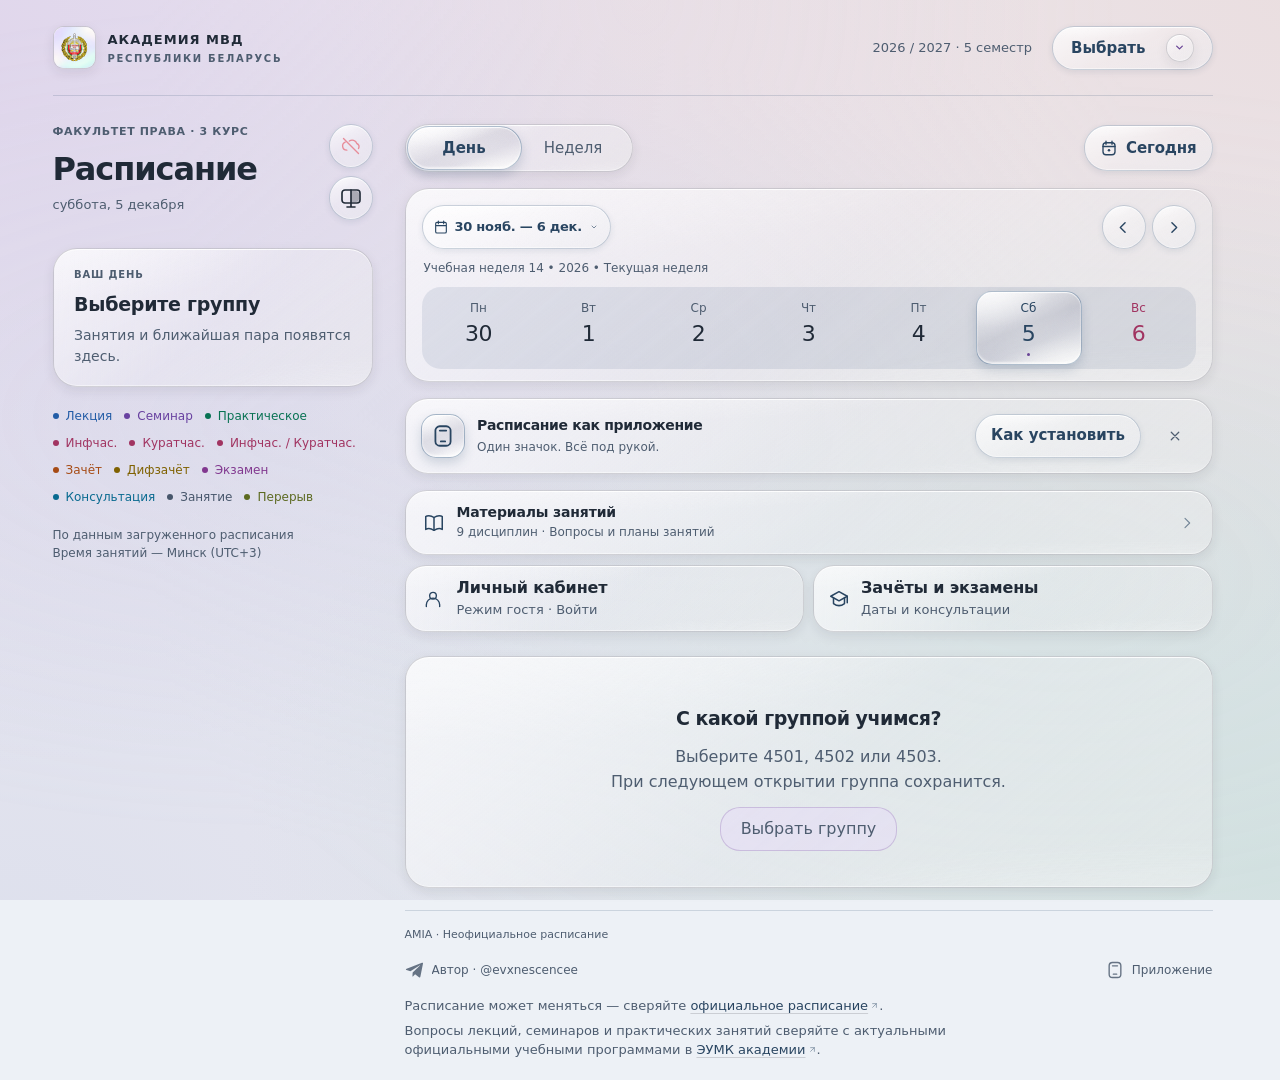
<file: index.html>
<!doctype html>
<html lang="ru"><head><meta charset="UTF-8"><meta name="viewport" content="width=device-width,initial-scale=1,viewport-fit=cover"><meta name="theme-color" content="#15151b"><meta name="apple-mobile-web-app-capable" content="yes"><meta name="apple-mobile-web-app-status-bar-style" content="black-translucent"><title>Расписание</title><script>
// Present the completed first layout, including the deferred install invitation.
// If initialization fails, leave the page usable rather than hidden indefinitely.
(function () {
  const root = document.documentElement;
  root.setAttribute('data-ui-booting', '');
  let timer;
  const finish = () => { clearTimeout(timer); root.removeAttribute('data-ui-booting'); };
  window.scheduleBoot = { finish };
  timer = setTimeout(finish, 2500);
})();
// Apply the saved theme before first paint. Storage may be unavailable in a WebView.
(function () {
  var preference = 'system';
  try { var saved = localStorage.getItem('sched_theme'); if (['dark','light','system'].indexOf(saved) !== -1) preference = saved; } catch (_) {}
  var media = window.matchMedia ? window.matchMedia('(prefers-color-scheme: dark)') : null;
  function apply() {
    var theme = preference === 'system' ? (media && media.matches ? 'dark' : 'light') : preference;
    document.documentElement.dataset.theme = theme;
    document.documentElement.dataset.appearance = preference;
    document.documentElement.style.colorScheme = theme;
    const icon=document.querySelector('link[rel="apple-touch-icon"]'),manifest=document.querySelector('link[rel="manifest"]');
    if(icon){icon.href=theme==='light'?'./icon-light.png?v=23':'./apple-touch-icon.png?v=7';icon.removeAttribute('sizes');}
    if(manifest)manifest.href=theme==='light'?'./manifest-light.webmanifest?v=30':'./manifest.webmanifest?v=30';
    document.querySelector('meta[name="theme-color"]').content = theme === 'dark' ? '#15151b' : '#f5f3f8';
    document.querySelector('meta[name="apple-mobile-web-app-status-bar-style"]').content = theme === 'dark' ? 'black-translucent' : 'default';
    document.dispatchEvent(new Event('schedule-theme-change'));
  }
  window.scheduleTheme = { apply: apply, get: function () { return preference; }, set: function (value) {
    if (['dark','light','system'].indexOf(value) === -1) return;
    preference = value;
    try { localStorage.setItem('sched_theme', value); } catch (_) {}
    apply();
  }};
  if (media) { if (media.addEventListener) media.addEventListener('change', apply); else if (media.addListener) media.addListener(apply); }
  window.addEventListener('storage', function (event) {
    if (event.key === 'sched_theme' || event.key === null) {
      preference = ['dark','light','system'].indexOf(event.newValue) !== -1 ? event.newValue : 'system';
      apply();
    }
  });
  apply();
})();
</script><style>:root{color-scheme:dark;--bg:#15151b;--text:#f6f4f8;--muted:#b7b3c2;--blue:#d1c3f2;--border:rgba(196,218,255,.15);font-family:-apple-system,BlinkMacSystemFont,"Segoe UI",sans-serif;font-size:16px}*{box-sizing:border-box}body{margin:0;background:var(--bg);color:var(--text);min-height:100vh}button,a{-webkit-tap-highlight-color:transparent}button{font:inherit;color:inherit;cursor:pointer;min-height:44px;border:0}button:focus-visible,a:focus-visible{outline:2px solid #94c4ff;outline-offset:4px}button:active{transform:scale(.95)}button{transition:background .2s,transform .25s,box-shadow .25s}button:disabled{opacity:.28;cursor:default}.ambient{position:fixed;inset:0;z-index:-1;background:radial-gradient(ellipse at 2% 38%,#76638635,transparent 48%),radial-gradient(ellipse at 90% 10%,#9f7b7040,transparent 43%),radial-gradient(ellipse at 65% 100%,#53796c30,transparent 40%),#15151b}.shell{max-width:1216px;margin:auto;padding:0 48px}header{height:116px;display:flex;align-items:center;gap:24px;border-bottom:1px solid #ffffff0e}.brand{display:flex;align-items:center;gap:12px;text-decoration:none;color:inherit;font-size:13px;font-weight:700;letter-spacing:1.6px}.brand-sub{display:block;font-size:9px;color:var(--muted);margin-top:6px;letter-spacing:1.7px}.brand-icon{display:grid;place-items:center;font-family:Georgia,serif;font-size:29px;width:43px;height:48px;border:1px solid #91b0d05c;border-radius:14px 14px 20px 20px;color:#cfdef7;background:linear-gradient(140deg,#cce2ff21,#7da6df04)}.header-note{margin-left:auto;color:var(--muted);font-size:13px}.glass{background:linear-gradient(130deg,#dae9ff16,#abcaff07 50%,#9ebfe912);border:1px solid var(--border);box-shadow:inset 0 1px 0 #ffffff0c,0 16px 50px #00000013;backdrop-filter:blur(28px) saturate(145%);-webkit-backdrop-filter:blur(28px) saturate(145%)}.group{padding:0 18px;border-radius:26px;font-size:14px;font-weight:600;display:flex;align-items:center;gap:20px}.group span{color:#bbd4f7}.workspace{display:grid;grid-template-columns:270px minmax(0,1fr);gap:70px;padding-top:46px}aside{position:sticky;top:40px;align-self:start}.eyebrow{font-size:11px;font-weight:600;letter-spacing:1.7px;color:var(--muted)}h1{font-size:49px;line-height:1.07;letter-spacing:-2px;font-weight:650;margin:22px 0}h1>span{color:#78adff}.intro p{font-size:14px;color:var(--muted);line-height:1.5}.summary{border-radius:24px;padding:23px;margin-top:42px}.summary h3{font-size:23px;font-weight:550;letter-spacing:-.6px;margin:16px 0 8px}.summary p{font-size:14px;color:var(--muted);line-height:1.6;margin:0}.summary .sum-time{color:#8cbaff;font-size:14px;margin-top:14px}.legend{display:flex;flex-wrap:wrap;gap:14px;margin-top:30px;font-size:12px;color:var(--muted)}.legend span{display:flex;align-items:center;gap:7px}.legend i{width:6px;height:6px;border-radius:50%;background:var(--color)}.lecture{--color:#85adff}.seminar{--color:#c2a0ff}.practice{--color:#6cdbc2}.source-note{font-size:12px;line-height:1.8;color:#b5adbf;margin-top:34px}.source-note span{color:#a09aa9}.toolbar{display:flex;align-items:center;justify-content:space-between;margin-bottom:22px}.segmented{position:relative;display:flex;border:1px solid var(--border);border-radius:28px;padding:4px;background:#00000025;width:228px}.segmented>span{position:absolute;inset:4px auto 4px 4px;width:calc(50% - 4px);background:linear-gradient(150deg,#cfddff2b,#9ab8ef17);box-shadow:inset 0 1px 0 #fff3,0 3px 12px #0002;border-radius:24px;transition:transform .4s cubic-bezier(.2,.8,.2,1)}.segmented button{width:50%;background:transparent;z-index:1;font-size:14px;color:var(--muted);min-height:38px}.segmented button[aria-pressed=true]{color:white;font-weight:600}.today-btn{background:transparent;color:#e0d4f5;padding:0 8px;font-size:17px;display:flex;gap:8px;align-items:center}.today-btn span{font-size:14px}.calendar{border-radius:28px;padding:25px 24px 19px}.week-nav{display:flex;align-items:center;justify-content:space-between;margin-bottom:23px}h2{font-size:21px;letter-spacing:-.5px;margin:0;font-weight:600}.week-nav p{font-size:12px;color:var(--muted);margin:7px 0 0}.arrows{display:flex;gap:8px}.arrows button{width:42px;border-radius:50%;font-size:27px;background:#ffffff09;border:1px solid #ffffff0a}.days{display:grid;grid-template-columns:repeat(7,minmax(0,1fr));gap:6px}.day{border-radius:18px;background:transparent;min-width:0;padding:10px 0 9px;display:flex;flex-direction:column;align-items:center;gap:9px}.day .dow{font-size:12px;color:var(--muted)}.day .date{font-size:22px;font-weight:500;letter-spacing:-.6px}.day .dot{height:3px;width:3px;background:#89a8d480;border-radius:50%}.day.today .dow{color:#d6c6f7}.day.today .dot{background:#d6c6f7}.day.selected{background:linear-gradient(155deg,#aacdff35,#79a8fb18);box-shadow:inset 0 1px 0 #fff4,0 4px 18px #030d2566;border:1px solid #b5d7ff44;padding:9px 0 8px}.day.selected .dow{color:#d3e5ff}.day.selected .dot{background:#b6d6ff}.section-head{display:flex;align-items:baseline;gap:12px;margin:30px 2px 17px}.section-head h2{font-size:19px}.section-head>span{font-size:12px;color:var(--muted)}.section-head .count{margin-left:auto}.lesson-list{display:flex;flex-direction:column;gap:12px}.lesson{position:relative;display:grid;grid-template-columns:65px 1fr;gap:18px;padding:23px 23px 20px;border-radius:23px;background:linear-gradient(120deg,#aecfff0e,#aecfff06);border:1px solid #ece5f51f;box-shadow:inset 0 1px 0 #ffffff05;animation:arrive .45s both;animation-delay:calc(var(--i)*40ms)}.lesson:after{content:'';position:absolute;left:0;top:24px;height:28px;width:2px;border-radius:3px;background:var(--color,#bdb4c9)}.time{font-variant-numeric:tabular-nums}.time strong{font-size:20px;letter-spacing:-.5px;display:block;font-weight:550}.time .end{font-size:14px;display:block;color:var(--muted);margin-top:5px}.time small{display:block;font-size:11px;color:#b2adbb;margin-top:17px}.lesson-top{display:flex;gap:8px;align-items:center;margin-bottom:10px;flex-wrap:wrap}.type{font-size:11px;color:var(--color);background:color-mix(in srgb,var(--color) 11%,transparent);padding:4px 9px;border-radius:7px;font-weight:600}.status{margin-left:auto;font-size:11px;color:#b9b4c0}.lesson h3{font-size:18px;line-height:1.35;font-weight:550;letter-spacing:-.3px;margin:0 0 11px}.teacher{font-size:14px;color:#d8d3de;line-height:1.5}.meta{display:flex;gap:10px 18px;flex-wrap:wrap;font-size:13px;color:var(--muted);margin-top:9px;line-height:1.5}.meta span{display:flex;gap:6px;align-items:center}.lesson.past{background:#d6d0dc04}.past h3{color:#b9b5c1}.past .time strong{color:#b9b5c1}.current{border-color:#7aabff77;background:linear-gradient(120deg,#46699e38,#57729e15);box-shadow:inset 0 1px 0 #c3dcff29,0 0 34px #518efa0b}.current .status{color:#99c3ff}.live{margin-top:14px;font-size:12px;color:#9fc8ff}.track{height:3px;background:#b9d7ff16;border-radius:3px;margin-top:9px;overflow:hidden}.track span{display:block;height:100%;background:#8ebaff}.empty{padding:36px 24px;border:1px dashed #99b7de27;border-radius:24px;text-align:center;color:var(--muted);line-height:1.6}.empty h3{color:#dbe8ff;font-size:19px;margin:10px 0}.empty button{background:#94bbff1c;border:1px solid #b7d4ff30;border-radius:20px;padding:0 20px;margin-top:12px}.original{margin-top:12px;font-size:12px;color:var(--muted)}.original summary{cursor:pointer;padding:6px 0}.original p{line-height:1.6}footer{display:flex;justify-content:space-between;color:#a9a3b2;font-size:11px;letter-spacing:1px;padding:32px 3px 40px}footer span{letter-spacing:0}.group-dialog{color:var(--text);border:1px solid #b6d4ff30;border-radius:30px;background:#26242ef5;box-shadow:inset 0 1px 0 #ffffff25,0 30px 100px #0008;backdrop-filter:blur(40px);padding:16px 26px 28px;width:min(420px,calc(100% - 24px))}.group-dialog.is-open{animation:arrive .35s both}.handle{width:35px;height:4px;background:#b5cae74d;border-radius:10px;margin:0 auto 20px}.dialog-head{display:flex;justify-content:space-between;align-items:center}.dialog-head button{width:44px;border-radius:50%;background:#ffffff0a;font-size:24px}.group-dialog p{font-size:14px;color:var(--muted);line-height:1.7}#groups{display:grid;gap:10px;margin-top:22px}#groups button{border-radius:16px;background:#ffffff09;border:1px solid #ffffff12;padding:16px;text-align:left}#groups button[aria-pressed=true]{border-color:#7daaff;background:#7daaff1c}#groups span{float:right;color:#9ec0ff}@keyframes arrive{from{opacity:0;transform:translateY(9px)}to{opacity:1;transform:translateY(0)}}@media(hover:hover){button:hover{background-color:#afcfff17}.lesson:hover{border-color:#a5c5f538}}@media(max-width:950px){.shell{padding:0 28px}.workspace{gap:32px;grid-template-columns:230px minmax(0,1fr)}h1{font-size:42px}.header-note{display:none}.group{margin-left:auto}.calendar{padding:20px 16px}.lesson{padding:20px 16px;gap:12px}}
@media(max-width:700px){.shell{padding:0 18px}header{height:88px;gap:10px;padding-top:env(safe-area-inset-top)}.brand{font-size:10px;letter-spacing:1px;gap:9px}.brand-sub{font-size:7px;letter-spacing:1px}.brand-icon{height:36px;width:32px;font-size:24px;border-radius:10px 10px 15px 15px}.group{font-size:13px;padding:0 13px;gap:8px}.workspace{display:block;padding-top:25px}aside{position:static}.eyebrow{font-size:10px;letter-spacing:1.2px}h1{font-size:34px;letter-spacing:-1.2px;margin:10px 0 7px}h1 br{display:none}.intro p{margin:0;font-size:13px}.summary{margin:21px 0;padding:16px 18px;border-radius:21px;position:relative}.summary>.eyebrow{font-size:9px}.summary h3{font-size:18px;margin:7px 0 4px}.summary p{font-size:13px}.summary .sum-time{margin-top:7px;font-size:12px}.legend,.source-note{display:none}.toolbar{margin:22px 0 16px}.segmented{width:205px}.calendar{border-radius:25px;padding:20px 14px 13px}.week-nav{margin-bottom:17px;padding:0 4px}.week-nav h2{font-size:19px}.days{gap:3px}.day{border-radius:16px;gap:8px}.day .date{font-size:20px}.lesson{grid-template-columns:56px 1fr;gap:12px;padding:18px 16px;border-radius:22px}.lesson h3{font-size:17px}.time strong{font-size:18px}.teacher{font-size:14px}.meta{font-size:13px;gap:6px 12px}.section-head{margin-top:25px}.section-head h2{font-size:18px}.section-head{gap:8px}.section-head>span{font-size:11px}.type,.status{font-size:10px}.empty{padding:27px 18px}.group-dialog{margin:auto auto 0;width:100%;max-width:520px;border-radius:28px 28px 0 0;padding-bottom:calc(26px + env(safe-area-inset-bottom))}footer{padding-bottom:calc(25px + env(safe-area-inset-bottom))}}
@media(prefers-reduced-motion:reduce){*,*:before,*:after{animation:none!important;transition:none!important;scroll-behavior:auto!important}}@supports not (backdrop-filter:blur(1px)){.glass{background:#27252e}.group-dialog{background:#26242e}}
/* Pearl glass: neutral surfaces with restrained coloured refraction. */
:root{--border:rgba(245,235,255,.16);--live:#a6efd0}
.ambient{background:radial-gradient(ellipse at 0% 25%,#75628438,transparent 50%),radial-gradient(ellipse at 95% 4%,#a8857240,transparent 45%),radial-gradient(ellipse at 74% 92%,#537c6e33,transparent 48%),#15151b}
.glass{background:linear-gradient(135deg,#fff6ed18,#e9daff09 48%,#d6fff00e);border-color:#fff1ff25;box-shadow:inset 0 1px 0 #fff9f329,inset 0 -1px 0 #d2c3ed0b,0 14px 40px #0002;backdrop-filter:blur(32px) saturate(125%);-webkit-backdrop-filter:blur(32px) saturate(125%)}
.brand-icon{color:#ebe4ed;border-color:#e4d7e54d;background:linear-gradient(145deg,#fff4e523,#e4d4ff08)}.brand-sub{font-size:10px}.brand{letter-spacing:1px}.header-note{font-size:13px}.group span{color:#e1d6ef}h1{font-size:45px;line-height:1.1;letter-spacing:-1.8px;overflow-wrap:normal}.workspace{grid-template-columns:260px minmax(0,1fr);gap:52px}.eyebrow{font-size:12px;letter-spacing:1px}.intro p{font-size:15px}.summary{padding:20px;margin-top:30px}.summary p{font-size:16px}.summary .sum-time{color:#dfcfef;font-size:14px}.source-note{font-size:13px}.legend{font-size:13px}
.segmented>span{background:linear-gradient(135deg,#fff8ef33,#e1d0fa1a);box-shadow:inset 0 1px 0 #fff7,0 3px 12px #0003}.segmented button{font-size:15px}.today-btn{color:#e0d4f5}.calendar{padding:20px 22px 14px}.week-nav{margin-bottom:15px}.week-nav p{font-size:13px}.day.selected{background:linear-gradient(140deg,#fff3e83d,#dbbeff22 60%,#c7f7e51a);border-color:#eee0ff5c;box-shadow:inset 0 1px 0 #fff7,0 5px 16px #0003}.day.selected .dow{color:#f4eefa}.day .dot{background:#c0b7cb80}.day.selected .dot{background:#ebdcff}.day.today .dot{background:#d8c6fa}.section-head>span{font-size:13px}
.lesson{display:block;padding:18px 20px 12px;border-radius:22px;background:linear-gradient(120deg,#fffaef0e,#e4d4ff08 65%,#defaea08);border:1px solid #e8deef24;box-shadow:inset 0 1px 0 #fff5f00c;backdrop-filter:blur(20px);-webkit-backdrop-filter:blur(20px)}.lesson:after{top:20px;height:23px;width:3px}.lesson-heading{display:flex;align-items:center;justify-content:space-between;gap:8px 16px;margin-bottom:10px;flex-wrap:wrap}.time{display:flex;align-items:baseline;gap:12px;flex-wrap:wrap}.time strong{font-size:18px;letter-spacing:-.35px;white-space:nowrap}.time-dash{color:var(--muted);padding:0 5px}.time small{margin:0;font-size:13px;color:var(--muted)}.type{font-size:13px;padding:4px 9px;line-height:1.4}.lesson h3{font-size:21px;font-weight:600;line-height:1.3;margin:0 0 7px;letter-spacing:-.35px;overflow-wrap:anywhere}.teacher{font-size:16px;line-height:1.45;color:#ded9e4}.meta{margin-top:7px;gap:5px 17px;font-size:15px;line-height:1.4}.meta:empty{display:none}.lesson-list{gap:10px}.card-bottom{display:flex;align-items:baseline;gap:6px 12px;flex-wrap:wrap;margin-top:6px}.status{font-size:14px;margin:0;white-space:nowrap}.original{margin:0 0 0 auto;font-size:13px;max-width:100%}.original summary{min-height:32px;padding:7px 0}.original[open]{flex-basis:100%;margin-left:0}.original p{margin:4px 0 8px;font-size:14px;overflow-wrap:anywhere}.original[open] summary{text-align:left}.past{border-color:#ddd4e413;background:#ffffff03;box-shadow:none;backdrop-filter:none;-webkit-backdrop-filter:none}.past:after{background:#ada7b740}.past h3,.past .time strong{color:#ada8b6}.past .teacher,.past .meta,.past .time small{color:#a9a4b0}.past .type{color:#b2acbd;background:#ddd3ee08}.past .status{color:#b9b4c0}.past .original{color:#aaa4b2}.current{border-color:#c2ffe58c;background:linear-gradient(125deg,#acf5d91b,#ecddff10 58%,#b2ffd60b);box-shadow:inset 0 1px 0 #e8fff85c,0 0 0 1px #a5efca12,0 9px 30px #81dcb50c}.current:after{background:var(--live);top:18px;bottom:18px;height:auto}.current h3{color:#f9fffc}.live{display:flex;flex-wrap:wrap;align-items:center;justify-content:space-between;gap:8px;margin-top:12px;font-size:14px;color:var(--live)}.current .status{display:flex;gap:7px;align-items:center;color:var(--live);font-weight:600}.current .status i{width:7px;height:7px;border-radius:50%;background:var(--live);box-shadow:0 0 0 4px #a6efd013;animation:live-breathe 2.5s ease-in-out infinite}.track{flex-basis:100%;margin:0;height:4px;background:#b5ead91c}.track span{background:linear-gradient(90deg,#b3d8cd,#acf4ce);border-radius:8px;transition:width .6s ease}.started{border-color:#f0cc9255}.started .status{white-space:normal;color:#e6c795}@keyframes live-breathe{50%{box-shadow:0 0 0 6px #a6efd008;opacity:.65}}
footer{display:block;letter-spacing:0;border-top:1px solid #e4d5ee15;margin-top:28px;padding:21px 2px 35px;font-size:13px;color:#b7afc2}.footer-top{display:flex;justify-content:space-between;align-items:center;flex-wrap:wrap;gap:8px 18px}.footer-top a{color:#e3d5f3;text-decoration:none;min-height:44px;display:inline-flex;align-items:center}.footer-top a:hover{text-decoration:underline}footer p{line-height:1.65;font-size:13px;max-width:620px;margin:8px 0 0;color:#a9a2b5}.empty button{background:#ead6ff16;border-color:#ead6ff30}.empty{border-color:#ebddfa25}.empty h3{color:#e8e0ef}#groups button[aria-pressed=true]{border-color:#d4bcea;background:#d4bcea1a}#groups span{color:#e2cbf8}button:focus-visible,a:focus-visible{outline-color:#dfc7fb}
@media(max-width:950px){.workspace{grid-template-columns:220px minmax(0,1fr);gap:28px}h1{font-size:39px}}
@media(max-width:700px){.workspace{display:block;padding-top:20px}.shell{padding:0 15px}h1{font-size:35px;letter-spacing:-1.2px;margin:9px 0 7px}.eyebrow{font-size:12px}.intro p{font-size:14px}.brand-sub{font-size:8px}.summary{margin:18px 0;padding:14px 16px}.summary>.eyebrow{font-size:12px}.summary h3{font-size:19px}.summary p{font-size:15px}.summary .sum-time{font-size:14px}.toolbar{margin:18px 0 14px}.calendar{padding:17px 12px 12px}.day .dow{font-size:13px}.day .date{font-size:22px}.day{gap:7px;padding-top:8px;padding-bottom:7px}.day.selected{padding-top:7px;padding-bottom:6px}.lesson{padding:15px 16px 10px}.lesson-heading{gap:7px 10px;margin-bottom:8px}.time{gap:8px}.time strong{font-size:17px}.time small{font-size:12px}.lesson h3{font-size:20px}.teacher{font-size:16px}.meta{font-size:15px;gap:5px 13px}.type{font-size:12px;padding:3px 8px}.status,.live{font-size:14px}.section-head>span{font-size:12px}.original{font-size:13px}.section-head{margin:23px 2px 13px}.card-bottom{margin-top:5px}.footer-top{display:block}.footer-top a{margin-top:3px}footer{margin-top:24px;padding-bottom:calc(24px + env(safe-area-inset-bottom))}}
@media(prefers-reduced-motion:reduce){.current .status i{animation:none}.track span{transition:none}}
@supports not (backdrop-filter:blur(1px)){.glass,.lesson{background:#28252e}.current{background:#24352f}.past{background:#1e1d24}}

/* A visible, softly refracted spectrum behind the glass. */
body{isolation:isolate}.ambient{z-index:0;pointer-events:none;background:radial-gradient(ellipse at 6% 16%,#71509b88,transparent 51%),radial-gradient(ellipse at 94% 2%,#c47d626e,transparent 49%),radial-gradient(ellipse at 87% 83%,#387e7566,transparent 50%),radial-gradient(ellipse at 15% 95%,#455c984a,transparent 48%),#15151b}.shell{position:relative;z-index:1}.glass{background:linear-gradient(130deg,#fff5ed20,#efdfff0c 55%,#dcfff311);box-shadow:inset 0 1px 0 #fffcf54a,inset 0 -1px 0 #eddaff12,0 12px 36px #0002}.lesson{background:linear-gradient(125deg,#fff6ee12,#ede0ff0b 65%,#defff10a)}.past{background:#211e281f}.current{background:linear-gradient(125deg,#b7f6d924,#e5d5ff15 60%,#bdffe510)}.card-bottom:empty{display:none}.card-bottom{margin-top:10px}.lesson{padding-bottom:17px}footer p{color:#c2b9cb;font-size:14px}.footer-top{font-size:14px}footer{border-top-color:#f1e4ff26}h1{color:#fbf5ff}
@media(max-width:700px){.lesson{padding-bottom:15px}.ambient{background:radial-gradient(ellipse at -15% 10%,#76549b99,transparent 52%),radial-gradient(ellipse at 110% 27%,#b3786766,transparent 48%),radial-gradient(ellipse at 55% 95%,#3e857266,transparent 53%),#15151b}}
@supports not (backdrop-filter:blur(1px)){.glass,.lesson{background:#2c2633}.current{background:#2b3d36}.past{background:#242129}}

/* Explicit visibility and a regular overlay avoid native-dialog dependencies. */
.group-overlay[hidden]{display:none!important;pointer-events:none!important}
.group-overlay{position:fixed;inset:0;z-index:100;display:flex;align-items:center;justify-content:center;background:#0008;padding:12px;overflow:auto;-webkit-overflow-scrolling:touch}
.group-dialog{position:relative;margin:auto;max-height:calc(100vh - 24px);overflow:auto;border:1px solid #b6d4ff30}
body.group-open{overflow:hidden}
button,a{touch-action:manipulation}
#segThumb,.handle{pointer-events:none}
@media(max-width:700px){.group-overlay{padding:0;align-items:flex-end}.group-dialog{margin:auto auto 0;max-height:calc(100vh - env(safe-area-inset-top) - 12px)}}

/* Three explicit appearance preferences; the system setting follows live changes. */
.theme-settings{display:flex;align-items:center;justify-content:flex-end;gap:12px;padding:16px 0 0}
.theme-label{font-size:13px;color:var(--muted)}
.theme-switch{display:flex;gap:3px;padding:4px;border:1px solid var(--border);border-radius:24px;background:#ffffff08}
.theme-switch button{min-height:44px;padding:0 14px;border-radius:20px;background:transparent;color:var(--muted);font-size:13px;white-space:nowrap}
.theme-switch button[aria-pressed=true]{background:#e1cafa26;color:var(--text);box-shadow:inset 0 1px 0 #ffffff30}
:root[data-theme=light]{color-scheme:light;--bg:#f5f3f8;--text:#282333;--muted:#62596f;--blue:#694496;--border:#70608030;--live:#176348}
[data-theme=light] .ambient{background:radial-gradient(ellipse at 6% 16%,#dac9ed88,transparent 51%),radial-gradient(ellipse at 94% 2%,#f0d7c96e,transparent 49%),radial-gradient(ellipse at 87% 83%,#c3e4da80,transparent 50%),radial-gradient(ellipse at 15% 95%,#d2dcf04a,transparent 48%),var(--bg)}
[data-theme=light] header,[data-theme=light] footer{border-color:var(--border)}
[data-theme=light] h1,[data-theme=light] .empty h3,[data-theme=light] .current h3{color:var(--text)}
[data-theme=light] .glass{background:linear-gradient(130deg,#ffffffc9,#ffffff70 55%,#f5fff9a6);border-color:var(--border);box-shadow:inset 0 1px 0 #fff,0 12px 36px #4934580c}
[data-theme=light] .brand-icon{color:#624474;border-color:#947ba650;background:linear-gradient(145deg,#fff9ef,#e8dff4)}
[data-theme=light] .group span,[data-theme=light] .summary .sum-time,[data-theme=light] .today-btn,[data-theme=light] .footer-top a,[data-theme=light] #groups span{color:#694496}
[data-theme=light] .source-note,[data-theme=light] .source-note span,[data-theme=light] footer,[data-theme=light] footer p{color:var(--muted)}
[data-theme=light] .segmented,[data-theme=light] .theme-switch{background:#76618a0b}
[data-theme=light] .segmented>span,[data-theme=light] .theme-switch button[aria-pressed=true]{background:#fff;box-shadow:0 2px 8px #49345814}
[data-theme=light] .segmented button[aria-pressed=true]{color:var(--text)}
[data-theme=light] .arrows button,[data-theme=light] .dialog-head button{background:#7461870c;border-color:var(--border)}
[data-theme=light] .day.selected{background:linear-gradient(140deg,#fff8ef,#e6d8f7 60%,#e3f4eb);border-color:#9473b366;box-shadow:inset 0 1px 0 #fff,0 4px 14px #49345812}
[data-theme=light] .day.selected .dow,[data-theme=light] .day.today .dow{color:#67458c}
[data-theme=light] .day .dot{background:#7d718e}
[data-theme=light] .day.selected .dot,[data-theme=light] .day.today .dot{background:#694496}
[data-theme=light] .lesson{background:linear-gradient(125deg,#ffffffba,#faf6ff99 65%,#f6fffaaa);border-color:var(--border);box-shadow:inset 0 1px 0 #fff}
[data-theme=light] .teacher{color:#4f475d}
[data-theme=light] .type{color:color-mix(in srgb,var(--color) 48%,#171020);background:color-mix(in srgb,var(--color) 20%,#fff)}
[data-theme=light] .lesson.past{background:#ffffff50;box-shadow:none}
[data-theme=light] .past h3,[data-theme=light] .past .time strong{color:#645b70}
[data-theme=light] .past .teacher,[data-theme=light] .past .meta,[data-theme=light] .past .time small,[data-theme=light] .status,[data-theme=light] .past .original{color:#71677c}
[data-theme=light] .past .type{color:#71677c;background:#7461870c}
[data-theme=light] .past:after{background:#97899f}
[data-theme=light] .lesson.current{border-color:#408b6c88;background:linear-gradient(125deg,#e1f3e9,#f3edf9 60%,#e9f6ee);box-shadow:inset 0 1px 0 #fff,0 9px 30px #236b490b}
[data-theme=light] .current .status{color:var(--live)}
[data-theme=light] .track{background:#17634820}
[data-theme=light] .track span{background:linear-gradient(90deg,#4c9076,#176348)}
[data-theme=light] .started{border-color:#98702566}
[data-theme=light] .started .status{color:#805b19}
[data-theme=light] .empty{border-color:#80679355}
[data-theme=light] .empty button{background:#e6d8f770;border-color:#9473b355}
[data-theme=light] .group-overlay{background:#28233355}
[data-theme=light] .group-dialog{background:#f7f4fcf7;border-color:var(--border);box-shadow:0 30px 100px #35254333}
[data-theme=light] .handle{background:#8d7e9b66}
[data-theme=light] #groups button{background:#ffffff80;border-color:var(--border)}
[data-theme=light] #groups button[aria-pressed=true]{border-color:#9473b3;background:#e8daf5}
[data-theme=light] button:focus-visible,[data-theme=light] a:focus-visible{outline-color:#694496}
@media(max-width:700px){.theme-settings{justify-content:space-between;padding-top:12px;gap:6px}.theme-switch button{padding:0 11px;font-size:12px}}
@supports not (backdrop-filter:blur(1px)){[data-theme=light] .glass,[data-theme=light] .lesson{background:#faf8fc}[data-theme=light] .lesson.current{background:#e5f2eb}[data-theme=light] .lesson.past{background:#f0edf4}}

.date-tools{display:flex;align-items:center;justify-content:space-between;flex-wrap:wrap;gap:10px 16px;margin:0 0 16px}
.date-picker{display:flex;align-items:center;gap:10px;font-size:13px;color:var(--muted)}
.date-picker input{font:inherit;color:var(--text);background:#ffffff0c;border:1px solid var(--border);border-radius:14px;min-height:44px;padding:8px 12px;max-width:100%;min-width:0}
.date-picker input:focus-visible{outline:2px solid var(--control-focus);outline-offset:3px}
.offline-status{font-size:12px;color:var(--muted);line-height:1.5;max-width:290px}
[data-theme=light] .date-picker input{background:#ffffff90}

/* Compact glass appearance controls. */
.theme-settings{justify-content:flex-end;gap:9px;padding-top:12px}
.theme-switch,.offline-status{background:linear-gradient(145deg,#ffffff21,#ffffff08 55%,#d6baff16);border:1px solid #ffffff26;box-shadow:inset 0 1px 0 #ffffff42,inset 0 -1px 0 #ffffff0a,0 5px 18px #00000014;backdrop-filter:blur(24px) saturate(160%);-webkit-backdrop-filter:blur(24px) saturate(160%)}
.theme-switch{gap:0;padding:3px;border-radius:28px}
.theme-switch button{display:grid;place-items:center;width:44px;height:44px;min-height:44px;padding:0;border-radius:50%;color:var(--muted);position:relative}
.theme-switch svg,.offline-status svg{width:20px;height:20px;display:block}
.theme-switch button[aria-pressed=true]{background:linear-gradient(145deg,#eee3ff40,#cfb9ec16);color:#f1e9ff;box-shadow:inset 0 1px 1px #ffffff6b,inset 0 -1px 1px #ffffff18,0 2px 7px #0002}
.offline-status{position:relative;display:grid;place-items:center;flex:none;width:44px;height:44px;min-height:44px;padding:0;border-radius:50%;color:var(--muted);cursor:pointer}
.offline-status[data-state=ready],.offline-status[data-state=offline]{color:#9bddc2}
.offline-status[data-state=error]{color:#ebbd92}
.offline-hint{position:absolute;top:calc(100% + 12px);right:0;z-index:20;width:max-content;max-width:min(260px,calc(100vw - 30px));padding:11px 14px;border-radius:14px;border:1px solid var(--border);background:#282330;color:var(--text);box-shadow:0 8px 28px #0003;font-size:12px;line-height:1.5;text-align:left;opacity:0;clip-path:inset(50%);pointer-events:none}
.offline-status:focus .offline-hint,.offline-status:hover .offline-hint{opacity:1;clip-path:none}
[data-theme=light] .theme-switch,[data-theme=light] .offline-status{background:linear-gradient(145deg,#ffffffe6,#ffffff65 55%,#ede0ff60);border-color:#ffffffcc;box-shadow:inset 0 1px 1px #fff,0 4px 18px #503d6712}
[data-theme=light] .theme-switch button[aria-pressed=true]{background:linear-gradient(145deg,#ffffffec,#d9c5f278);color:#654486;box-shadow:inset 0 1px 0 #fff,0 2px 8px #57377420}
[data-theme=light] .offline-status[data-state=ready],[data-theme=light] .offline-status[data-state=offline]{color:#276b53}
[data-theme=light] .offline-status[data-state=error]{color:#965324}
[data-theme=light] .offline-hint{background:#faf7ff}
@supports not (backdrop-filter:blur(1px)){.theme-switch,.offline-status{background:#302a3b}[data-theme=light] .theme-switch,[data-theme=light] .offline-status{background:#eee7f5}}

/* Vertical appearance controls beneath the offline indicator. */
.theme-settings{flex-direction:column;align-items:flex-end;gap:8px}
.theme-settings .offline-status{order:-1;margin-right:4px}
.theme-switch{flex-direction:column;border-radius:28px}
.offline-hint{top:0;right:calc(100% + 12px);max-width:min(260px,calc(100vw - 86px))}

/* Controls share the title area, without a separate row. */
.intro{position:relative;padding-right:62px;min-height:100px}
.intro h1{font-size:35px;letter-spacing:-1.2px}
.intro .eyebrow{line-height:1.5;display:block}
.theme-settings{position:absolute;right:0;top:0;width:44px;padding:0;gap:8px;z-index:5}
.theme-settings .offline-status{margin:0;order:-1}
.theme-toggle{display:grid;place-items:center;width:44px;height:44px;min-height:44px;padding:0;border-radius:50%;color:var(--text);background:linear-gradient(145deg,#ffffff21,#ffffff08 55%,#d6baff16);border:1px solid #ffffff26;box-shadow:inset 0 1px 0 #ffffff42,0 5px 18px #00000014;backdrop-filter:blur(24px) saturate(160%);-webkit-backdrop-filter:blur(24px) saturate(160%)}
.theme-toggle svg{width:20px;height:20px}
.theme-switch[hidden]{display:none!important}
.theme-switch{position:absolute;right:-4px;top:104px;z-index:10;background:linear-gradient(145deg,#453950f5,#282332f5);box-shadow:inset 0 1px 0 #ffffff42,0 12px 32px #0004}
[data-theme=light] .theme-toggle{background:linear-gradient(145deg,#ffffffe6,#ffffff65 55%,#ede0ff60);border-color:#ffffffcc;box-shadow:inset 0 1px 1px #fff,0 4px 18px #503d6712}
[data-theme=light] .theme-switch{background:linear-gradient(145deg,#fffefa,#eee5f9f5)}
@media(min-width:701px) and (max-width:950px){.intro h1{font-size:28px}}
@media(max-width:360px){.intro h1{font-size:30px}}

/* Shared liquid-glass navigation, warm lavender and pearl highlights. */
:root{--control-ink:#eee5ef;--control-edge:#eddfed36;--control-glass:linear-gradient(145deg,#fff3e72e,#e5cfdf10 52%,#e3d4e51b);--control-shadow:inset 0 1px 1px #fff8ee6b,inset 0 -1px 1px #ead7ed14,0 5px 14px #100e1726;--control-focus:#d9bedc}
:root[data-theme=light]{--control-ink:#65536c;--control-edge:#ffffffc9;--control-glass:linear-gradient(145deg,#ffffffeb,#f4e9f091 55%,#e8dceca3);--control-shadow:inset 0 1px 1px #fff,inset 0 -1px 1px #c9b5cf38,0 4px 12px #58405d14;--control-focus:#86608e}
.arrows button,.today-btn,.group.glass,.dialog-head button,[data-theme=light] .arrows button,[data-theme=light] .today-btn,[data-theme=light] .group.glass,[data-theme=light] .dialog-head button{background:var(--control-glass);color:var(--control-ink);border:1px solid var(--control-edge);box-shadow:var(--control-shadow);backdrop-filter:blur(22px) saturate(135%);-webkit-backdrop-filter:blur(22px) saturate(135%);transition:transform .18s ease,box-shadow .18s ease,background-color .18s ease}
.ui-chevron,.ui-refresh,.ui-external{display:block;width:20px;height:20px;flex:none}
.arrows{gap:7px;flex:none}
.arrows button{display:grid;place-items:center;width:44px;height:44px;min-height:44px;padding:0;border-radius:50%}
.arrows button .ui-chevron{width:19px;height:19px}
.group .ui-chevron{width:16px;height:16px;opacity:.8}
.toolbar{gap:10px}
.toolbar .segmented{flex:1;min-width:0;width:auto;max-width:228px}
.today-btn{display:inline-flex;align-items:center;justify-content:center;gap:7px;min-height:44px;padding:0 14px;border-radius:24px;flex:none;white-space:nowrap}
.today-btn span{font-size:13px;font-weight:550;letter-spacing:-.15px}
.today-btn .ui-refresh{width:18px;height:18px}
.today-btn:active .ui-refresh{transform:rotate(-35deg)}
.today-btn .ui-refresh{transition:transform .22s ease}
.week-nav{gap:12px}.week-nav>div:first-child{min-width:0}.week-nav h2{line-height:1.3}
#groups .group-action{display:grid;place-items:center;width:28px;height:28px;border-radius:50%;margin-top:-3px;color:var(--control-ink);background:var(--control-glass);border:1px solid var(--control-edge);box-shadow:inset 0 1px 0 #ffffff30}
#groups .group-action svg{width:15px;height:15px}
#groups button[aria-pressed=true]{border-color:#c9a7ce90;background:#d5b6d91c}
.footer-top a{gap:5px}.ui-external{width:15px;height:15px;opacity:.7}
/* The popover and active item deliberately use the page's warm palette. */
.theme-settings .theme-switch{background:linear-gradient(145deg,#4a4048ed,#302930f0 60%,#40343fee);border:1px solid #eeddec45;box-shadow:inset 0 1px 1px #fff3e752,inset 0 -1px 0 #e4cce51c,0 10px 28px #100b1640;backdrop-filter:blur(28px) saturate(115%);-webkit-backdrop-filter:blur(28px) saturate(115%)}
.theme-settings .theme-switch button{color:#cbbfce}
.theme-settings .theme-switch button[aria-pressed=true]{background:linear-gradient(145deg,#f4e7ee4d,#c9aace29);color:#fff3f9;box-shadow:inset 0 1px 1px #fff4ee80,inset 0 -1px 1px #e1cce72a,0 3px 9px #100c1b26}
[data-theme=light] .theme-settings .theme-switch{background:linear-gradient(145deg,#fffaf5f5,#f0e6eef5 65%,#eaddedea);border-color:#ffffffdb;box-shadow:inset 0 1px 1px #fff,0 8px 24px #55365e20}
[data-theme=light] .theme-settings .theme-switch button{color:#7b6a80}
[data-theme=light] .theme-settings .theme-switch button[aria-pressed=true]{background:linear-gradient(145deg,#fffaf9,#dfcbe397);color:#66486d;box-shadow:inset 0 1px 1px #fff,0 2px 7px #6b497321}
button:focus-visible,a:focus-visible,[data-theme=light] button:focus-visible,[data-theme=light] a:focus-visible{outline:2px solid var(--control-focus);outline-offset:3px}
@media(max-width:360px){.today-btn{padding:0 10px;gap:5px}.week-nav{gap:7px}.week-nav h2{font-size:17px}.arrows{gap:5px}}
@supports not (backdrop-filter:blur(1px)){.arrows button,.today-btn,.group.glass{background:#3b323e}[data-theme=light] .arrows button,[data-theme=light] .today-btn,[data-theme=light] .group.glass{background:#f1e8f2}}

/* In-page calendar keeps the date chooser in the same glass palette. */
.date-picker{position:relative;display:block}
.date-picker input[hidden],.date-popover[hidden]{display:none!important}
.date-open{display:flex;align-items:center;gap:10px;min-height:44px;padding:0 13px;border-radius:22px;background:var(--control-glass);color:var(--control-ink);border:1px solid var(--control-edge);box-shadow:var(--control-shadow);backdrop-filter:blur(22px);-webkit-backdrop-filter:blur(22px);font-size:13px;font-weight:500}
.date-open svg{width:18px;height:18px;flex:none}.date-open svg:last-of-type{width:14px;height:14px;opacity:.7;transition:transform .2s}.date-open[aria-expanded=true] svg:last-child{transform:rotate(180deg)}
.date-tools{position:relative;z-index:6}
.date-popover{position:absolute;top:calc(100% + 10px);left:0;width:316px;max-width:calc(100vw - 30px);padding:12px;border-radius:25px;z-index:20;background:linear-gradient(145deg,#453b45f5,#28222df7 65%,#39313cf2);border:1px solid #ecd8ec3d;box-shadow:inset 0 1px 1px #fff2e845,0 16px 40px #100b174d;backdrop-filter:blur(30px) saturate(115%);-webkit-backdrop-filter:blur(30px) saturate(115%);color:var(--text)}
.date-month-nav{display:flex;align-items:center;justify-content:space-between;gap:8px;margin-bottom:12px}.date-month-nav h3{font-size:15px;font-weight:550;text-align:center;margin:0;line-height:1.4;text-transform:capitalize}
.date-month-nav button{display:grid;place-items:center;flex:none;width:44px;height:44px;padding:0;border-radius:50%;background:var(--control-glass);color:var(--control-ink);border:1px solid var(--control-edge);box-shadow:var(--control-shadow)}
.date-month-nav svg{width:17px;height:17px}
.date-weekdays,.date-grid{display:grid;grid-template-columns:repeat(7,minmax(0,1fr));gap:3px}
.date-weekdays{margin-bottom:7px;text-align:center;font-size:11px;color:var(--muted)}
.date-grid button{height:39px;min-height:39px;min-width:0;padding:0;border-radius:13px;background:transparent;color:var(--text);font-size:13px;font-variant-numeric:tabular-nums;border:1px solid transparent;position:relative}
.date-grid button[data-today=true]:after{content:'';position:absolute;bottom:3px;left:calc(50% - 2px);width:4px;height:4px;border-radius:50%;background:#d5b7d9}
.date-grid button[aria-pressed=true]{background:linear-gradient(145deg,#f4e7ee45,#c9aace2b);border-color:#ead6ed57;box-shadow:inset 0 1px 1px #fff4ee70,0 2px 6px #100b1825;color:#fff3f9;font-weight:650}
.date-popover-footer{display:flex;justify-content:space-between;gap:10px;border-top:1px solid var(--border);margin-top:10px;padding-top:8px}
.date-popover-footer button{font-size:12px;padding:0 12px;border-radius:18px;background:transparent;color:var(--control-ink)}
[data-theme=light] .date-popover{background:linear-gradient(145deg,#fffaf7fa,#f1e7f1f7);border-color:#ffffffdb;box-shadow:inset 0 1px 1px #fff,0 12px 32px #55365e24}
[data-theme=light] .date-grid button[aria-pressed=true]{background:linear-gradient(145deg,#fffaf9,#dfcbe397);border-color:#b99fc24d;color:#66486d;box-shadow:inset 0 1px 1px #fff,0 2px 6px #6b497318}
[data-theme=light] .date-grid button[data-today=true]:after{background:#86608e}

/* Compact hierarchy: identity, daily overview, then one navigation row. */
header{height:94px;gap:18px}
.workspace{padding-top:28px;gap:36px}
.intro h1{margin:12px 0 8px}
.summary{margin-top:22px}
.toolbar{margin:0 0 12px}
.calendar{position:relative;z-index:2;padding:16px 18px 12px}
.week-nav{position:relative;z-index:3;gap:10px;align-items:flex-start;margin-bottom:14px}
.week-nav>div:first-child{flex:1;min-width:0}
.week-nav .arrows{padding-top:0}
.week-nav .date-picker{max-width:100%}
.week-nav .date-open{width:fit-content;max-width:100%;min-height:44px;padding:0 10px;gap:6px;border-radius:18px}
.week-nav .date-open svg{width:16px;height:16px}
.week-nav .date-open svg:last-of-type{width:12px;height:12px}
.week-nav #weekLabel{font-size:14px;font-weight:600;line-height:1.35;letter-spacing:-.25px;text-align:left}
.week-nav p{font-size:11px;margin:8px 2px 0;line-height:1.4}
.date-open #dateDisplay[hidden]{display:none}
.section-head{margin:22px 2px 12px}
.lesson-list{gap:10px}
@media(max-width:950px) and (min-width:701px){.workspace{grid-template-columns:220px minmax(0,1fr);gap:24px}.calendar{padding:14px 12px 12px}.week-nav{gap:7px}.arrows{gap:5px}.week-nav .date-open{padding:0 8px}.week-nav #weekLabel{font-size:13px}}
@media(max-width:700px){
 .shell{padding:0 15px}header{height:calc(74px + env(safe-area-inset-top));gap:10px}.brand{gap:8px}.group{min-height:44px;padding:0 12px;gap:8px}
 .workspace{padding-top:16px}.intro{min-height:96px;padding-right:60px}.intro h1{font-size:33px;margin:8px 0 7px}.intro .eyebrow{font-size:11px;letter-spacing:.8px}.intro p{font-size:13px;line-height:1.5}
 .summary{margin:14px 0 18px;padding:13px 16px;border-radius:21px}.summary h3{font-size:18px;margin:6px 0 4px}.summary p{font-size:14px}.summary .sum-time{font-size:13px;margin-top:6px}
 .toolbar{margin:0 0 12px;gap:10px}.toolbar .segmented{max-width:220px}.segmented button{font-size:13px}
 .calendar{padding:14px 12px 11px}.week-nav{gap:8px;margin-bottom:12px}.week-nav .date-open{padding:0 8px}.week-nav #weekLabel{font-size:13px}.week-nav .arrows{gap:5px}
 .date-popover{max-width:calc(100vw - 54px);width:316px}
 .section-head{margin:21px 2px 12px}.lesson{padding:16px 15px 12px}.lesson h3{font-size:16px}.lesson-list{gap:10px}footer{margin-top:22px;padding-top:17px}
}
@media(max-width:360px){header{gap:6px}.brand{font-size:9px}.brand-sub{font-size:7px}.group{font-size:12px;padding:0 10px}.intro h1{font-size:29px}.week-nav .date-open>svg:first-child{display:none}.week-nav #weekLabel{font-size:12px}.week-nav .date-open{gap:4px}.date-popover{padding:10px}.date-grid{gap:2px}.date-grid button{height:37px;min-height:37px}}

/* Final typography, translucent sheet and restrained movement. */
:root{font-family:-apple-system,BlinkMacSystemFont,"SF Pro Text","Segoe UI",sans-serif;font-optical-sizing:auto}
body{-webkit-font-smoothing:antialiased}
.date-month-nav h3{text-transform:none;letter-spacing:-.2px}
.group-overlay{background:#120e1b45;backdrop-filter:blur(4px);-webkit-backdrop-filter:blur(4px)}
.group-overlay .group-dialog{background:linear-gradient(135deg,#75607155,#3e33416b 58%,#53605942);border:1px solid #f3e7f045;box-shadow:inset 0 1px 1px #fff2ea65,inset 0 -1px 1px #ead9ec16,0 24px 80px #0d081b50;backdrop-filter:blur(36px) saturate(145%);-webkit-backdrop-filter:blur(36px) saturate(145%);padding:16px 24px 24px;border-radius:30px;color:var(--text)}
.group-dialog .handle{background:#e6d7e766;width:34px;height:4px;margin-bottom:16px}
.group-dialog .dialog-head h2{font-size:23px;font-weight:600;letter-spacing:-.65px}
.dialog-head button{display:grid;place-items:center;padding:0;height:44px}
.dialog-head button svg{width:20px;height:20px}
.group-dialog p{font-size:14px;line-height:1.55;margin:14px 0 0;color:#e3d9e6}
.group-dialog #groups{gap:9px;margin-top:20px}
.group-dialog #groups button{display:flex;align-items:center;justify-content:space-between;gap:12px;min-height:56px;padding:12px 15px;border-radius:19px;font-size:16px;font-weight:500;letter-spacing:-.25px;background:linear-gradient(135deg,#ffffff14,#ead9e909);border:1px solid #f1dff022;box-shadow:inset 0 1px 0 #fff1e71a}
.group-dialog #groups button[aria-pressed=true]{background:linear-gradient(135deg,#efdaed30,#dab9df1c);border-color:#e5cbe969;box-shadow:inset 0 1px 1px #fff3ee4a,0 3px 10px #130d2112}
.group-dialog #groups .group-action{float:none;margin:0;flex:none}
[data-theme=light] .group-overlay{background:#4d354328}
[data-theme=light] .group-overlay .group-dialog{background:linear-gradient(135deg,#fffaf3b8,#f0e4f0ad 58%,#e5f0e9a3);border-color:#ffffffcc;box-shadow:inset 0 1px 1px #fff,0 22px 70px #56395930}
[data-theme=light] .group-dialog p{color:#706276}
[data-theme=light] .group-dialog .handle{background:#8b728e55}
[data-theme=light] .group-dialog #groups button{background:linear-gradient(135deg,#ffffff70,#fff6fd28);border-color:#bfa8c330;color:var(--text)}
[data-theme=light] .group-dialog #groups button[aria-pressed=true]{background:linear-gradient(135deg,#fff9f7c9,#d9c2e05e);border-color:#ad8ab76b;box-shadow:inset 0 1px 1px #fff,0 3px 10px #71507712}
.group-dialog.is-open{animation:glass-sheet-in .3s cubic-bezier(.2,.8,.2,1) both}
.date-popover:not([hidden]),.theme-switch:not([hidden]){animation:glass-menu-in .2s cubic-bezier(.2,.8,.2,1) both;transform-origin:top right}
.date-popover:not([hidden]){transform-origin:top left}
@keyframes glass-sheet-in{from{opacity:0;transform:translateY(18px) scale(.985)}to{opacity:1;transform:translateY(0) scale(1)}}
@keyframes glass-menu-in{from{opacity:0;transform:translateY(-5px) scale(.97)}to{opacity:1;transform:translateY(0) scale(1)}}
@media(max-width:700px){.group-overlay .group-dialog{width:100%;max-width:520px;border-radius:30px 30px 0 0;padding:15px 22px calc(22px + env(safe-area-inset-bottom))}.group-dialog .dialog-head h2{font-size:22px}}
@supports not (backdrop-filter:blur(1px)){.group-overlay .group-dialog{background:#39303ef5}[data-theme=light] .group-overlay .group-dialog{background:#f3ecf5f5}}

.group .group-chevron{display:grid;place-items:center;flex:none;width:28px;height:28px;border-radius:50%;background:var(--control-glass);border:1px solid var(--control-edge);box-shadow:inset 0 1px 1px #fff4ec45,0 2px 5px #100b1710;color:var(--control-ink)}
.group .group-chevron svg{width:17px;height:17px;opacity:1}
@media(max-width:360px){.group{gap:6px}.group .group-chevron{width:25px;height:25px}}

.lesson h3{font-size:19px;line-height:1.4;letter-spacing:-.2px}
@media(max-width:700px){.lesson h3{font-size:17px;line-height:1.42}}

/* Match the timetable glass exactly; no independent popover hue. */
.theme-settings .theme-switch{background:linear-gradient(130deg,#fff5ed20,#efdfff0c 55%,#dcfff311);border-color:#fff1ff25;box-shadow:inset 0 1px 0 #fffcf54a,inset 0 -1px 0 #eddaff12,0 12px 36px #0002;backdrop-filter:blur(32px) saturate(125%);-webkit-backdrop-filter:blur(32px) saturate(125%)}
.theme-settings .theme-switch button{color:var(--muted)}
.theme-settings .theme-switch button[aria-pressed=true]{color:var(--text);background:linear-gradient(140deg,#fff3e83d,#dbbeff22 60%,#c7f7e51a);box-shadow:inset 0 1px 0 #fff7,0 3px 10px #0002}
[data-theme=light] .theme-settings .theme-switch{background:linear-gradient(130deg,#ffffffc9,#ffffff70 55%,#f5fff9a6);border-color:var(--border);box-shadow:inset 0 1px 0 #fff,0 12px 36px #4934580c}
[data-theme=light] .theme-settings .theme-switch button{color:var(--muted)}
[data-theme=light] .theme-settings .theme-switch button[aria-pressed=true]{color:var(--text);background:linear-gradient(140deg,#ffffffc9,#e4d8ef80 60%,#e5f2eb70);box-shadow:inset 0 1px 0 #fff,0 3px 10px #49345814}
@supports not (backdrop-filter:blur(1px)){.theme-settings .theme-switch{background:#302b34}[data-theme=light] .theme-settings .theme-switch{background:#f5f1f7}}

/* Open theme choices leftwards along the title, not over the summary. */
.theme-settings .theme-switch{flex-direction:row;top:52px;right:calc(100% + 9px);width:max-content;padding:3px;gap:0;border-radius:27px;transform-origin:right center}
.theme-settings .theme-switch:not([hidden]){animation:theme-slide-left .2s cubic-bezier(.2,.8,.2,1) both}
@keyframes theme-slide-left{from{opacity:0;transform:translateX(7px) scale(.97)}to{opacity:1;transform:translateX(0) scale(1)}}

/* The trigger already displays the chosen theme; show only alternatives. */
.theme-settings .theme-switch button[hidden]{display:none!important}
/* One material system shared by surfaces, controls and popovers. */
:root{
 --liquid-fill:linear-gradient(135deg,rgba(255,246,238,.105),rgba(235,221,242,.045) 54%,rgba(220,248,236,.065));
 --liquid-edge:rgba(243,230,246,.19);
 --liquid-shadow:inset 0 1px 1px rgba(255,250,243,.30),inset 0 -1px 1px rgba(235,216,243,.065),0 7px 22px rgba(12,9,20,.12);
 --liquid-filter:blur(30px) saturate(125%);
 --liquid-selected:linear-gradient(135deg,rgba(255,246,239,.23),rgba(222,196,235,.14) 60%,rgba(213,243,229,.10));
 --liquid-selected-edge:rgba(242,223,248,.34);
 --liquid-selected-shadow:inset 0 1px 1px rgba(255,250,244,.48),inset 0 -1px 1px rgba(232,212,242,.10),0 4px 14px rgba(12,9,20,.10);
 --liquid-solid:#343039;
 --control-glass:var(--liquid-fill);--control-edge:var(--liquid-edge);--control-shadow:var(--liquid-shadow);
}
:root[data-theme=light]{
 --liquid-fill:linear-gradient(135deg,rgba(255,255,255,.61),rgba(255,252,255,.36) 54%,rgba(245,255,248,.44));
 --liquid-edge:rgba(255,255,255,.74);
 --liquid-shadow:inset 0 1px 1px rgba(255,255,255,.92),inset 0 -1px 1px rgba(133,108,151,.055),0 7px 22px rgba(71,48,86,.06);
 --liquid-selected:linear-gradient(135deg,rgba(255,255,255,.84),rgba(231,217,240,.48) 60%,rgba(226,244,233,.43));
 --liquid-selected-edge:rgba(170,143,184,.24);
 --liquid-selected-shadow:inset 0 1px 1px #fff,inset 0 -1px 1px rgba(147,112,163,.07),0 4px 14px rgba(71,48,86,.07);
 --liquid-solid:#f4eff6;
}
:root :is(.glass,.lesson,.empty,.brand-icon,.segmented,.arrows button,.today-btn,.date-open,.date-month-nav button,.date-popover,.theme-toggle,.offline-status,.offline-hint,.theme-settings .theme-switch,.group-overlay .group-dialog,.dialog-head button,#groups button,.group-chevron,.group-action){
 background:var(--liquid-fill);border:1px solid var(--liquid-edge);box-shadow:var(--liquid-shadow);backdrop-filter:var(--liquid-filter);-webkit-backdrop-filter:var(--liquid-filter);
}
:root :is(.day.selected,.segmented>span,.theme-settings .theme-switch button[aria-pressed=true],.date-grid button[aria-pressed=true],#groups button[aria-pressed=true]){
 background:var(--liquid-selected);border:1px solid var(--liquid-selected-edge);box-shadow:var(--liquid-selected-shadow);color:var(--text);
}
:root .theme-settings .theme-switch button:not([aria-pressed=true]){background:transparent;border:1px solid transparent;box-shadow:none;color:var(--muted)}
:root .theme-settings .theme-switch button[hidden]{display:none!important}
:root .offline-hint{color:var(--text);border-radius:16px;font-weight:450;line-height:1.55}
:root .group-dialog p{color:var(--muted)}
:root .lesson.current{border-color:var(--liquid-selected-edge);box-shadow:var(--liquid-selected-shadow)}
:root .lesson.past{background:var(--liquid-fill)}
:root .group-overlay{background:rgba(17,12,24,.23);backdrop-filter:blur(4px);-webkit-backdrop-filter:blur(4px)}
:root[data-theme=light] .group-overlay{background:rgba(67,45,75,.12)}
@supports not (backdrop-filter:blur(1px)){
 :root :is(.glass,.lesson,.empty,.brand-icon,.segmented,.arrows button,.today-btn,.date-open,.date-month-nav button,.date-popover,.theme-toggle,.offline-status,.offline-hint,.theme-settings .theme-switch,.group-overlay .group-dialog,.dialog-head button,#groups button,.group-chevron,.group-action){background:var(--liquid-solid)}
}

/* Clear text metadata instead of the old location glyph. */
.lesson .meta{gap:8px 0;margin-top:12px;padding-top:10px;border-top:1px solid var(--liquid-edge);font-size:13px;line-height:1.5}
.lesson .meta:empty{display:none}
.lesson .meta>span{display:block;padding-right:14px}
.lesson .meta>span+span{padding-left:14px;border-left:1px solid var(--liquid-edge)}
@media(max-width:360px){.lesson .meta{flex-direction:column;gap:4px}.lesson .meta>span+span{padding-left:0;border-left:0}}

/* Elevated surfaces share a legible frosted material, distinct from base cards. */
:root{--overlay-fill:linear-gradient(140deg,rgba(61,54,65,.96),rgba(37,34,43,.94));--overlay-solid:#302b35;--overlay-edge:rgba(246,233,255,.25);--offday:#f0a5af}
:root[data-theme=light]{--overlay-fill:linear-gradient(140deg,rgba(255,253,255,.97),rgba(239,233,243,.94));--overlay-solid:#f4eff6;--overlay-edge:rgba(129,104,145,.22);--offday:#ae3652}
:root :is(#datePopover,#themeOptions,#groupDialog,#offlineHint)[id]{background:var(--overlay-fill);border:1px solid var(--overlay-edge);box-shadow:inset 0 1px 1px #ffffff38,0 16px 44px #100c202b;backdrop-filter:blur(32px) saturate(125%);-webkit-backdrop-filter:blur(32px) saturate(125%);color:var(--text)}
:root #themeOptions button{touch-action:manipulation;color:var(--text)}
:root .theme-settings{isolation:isolate}
:root .date-grid button[data-offday=true],:root .day[data-offday=true] :is(.dow,.date),:root .date-weekdays span:last-child{color:var(--offday)}
:root .date-grid button[data-offday=true][aria-pressed=true]{color:var(--offday);background:color-mix(in srgb,var(--offday) 14%,transparent)}
.week-context{display:flex;align-items:center;flex-wrap:wrap;gap:5px 8px;margin-top:8px}
.week-context #weekSub{margin:0}
.current-week-badge{display:inline-flex;align-items:center;min-height:22px;padding:3px 8px;border:1px solid var(--liquid-edge);border-radius:20px;background:var(--liquid-selected);box-shadow:inset 0 1px 0 #ffffff24;font-size:10px;font-weight:600;line-height:1.4;white-space:nowrap;color:var(--text)}
.current-week-badge[hidden]{display:none}
.date-calendar-note{margin:8px 0 0;font-size:11px;line-height:1.45;color:var(--muted);text-align:center}
.date-calendar-note span{color:var(--offday)}
@supports not (backdrop-filter:blur(1px)){:root :is(#datePopover,#themeOptions,#groupDialog,#offlineHint)[id]{background:var(--overlay-solid)}}
@media(prefers-reduced-transparency:reduce){:root :is(#datePopover,#themeOptions,#groupDialog,#offlineHint)[id]{background:var(--overlay-solid);backdrop-filter:none;-webkit-backdrop-filter:none}}

/* Portal avoids nested backdrop-filter roots and clips on small screens. */
:root #datePopover.date-popover{position:fixed;inset:auto;z-index:50;width:min(340px,calc(100vw - 24px));max-height:calc(100dvh - 24px);overflow:auto;overscroll-behavior:contain}

.summary-layout{display:grid;grid-template-columns:minmax(0,1fr) 88px;align-items:center;gap:12px}
.summary-copy{min-width:0}.summary-copy h3{line-height:1.22}.summary-copy p{overflow-wrap:anywhere;margin-bottom:7px}
.summary-kind{--color:var(--summary-accent);display:inline-flex}
.summary-clock{width:88px;text-align:center;color:var(--text);align-self:center}
.summary-clock svg{display:block;width:88px;height:88px;overflow:visible;filter:drop-shadow(0 2px 3px #0002)}
.clock-ticks{stroke:var(--muted);stroke-width:1.6;stroke-linecap:round;opacity:.7}
.clock-hands{stroke:var(--summary-accent);stroke-width:2.8;stroke-linecap:round}
.summary-clock>span{display:block;font-size:11px;font-weight:550;color:var(--summary-accent);margin-top:1px;font-variant-numeric:tabular-nums}
.summary .sum-time{margin-top:11px;font-variant-numeric:tabular-nums}
.summary .summary-track{display:block;height:4px;margin-top:12px;border-radius:10px;background:var(--liquid-edge);overflow:hidden}
.summary .summary-track span{display:block;height:100%;border-radius:inherit;background:var(--summary-accent);transition:width .4s ease}
@media(min-width:701px) and (max-width:1100px){.summary-layout{grid-template-columns:minmax(0,1fr) 68px;gap:6px}.summary-clock,.summary-clock svg{width:68px}.summary-clock svg{height:68px}}
@media(prefers-reduced-motion:reduce){.summary .summary-track span{transition:none}}

/* Shared typography for captions, badges and supporting text. */
:root{--font-caption:12px;--font-detail:13px}
:root :is(.current-week-badge,.summary-kind,.type){font-size:var(--font-caption);font-weight:500;line-height:1.4;letter-spacing:0;padding:3px 8px;min-height:24px;align-items:center}
:root :is(#weekSub,.summary-clock>span,.date-calendar-note,.date-weekdays,.legend,.source-note,.time small,.section-head>span){font-size:var(--font-caption);line-height:1.5;font-weight:400}
:root :is(.lesson .meta,.status,.live,.original,footer,footer p,.refresh-status){font-size:var(--font-detail);line-height:1.5}
:root .offline-status{cursor:pointer;touch-action:manipulation;user-select:none}
:root .offline-status[data-state=refreshing]{color:var(--control-ink);cursor:progress}
.offline-refresh-arrows{transform-box:fill-box;transform-origin:center}
@media(prefers-reduced-motion:no-preference){
 .offline-status[data-state=refreshing] .offline-icon{animation:offline-refresh-reveal .36s cubic-bezier(.22,.8,.25,1) both}
 .offline-status[data-state=refreshing] .offline-refresh-arrows{animation:offline-refresh-spin .9s linear infinite}
}
@keyframes offline-refresh-reveal{from{opacity:.55;transform:translateY(3px) scale(.78)}to{opacity:1;transform:none}}
@keyframes offline-refresh-spin{to{transform:rotate(1turn)}}

:root .brand-icon{padding:0;overflow:hidden;flex-shrink:0;aspect-ratio:1;height:auto;border-radius:25%}
.brand-icon img{display:block;width:100%;height:100%;object-fit:contain}

/* A stable painted surface avoids mobile backdrop rasterization seams. */
:root #themeToggle.theme-toggle{backdrop-filter:none;-webkit-backdrop-filter:none;background:linear-gradient(145deg,rgba(104,89,104,.64),rgba(60,45,56,.8));overflow:hidden;isolation:isolate;transition:box-shadow .18s ease}
:root[data-theme=light] #themeToggle.theme-toggle{background:linear-gradient(145deg,#fffafdf2,#e9e0eceb)}
:root #themeToggle.theme-toggle:active{transform:none}
:root #themeToggle svg{display:block;flex:none;pointer-events:none}
:root #weekSub.week-caption{margin:9px 2px 10px;padding:0;border:0;background:none;box-shadow:none;color:var(--muted);font-size:var(--font-caption);font-weight:400;line-height:1.5}

:root{--break-color:#d2d984}
:root[data-theme=light]{--break-color:#747b29}
:root .clock-hands{stroke:var(--text)}
.clock-second{stroke:var(--muted);stroke-width:1;stroke-linecap:round;opacity:.65}
.clock-target{stroke:var(--clock-target);stroke-width:3;stroke-linecap:round;fill:none}
:root .summary-clock>span{color:var(--clock-target)}
.summary-clock>small{display:block;margin-top:2px;color:var(--muted);font-size:11px;line-height:1.3}
.summary .summary-active{color:var(--summary-accent)}
.summary-next-label{display:block;font-size:12px;color:var(--muted);margin-bottom:3px}
.summary-break-preview{color:var(--break-color);font-size:12px;line-height:1.5;margin-top:10px}
:root .lesson.current{--live:var(--color)}
:root .lesson.current .track span{background:var(--color)}
:root .lesson.current .status i{background:var(--color);box-shadow:none;animation:none}
:root[data-theme=light] .lesson.current .live,:root[data-theme=light] .lesson.current .status{color:color-mix(in srgb,var(--color) 48%,#171020)}
:root[data-theme=light] .summary .summary-active{color:color-mix(in srgb,var(--summary-accent) 48%,#171020)}

:root .summary-layout{grid-template-columns:minmax(0,1fr) 104px;gap:10px}
:root .summary-clock,:root .summary-clock svg{width:104px}
:root .summary-clock svg{height:104px}
:root .summary-clock>span{font-size:11px;white-space:nowrap}
.clock-sector{stroke:var(--clock-target);stroke-width:6;fill:none;opacity:.18}
.clock-ticks .sector-tick{stroke:var(--clock-target);opacity:1}
.clock-target{stroke-width:2.5}.clock-second{stroke:var(--text);stroke-width:1;opacity:.65}
.summary .sum-time{line-height:1.55}.upcoming-countdown{font-size:13px;margin-top:12px;line-height:1.5;font-variant-numeric:tabular-nums}
:root #offlineStatus[data-state=error],:root #offlineStatus[data-state=unavailable]{color:#e78c99}
:root .brand-icon .logo-light{display:none}
:root[data-theme=light] .brand-icon .logo-dark{display:none}
:root[data-theme=light] .brand-icon .logo-light{display:block}
:root :is(#dateNow,#dateClose){background:var(--liquid-selected);border:1px solid var(--liquid-selected-edge);box-shadow:var(--liquid-selected-shadow);border-radius:22px;padding:0 16px;min-height:44px;color:var(--text);font-size:13px}
:root .days{position:relative;isolation:isolate}
:root .days .day.selected{background:transparent;border-color:transparent;box-shadow:none}
.day-thumb{position:absolute;left:0;top:0;z-index:-1;pointer-events:none;border-radius:16px;background:var(--liquid-selected);border:1px solid var(--liquid-selected-edge);box-shadow:var(--liquid-selected-shadow);transition:transform .32s cubic-bezier(.22,.8,.25,1),width .2s,opacity .2s}
.legend{flex-wrap:wrap;row-gap:10px}
@media(min-width:701px) and (max-width:1100px){:root .summary-layout{grid-template-columns:minmax(0,1fr) 84px}:root .summary-clock,:root .summary-clock svg{width:84px}:root .summary-clock svg{height:84px}:root .summary-clock>span{font-size:10px}}
@media(max-width:350px){:root .summary-layout{grid-template-columns:minmax(0,1fr) 90px}:root .summary-clock,:root .summary-clock svg{width:90px}:root .summary-clock svg{height:90px}.summary h3{font-size:18px}}
@media(prefers-reduced-motion:reduce){.day-thumb{transition:none}}
[data-countdown-end]{white-space:nowrap}
@media(min-width:701px){.intro h1{font-size:28px;padding-right:48px;letter-spacing:-.8px}}

/* One stable material for both header status controls. */
:root[data-theme] :is(#themeToggle.theme-toggle,#offlineStatus.offline-status){background:var(--liquid-fill);border:1px solid var(--liquid-edge);box-shadow:var(--liquid-shadow);backdrop-filter:none;-webkit-backdrop-filter:none}
:root[data-theme] .summary .summary-active{color:var(--text)}
:root :is(.days,.segmented){touch-action:pan-y;user-select:none;-webkit-user-select:none;cursor:grab}
:root :is(.days,.segmented).is-dragging{cursor:grabbing}
:root .is-dragging :is(.day-thumb,#segThumb){transition:none}
:root :is(.days,.segmented) button:active{transform:none}
:root .summary{margin-top:16px;margin-bottom:16px}
:root .summary-copy h3{margin-top:5px;margin-bottom:6px}
:root .summary-clock>span{margin-top:0}
:root .summary .sum-time{margin-top:9px}
:root .summary .summary-track{margin-top:9px}
:root .summary-break-preview{margin-top:7px}
:root .toolbar{margin-top:14px;margin-bottom:12px}
:root .week-nav{margin-bottom:0}
:root #weekSub.week-caption{margin:8px 2px}
:root .section-head{margin-top:18px;margin-bottom:10px}
:root .legend{margin-top:20px;gap:8px 12px}
@media(max-width:700px){.workspace{padding-top:16px}:root .summary{padding:13px 15px;margin-top:14px;margin-bottom:14px}:root .calendar{padding:13px 12px 10px}:root .toolbar{margin-top:12px;margin-bottom:11px}:root .lesson-list{gap:9px}}
:root #days .day.selected{background:transparent;border-color:transparent;box-shadow:none}

:root #dateGrid{touch-action:none;user-select:none;-webkit-user-select:none}
:root #dateGrid button{cursor:grab}
:root #dateGrid.date-dragging,:root #dateGrid.date-dragging button{cursor:grabbing}
:root #dateGrid button:active{transform:none}
.date-month-nav{touch-action:pan-y}

:root .date-popover-footer{gap:8px;margin-top:10px;padding-top:10px}
:root .date-calendar-note{margin-top:7px}
@media(max-width:700px){header{height:80px}.workspace{padding-top:14px}:root .summary{margin-top:12px;margin-bottom:12px;padding:12px 14px}:root .toolbar{margin-top:10px;margin-bottom:10px}:root .calendar{padding:12px 11px 9px}:root .section-head{margin-top:16px;margin-bottom:9px}:root .summary-layout{gap:8px}:root #weekSub.week-caption{margin:7px 2px}}

:root :is(#themeToggle,#themeOptions){touch-action:pan-y;user-select:none;-webkit-user-select:none}

/* Final layout: shared spacing, readable rhythm and a compact live overview. */
:root{--space-1:4px;--space-2:8px;--space-3:12px;--space-4:16px;--space-5:20px;--space-6:24px}
:root .shell{max-width:1240px;padding:0 40px}
:root header{height:96px;gap:20px}
:root .workspace{grid-template-columns:320px minmax(0,1fr);gap:32px;padding-top:28px}
:root aside{top:24px}
:root .intro{padding-right:60px;min-height:104px}
:root .intro h1{padding:0;font-size:32px;line-height:1.15;letter-spacing:-1.1px;margin:10px 0 8px}
:root .intro .eyebrow{font-size:11px;line-height:1.5;letter-spacing:.65px}
:root .intro p{font-size:13px;line-height:1.5;margin:0}
:root .summary{padding:18px;border-radius:24px;margin:20px 0}
:root .summary-layout{display:grid;grid-template-columns:minmax(0,1fr) 106px;gap:14px;align-items:center}
:root #summaryLabel{display:block;font-size:11px;font-weight:600;line-height:1.4;letter-spacing:.9px;color:var(--muted)}
:root .summary-copy h3{font-size:19px;line-height:1.25;font-weight:600;letter-spacing:-.35px;color:var(--text);margin:7px 0 12px;text-wrap:pretty}
:root .summary-copy p{font-size:14px;line-height:1.45;margin:0;overflow-wrap:break-word}
:root .summary-lesson{display:flex;align-items:flex-start;flex-direction:column;gap:6px}
:root .summary-lesson-compact{flex-direction:row;align-items:center;flex-wrap:wrap;gap:6px 8px}
:root .summary-next-label{font-size:12px;line-height:1.4;margin:0;color:var(--muted)}
:root .summary .sum-time{margin:12px 0 0;color:var(--text);font-size:13px;line-height:1.5}
:root .countdown-label{display:block;font-size:12px;color:var(--muted);line-height:1.5}
:root .countdown-value{display:block;font-size:15px;line-height:1.5;font-weight:500;white-space:nowrap;font-variant-numeric:tabular-nums}
:root .summary-clock{width:106px;align-self:center;justify-self:end}
:root .summary-clock svg{width:106px;height:106px}
:root .summary-clock>span{font-size:12px;line-height:1.5;margin-top:4px;letter-spacing:-.2px}
:root .summary-clock>small{font-size:11px;line-height:1.4;margin-top:2px}
:root .summary .summary-track{height:4px;margin-top:14px;background:var(--liquid-edge)}
:root .summary-break-preview{font-size:12px;line-height:1.5;color:var(--muted);margin-top:10px}
:root .legend{margin-top:20px;gap:9px 12px;line-height:1.5}
:root .source-note{margin:20px 0 0;line-height:1.6}
:root .toolbar{gap:12px;margin:0 0 16px}
:root .segmented{flex:0 1 228px;width:228px;min-width:0}
:root .segmented button{min-height:38px;font-size:14px}
:root .today-btn{flex-shrink:0;min-height:46px;padding:0 15px;gap:8px;font-size:14px}
:root .calendar{padding:16px 16px 12px;border-radius:24px}
:root .week-nav{display:grid;grid-template-columns:minmax(0,1fr) auto;align-items:center;gap:10px;margin:0;padding:0}
:root .week-nav>div:first-child{min-width:0}
:root .week-nav .date-open{min-height:44px;border-radius:22px;padding:0 10px;font-size:13px;gap:6px}
:root #weekLabel{min-width:0;overflow:hidden;text-overflow:ellipsis;white-space:nowrap;font-size:inherit}
:root .arrows{gap:6px}
:root .arrows button{width:44px;height:44px;min-height:44px}
:root #weekSub.week-caption{margin:10px 2px;font-size:12px;line-height:1.5;text-wrap:pretty}
:root .days{gap:4px}
:root .day{gap:7px;padding:9px 0 8px;min-height:70px;border:1px solid transparent}
:root .day.selected{padding:9px 0 8px}
:root .day .date{font-size:22px;line-height:1.1}
:root .section-head{margin:22px 2px 12px;gap:6px 10px;flex-wrap:wrap}
:root .section-head h2{font-size:19px;line-height:1.3}
:root .section-head .count{margin-left:auto}
:root .lesson-list{gap:12px}
:root .lesson{padding:18px;border-radius:22px}
:root .lesson-heading{gap:8px 12px;margin-bottom:10px}
:root .lesson h3{font-size:19px;line-height:1.35;margin-bottom:7px}
:root .teacher{font-size:15px;line-height:1.5}
:root .meta{margin-top:12px;padding-top:10px;line-height:1.5}
:root .meta:empty,:root .card-bottom:empty{display:none}
:root .card-bottom{margin-top:10px}
:root .upcoming-countdown{margin-top:12px;font-size:13px;line-height:1.5}
:root .refresh-status{margin:0 2px 12px}
:root footer{margin-top:24px;padding:20px 2px calc(24px + env(safe-area-inset-bottom))}
:root .footer-top{gap:4px 16px}
:root footer p{margin-top:8px;line-height:1.6}
:root .group-dialog{padding:18px 24px 24px}
:root .group-dialog .handle{margin-bottom:16px}
:root .group-dialog p{margin:12px 0 0;line-height:1.6}
:root #groups{margin-top:20px;gap:10px}
:root #groups button{min-height:58px;padding:12px 14px}
:root #datePopover.date-popover{max-width:calc(100vw - 24px)}
:root .date-grid{gap:4px}
:root .date-grid button{min-height:40px;height:40px}
:root .date-popover-footer{margin-top:12px;padding-top:12px;gap:10px}
:root .date-calendar-note{font-size:11px;margin-top:10px;line-height:1.5}
:root .theme-switch button:focus-visible{outline-offset:-3px}
@media (min-width:701px) and (max-width:1099px){
 :root .shell{padding:0 28px}
 :root .workspace{display:block;padding-top:24px}
 :root aside{position:static;display:grid;grid-template-columns:minmax(0,1fr) minmax(0,1fr);gap:24px;align-items:start;margin-bottom:24px}
 :root .summary{margin:0;grid-column:2;grid-row:1 / span 2}
 :root aside{row-gap:16px}
 :root .legend{display:flex;margin:0;grid-column:1;grid-row:2}
 :root .source-note{display:none}
 :root .intro{margin:0}
}
@media (max-width:700px){
 :root .shell{padding:0 16px}
 :root header{height:84px;gap:12px}
 :root .brand{gap:8px;font-size:10px;letter-spacing:.9px}
 :root .brand-sub{font-size:8px;letter-spacing:.75px;margin-top:5px}
 :root .brand-icon{width:34px}
 :root .group{padding:0 12px;gap:8px;font-size:13px;white-space:nowrap}
 :root .workspace{display:block;padding-top:20px}
 :root aside{position:static}
 :root .intro{min-height:96px}
 :root .intro h1{font-size:33px;margin:9px 0 7px}
 :root .summary{margin:16px 0 20px;padding:16px}
 :root .summary-layout{grid-template-columns:minmax(0,1fr) 106px;gap:12px}
 :root .summary-copy h3{font-size:18px;margin-bottom:10px}
 :root .toolbar{margin:0 0 14px}
 :root .calendar{padding:14px 12px 12px}
 :root .section-head{margin-top:20px;margin-bottom:11px;gap:6px 8px}
 :root .section-head h2{font-size:18px}
 :root .lesson{padding:16px}
 :root .lesson h3{font-size:18px}
 :root .time{gap:7px}
 :root .time strong{font-size:17px}
 :root .time-dash{padding:0 3px}
 :root .group-dialog{padding:16px 22px calc(24px + env(safe-area-inset-bottom))}
}
@media (max-width:360px){
 :root .shell{padding:0 12px}
 :root header{gap:8px}
 :root .brand{font-size:9px;letter-spacing:.6px;gap:7px}
 :root .brand-sub{font-size:7px;letter-spacing:.55px}
 :root .brand-icon{width:30px}
 :root .group{padding:0 10px;font-size:12px;gap:6px}
 :root .group-chevron{width:22px;height:22px}
 :root .intro h1{font-size:30px}
 :root .summary{padding:14px}
 :root .summary-layout{grid-template-columns:minmax(0,1fr) 100px;gap:10px}
 :root .summary-clock,:root .summary-clock svg{width:100px}
 :root .summary-clock svg{height:100px}
 :root .summary-clock>span{font-size:11px}
 :root .summary-copy h3{font-size:17px}
 :root .summary-copy p{font-size:13px}
 :root .countdown-value{font-size:14px}
 :root .today-btn{padding:0 12px}
 :root .calendar{padding:12px 10px 10px}
 :root .week-nav{gap:6px}
 :root .arrows{gap:4px}
 :root .week-nav .date-open{font-size:12px;padding:0 8px;gap:4px}
 :root .day{min-height:66px;gap:6px}
 :root .day .date{font-size:20px}
 :root .section-head{gap:5px 8px}
 :root .section-head .count{flex-basis:100%;margin:0}
 :root .lesson{padding:14px}
 :root .lesson h3{font-size:17px}
}



/* Scroll stability v29: the shared material selector contains #groups,
   so :is() gives every matched surface ID-level specificity. Explicitly
   override its backdrop declarations; retain translucent fills and shadows.
   Popovers/dialogs keep their background blur. */
:root :is(.lesson,.summary,.calendar,.empty,.segmented,.arrows button,.date-open,.today-btn,.brand-icon,.group.glass,.group-chevron,.group-action){backdrop-filter:none!important;-webkit-backdrop-filter:none!important}
:root .lesson{animation:none}

/* v31: three complete icons, animated without masking away the moon contour. */
.sr-only{position:absolute;width:1px;height:1px;padding:0;margin:-1px;overflow:hidden;clip:rect(0,0,0,0);white-space:nowrap;border:0}
:root #themeToggle{touch-action:manipulation}
:root #themeToggle.theme-toggle{transition:box-shadow .25s ease,border-color .25s ease}
:root #themeToggle .appearance-icon{width:24px;height:24px;overflow:visible}
.appearance-sun,.appearance-moon,.appearance-system{transform-origin:12px 12px;transition:opacity .28s ease,transform .48s cubic-bezier(.22,.8,.25,1)}
.appearance-sun{opacity:1;transform:rotate(0) scale(1)}
.appearance-moon{opacity:0;transform:rotate(-55deg) scale(.4)}
.appearance-system{opacity:0;transform:translateY(5px) scale(.6)}
[data-mode=dark] .appearance-sun{opacity:0;transform:rotate(70deg) scale(.4)}
[data-mode=dark] .appearance-moon{opacity:1;transform:rotate(0) scale(1)}
[data-mode=system] .appearance-sun{opacity:0;transform:rotate(100deg) scale(.4)}
[data-mode=system] .appearance-moon{opacity:0;transform:rotate(55deg) scale(.4)}
[data-mode=system] .appearance-system{opacity:1;transform:translateY(0) scale(1)}
@media(prefers-reduced-motion:reduce){.appearance-sun,.appearance-moon,.appearance-system{transition:none}}
:root .today-btn .ui-today{display:block;width:18px;height:18px;flex:none}
/* Two ambient layers blend the colour schemes without freezing the interface. */
:root[data-theme] .ambient{background:radial-gradient(ellipse at 6% 16%,#71509b88,transparent 51%),radial-gradient(ellipse at 94% 2%,#c47d626e,transparent 49%),radial-gradient(ellipse at 87% 83%,#387e7566,transparent 50%),radial-gradient(ellipse at 15% 95%,#455c984a,transparent 48%),#15151b}
.ambient:after{content:'';position:absolute;inset:0;opacity:0;background:radial-gradient(ellipse at 6% 16%,#dac9ed88,transparent 51%),radial-gradient(ellipse at 94% 2%,#f0d7c96e,transparent 49%),radial-gradient(ellipse at 87% 83%,#c3e4da80,transparent 50%),radial-gradient(ellipse at 15% 95%,#d2dcf04a,transparent 48%),#f5f3f8;transition:opacity .45s ease}
[data-theme=light] .ambient:after{opacity:1}
@media(max-width:700px){:root[data-theme=dark] .ambient{background:radial-gradient(ellipse at -15% 10%,#76549b99,transparent 52%),radial-gradient(ellipse at 110% 27%,#b3786766,transparent 48%),radial-gradient(ellipse at 55% 95%,#3e857266,transparent 53%),#15151b}}
@media(prefers-reduced-motion:reduce){.ambient:after{transition:none}}

/* v49: one painted, viewport-shaped wash. Only its position animates.
   The approved palette is restored without continuously repainting its colours. */
:root[data-theme] .ambient{overflow:hidden;isolation:isolate;contain:strict;background:var(--bg);animation:none!important}
:root[data-theme] .ambient:after{content:none;animation:none!important}
:root[data-theme] .ambient-wash{position:absolute;inset:-10%;pointer-events:none;background:radial-gradient(ellipse at 6% 16%,#35415370,transparent 58%),radial-gradient(ellipse at 90% 72%,#2a303c68,transparent 56%),#141519;will-change:transform;animation:ambient-drift 36s ease-in-out -11s infinite!important}
.ambient-wash:after{content:'';position:absolute;inset:0;opacity:0;background:radial-gradient(ellipse at 3% 13%,#cab4e25e,transparent 54%),radial-gradient(ellipse at 96% 6%,#e6c8bd58,transparent 49%),radial-gradient(ellipse at 91% 89%,#abd5c75b,transparent 52%),radial-gradient(ellipse at 9% 96%,#bccce34d,transparent 45%),#ece9f1;transition:opacity .45s ease}
[data-theme=light] .ambient-wash:after{opacity:1}
@keyframes ambient-drift{0%,100%{transform:translate3d(-8%,-5%,0)}25%{transform:translate3d(3%,-8%,0)}50%{transform:translate3d(8%,2%,0)}75%{transform:translate3d(-3%,8%,0)}}
:root[data-theme] .ambient[data-paused] .ambient-wash{animation-play-state:paused!important}

/* v33: balanced overview and a visible, freely movable glass selection. */
:root .summary{--summary-clock-size:92px;padding:18px 20px}
:root #summary .summary-head{display:flex;align-items:center;min-height:16px;margin-bottom:14px}
:root #summary #summaryLabel{font-size:10px;line-height:1.5;letter-spacing:.9px;margin:0}
:root #summary .summary-layout{grid-template-columns:minmax(0,1fr) var(--summary-clock-size);align-items:center;gap:18px}
:root #summary .summary-copy{min-width:0}
:root #summary .summary-copy h3{margin:0 0 10px;font-size:19px;line-height:1.3;letter-spacing:-.35px;text-wrap:balance}
:root #summary .summary-copy p{font-size:14px;line-height:1.5;margin:0;overflow-wrap:anywhere}
:root #summary .summary-lesson{gap:8px}
:root #summary .summary-kind{align-self:flex-start;font-size:12px;line-height:1.4;min-height:24px}
:root #summary .summary-clock{width:var(--summary-clock-size);justify-self:end;align-self:center;margin:0}
:root #summary .summary-clock svg{width:var(--summary-clock-size);height:var(--summary-clock-size)}
:root #summary .summary-clock>span{font-size:12px;line-height:1.5;letter-spacing:-.2px;margin:6px 0 0;white-space:nowrap}
:root #summary .summary-timing{display:flex;justify-content:space-between;align-items:baseline;gap:5px 12px;flex-wrap:wrap;margin:16px 0 0;padding-top:12px;border-top:1px solid var(--liquid-edge)}
:root #summary .countdown-label{font-size:12px;line-height:1.5;color:var(--muted)}
:root #summary .countdown-value{font-size:14px;line-height:1.5;font-weight:550}
:root #summary .summary-track{margin-top:12px}
:root #summary .summary-break-preview{margin-top:10px;font-size:12px;line-height:1.5}
:root .days>.day{position:relative;z-index:1;touch-action:pan-y}
:root .day-thumb{z-index:0;transition:transform .32s cubic-bezier(.22,.8,.25,1),width .2s,height .2s,opacity .2s;will-change:transform}
:root #segThumb{left:0;top:0;right:auto;bottom:auto;pointer-events:none;z-index:0;transition:transform .32s cubic-bezier(.22,.8,.25,1),width .2s,height .2s,opacity .2s;will-change:transform}
:root .segmented>button{position:relative;z-index:1;touch-action:pan-y}
:root :is(#dateGrid,.cab-date-grid).date-grid{position:relative;isolation:isolate;touch-action:none;cursor:grab}
:root :is(#dateGrid,.cab-date-grid).date-grid>button{position:relative;z-index:1;touch-action:none;cursor:inherit}
:root :is(#dateGrid,.cab-date-grid.has-date-rail).date-grid>button[aria-pressed=true]{background:transparent;border-color:transparent;box-shadow:none}
:root :is(#dateGrid,.cab-date-grid).date-grid>button.is-preview{color:var(--text);font-weight:650}
:root :is(#dateGrid,.cab-date-grid).date-grid>button[data-offday=true]{color:var(--offday)}
:root :is(#dateGrid,.cab-date-grid).date-grid>button:active{transform:none}
.date-thumb{position:absolute;left:0;top:0;z-index:0;pointer-events:none;border-radius:13px;background:var(--liquid-selected);border:1px solid var(--liquid-selected-edge);box-shadow:var(--liquid-selected-shadow);transition:transform .28s cubic-bezier(.22,.8,.25,1),width .2s,height .2s,opacity .2s;will-change:transform}
:root :is(.days,.segmented,#dateGrid).is-dragging{cursor:grabbing}
:root :is(.days,.segmented,#dateGrid).is-dragging :is(.day-thumb,#segThumb,.date-thumb){transition:none}
@media(max-width:700px){:root .summary{--summary-clock-size:96px;padding:17px 18px}:root #summary .summary-layout{gap:18px}:root #summary .summary-copy h3{font-size:20px}:root #summary .summary-head{margin-bottom:13px}}
@media(max-width:360px){:root .summary{--summary-clock-size:84px;padding:16px}:root #summary .summary-layout{gap:12px}:root #summary .summary-copy h3{font-size:18px}:root #summary .summary-copy p{font-size:13px}:root #summary .summary-clock>span{font-size:11px}}
@media(prefers-reduced-motion:reduce){:root :is(.day-thumb,#segThumb,.date-thumb){transition:none}}

/* v34: one compact hierarchy, without a decorative clock column. */
:root .summary{container-type:inline-size;padding:18px 20px}
:root #summary .summary-head{display:flex;align-items:center;justify-content:space-between;gap:8px;min-height:15px;margin:0 0 10px}
:root #summary #summaryLabel{font-size:10px;line-height:1.5;font-weight:600;letter-spacing:.85px;color:var(--muted);margin:0}
:root #summary .summary-live-dot{width:6px;height:6px;flex:none;border-radius:50%;background:var(--summary-accent)}
:root #summary .summary-mainline{display:flex;align-items:center;flex-wrap:wrap;gap:8px 12px;min-width:0}
:root #summary .summary-start{font-size:40px;line-height:1.05;font-weight:650;letter-spacing:-1.6px;font-variant-numeric:tabular-nums;white-space:nowrap;color:var(--text)}
:root #summary .summary-date{display:inline-flex;align-items:center;justify-content:center;max-width:100%;min-height:28px;padding:4px 9px;border-radius:15px;background:var(--liquid-fill);border:1px solid var(--liquid-edge);box-shadow:inset 0 1px 0 #ffffff20;color:var(--muted);font-size:12px;line-height:1.4;font-weight:500;white-space:nowrap}
:root #summary .summary-subject{margin:14px 0 10px;font-size:18px;line-height:1.4;font-weight:550;letter-spacing:-.2px;color:var(--text);text-wrap:pretty;overflow-wrap:anywhere}
:root #summary .summary-meta{display:flex;align-items:center;flex-wrap:wrap;gap:6px 10px;min-width:0}
:root #summary .summary-meta .summary-kind{display:inline-flex;align-items:center;align-self:auto;min-height:24px;padding:3px 8px;font-size:11px;line-height:1.4;white-space:nowrap}
:root #summary .summary-end{font-size:12px;line-height:1.5;color:var(--muted)}
:root #summary .summary-timing{display:flex;justify-content:space-between;align-items:baseline;flex-wrap:wrap;gap:4px 10px;margin:14px 0 0;padding-top:12px;border-top:1px solid var(--liquid-edge)}
:root #summary .countdown-label{font-size:12px;line-height:1.5;color:var(--muted)}
:root #summary .countdown-value{font-size:14px;line-height:1.5;font-weight:550;letter-spacing:-.1px;color:var(--text)}
:root #summary .summary-track{height:3px;margin-top:10px}
:root #summary .summary-empty h3{font-size:19px;line-height:1.35;margin:0 0 7px;font-weight:550;letter-spacing:-.25px}
:root #summary .summary-empty p{font-size:14px;line-height:1.55;color:var(--muted);margin:0}
@media(max-width:700px){:root .summary{padding:17px 18px}}
@container(max-width:240px){:root #summary .summary-start{font-size:36px}:root #summary .summary-subject{font-size:16px}:root #summary .summary-mainline{gap:8px 10px}:root #summary .summary-date{font-size:11px;padding:4px 8px}}

/* v35: the classic clock remains the focal detail on the right. */
:root .summary{--summary-clock-size:96px}
:root #summary .summary-with-clock{display:grid;grid-template-columns:minmax(0,1fr) var(--summary-clock-size);align-items:center;gap:16px}
:root #summary .summary-with-clock .summary-copy{min-width:0}
:root #summary .summary-with-clock .summary-mainline{gap:6px 8px}
:root #summary .summary-with-clock .summary-start{font-size:30px;line-height:1.1;letter-spacing:-1px}
:root #summary .summary-with-clock .summary-date{font-size:11px;min-height:25px;padding:3px 8px}
:root #summary .summary-with-clock .summary-subject{margin:12px 0 9px;font-size:16px;line-height:1.45}
:root #summary .summary-with-clock .summary-meta{gap:5px 8px}
:root #summary .summary-with-clock .summary-clock{width:var(--summary-clock-size);align-self:center;justify-self:end;text-align:center;margin:0}
:root #summary .summary-with-clock .summary-clock svg{display:block;width:var(--summary-clock-size);height:var(--summary-clock-size)}
:root #summary .summary-with-clock .summary-clock>span{display:block;font-size:11px;line-height:1.5;margin-top:6px;letter-spacing:-.2px;white-space:nowrap;font-variant-numeric:tabular-nums}
:root #summary .summary-timing{margin-top:14px}
:root :is(.day-thumb,#segThumb,.date-thumb,.glass-choice-thumb):not([data-rail-ready="true"]){opacity:0;transition:none!important}
@media(max-width:700px){:root .summary{--summary-clock-size:92px}:root #summary .summary-with-clock{gap:16px}:root #summary .summary-with-clock .summary-subject{font-size:17px}}
@media(max-width:360px){:root .summary{--summary-clock-size:84px}:root #summary .summary-with-clock{gap:12px}:root #summary .summary-with-clock .summary-start{font-size:28px}:root #summary .summary-with-clock .summary-subject{font-size:15px}}
@container(max-width:240px){:root #summary .summary-with-clock{--summary-clock-size:84px;grid-template-columns:minmax(0,1fr) 84px;gap:12px}:root #summary .summary-with-clock .summary-start{font-size:26px}:root #summary .summary-with-clock .summary-subject{font-size:14px}:root #summary .summary-with-clock .summary-end{font-size:11px}}
/* A roomier calendar keeps one stable grid while its portal is centred on phones. */
:root #datePopover.date-popover{width:min(384px,calc(100vw - 24px));max-width:none;padding:16px;border-radius:28px;overflow-x:hidden;scrollbar-width:thin;transform-origin:center;animation:date-calendar-reveal .16s ease-out both}
:root :is(#datePopover,.cab-calendar-picker) .date-month-nav{gap:10px;margin:0 0 16px;min-height:48px}
:root :is(#datePopover,.cab-calendar-picker) .date-month-nav h3{font-size:18px;font-weight:600;line-height:1.3;letter-spacing:-.35px}
:root :is(#datePopover,.cab-calendar-picker) .date-month-nav button{width:46px;height:46px;min-height:46px}
:root :is(#datePopover,.cab-calendar-picker) .date-month-nav svg{width:19px;height:19px}
:root :is(#datePopover,.cab-calendar-picker) .date-weekdays{gap:4px;margin-bottom:8px;font-size:12px;font-weight:500;line-height:20px}
:root :is(#datePopover,.cab-calendar-picker) .date-grid{gap:4px;grid-auto-rows:44px}
:root :is(#datePopover,.cab-calendar-picker) .date-grid>button{height:44px;min-height:44px;border-radius:14px;font-size:16px;line-height:1;font-weight:500}
:root :is(#datePopover,.cab-calendar-picker) .date-grid>button[aria-pressed=true]{font-weight:650}
:root :is(#datePopover,.cab-calendar-picker) .date-thumb{border-radius:14px}
:root :is(#datePopover,.cab-calendar-picker) .date-calendar-note{margin:12px 0 0;font-size:11px;line-height:1.5}
:root :is(#datePopover,.cab-calendar-picker) .date-popover-footer{gap:10px;margin-top:14px;padding-top:12px}
:root :is(#datePopover,.cab-calendar-picker) .date-popover-footer button{flex:1;min-height:44px;font-size:14px;font-weight:550;border-radius:16px}
:root #datePopover #dateNow{border:1px solid var(--control-edge);background:var(--control-glass);box-shadow:var(--control-shadow)}
@keyframes date-calendar-reveal{from{opacity:0}to{opacity:1}}
@media(max-width:360px){:root #datePopover.date-popover{padding:12px;border-radius:24px}:root :is(#datePopover,.cab-calendar-picker) .date-grid{gap:3px}:root :is(#datePopover,.cab-calendar-picker) .date-month-nav h3{font-size:17px}}
@media(prefers-reduced-motion:reduce){:root #datePopover.date-popover{animation:none}}
</style>
<meta name="application-name" content="Расписание">
<meta name="apple-mobile-web-app-title" content="Расписание">
<link rel="manifest" href="./manifest.webmanifest?v=30">
<link rel="icon" type="image/png" sizes="192x192" href="./icon-192.png?v=7">
<link rel="apple-touch-icon" sizes="180x180" href="./apple-touch-icon.png?v=7">
<link rel="stylesheet" href="./study.css?v=70"><link rel="stylesheet" href="./install.css?v=68"><link rel="stylesheet" href="./cabinet.css?v=79"><link rel="stylesheet" href="./polish.css?v=74"><link rel="stylesheet" href="./glass-motion.css?v=68"><link rel="stylesheet" href="./details.css?v=77"></head>
<body><div class="ambient" aria-hidden="true"><div class="ambient-wash"><div class="ambient-bloom"></div></div></div><div class="shell"><header><a class="brand" href="https://www.amia.by/" target="_blank" rel="noopener noreferrer" data-academy-link aria-label="Академия МВД Республики Беларусь. Перейти на сайт академии"><span class="brand-icon"><img class="logo-dark" src="icon-192.png?v=7" width="48" height="48" alt="" decoding="async"><img class="logo-light" src="icon-light.png?v=23" width="48" height="48" alt="" decoding="async"></span><span>АКАДЕМИЯ МВД<span class="brand-sub">РЕСПУБЛИКИ БЕЛАРУСЬ</span></span></a><span class="header-note">2026 / 2027 · 5 семестр</span><button class="group glass" id="groupBtn" aria-haspopup="dialog" aria-label="Изменить группу. Группа не выбрана">Выбрать <span class="group-chevron"><svg class="ui-chevron" viewBox="0 0 24 24" fill="none" stroke="currentColor" stroke-width="1.8" stroke-linecap="round" stroke-linejoin="round" aria-hidden="true" focusable="false"><path d="m8 10 4 4 4-4"/></svg></span></button></header>

<div class="workspace"><aside><div class="intro"><div class="theme-settings"><button type="button" class="theme-toggle" id="themeToggle" aria-label="Тема: системная. Нажмите, чтобы включить светлую" title="Системная тема → Светлая" data-mode="system"><svg class="appearance-icon" viewBox="0 0 24 24" fill="none" stroke="currentColor" stroke-width="1.65" stroke-linecap="round" stroke-linejoin="round" aria-hidden="true" focusable="false"><g class="appearance-sun"><circle cx="12" cy="12" r="4"/><path d="M12 2v2m0 16v2M2 12h2m16 0h2M4.93 4.93l1.42 1.42m11.3 11.3 1.42 1.42M4.93 19.07l1.42-1.42m11.3-11.3 1.42-1.42"/></g><g class="appearance-moon"><path d="M20.8 13.2A9 9 0 0 1 10.8 3.2 9 9 0 1 0 20.8 13.2Z"/></g><g class="appearance-system"><rect x="3" y="4" width="18" height="13" rx="3"/><path d="M8 21h8m-4-4v4M12 4v13"/><path d="M12 5h5a3 3 0 0 1 3 3v5a3 3 0 0 1-3 3h-5Z" fill="currentColor" stroke="none" opacity=".32"/></g></svg></button><span id="themeAnnouncement" class="sr-only" role="status" aria-live="polite" aria-atomic="true"></span><button type="button" class="offline-status" id="offlineStatus" aria-label="Обновить расписание"><span class="offline-icon" aria-hidden="true"></span></button></div><span class="eyebrow">ФАКУЛЬТЕТ ПРАВА · 3 КУРС</span><h1>Расписание</h1><p id="todayLine"></p></div><div class="glass summary" id="summaryCard"><div id="summary"></div></div><div class="legend" id="typeLegend"></div><div class="source-note">По данным загруженного расписания<br><span>Время занятий — Минск (UTC+3)</span></div></aside>
<main><div class="toolbar"><div class="segmented" role="group" aria-label="Вид расписания"><span id="segThumb" data-rail-ready="false" aria-hidden="true"></span><button id="dayMode">День</button><button id="weekMode">Неделя</button></div><button id="todayBtn" class="today-btn" type="button" title="Перейти к сегодняшней дате" aria-label="Перейти к сегодняшней дате"><svg class="ui-today" viewBox="0 0 24 24" fill="none" stroke="currentColor" stroke-width="1.8" stroke-linecap="round" stroke-linejoin="round" aria-hidden="true" focusable="false"><rect x="4" y="5" width="16" height="16" rx="4"/><path d="M8 3v4m8-4v4M4 10h16"/><circle cx="12" cy="15" r="1.7" fill="currentColor" stroke="none"/></svg><span>Сегодня</span></button></div><section class="calendar glass" id="weekCalendar"><div class="week-nav"><div><div class="date-picker"><button type="button" id="dateOpen" class="date-open" aria-expanded="false" aria-controls="datePopover" aria-haspopup="dialog" title="Перейти к дате"><svg viewBox="0 0 24 24" fill="none" stroke="currentColor" stroke-width="1.7" stroke-linecap="round" stroke-linejoin="round" aria-hidden="true"><path d="M8 3v4m8-4v4M4 10h16M6 5h12a2 2 0 0 1 2 2v12a2 2 0 0 1-2 2H6a2 2 0 0 1-2-2V7a2 2 0 0 1 2-2Z"/></svg><span id="weekLabel"></span><span id="dateDisplay" hidden></span><svg viewBox="0 0 24 24" fill="none" stroke="currentColor" stroke-width="1.7" stroke-linecap="round" stroke-linejoin="round" aria-hidden="true"><path d="m8 10 4 4 4-4"/></svg></button><input type="date" id="datePicker" hidden aria-label="Дата занятия"><section id="datePopover" class="date-popover" role="dialog" aria-labelledby="dateMonth" hidden><div class="date-month-nav"><button type="button" id="datePrev" aria-label="Предыдущий месяц"><svg viewBox="0 0 24 24" fill="none" stroke="currentColor" stroke-width="1.7" stroke-linecap="round" stroke-linejoin="round" aria-hidden="true"><path d="m14 6-6 6 6 6"/></svg></button><h3 id="dateMonth"></h3><button type="button" id="dateNext" aria-label="Следующий месяц"><svg viewBox="0 0 24 24" fill="none" stroke="currentColor" stroke-width="1.7" stroke-linecap="round" stroke-linejoin="round" aria-hidden="true"><path d="m10 6 6 6-6 6"/></svg></button></div><div class="date-weekdays" aria-hidden="true"><span>Пн</span><span>Вт</span><span>Ср</span><span>Чт</span><span>Пт</span><span>Сб</span><span>Вс</span></div><div id="dateGrid" class="date-grid"></div><p class="date-calendar-note"><span>Розовым</span> — воскресенья и нерабочие праздники</p><div id="dateSessionLegend"></div><div class="date-popover-footer"><button type="button" id="dateNow">Сегодня</button><button type="button" id="dateClose">Закрыть</button></div></section></div></div><div class="arrows"><button id="prev" aria-label="Предыдущая неделя"><svg class="ui-chevron" viewBox="0 0 24 24" fill="none" stroke="currentColor" stroke-width="1.8" stroke-linecap="round" stroke-linejoin="round" aria-hidden="true" focusable="false"><path d="m14 6-6 6 6 6"/></svg></button><button id="next" aria-label="Следующая неделя"><svg class="ui-chevron" viewBox="0 0 24 24" fill="none" stroke="currentColor" stroke-width="1.8" stroke-linecap="round" stroke-linejoin="round" aria-hidden="true" focusable="false"><path d="m10 6 6 6-6 6"/></svg></button></div></div><p id="weekSub" class="week-caption"></p><div id="days" class="days"></div></section><button type="button" id="studyOpen" class="study-library-entry" aria-haspopup="dialog"><svg viewBox="0 0 24 24" fill="none" stroke="currentColor" stroke-width="1.65" stroke-linecap="round" stroke-linejoin="round" aria-hidden="true"><path d="M12 6C8 3 4 4 3 5v14c3-2 6-1 9 1 3-2 6-3 9-1V5c-1-1-5-2-9 1Z"/><path d="M12 6v14"/></svg><span><strong>Материалы занятий</strong><small id="studySubjectCount">Вопросы и планы из учебных программ</small></span><svg viewBox="0 0 24 24" fill="none" stroke="currentColor" stroke-width="1.65" stroke-linecap="round" stroke-linejoin="round" aria-hidden="true"><path d="m9 5 7 7-7 7"/></svg></button><div class="cabinet-entries"><button type="button" id="cabinetOpen" class="cabinet-entry" aria-haspopup="dialog"><span id="cabinetEntryAvatar" aria-hidden="true"><svg viewBox="0 0 24 24" fill="none" stroke="currentColor" stroke-width="1.65" stroke-linecap="round" stroke-linejoin="round" aria-hidden="true"><circle cx="12" cy="8" r="4"/><path d="M4 21v-2a8 8 0 0 1 16 0v2"/></svg></span><span><strong id="cabinetEntryName">Личный кабинет</strong><small id="cabinetEntryMeta">Режим гостя · Войти</small></span></button><button type="button" id="cabinetExamsOpen" class="cabinet-entry" aria-haspopup="dialog"><svg viewBox="0 0 24 24" fill="none" stroke="currentColor" stroke-width="1.65" stroke-linecap="round" stroke-linejoin="round" aria-hidden="true"><path d="m3 9 9-5 9 5-9 5Z"/><path d="M6 11v6c4 3 8 3 12 0v-6M21 9v7"/></svg><span><strong>Зачёты и экзамены</strong><small>Даты и консультации</small></span></button></div><div id="content"></div><footer><div class="footer-top"><span>AMIA · Неофициальное расписание</span></div><div class="footer-actions"><a class="footer-author" href="https://t.me/evxnescencee" target="_blank" rel="noopener noreferrer" aria-label="Автор в Telegram — @evxnescencee"><svg class="footer-telegram" viewBox="0 0 24 24" fill="currentColor" aria-hidden="true"><path d="m21.6 4.2-3.1 15.6c-.2 1.1-.8 1.4-1.7.9l-4.7-3.5-2.3 2.2c-.2.2-.5.5-.9.5l.3-4.8 8.8-8.4c.4-.3-.1-.5-.6-.2L6.5 13.4l-4.7-1.5c-1-.3-1-1 .2-1.5L20.4 3.3c.8-.3 1.5.2 1.2.9Z"/></svg><span>Автор · @evxnescencee</span></a></div><div class="footer-notes"><p class="footer-disclaimer">Расписание может меняться — сверяйте <a href="https://www.amia.by/obuchayushchimsya/schedule" target="_blank" rel="noopener noreferrer">официальное расписание<svg viewBox="0 0 24 24" fill="none" stroke="currentColor" stroke-width="1.8" stroke-linecap="round" aria-hidden="true"><path d="M7 17 17 7M7 7h10v10"/></svg></a>.</p><p class="footer-disclaimer">Вопросы лекций, семинаров и практических занятий сверяйте с актуальными официальными учебными программами в <a href="https://www.amia.by/eumk" target="_blank" rel="noopener noreferrer">ЭУМК академии<svg viewBox="0 0 24 24" fill="none" stroke="currentColor" stroke-width="1.8" stroke-linecap="round" aria-hidden="true"><path d="M7 17 17 7M7 7h10v10"/></svg></a>.</p></div></footer></main></div></div>
<div class="group-overlay" id="groupOverlay" hidden><section class="group-dialog" id="groupDialog" role="dialog" aria-modal="true" aria-labelledby="groupTitle" tabindex="-1"><div class="handle"></div><div class="dialog-head"><h2 id="groupTitle">Ваша группа</h2><button id="closeDialog" aria-label="Закрыть"><svg viewBox="0 0 24 24" fill="none" stroke="currentColor" stroke-width="1.7" stroke-linecap="round" aria-hidden="true"><path d="m7 7 10 10M17 7 7 17"/></svg></button></div><p>Факультет права · 3 курс<br>Выбор сохранится на этом устройстве.</p><div id="groups"></div></section></div>
<script>
(function(){
  const ambient=document.querySelector('.ambient');
  if(!ambient)return;
  // No frame loop or layout reads: the single wash is driven by the compositor.
  let suspended=false,panelBusy=false,interacting=false,idleTimer=0;
  const pointers=new Set(),selector='dialog,#datePopover,#groupOverlay,.glass-toast';
  let panels=[];
  const sync=()=>ambient.toggleAttribute('data-paused',document.hidden||suspended||panelBusy||interacting||pointers.size>0);
  function inspectPanels(){
    panelBusy=panels.some(panel=>panel.tagName==='DIALOG'?panel.open:!panel.hidden);
    sync();
  }
  const panelObserver=new MutationObserver(inspectPanels);
  function discoverPanels(){
    panelObserver.disconnect();
    panels=[...document.querySelectorAll(selector)];
    for(const panel of panels)panelObserver.observe(panel,{attributes:true,attributeFilter:['open','hidden']});
    inspectPanels();
  }
  // Dialogs/toasts are mounted on body only when needed. Observe these mounts,
  // not the large lesson list or its continuously changing text and classes.
  new MutationObserver(records=>{
    if(records.some(record=>[...record.addedNodes,...record.removedNodes].some(node=>node.nodeType===1&&node.matches(selector))))discoverPanels();
  }).observe(document.body,{childList:true});
  function clearInteraction(){
    clearTimeout(idleTimer);idleTimer=0;interacting=false;pointers.clear();
  }
  function settle(){
    interacting=true;clearTimeout(idleTimer);sync();
    idleTimer=setTimeout(()=>{idleTimer=0;interacting=false;sync();},200);
  }
  document.addEventListener('pointerdown',event=>{pointers.add(event.pointerId);sync();},{capture:true,passive:true});
  const release=event=>{if(pointers.delete(event.pointerId))settle();};
  window.addEventListener('pointerup',release,{capture:true,passive:true});
  window.addEventListener('pointercancel',release,{capture:true,passive:true});
  document.addEventListener('scroll',()=>{if(!document.hidden&&!suspended&&!panelBusy)settle();},{capture:true,passive:true});
  window.addEventListener('blur',()=>{clearInteraction();sync();});
  document.addEventListener('visibilitychange',()=>{if(document.hidden)clearInteraction();sync();});
  window.addEventListener('pagehide',()=>{suspended=true;clearInteraction();sync();});
  window.addEventListener('pageshow',()=>{suspended=false;sync();});
  discoverPanels();
})();
(function(){
  const toggle=document.getElementById('themeToggle');
  const modes=['light','dark','system'];
  const names={light:'Светлая',dark:'Тёмная',system:'Системная'};
  function sync(){
    const mode=window.scheduleTheme.get();
    const next=modes[(modes.indexOf(mode)+1)%modes.length];
    toggle.dataset.mode=mode;
    toggle.setAttribute('aria-label','Тема: '+names[mode].toLowerCase()+'. Нажмите, чтобы включить '+({light:'светлую',dark:'тёмную',system:'системную'})[next]);
    toggle.title=names[mode]+' тема → '+names[next];
  }
  toggle.addEventListener('click',()=>{
    const mode=window.scheduleTheme.get();
    const next=modes[(modes.indexOf(mode)+1)%modes.length];
    window.scheduleTheme.set(next);
    document.getElementById('themeAnnouncement').textContent=names[next]+' тема';

  });
  document.addEventListener('schedule-theme-change',sync);
  window.scheduleTheme.apply();
  sync();
})();
</script>
<script src="./ui.js?v=73"></script><script src="./lesson-card.js?v=68"></script><script src="./lens.js?v=68"></script><script src="./curriculum.js?v=52"></script><script src="./study.js?v=76"></script><script defer src="./install.js?v=52"></script><script defer src="./grade-visual.js?v=75"></script><script defer src="./cabinet.js?v=79"></script>
<script>let SCHEDULE = {"weekDates":["2026-08-31","2026-09-07","2026-09-14","2026-09-21","2026-09-28","2026-10-05","2026-10-12","2026-10-19","2026-10-26","2026-11-02","2026-11-09","2026-11-16","2026-11-23","2026-11-30","2026-12-07","2026-12-14","2026-12-21","2026-12-28","2027-01-04","2027-01-11","2027-01-18","2027-01-25","2027-02-01"],"days":[{"key":"mon","label":"Понедельник","lessons":[{"num":1,"time":"8.30-9.50","groups":{"4501":[null,{"subject":"Налоговое право","details":["т. 1-3 Лекция","Дешук А.В.","Л/з № 2-404"],"type":"lecture"},{"subject":"Хозяйственное право","details":["т. 6-7 Лекция","Вильмак Д.Г. Л/з № 2-404"],"type":"lecture"},null,null,null,{"subject":"Хозяйственное право","details":["т. 11 Лекция","Вильмак Д.Г. Л/з № 2-404"],"type":"lecture"},{"subject":"Гражданский процесс","details":["т. 13-14 Лекция","Костюк А.С. Л/з № 2-304"],"type":"lecture"},{"subject":"Таможенное право","details":["т. 5.7 пр Нестер И.С.","ауд. 3-403"],"type":"practice"},{"subject":"Криминология","details":["т. 8 с Иванькович Д.В.","ауд. 3-403"],"type":"seminar"},{"subject":"Таможенное право","details":["т. 6.2 с Нестер И.С.","ауд. 3-403"],"type":"seminar"},null,{"subject":"Физкультура т. 7.2 пр","details":["Рудько В.А.","Преподаватель 2.9. с/зал"],"type":"practice"},null,{"subject":"Физкультура т. 7.4 пр","details":["Рудько В.А.","Преподаватель 2.9. с/зал"],"type":"practice"},{"subject":"Криминалистика т.11.3 пр","details":["Марцынкевич Н.А.","ауд. 3-403 Ковальчук А.С. ауд. 3-302"],"type":"practice"},null,null,null,null,null,null,null],"4502":[null,{"subject":"Налоговое право","details":["т. 1-3 Лекция","Дешук А.В.","Л/з № 2-404"],"type":"lecture"},{"subject":"Хозяйственное право","details":["т. 6-7 Лекция","Вильмак Д.Г. Л/з № 2-404"],"type":"lecture"},null,null,null,{"subject":"Хозяйственное право","details":["т. 11 Лекция","Вильмак Д.Г. Л/з № 2-404"],"type":"lecture"},{"subject":"Гражданский процесс","details":["т. 13-14 Лекция","Костюк А.С. Л/з № 2-304"],"type":"lecture"},{"subject":"Уголовное право т. 38 пр Веремеенко В.М. ауд. 3-405","details":[],"type":"practice"},{"subject":"Гражданское право","details":["т. 8.1 с Колесник П.А.","ауд. 3-405"],"type":"seminar"},{"subject":"Гражданское право","details":["т. 8.2 с Колесник П.А.","ауд. 3-405"],"type":"seminar"},null,{"subject":"Уголовное право т. 40 пр Веремеенко В.М. ауд. 3-405","details":[],"type":"practice"},null,{"subject":"Гражданское право","details":["т. 13.2, 14 с","Колесник П.А. ауд. 3-405"],"type":"seminar"},{"subject":"Физкультура т. 7.5 пр","details":["Рудько В.А.","Преподаватель 2.9. с/зал"],"type":"practice"},null,null,null,null,null,null,null],"4503":[null,{"subject":"Налоговое право","details":["т. 1-3 Лекция","Дешук А.В.","Л/з № 2-404"],"type":"lecture"},{"subject":"Хозяйственное право","details":["т. 6-7 Лекция","Вильмак Д.Г. Л/з № 2-404"],"type":"lecture"},null,null,null,{"subject":"Хозяйственное право","details":["т. 11 Лекция","Вильмак Д.Г. Л/з № 2-404"],"type":"lecture"},{"subject":"Гражданский процесс","details":["т. 13-14 Лекция","Костюк А.С. Л/з № 2-304"],"type":"lecture"},{"subject":"Налоговое право","details":["т. 6.1 с Хотько Т.Н.","ауд. 3-408"],"type":"seminar"},{"subject":"Гражданский процесс т.16 с Шевченко К.В.","details":["ауд. 3-408"],"type":"seminar"},{"subject":"Гражданский процесс т.17 с Шевченко К.В.","details":["ауд. 3-408"],"type":"seminar"},null,{"subject":"Уголовное право т. 40 пр Духовник Ю.Е. ауд. 3-408","details":[],"type":"practice"},null,null,{"subject":"Криминалистика","details":["т. 11.3 пр Беломытцев Н.Н. ауд. 3-408, Костюкевич Д.В. ауд. 3-304"],"type":"practice"},null,null,null,null,null,null,null]}},{"num":2,"time":"10.00-11.20","groups":{"4501":[null,{"subject":"Гражданское право (часть 2)","details":["т. 1.2 Лекция","Березнев Р.Ю. Л/з № 2-404"],"type":"lecture"},{"subject":"Уголовное право (особенная часть)","details":["т. 35 Лекция","Духовник Ю.Е. Л/з № 2-404"],"type":"lecture"},{"subject":"Криминалистика","details":["т. 4.2 Лекция","Пашута И.В. Л/з № 2-404"],"type":"lecture"},{"subject":"Уголовный процесс","details":["т. 14 Лекция","Мытник П.В. Л/з № 2-404"],"type":"lecture"},{"subject":"Хозяйственное право","details":["т. 10 Лекция","Вильмак Д.Г. Л/з № 2-404"],"type":"lecture"},{"subject":"Гражданский процесс","details":["т. 11-12 Лекция","Костюк А.С. Л/з № 2-404"],"type":"lecture"},{"subject":"Гражданское право","details":["т. 7 с Березнев Р.Ю. ауд. 3-403"],"type":"seminar"},{"subject":"Уголовное право т. 38 пр Меерсон В.Р. ауд. 3-403","details":[],"type":"practice"},{"subject":"Криминалистика","details":["т. 7.2 пр","Марцынкевич Н.А.","ауд. 3-403, ауд.132 , Ковальчук А.С. ауд. 3-302, ауд.130"],"type":"practice"},{"subject":"Гражданское право","details":["т. 8.2 с Березнев Р.Ю.","ауд. 3-403"],"type":"seminar"},null,{"subject":"Уголовное право т. 40 пр Меерсон В.Р. ауд. 3-403","details":[],"type":"practice"},{"subject":"Криминалистика","details":["т. 10.1 Лекция","Пашута И.В. Л/з № 2-404"],"type":"lecture"},{"subject":"Гражданское право","details":["т. 13.2, 14 с","Березнев Р.Ю. ауд. 3-403"],"type":"seminar"},{"subject":"Гражданский процесс","details":["т. 28 Лекция","Костюк А.С. Л/з № 2-210"],"type":"lecture"},{"subject":"Криминология","details":["т. 14 Лекция","Кузьменкова С.В. Л/з № 2-404"],"type":"lecture"},null,null,null,{"subject":"Уголовный процесс","details":["Экзамен","Мытник П.В.","Ауд. 3-403 МАШ"],"type":"exam","confirmed":true,"sourceUrl":"https://schedule.amia.by/","editor":{"start":600,"end":680,"teachers":["Мытник П.В."],"rooms":["Ауд. 3-403 МАШ"],"theme":""}},null,null],"4502":[null,{"subject":"Гражданское право (часть 2)","details":["т. 1.2 Лекция","Березнев Р.Ю. Л/з № 2-404"],"type":"lecture"},{"subject":"Уголовное право (особенная часть)","details":["т. 35 Лекция","Духовник Ю.Е. Л/з № 2-404"],"type":"lecture"},{"subject":"Криминалистика","details":["т. 4.2 Лекция","Пашута И.В. Л/з № 2-404"],"type":"lecture"},{"subject":"Уголовный процесс","details":["т. 14 Лекция","Мытник П.В. Л/з № 2-404"],"type":"lecture"},{"subject":"Хозяйственное право","details":["т. 10 Лекция","Вильмак Д.Г. Л/з № 2-404"],"type":"lecture"},{"subject":"Гражданский процесс","details":["т. 11-12 Лекция","Костюк А.С. Л/з № 2-404"],"type":"lecture"},{"subject":"Гражданское право","details":["т. 7 с Колесник П.А.","ауд. 3-405"],"type":"seminar"},{"subject":"Таможенное право","details":["т. 5.7 пр Нестер И.С.","ауд. 3-405"],"type":"practice"},{"subject":"Уголовное право т. 39 пр Веремеенко В.М. ауд. 3-405","details":[],"type":"practice"},{"subject":"Физкультура т. 6.5 пр","details":["Рудько В.А.","Преподаватель 2.9.","Спортгородок"],"type":"practice"},null,{"subject":"Уголовный процесс","details":["т. 21-23 с Кононов П.А.","ауд. 3-405"],"type":"seminar"},{"subject":"Криминалистика","details":["т. 10.1 Лекция","Пашута И.В. Л/з № 2-404"],"type":"lecture"},{"subject":"Физкультура т. 7.4 пр","details":["Рудько В.А.","Преподаватель 2.9. с/зал"],"type":"practice"},{"subject":"Гражданский процесс","details":["т. 28 Лекция","Костюк А.С. Л/з № 2-210"],"type":"lecture"},{"subject":"Криминология","details":["т. 14 Лекция","Кузьменкова С.В. Л/з № 2-404"],"type":"lecture"},{"subject":"Уголовное право т.42.2 пр Веремеенко В.М.","details":["ауд. 3-405"],"type":"practice"},null,null,{"subject":"Хозяйственное право","details":["Экзамен","Вильмак Д.Г.","Ауд. 3-405 МАШ"],"type":"exam","confirmed":true,"sourceUrl":"https://schedule.amia.by/","editor":{"start":600,"end":680,"teachers":["Вильмак Д.Г."],"rooms":["Ауд. 3-405 МАШ"],"theme":""}},null,null],"4503":[null,{"subject":"Гражданское право (часть 2)","details":["т. 1.2 Лекция","Березнев Р.Ю. Л/з № 2-404"],"type":"lecture"},{"subject":"Уголовное право (особенная часть)","details":["т. 35 Лекция","Духовник Ю.Е. Л/з № 2-404"],"type":"lecture"},{"subject":"Криминалистика","details":["т. 4.2 Лекция","Пашута И.В. Л/з № 2-404"],"type":"lecture"},{"subject":"Уголовный процесс","details":["т. 14 Лекция","Мытник П.В. Л/з № 2-404"],"type":"lecture"},{"subject":"Хозяйственное право","details":["т. 10 Лекция","Вильмак Д.Г. Л/з № 2-404"],"type":"lecture"},{"subject":"Гражданский процесс","details":["т. 11-12 Лекция","Костюк А.С. Л/з № 2-404"],"type":"lecture"},{"subject":"Криминология","details":["т. 6 с Шаченок Д.А.","ауд. 3-408"],"type":"seminar"},{"subject":"Уголовное право т. 38 пр Духовник Ю.Е. ауд. 3-408","details":[],"type":"practice"},{"subject":"Гражданское право","details":["т. 8.1 с Колесник П.А.","ауд. 3-408"],"type":"seminar"},{"subject":"Гражданское право","details":["т. 8.2 с Колесник П.А.","ауд. 3-408"],"type":"seminar"},null,{"subject":"Физкультура т. 7.2 пр","details":["Рудько В.А.","Преподаватель 2.9. с/зал"],"type":"practice"},{"subject":"Криминалистика","details":["т. 10.1 Лекция","Пашута И.В. Л/з № 2-404"],"type":"lecture"},{"subject":"Гражданское право","details":["т. 13.2, 14 с","Колесник П.А. ауд. 3-408"],"type":"seminar"},{"subject":"Гражданский процесс","details":["т. 28 Лекция","Костюк А.С. Л/з № 2-210"],"type":"lecture"},{"subject":"Криминология","details":["т. 14 Лекция","Кузьменкова С.В. Л/з № 2-404"],"type":"lecture"},{"subject":"Уголовное право т. 42.2 пр Духовник Ю.Е.","details":["ауд. 3-408"],"type":"practice"},null,null,{"subject":"Уголовное право","details":["Экзамен","Духовник Ю.Е.","Ауд. 3-408 МАШ"],"type":"exam","confirmed":true,"sourceUrl":"https://schedule.amia.by/","editor":{"start":600,"end":680,"teachers":["Духовник Ю.Е."],"rooms":["Ауд. 3-408 МАШ"],"theme":""}},null,null]}},{"num":3,"time":"11.30-12.50","groups":{"4501":[null,{"subject":"Физкультура т. 4.1 пр","details":["Рудько В.А.","Преподаватель 2.9.","Спортгородок"],"type":"practice"},{"subject":"Уголовный процесс","details":["т. 13/1 с Мытник П.В.","ауд. 3-403"],"type":"seminar"},{"subject":"Криминология","details":["т. 3 пр Иванькович Д.В.","ауд. 3-403"],"type":"practice"},{"subject":"Гражданское право","details":["т. 3,4 с","Березнев Р.Ю. ауд. 3-403"],"type":"seminar"},{"subject":"Уголовный процесс","details":["т. 15 Лекция","Мытник П.В. Л/з № 2-404"],"type":"lecture"},{"subject":"Криминалистика","details":["т. 5.4 пр","Марцынкевич Н.А.","ауд. 3-403, Ковальчук А.С. ауд. 3-310"],"type":"practice"},{"subject":"Криминалистика","details":["т. 6.2 с Беломытцев Н.Н.","ауд. 3-403"],"type":"seminar"},{"subject":"Гражданское право","details":["т. 8.2 Лекция","Березнев Р.Ю. Л/з № 2-404"],"type":"lecture"},{"subject":"Хозяйственное право","details":["т. 15 Лекция","Вильмак Д.Г. Л/з № 2-404"],"type":"lecture"},{"subject":"Криминалистика","details":["т. 8.1 Лекция","Пашута И.В. Л/з № 2-404"],"type":"lecture"},null,{"subject":"Хозяйственное право","details":["т. 18 Лекция","Вильмак Д.Г. Л/з № 2-304"],"type":"lecture"},{"subject":"Гражданское право","details":["т. 13.2,14 Лекция","Березнев Р.Ю. Л/з № 2-304"],"type":"lecture"},{"subject":"Криминалистика","details":["т. 11.1 Лекция","Пашута И.В. Л/з № 2-404"],"type":"lecture"},{"subject":"Хозяйственное право","details":["т. 21 Лекция","Вильмак Д.Г. Л/з № 2-404"],"type":"lecture"},{"subject":"Хозяйственное право","details":["т. 22-23 Лекция","Данькова Т.Н. Л/з № 2-404"],"type":"lecture"},{"subject":"Криминология","details":["т. 15 Лекция","Кузьменкова С.В.","Л/з № 2-404"],"type":"lecture"},null,null,{"subject":"Уголовный процесс","details":["Экзамен","Мытник П.В.","Ауд. 3-403 МАШ"],"type":"exam","confirmed":true,"sourceUrl":"https://schedule.amia.by/","editor":{"start":690,"end":770,"teachers":["Мытник П.В."],"rooms":["Ауд. 3-403 МАШ"],"theme":""}},null,null],"4502":[null,{"subject":"Криминалистика","details":["т. 1.2 с Сенькевич С.С.","ауд. 3-405"],"type":"seminar"},{"subject":"Гражданское право","details":["т. 1.1 с Колесник П.А.","ауд. 3-405"],"type":"seminar"},{"subject":"Уголовное право т. 35 пр Веремеенко В.М. ауд. 3-405","details":[],"type":"practice"},{"subject":"Налоговое право","details":["т. 4 с Хотько Т.Н.","ауд. 3-405"],"type":"seminar"},{"subject":"Уголовный процесс","details":["т. 15 Лекция","Мытник П.В. Л/з № 2-404"],"type":"lecture"},{"subject":"Криминалистика","details":["т. 5.4 пр","Сенькевич С.С.","ауд. 3-405, Пашута Н.Н. ауд. 3-308"],"type":"practice"},{"subject":"Криминология","details":["т. 6 с Шаченок Д.А.","ауд. 3-405"],"type":"seminar"},{"subject":"Гражданское право","details":["т. 8.2 Лекция","Березнев Р.Ю. Л/з № 2-404"],"type":"lecture"},{"subject":"Хозяйственное право","details":["т. 15 Лекция","Вильмак Д.Г. Л/з № 2-404"],"type":"lecture"},{"subject":"Криминалистика","details":["т. 8.1 Лекция","Пашута И.В. Л/з № 2-404"],"type":"lecture"},{"subject":"Криминалистика т.8.4 пр","details":["Сенькевич С.С.","ауд. 3-405 , ауд.132 , Пашута Н.Н. ауд. 3-400 , ауд.130"],"type":"practice"},{"subject":"Хозяйственное право","details":["т. 18 Лекция","Вильмак Д.Г. Л/з № 2-304"],"type":"lecture"},{"subject":"Гражданское право","details":["т. 13.2,14 Лекция","Березнев Р.Ю. Л/з № 2-304"],"type":"lecture"},{"subject":"Криминалистика","details":["т. 11.1 Лекция","Пашута И.В. Л/з № 2-404"],"type":"lecture"},{"subject":"Хозяйственное право","details":["т. 21 Лекция","Вильмак Д.Г. Л/з № 2-404"],"type":"lecture"},{"subject":"Хозяйственное право","details":["т. 22-23 Лекция","Данькова Т.Н. Л/з № 2-404"],"type":"lecture"},{"subject":"Криминология","details":["т. 15 Лекция","Кузьменкова С.В.","Л/з № 2-404"],"type":"lecture"},null,null,{"subject":"Хозяйственное право","details":["Экзамен","Вильмак Д.Г.","Ауд. 3-405 МАШ"],"type":"exam","confirmed":true,"sourceUrl":"https://schedule.amia.by/","editor":{"start":690,"end":770,"teachers":["Вильмак Д.Г."],"rooms":["Ауд. 3-405 МАШ"],"theme":""}},null,null],"4503":[null,{"subject":"Криминалистика","details":["т. 1.2 с Беломытцев Н.Н.","ауд. 3-408"],"type":"seminar"},{"subject":"Физкультура (факульт) т. 4.4 пр Рудько В.А.","details":["Преподаватель 2.9.","Спортгородок"],"type":"practice"},{"subject":"Криминология","details":["т. 3 пр Шаченок Д.А.","ауд. 3-408"],"type":"practice"},{"subject":"Гражданское право","details":["т. 3,4 с Колесник П.А.","ауд. 3-408"],"type":"seminar"},{"subject":"Уголовный процесс","details":["т. 15 Лекция","Мытник П.В. Л/з № 2-404"],"type":"lecture"},{"subject":"Гражданское право","details":["т. 6 с Колесник П.А.","ауд. 3-408"],"type":"seminar"},{"subject":"Гражданское право","details":["т. 7 с Колесник П.А.","ауд. 3-408"],"type":"seminar"},{"subject":"Гражданское право","details":["т. 8.2 Лекция","Березнев Р.Ю. Л/з № 2-404"],"type":"lecture"},{"subject":"Хозяйственное право","details":["т. 15 Лекция","Вильмак Д.Г. Л/з № 2-404"],"type":"lecture"},{"subject":"Криминалистика","details":["т. 8.1 Лекция","Пашута И.В. Л/з № 2-404"],"type":"lecture"},null,{"subject":"Хозяйственное право","details":["т. 18 Лекция","Вильмак Д.Г. Л/з № 2-304"],"type":"lecture"},{"subject":"Гражданское право","details":["т. 13.2,14 Лекция","Березнев Р.Ю. Л/з № 2-304"],"type":"lecture"},{"subject":"Криминалистика","details":["т. 11.1 Лекция","Пашута И.В. Л/з № 2-404"],"type":"lecture"},{"subject":"Хозяйственное право","details":["т. 21 Лекция","Вильмак Д.Г. Л/з № 2-404"],"type":"lecture"},{"subject":"Хозяйственное право","details":["т. 22-23 Лекция","Данькова Т.Н. Л/з № 2-404"],"type":"lecture"},{"subject":"Криминология","details":["т. 15 Лекция","Кузьменкова С.В.","Л/з № 2-404"],"type":"lecture"},null,null,{"subject":"Уголовное право","details":["Экзамен","Духовник Ю.Е.","Ауд. 3-408 МАШ"],"type":"exam","confirmed":true,"sourceUrl":"https://schedule.amia.by/","editor":{"start":690,"end":770,"teachers":["Духовник Ю.Е."],"rooms":["Ауд. 3-408 МАШ"],"theme":""}},null,null]}},{"num":4,"time":"14.20-15.40","groups":{"4501":[null,{"subject":"Криминалистика","details":["т. 2 с Беломытцев Н.Н.","ауд. 3-403"],"type":"seminar"},{"subject":"Гражданское право","details":["т. 1.1 с Березнев Р.Ю.","ауд. 3-403"],"type":"seminar"},{"subject":"Гражданский процесс","details":["т. 6 Лекция","Костюк А.С. Л/з № 2-404"],"type":"lecture"},{"subject":"Криминалистика","details":["т. 4.4 пр","Марцынкевич Н.А.","ауд. 3-403, ауд.132, Ковальчук А.С. ауд. 3-204, ауд.130"],"type":"practice"},{"subject":"Криминалистика","details":["т. 5.2 с Беломытцев Н.Н.","ауд. 3-403"],"type":"seminar"},{"subject":"Таможенное право","details":["т. 5.4 с Нестер И.С.","ауд. 3-403"],"type":"seminar"},{"subject":"Хозяйственное право","details":["т. 12-13 Лекция","Вильмак Д.Г. Л/з № 2-404"],"type":"lecture"},{"subject":"Хозяйственное право","details":["т. 14 Лекция","Вильмак Д.Г. Л/з № 2-404"],"type":"lecture"},{"subject":"Информационный час Григорьева Е.Н.","details":["ауд. 3-403"],"type":"info"},{"subject":"Криминалистика","details":["т. 8.2 Лекция","Пашута И.В. Л/з № 2-404"],"type":"lecture"},{"subject":"Уголовное право т. 40 с","details":["Меерсон В.Р. ауд. 3-403"],"type":"seminar"},{"subject":"Криминалистика","details":["т. 9.1 Лекция","Пашута И.В. Л/з № 2-304"],"type":"lecture"},{"subject":"Таможенное право","details":["т. 8.2 с Нестер И.С.","ауд. 3-403"],"type":"seminar"},{"subject":"Гражданский процесс","details":["т. 26-27 Лекция","Костюк А.С. Л/з № 2-404"],"type":"lecture"},{"subject":"Информационный/ кураторский час Григорьева Е.Н.","details":["ауд. 3-403"],"type":"info"},{"subject":"14.20 Криминалистика","details":["Зачет Пашута И.В.","ауд. 3-403, ауд. 3-400, Костюкевич Д.В. ауд. 3-302, ауд. 3-401"],"type":"credit"},{"subject":"14.20 Физкультура Зачет","details":["Рудько В.А.","Преподаватель 2.9. с/зал"],"type":"credit"},null,null,{"subject":"Уголовный процесс","details":["Экзамен","Мытник П.В.","Ауд. 3-403 МАШ"],"type":"exam","confirmed":true,"sourceUrl":"https://schedule.amia.by/","editor":{"start":860,"end":940,"teachers":["Мытник П.В."],"rooms":["Ауд. 3-403 МАШ"],"theme":""}},null,null],"4502":[null,{"subject":"Уголовное право т. 34 с","details":["Веремеенко В.М. ауд. 3-405"],"type":"seminar"},{"subject":"Физкультура (факульт) т. 4.4 пр Рудько В.А.","details":["Преподаватель 2.9.","Спортгородок"],"type":"practice"},{"subject":"Гражданский процесс","details":["т. 6 Лекция","Костюк А.С. Л/з № 2-404"],"type":"lecture"},{"subject":"Гражданское право","details":["т. 3,4 с Колесник П.А.","ауд. 3-405"],"type":"seminar"},{"subject":"Гражданское право","details":["т. 5 с Колесник П.А.","ауд. 3-405"],"type":"seminar"},{"subject":"Гражданское право","details":["т. 6 с Колесник П.А.","ауд. 3-405"],"type":"seminar"},{"subject":"Хозяйственное право","details":["т. 12-13 Лекция","Вильмак Д.Г. Л/з № 2-404"],"type":"lecture"},{"subject":"Хозяйственное право","details":["т. 14 Лекция","Вильмак Д.Г. Л/з № 2-404"],"type":"lecture"},null,{"subject":"Криминалистика","details":["т. 8.2 Лекция","Пашута И.В. Л/з № 2-404"],"type":"lecture"},{"subject":"Криминалистика","details":["т. 8.5 пр Сенькевич С.С.","ауд. 3-405, ауд.132 , Пашута Н.Н. ауд. 3-400, ауд.130"],"type":"practice"},{"subject":"Криминалистика","details":["т. 9.1 Лекция","Пашута И.В. Л/з № 2-304"],"type":"lecture"},{"subject":"Уголовный процесс","details":["т. 24 с Кононов П.А.","ауд. 3-405"],"type":"seminar"},{"subject":"Гражданский процесс","details":["т. 26-27 Лекция","Костюк А.С. Л/з № 2-404"],"type":"lecture"},{"subject":"Уголовный процесс","details":["т. 27 с Кононов П.А.","ауд. 3-405"],"type":"seminar"},{"subject":"14.20 Гражданское право Зачет Колесник П.А.","details":["ауд. 3-405"],"type":"credit"},null,null,null,{"subject":"Хозяйственное право","details":["Экзамен","Вильмак Д.Г.","Ауд. 3-405 МАШ"],"type":"exam","confirmed":true,"sourceUrl":"https://schedule.amia.by/","editor":{"start":860,"end":940,"teachers":["Вильмак Д.Г."],"rooms":["Ауд. 3-405 МАШ"],"theme":""}},null,null],"4503":[null,null,{"subject":"Гражданское право","details":["т. 1.1 с Колесник П.А.","ауд. 3-408"],"type":"seminar"},{"subject":"Гражданский процесс","details":["т. 6 Лекция","Костюк А.С. Л/з № 2-404"],"type":"lecture"},{"subject":"Налоговое право","details":["т. 4 с Хотько Т.Н.","ауд. 3-408"],"type":"seminar"},{"subject":"Физкультура т. 4.6 пр","details":["Рудько В.А.","Преподаватель 2.9.","Спортгородок"],"type":"practice"},{"subject":"Физкультура т.6.1 пр","details":["Рудько В.А.","Преподаватель 2.9.","Спортгородок"],"type":"practice"},{"subject":"Хозяйственное право","details":["т. 12-13 Лекция","Вильмак Д.Г. Л/з № 2-404"],"type":"lecture"},{"subject":"Хозяйственное право","details":["т. 14 Лекция","Вильмак Д.Г. Л/з № 2-404"],"type":"lecture"},{"subject":"Физкультура т. 6.4 пр","details":["Рудько В.А.","Преподаватель 2.9.","Спортгородок"],"type":"practice"},{"subject":"Криминалистика","details":["т. 8.2 Лекция","Пашута И.В. Л/з № 2-404"],"type":"lecture"},{"subject":"Физкультура т. 7.1 пр","details":["Рудько В.А.","Преподаватель 2.9. с/зал"],"type":"practice"},{"subject":"Криминалистика","details":["т. 9.1 Лекция","Пашута И.В. Л/з № 2-304"],"type":"lecture"},{"subject":"Физкультура т. 7.3 пр","details":["Рудько В.А.","Преподаватель 2.9. с/зал"],"type":"practice"},{"subject":"Гражданский процесс","details":["т. 26-27 Лекция","Костюк А.С. Л/з № 2-404"],"type":"lecture"},null,{"subject":"Физкультура т. 7.6 пр","details":["Рудько В.А.","Преподаватель 2.9. с/зал"],"type":"practice"},{"subject":"Информационный час Маткина А.А.","details":["ауд. 3-408"],"type":"info"},null,null,{"subject":"Уголовное право","details":["Экзамен","Духовник Ю.Е.","Ауд. 3-408 МАШ"],"type":"exam","confirmed":true,"sourceUrl":"https://schedule.amia.by/","editor":{"start":860,"end":940,"teachers":["Духовник Ю.Е."],"rooms":["Ауд. 3-408 МАШ"],"theme":""}},null,null]}},{"num":5,"time":"15.50-17.10","groups":{"4501":[null,null,null,null,{"subject":"Криминалистика","details":["т. 4.4 пр","Марцынкевич Н.А.","ауд. 3-403, ауд.132, Ковальчук А.С. ауд. 3-204, ауд.130"],"type":"practice"},{"subject":"Физкультура т. 4.6 пр","details":["Рудько В.А.","Преподаватель 2.9.","Спортгородок"],"type":"practice"},null,null,null,null,null,{"subject":"Гражданское право","details":["т. 9 Лекция","Березнев Р.Ю. Л/з № 2-304"],"type":"lecture"},null,{"subject":"Физкультура т. 7.3 пр","details":["Рудько В.А.","Преподаватель 2.9. с/зал"],"type":"practice"},null,null,null,null,null,null,{"subject":"Уголовный процесс","details":["Экзамен","Мытник П.В.","Ауд. 3-403 МАШ"],"type":"exam","confirmed":true,"sourceUrl":"https://schedule.amia.by/","editor":{"start":950,"end":1030,"teachers":["Мытник П.В."],"rooms":["Ауд. 3-403 МАШ"],"theme":""}},null,null],"4502":[null,null,null,{"subject":"Физкультура т. 4.4 пр","details":["Рудько В.А.","Преподаватель 2.9.","Спортгородок"],"type":"practice"},{"subject":"Информационный час Семенова С.А.","details":["ауд. 3-405"],"type":"info"},{"subject":"Информационный/ кураторский час","details":["Семенова С.А. ауд. 3-405"],"type":"info"},null,null,null,null,null,{"subject":"Гражданское право","details":["т. 9 Лекция","Березнев Р.Ю. Л/з № 2-304"],"type":"lecture"},null,{"subject":"Таможенное право","details":["т. 8.2 с Нестер И.С.","ауд. 3-405"],"type":"seminar"},null,null,null,null,null,null,{"subject":"Хозяйственное право","details":["Экзамен","Вильмак Д.Г.","Ауд. 3-405 МАШ"],"type":"exam","confirmed":true,"sourceUrl":"https://schedule.amia.by/","editor":{"start":950,"end":1030,"teachers":["Вильмак Д.Г."],"rooms":["Ауд. 3-405 МАШ"],"theme":""}},null,null],"4503":[null,null,null,null,{"subject":"Физкультура т. 4.5 пр","details":["Рудько В.А.","Преподаватель 2.9.","Спортгородок"],"type":"practice"},{"subject":"Криминалистика","details":["т. 5.2 с Беломытцев Н.Н.","ауд. 3-408"],"type":"seminar"},null,null,null,null,null,{"subject":"Гражданское право","details":["т. 9 Лекция","Березнев Р.Ю. Л/з № 2-304"],"type":"lecture"},null,{"subject":"Уголовный процесс","details":["т. 24 с Левченкова А.Ю.","ауд. 3-408"],"type":"seminar"},null,null,{"subject":"Информационный/кураторский час Маткина А.А. ауд. 3-408","details":[],"type":"info"},null,null,null,{"subject":"Уголовное право","details":["Экзамен","Духовник Ю.Е.","Ауд. 3-408 МАШ"],"type":"exam","confirmed":true,"sourceUrl":"https://schedule.amia.by/","editor":{"start":950,"end":1030,"teachers":["Духовник Ю.Е."],"rooms":["Ауд. 3-408 МАШ"],"theme":""}},null,null]}},{"num":6,"time":"17.20-18.40","groups":{"4501":[null,null,null,null,null,null,null,null,null,null,null,{"subject":"Таможенное право","details":["т. 7.1 Лекция","Нестер И.С. Л/з № 2-304"],"type":"lecture"},null,null,null,null,null,null,null,null,null,null,null],"4502":[null,null,null,null,null,null,null,null,null,null,null,{"subject":"Таможенное право","details":["т. 7.1 Лекция","Нестер И.С. Л/з № 2-304"],"type":"lecture"},null,null,null,null,null,null,null,null,null,null,null],"4503":[null,null,null,null,null,null,null,null,null,null,null,{"subject":"Таможенное право","details":["т. 7.1 Лекция","Нестер И.С. Л/з № 2-304"],"type":"lecture"},null,null,null,null,null,null,null,null,null,null,null]}}]},{"key":"tue","label":"Вторник","lessons":[{"num":1,"time":"8.30-9.50","groups":{"4501":[null,{"subject":"Уголовное право т. 34 с","details":["Меерсон В.Р. ауд. 3-403"],"type":"seminar"},{"subject":"Налоговое право","details":["т. 1-3 с Дешук А.В.","ауд. 3-403"],"type":"seminar"},null,{"subject":"Уголовное право т. 36 с","details":["Меерсон В.Р. ауд. 3-403"],"type":"seminar"},null,{"subject":"Уголовный процесс","details":["т. 16 Лекция","Мытник П.В. Л/з № 2-404"],"type":"lecture"},{"subject":"Уголовный процесс","details":["т. 17-18/1 Лекция","Мытник П.В. Л/з № 2-304"],"type":"lecture"},{"subject":"Уголовный процесс","details":["т. 17-18/3 Лекция","Мытник П.В. Л/з № 2-404"],"type":"lecture"},{"subject":"Таможенное право","details":["т. 6.1 Лекция","Нестер И.С.","Л/з № 2-404"],"type":"lecture"},null,{"subject":"Хозяйственное право","details":["т. 17 Лекция","Вильмак Д.Г. Л/з № 2-404"],"type":"lecture"},{"subject":"Криминология","details":["т. 11 Лекция","Кузьменкова С.В. Л/з № 2-304"],"type":"lecture"},{"subject":"Криминология","details":["т. 12 Лекция","Кузьменкова С.В. Л/з № 2-404"],"type":"lecture"},null,{"subject":"Криминология","details":["т. 13 Лекция","Кузьменкова С.В. Л/з № 2-404"],"type":"lecture"},null,{"subject":"Уголовное право т. 42.2 пр Меерсон В.Р. ауд. 3-403","details":[],"type":"practice"},null,null,null,null,null],"4502":[null,null,{"subject":"Физкультура т. 4.2 пр","details":["Рудько В.А.","Преподаватель 2.9.","Спортгородок"],"type":"practice"},{"subject":"Гражданское право","details":["т. 2.1 с Колесник П.А.","ауд. 3-405"],"type":"seminar"},null,null,{"subject":"Уголовный процесс","details":["т. 16 Лекция","Мытник П.В. Л/з № 2-404"],"type":"lecture"},{"subject":"Уголовный процесс","details":["т. 17-18/1 Лекция","Мытник П.В. Л/з № 2-304"],"type":"lecture"},{"subject":"Уголовный процесс","details":["т. 17-18/3 Лекция","Мытник П.В. Л/з № 2-404"],"type":"lecture"},{"subject":"Таможенное право","details":["т. 6.1 Лекция","Нестер И.С.","Л/з № 2-404"],"type":"lecture"},{"subject":"Физкультура (факульт) т. 6.6 пр Рудько В.А.","details":["Преподаватель 2.9.","Спортгородок"],"type":"practice"},{"subject":"Хозяйственное право","details":["т. 17 Лекция","Вильмак Д.Г. Л/з № 2-404"],"type":"lecture"},{"subject":"Криминология","details":["т. 11 Лекция","Кузьменкова С.В. Л/з № 2-304"],"type":"lecture"},{"subject":"Криминология","details":["т. 12 Лекция","Кузьменкова С.В. Л/з № 2-404"],"type":"lecture"},null,{"subject":"Криминология","details":["т. 13 Лекция","Кузьменкова С.В. Л/з № 2-404"],"type":"lecture"},null,{"subject":"Уголовный процесс","details":["т. 31 с Кононов П.А.","ауд. 3-405"],"type":"seminar"},null,null,null,null,null],"4503":[null,null,null,{"subject":"Уголовный процесс","details":["т. 13/2 с Левченкова А.Ю. ауд. 3-408"],"type":"seminar"},{"subject":"Уголовное право т. 36 с","details":["Духовник Ю.Е. ауд. 3-408"],"type":"seminar"},null,{"subject":"Уголовный процесс","details":["т. 16 Лекция","Мытник П.В. Л/з № 2-404"],"type":"lecture"},{"subject":"Уголовный процесс","details":["т. 17-18/1 Лекция","Мытник П.В. Л/з № 2-304"],"type":"lecture"},{"subject":"Уголовный процесс","details":["т. 17-18/3 Лекция","Мытник П.В. Л/з № 2-404"],"type":"lecture"},{"subject":"Таможенное право","details":["т. 6.1 Лекция","Нестер И.С.","Л/з № 2-404"],"type":"lecture"},null,{"subject":"Хозяйственное право","details":["т. 17 Лекция","Вильмак Д.Г. Л/з № 2-404"],"type":"lecture"},{"subject":"Криминология","details":["т. 11 Лекция","Кузьменкова С.В. Л/з № 2-304"],"type":"lecture"},{"subject":"Криминология","details":["т. 12 Лекция","Кузьменкова С.В. Л/з № 2-404"],"type":"lecture"},{"subject":"Физкультура т. 7.4 пр","details":["Рудько В.А.","Преподаватель 2.9. с/зал"],"type":"practice"},{"subject":"Криминология","details":["т. 13 Лекция","Кузьменкова С.В. Л/з № 2-404"],"type":"lecture"},null,{"subject":"Криминология","details":["т. 15 с Шаченок Д.А.","ауд. 3-408"],"type":"seminar"},null,null,null,null,null]}},{"num":2,"time":"10.00-11.20","groups":{"4501":[null,{"subject":"Хозяйственное право","details":["т. 4-5 Лекция","Вильмак Д.Г. Л/з № 2-404"],"type":"lecture"},{"subject":"Налоговое право","details":["т. 1-3 с Дешук А.В.","ауд. 3-403"],"type":"seminar"},{"subject":"Хозяйственное право","details":["т. 8 Лекция","Вильмак Д.Г. Л/з № 2-404"],"type":"lecture"},{"subject":"Хозяйственное право","details":["т. 9 Лекция","Вильмак Д.Г. Л/з № 2-404"],"type":"lecture"},null,{"subject":"Гражданское право","details":["т. 6 с Березнев Р.Ю. ауд. 3-403"],"type":"seminar"},{"subject":"Уголовный процесс","details":["т. 17-18/2 Лекция","Мытник П.В. Л/з № 2-304"],"type":"lecture"},{"subject":"Криминалистика","details":["т. 6.4 пр","Марцынкевич Н.А.","ауд. 3-403, Ковальчук А.С. ауд. 3-302"],"type":"practice"},{"subject":"Гражданское право","details":["т. 8.1 с","Березнев Р.Ю. ауд. 3-403"],"type":"seminar"},{"subject":"Таможенное право","details":["т. 6.3 пр Нестер И.С.","ауд. 3-403"],"type":"practice"},{"subject":"Налоговое право","details":["т. 6.4 Лекция","Дешук А.В.","Л/з № 2-404"],"type":"lecture"},{"subject":"Гражданский процесс","details":["т. 21-22 Лекция","Костюк А.С. Л/з № 2-404"],"type":"lecture"},{"subject":"Хозяйственное право","details":["т. 19 Лекция","Вильмак Д.Г. Л/з № 2-404"],"type":"lecture"},{"subject":"Криминология","details":["т. 12 пр Иванькович Д.В. ауд. 3-403"],"type":"practice"},{"subject":"Гражданское право","details":["т. 16,17 Лекция","Березнев Р.Ю. Л/з № 2-404"],"type":"lecture"},{"subject":"Криминология","details":["т. 14 с Иванькович Д.В.","ауд. 3-403"],"type":"seminar"},{"subject":"Хозяйственное право","details":["т. 24-25 Лекция","Данькова Т.Н. Л/з № 2-404"],"type":"lecture"},null,{"subject":"Криминология","details":["Консультация","Кузьменкова С.В.","Ауд. 3-403 МАШ"],"type":"consultation","confirmed":true,"sourceUrl":"https://schedule.amia.by/","editor":{"start":600,"end":680,"teachers":["Кузьменкова С.В."],"rooms":["Ауд. 3-403 МАШ"],"theme":""}},null,null,null],"4502":[null,{"subject":"Хозяйственное право","details":["т. 4-5 Лекция","Вильмак Д.Г. Л/з № 2-404"],"type":"lecture"},{"subject":"Уголовное право т. 35 с","details":["Веремеенко В.М. ауд. 3-405"],"type":"seminar"},{"subject":"Хозяйственное право","details":["т. 8 Лекция","Вильмак Д.Г. Л/з № 2-404"],"type":"lecture"},{"subject":"Хозяйственное право","details":["т. 9 Лекция","Вильмак Д.Г. Л/з № 2-404"],"type":"lecture"},null,{"subject":"Криминология","details":["т. 5 пр Шаченок Д.А.","ауд. 3-405"],"type":"practice"},{"subject":"Уголовный процесс","details":["т. 17-18/2 Лекция","Мытник П.В. Л/з № 2-304"],"type":"lecture"},{"subject":"Криминология","details":["т. 7 пр Шаченок Д.А.","ауд. 3-405"],"type":"practice"},{"subject":"Физкультура т. 6.4 пр","details":["Рудько В.А.","Преподаватель 2.9.","Спортгородок"],"type":"practice"},{"subject":"Уголовный процесс","details":["т. 19 с Кононов П.А.","ауд. 3-405"],"type":"seminar"},{"subject":"Налоговое право","details":["т. 6.4 Лекция","Дешук А.В.","Л/з № 2-404"],"type":"lecture"},{"subject":"Гражданский процесс","details":["т. 21-22 Лекция","Костюк А.С. Л/з № 2-404"],"type":"lecture"},{"subject":"Хозяйственное право","details":["т. 19 Лекция","Вильмак Д.Г. Л/з № 2-404"],"type":"lecture"},{"subject":"Налоговое право","details":["т. 8 с Хотько Т.Н.","ауд. 3-405"],"type":"seminar"},{"subject":"Гражданское право","details":["т. 16,17 Лекция","Березнев Р.Ю. Л/з № 2-404"],"type":"lecture"},{"subject":"Криминология","details":["т. 14 с Шаченок Д.А.","ауд. 3-405"],"type":"seminar"},{"subject":"Хозяйственное право","details":["т. 24-25 Лекция","Данькова Т.Н. Л/з № 2-404"],"type":"lecture"},null,{"subject":"Уголовный процесс","details":["Консультация","Кононов П.А.","Ауд. 3-405 МАШ"],"type":"consultation","confirmed":true,"sourceUrl":"https://schedule.amia.by/","editor":{"start":600,"end":680,"teachers":["Кононов П.А."],"rooms":["Ауд. 3-405 МАШ"],"theme":""}},null,null,null],"4503":[null,{"subject":"Хозяйственное право","details":["т. 4-5 Лекция","Вильмак Д.Г. Л/з № 2-404"],"type":"lecture"},{"subject":"Уголовный процесс","details":["т. 13/1 с Левченкова А.Ю. ауд. 3-408"],"type":"seminar"},{"subject":"Хозяйственное право","details":["т. 8 Лекция","Вильмак Д.Г. Л/з № 2-404"],"type":"lecture"},{"subject":"Хозяйственное право","details":["т. 9 Лекция","Вильмак Д.Г. Л/з № 2-404"],"type":"lecture"},null,{"subject":"Физкультура (факульт) т.6.2 пр Рудько В.А.","details":["Преподаватель 2.9.","Спортгородок"],"type":"practice"},{"subject":"Уголовный процесс","details":["т. 17-18/2 Лекция","Мытник П.В. Л/з № 2-304"],"type":"lecture"},{"subject":"Физкультура т. 6.3 пр","details":["Рудько В.А.","Преподаватель 2.9.","Спортгородок"],"type":"practice"},{"subject":"Криминология","details":["т. 8 с Шаченок Д.А.","ауд. 3-408"],"type":"seminar"},{"subject":"Уголовный процесс","details":["т. 19 с Левченкова А.Ю.","ауд. 3-408"],"type":"seminar"},{"subject":"Налоговое право","details":["т. 6.4 Лекция","Дешук А.В.","Л/з № 2-404"],"type":"lecture"},{"subject":"Гражданский процесс","details":["т. 21-22 Лекция","Костюк А.С. Л/з № 2-404"],"type":"lecture"},{"subject":"Хозяйственное право","details":["т. 19 Лекция","Вильмак Д.Г. Л/з № 2-404"],"type":"lecture"},{"subject":"Уголовный процесс","details":["т. 25-26 с Левченкова А.Ю. ауд. 3-408"],"type":"seminar"},{"subject":"Гражданское право","details":["т. 16,17 Лекция","Березнев Р.Ю. Л/з № 2-404"],"type":"lecture"},{"subject":"Хозяйственное право","details":["т. 22-23 с Данькова Т.Н.","ауд. 3-408"],"type":"seminar"},{"subject":"Хозяйственное право","details":["т. 24-25 Лекция","Данькова Т.Н. Л/з № 2-404"],"type":"lecture"},null,{"subject":"Уголовный процесс","details":["Консультация","Зайцев В.П.","Ауд. 3-408 МАШ"],"type":"consultation","confirmed":true,"sourceUrl":"https://schedule.amia.by/","editor":{"start":600,"end":680,"teachers":["Зайцев В.П."],"rooms":["Ауд. 3-408 МАШ"],"theme":""}},null,null,null]}},{"num":3,"time":"11.30-12.50","groups":{"4501":[{"subject":"Криминология","details":["т. 1 Лекция","Кузьменкова С.В. Л/з № 2-404"],"type":"lecture"},{"subject":"Таможенное право","details":["т. 3.1 Лекция","Нестер И.С.","Л/з № 2-404"],"type":"lecture"},{"subject":"Таможенное право","details":["т. 4.1 Лекция","Нестер И.С.","Л/з № 2-404"],"type":"lecture"},{"subject":"Физкультура т. 4.4 пр","details":["Рудько В.А.","Преподаватель 2.9.","Спортгородок"],"type":"practice"},{"subject":"Таможенное право","details":["т. 4.5 пр Нестер И.С.","ауд. 3-403"],"type":"practice"},{"subject":"Гражданское право","details":["т. 5 с Березнев Р.Ю.","ауд. 3-403"],"type":"seminar"},{"subject":"Физкультура т.6.1 пр","details":["Рудько В.А.","Преподаватель 2.9.","Спортгородок"],"type":"practice"},{"subject":"Криминология","details":["т. 6 с Иванькович Д.В.","ауд. 3-403"],"type":"seminar"},{"subject":"Физкультура т. 6.3 пр","details":["Рудько В.А.","Преподаватель 2.9.","Спортгородок"],"type":"practice"},{"subject":"Гражданский процесс","details":["т.16 с Костюк А.С.","ауд. 3-403"],"type":"seminar"},{"subject":"Уголовный процесс","details":["т. 19 с Мытник П.В.","ауд. 3-403"],"type":"seminar"},{"subject":"Криминалистика т. 8.4 пр","details":["Марцынкевич Н.А.","ауд. 3-403, ауд.132 , Ковальчук А.С. ауд. 3-401, ауд.130"],"type":"practice"},{"subject":"Гражданское право","details":["т. 10,11,12 с","Березнев Р.Ю. ауд. 3-403"],"type":"seminar"},{"subject":"Налоговое право","details":["т. 7 с Дешук А.В.","ауд. 3-403"],"type":"seminar"},{"subject":"Криминология","details":["т. 12 пр Иванькович Д.В. ауд. 3-403"],"type":"practice"},{"subject":"Уголовное право","details":["(особенная часть)","т. 42.2 Лекция","Духовник Ю.Е. Л/з № 2-404"],"type":"lecture"},{"subject":"Уголовное право т. 42.1 пр Меерсон В.Р. ауд. 3-403","details":[],"type":"practice"},{"subject":"Криминология","details":["т. 15 с Иванькович Д.В.","ауд. 3-403"],"type":"seminar"},null,null,null,null,null],"4502":[{"subject":"Криминология","details":["т. 1 Лекция","Кузьменкова С.В. Л/з № 2-404"],"type":"lecture"},{"subject":"Таможенное право","details":["т. 3.1 Лекция","Нестер И.С.","Л/з № 2-404"],"type":"lecture"},{"subject":"Таможенное право","details":["т. 4.1 Лекция","Нестер И.С.","Л/з № 2-404"],"type":"lecture"},{"subject":"Криминология","details":["т. 3 пр Шаченок Д.А.","ауд. 3-405"],"type":"practice"},{"subject":"Уголовное право т. 36 с","details":["Веремеенко В.М. ауд. 3-405"],"type":"seminar"},{"subject":"Уголовный процесс","details":["т. 15 с Кононов П.А.","ауд. 3-405"],"type":"seminar"},{"subject":"Криминология","details":["т. 5 пр Шаченок Д.А.","ауд. 3-405"],"type":"practice"},{"subject":"Криминалистика","details":["т. 6.2 с Сенькевич С.С.","ауд. 3-405"],"type":"seminar"},{"subject":"Налоговое право","details":["т. 6.1 с Хотько Т.Н.","ауд. 3-405"],"type":"seminar"},{"subject":"Криминология","details":["т. 8 с Шаченок Д.А.","ауд. 3-405"],"type":"seminar"},{"subject":"Таможенное право","details":["т. 6.2 с Нестер И.С.","ауд. 3-405"],"type":"seminar"},{"subject":"Уголовное право т. 40 с","details":["Веремеенко В.М. ауд. 3-405"],"type":"seminar"},{"subject":"Гражданское право","details":["т. 10,11,12 с Колесник П.А. ауд. 3-405"],"type":"seminar"},{"subject":"Налоговое право","details":["т. 7 с Хотько Т.Н.","ауд. 3-405"],"type":"seminar"},{"subject":"Уголовное право т. 41 пр Веремеенко В.М. ауд. 3-405","details":[],"type":"practice"},{"subject":"Уголовное право","details":["(особенная часть)","т. 42.2 Лекция","Духовник Ю.Е. Л/з № 2-404"],"type":"lecture"},{"subject":"Физкультура т. 7.6 пр","details":["Рудько В.А.","Преподаватель 2.9. с/зал"],"type":"practice"},{"subject":"11.30 Физкультура Зачет Рудько В.А.","details":["Преподаватель 2.9. с/зал"],"type":"credit"},null,null,null,null,null],"4503":[{"subject":"Криминология","details":["т. 1 Лекция","Кузьменкова С.В. Л/з № 2-404"],"type":"lecture"},{"subject":"Таможенное право","details":["т. 3.1 Лекция","Нестер И.С.","Л/з № 2-404"],"type":"lecture"},{"subject":"Таможенное право","details":["т. 4.1 Лекция","Нестер И.С.","Л/з № 2-404"],"type":"lecture"},{"subject":"Гражданское право","details":["т. 2.1 с Колесник П.А.","ауд. 3-408"],"type":"seminar"},{"subject":"Физкультура (факульт) т. 4.6 пр Рудько В.А.","details":["Преподаватель 2.9.","Спортгородок"],"type":"practice"},{"subject":"Криминалистика т.5.3 пр","details":["Беломытцев Н.Н.","ауд. 3-408, ауд.132, Костюкевич Д.В. ауд. 3-310, ауд.130"],"type":"practice"},{"subject":"Уголовное право т. 37 с","details":["Духовник Ю.Е. ауд. 3-408"],"type":"seminar"},{"subject":"Таможенное право","details":["т. 5.5 с Нестер И.С.","ауд. 3-408"],"type":"seminar"},{"subject":"Криминология","details":["т. 7 пр Шаченок Д.А.","ауд. 3-408"],"type":"practice"},{"subject":"Физкультура (факульт)","details":["т. 6.5 пр Рудько В.А.","Преподаватель 2.9.","Спортгородок"],"type":"practice"},{"subject":"Физкультура (факульт) т. 6.6 пр Рудько В.А.","details":["Преподаватель 2.9.","Спортгородок"],"type":"practice"},{"subject":"Гражданское право","details":["т. 9 с Колесник П.А.","ауд. 3-408"],"type":"seminar"},{"subject":"Уголовный процесс","details":["т. 21-23 с Левченкова А.Ю. ауд. 3-408"],"type":"seminar"},{"subject":"Таможенное право","details":["т. 8.2 с Нестер И.С.","ауд. 3-408"],"type":"seminar"},{"subject":"Налоговое право","details":["т. 8 с Хотько Т.Н.","ауд. 3-408"],"type":"seminar"},{"subject":"Уголовное право","details":["(особенная часть)","т. 42.2 Лекция","Духовник Ю.Е. Л/з № 2-404"],"type":"lecture"},{"subject":"11.30 Криминалистика","details":["Зачет Пашута И.В.","ауд. 3-408, ауд. 3-400, Костюкевич Д.В. ауд. 3-302, ауд. 3-401"],"type":"credit"},{"subject":"Уголовное право т. 43,44,45 с","details":["Духовник Ю.Е. ауд. 3-408"],"type":"seminar"},null,null,null,null,null]}},{"num":4,"time":"14.20-15.40","groups":{"4501":[{"subject":"Хозяйственное право","details":["т. 1-3 Лекция","Вильмак Д.Г. Л/з № 2-404"],"type":"lecture"},null,{"subject":"Таможенное право","details":["т. 4.2 Лекция","Нестер И.С.","Л/з № 2-404"],"type":"lecture"},{"subject":"Криминалистика т.4.3 пр","details":["Марцынкевич Н.А.","ауд. 3-403, ауд.132 , Ковальчук А.С. ауд. 3-408, ауд.130"],"type":"practice"},{"subject":"Информационный час Григорьева Е.Н.","details":["ауд. 3-403"],"type":"info"},{"subject":"Физкультура (факульт) т. 6.1 пр Рудько В.А.","details":["Преподаватель 2.9.","Спортгородок"],"type":"practice"},null,{"subject":"Налоговое право","details":["т. 6.1 с Дешук А.В.","ауд. 3-403"],"type":"seminar"},null,{"subject":"Физкультура т. 6.4 пр","details":["Рудько В.А.","Преподаватель 2.9.","Спортгородок"],"type":"practice"},{"subject":"Криминология","details":["т. 9 Лекция","Кузьменкова С.В. Л/з № 2-404"],"type":"lecture"},{"subject":"Криминалистика т. 8.5 пр","details":["Марцынкевич Н.А.","ауд. 3-403, ауд.132 , Ковальчук А.С.","ауд. 3-210, ауд.130"],"type":"practice"},null,{"subject":"Таможенное право","details":["т. 9.1 с Нестер И.С.","ауд. 3-403"],"type":"seminar"},{"subject":"Хозяйственное право","details":["т. 20 Лекция","Вильмак Д.Г. Л/з № 2-404"],"type":"lecture"},{"subject":"Гражданский процесс т.28 с Костюк А.С.","details":["ауд. 3-403"],"type":"seminar"},{"subject":"Физкультура т. 7.6 пр","details":["Рудько В.А.","Преподаватель 2.9. с/зал"],"type":"practice"},null,null,null,null,null,null],"4502":[{"subject":"Хозяйственное право","details":["т. 1-3 Лекция","Вильмак Д.Г. Л/з № 2-404"],"type":"lecture"},{"subject":"Физкультура т. 4.1 пр","details":["Рудько В.А.","Преподаватель 2.9.","Спортгородок"],"type":"practice"},{"subject":"Таможенное право","details":["т. 4.2 Лекция","Нестер И.С.","Л/з № 2-404"],"type":"lecture"},{"subject":"Информационный час Семенова С.А.","details":["ауд. 3-405"],"type":"info"},{"subject":"Криминалистика","details":["т. 4.4 пр","Сенькевич С.С.","ауд. 3-405, ауд.132, Пашута Н.Н. ауд. 3-408, ауд.130"],"type":"practice"},{"subject":"Криминалистика","details":["т. 5.2 с Сенькевич С.С.","ауд. 3-405"],"type":"seminar"},{"subject":"Информационный час Семенова С.А.","details":["ауд. 3-405"],"type":"info"},{"subject":"Таможенное право","details":["т. 5.5 с Нестер И.С.","ауд. 3-405"],"type":"seminar"},{"subject":"Информационный час Семенова С.А.","details":["ауд. 3-405"],"type":"info"},{"subject":"Гражданский процесс","details":["т.16 с Костюк А.С.","ауд. 3-405"],"type":"seminar"},{"subject":"Криминология","details":["т. 9 Лекция","Кузьменкова С.В. Л/з № 2-404"],"type":"lecture"},{"subject":"Гражданское право","details":["т. 9 с Колесник П.А.","ауд. 3-405"],"type":"seminar"},{"subject":"Физкультура т. 7.2 пр","details":["Рудько В.А.","Преподаватель 2.9. с/зал"],"type":"practice"},{"subject":"Информационный час Семенова С.А.","details":["ауд. 3-405"],"type":"info"},{"subject":"Хозяйственное право","details":["т. 20 Лекция","Вильмак Д.Г. Л/з № 2-404"],"type":"lecture"},{"subject":"Криминалистика","details":["т. 11.3 пр","Сенькевич С.С.","ауд. 3-405, Пашута Н.Н. ауд. 3-302"],"type":"practice"},{"subject":"Информационный/ кураторский час Семенова С.А. ауд. 3-405","details":[],"type":"info"},null,null,null,null,null,null],"4503":[{"subject":"Хозяйственное право","details":["т. 1-3 Лекция","Вильмак Д.Г. Л/з № 2-404"],"type":"lecture"},{"subject":"Криминалистика","details":["т. 2 с Беломытцев Н.Н.","ауд. 3-408"],"type":"seminar"},{"subject":"Таможенное право","details":["т. 4.2 Лекция","Нестер И.С.","Л/з № 2-404"],"type":"lecture"},{"subject":"Физкультура т. 4.4 пр","details":["Рудько В.А.","Преподаватель 2.9.","Спортгородок"],"type":"practice"},null,{"subject":"Криминалистика т.5.3 пр","details":["Беломытцев Н.Н.","ауд. 3-408, ауд.132, Костюкевич Д.В. ауд. 3-310, ауд.130"],"type":"practice"},{"subject":"Информационный час Маткина А.А.","details":["ауд. 3-408"],"type":"info"},{"subject":"Физкультура т. 6.2 пр","details":["Рудько В.А.","Преподаватель 2.9.","Спортгородок"],"type":"practice"},{"subject":"Информационный час Маткина А.А.","details":["ауд. 3-408"],"type":"info"},{"subject":"Информационный час Маткина А.А.","details":["ауд. 3-408"],"type":"info"},{"subject":"Криминология","details":["т. 9 Лекция","Кузьменкова С.В. Л/з № 2-404"],"type":"lecture"},{"subject":"Уголовное право т.40 с","details":["Духовник Ю.Е. ауд. 3-408"],"type":"seminar"},{"subject":"Гражданское право","details":["т. 10,11,12 с","Колесник П.А. ауд.3-408"],"type":"seminar"},{"subject":"Налоговое право","details":["т. 7 с Хотько Т.Н.","ауд. 3-408"],"type":"seminar"},{"subject":"Хозяйственное право","details":["т. 20 Лекция","Вильмак Д.Г. Л/з № 2-404"],"type":"lecture"},{"subject":"Уголовный процесс","details":["т. 27 с Левченкова А.Ю.","ауд. 3-408"],"type":"seminar"},null,null,null,null,null,null,null]}},{"num":5,"time":"15.50-17.10","groups":{"4501":[{"subject":"Криминалистика","details":["т. 1.1 Лекция","Пашута И.В.","Л/з № 2-404"],"type":"lecture"},null,null,{"subject":"Криминалистика т.4.3 пр","details":["Марцынкевич Н.А.","ауд. 3-403, ауд.132 , Ковальчук А.С. ауд. 3-408, ауд.130"],"type":"practice"},null,{"subject":"Таможенное право","details":["т. 5.2 Лекция","Нестер И.С.","Л/з № 2-210"],"type":"lecture"},null,null,null,null,{"subject":"Физкультура т. 6.5 пр","details":["Рудько В.А.","Преподаватель 2.9.","Спортгородок"],"type":"practice"},null,null,null,null,null,null,null,null,null,null,null,null],"4502":[{"subject":"Криминалистика","details":["т. 1.1 Лекция","Пашута И.В.","Л/з № 2-404"],"type":"lecture"},{"subject":"Криминалистика","details":["т. 2 с Сенькевич С.С.","ауд. 3-405"],"type":"seminar"},null,null,{"subject":"Криминалистика","details":["т. 4.4 пр","Сенькевич С.С.","ауд. 3-405, ауд.132, Пашута Н.Н. ауд. 3-408, ауд.130"],"type":"practice"},{"subject":"Таможенное право","details":["т. 5.2 Лекция","Нестер И.С.","Л/з № 2-210"],"type":"lecture"},null,null,null,null,null,null,null,null,null,null,null,null,null,null,null,null,null],"4503":[{"subject":"Криминалистика","details":["т. 1.1 Лекция","Пашута И.В.","Л/з № 2-404"],"type":"lecture"},{"subject":"Физкультура т. 4.1 пр","details":["Рудько В.А.","Преподаватель 2.9.","Спортгородок"],"type":"practice"},null,null,null,{"subject":"Таможенное право","details":["т. 5.2 Лекция","Нестер И.С.","Л/з № 2-210"],"type":"lecture"},null,null,null,null,{"subject":"Таможенное право","details":["т. 6.2 с Нестер И.С.","ауд. 3-408"],"type":"seminar"},null,null,null,null,null,null,null,null,null,null,null,null]}},{"num":6,"time":"17.20-18.40","groups":{"4501":[{"subject":"Информационный час Григорьева Е.Н. ауд. 3-403","details":[],"type":"info"},null,null,null,null,null,null,null,null,null,null,null,null,null,null,null,null,null,null,null,null,null,null],"4502":[{"subject":"Информационный час Семенова С.А.","details":["ауд. 3-405"],"type":"info"},null,null,null,null,null,null,null,null,null,null,null,null,null,null,null,null,null,null,null,null,null,null],"4503":[{"subject":"Информационный час Маткина А.А.","details":["ауд. 3-408"],"type":"info"},null,null,null,null,null,null,null,null,null,null,null,null,null,null,null,null,null,null,null,null,null,null]}}]},{"key":"wed","label":"Среда","lessons":[{"num":1,"time":"8.30-9.50","groups":{"4501":[null,{"subject":"Уголовное право т. 34 пр Меерсон В.Р. ауд. 3-403","details":[],"type":"practice"},{"subject":"Хозяйственное право","details":["т. 6-7 с Вильмак Д.Г.","ауд. 3-403"],"type":"seminar"},{"subject":"Налоговое право","details":["т. 4 Лекция","Дешук А.В.","Л/з № 2-304"],"type":"lecture"},{"subject":"Гражданский","details":["процесс","т. 7 Лекция","Костюк А.С. Л/з № 2-210"],"type":"lecture"},{"subject":"Криминология","details":["т. 5 с Иванькович Д.В.","ауд. 3-403"],"type":"seminar"},{"subject":"Гражданское право","details":["т. 7 Лекция Березнев Р.Ю. Л/з № 2-304"],"type":"lecture"},{"subject":"Криминология","details":["т. 7 Лекция","Кузьменкова С.В. Л/з № 2-304"],"type":"lecture"},{"subject":"Таможенное право","details":["т. 5.8 пр Нестер И.С.","ауд. 3-403"],"type":"practice"},{"subject":"Хозяйственное право","details":["т. 16 Лекция","Вильмак Д.Г. Л/з № 2-404"],"type":"lecture"},null,{"subject":"Криминология","details":["т. 10 Лекция","Кузьменкова С.В. Л/з № 2-404"],"type":"lecture"},{"subject":"Физкультура (факульт) т. 7.3 пр Рудько В.А.","details":["Преподаватель 2.9. с/зал"],"type":"practice"},{"subject":"Гражданский процесс","details":["т. 23-25 Лекция","Костюк А.С. Л/з № 2-304"],"type":"lecture"},{"subject":"Уголовное право т. 41 пр Меерсон В.Р. ауд. 3-403","details":[],"type":"practice"},{"subject":"Уголовный процесс","details":["т. 27 с Мытник П.В.","ауд. 3-403"],"type":"seminar"},null,{"subject":"Уголовный процесс","details":["т. 31 с Мытник П.В.","ауд. 3-403"],"type":"seminar"},{"subject":"Хозяйственное право","details":["Консультация","Вильмак Д.Г.","Ауд. 3-403 МАШ"],"type":"consultation","confirmed":true,"sourceUrl":"https://schedule.amia.by/","editor":{"start":510,"end":590,"teachers":["Вильмак Д.Г."],"rooms":["Ауд. 3-403 МАШ"],"theme":""}},null,null,null,null],"4502":[{"subject":"Хозяйственное право","details":["т. 1-3 с Есько А.В. ауд. 3-405"],"type":"seminar"},{"subject":"Физкультура (факульт) т. 4.3 пр Рудько В.А.","details":["Преподаватель 2.9.","Спортгородок"],"type":"practice"},null,{"subject":"Налоговое право","details":["т. 4 Лекция","Дешук А.В.","Л/з № 2-304"],"type":"lecture"},{"subject":"Гражданский","details":["процесс","т. 7 Лекция","Костюк А.С. Л/з № 2-210"],"type":"lecture"},{"subject":"Уголовное право т. 36 пр Веремеенко В.М. ауд. 3-405","details":[],"type":"practice"},{"subject":"Гражданское право","details":["т. 7 Лекция Березнев Р.Ю. Л/з № 2-304"],"type":"lecture"},{"subject":"Криминология","details":["т. 7 Лекция","Кузьменкова С.В. Л/з № 2-304"],"type":"lecture"},{"subject":"Физкультура т. 6.3 пр","details":["Рудько В.А.","Преподаватель 2.9.","Спортгородок"],"type":"practice"},{"subject":"Хозяйственное право","details":["т. 16 Лекция","Вильмак Д.Г. Л/з № 2-404"],"type":"lecture"},null,{"subject":"Криминология","details":["т. 10 Лекция","Кузьменкова С.В. Л/з № 2-404"],"type":"lecture"},{"subject":"Хозяйственное право","details":["т. 18 c Есько А.В.","ауд. 3-405"],"type":"seminar"},{"subject":"Гражданский процесс","details":["т. 23-25 Лекция","Костюк А.С. Л/з № 2-304"],"type":"lecture"},{"subject":"Хозяйственное право","details":["т. 20 пр Есько А.В.","ауд. 3-405"],"type":"practice"},{"subject":"Хозяйственное право","details":["т. 21 с Есько А.В.","ауд. 3-405"],"type":"seminar"},null,{"subject":"Криминология","details":["т. 15 с Шаченок Д.А.","ауд. 3-405"],"type":"seminar"},{"subject":"Криминология","details":["Консультация","Кузьменкова С.В.","Ауд. 3-405 МАШ"],"type":"consultation","confirmed":true,"sourceUrl":"https://schedule.amia.by/","editor":{"start":510,"end":590,"teachers":["Кузьменкова С.В."],"rooms":["Ауд. 3-405 МАШ"],"theme":""}},null,null,null,null],"4503":[{"subject":"Криминология","details":["т. 1 с Шаченок Д.А.","ауд. 3-408"],"type":"seminar"},{"subject":"Таможенное право","details":["т. 3.2 с","Нестер И.С. ауд. 3-408"],"type":"seminar"},null,{"subject":"Налоговое право","details":["т. 4 Лекция","Дешук А.В.","Л/з № 2-304"],"type":"lecture"},{"subject":"Гражданский","details":["процесс","т. 7 Лекция","Костюк А.С. Л/з № 2-210"],"type":"lecture"},{"subject":"Уголовное право т. 36 пр Духовник Ю.Е. ауд. 3-408","details":[],"type":"practice"},{"subject":"Гражданское право","details":["т. 7 Лекция Березнев Р.Ю. Л/з № 2-304"],"type":"lecture"},{"subject":"Криминология","details":["т. 7 Лекция","Кузьменкова С.В. Л/з № 2-304"],"type":"lecture"},{"subject":"Уголовный процесс","details":["т. 17-18/1 с Левченкова А.Ю. ауд. 3-408"],"type":"seminar"},{"subject":"Хозяйственное право","details":["т. 16 Лекция","Вильмак Д.Г. Л/з № 2-404"],"type":"lecture"},null,{"subject":"Криминология","details":["т. 10 Лекция","Кузьменкова С.В. Л/з № 2-404"],"type":"lecture"},null,{"subject":"Гражданский процесс","details":["т. 23-25 Лекция","Костюк А.С. Л/з № 2-304"],"type":"lecture"},{"subject":"Криминалистика","details":["т. 11.2 с Беломытцев Н.Н. ауд. 3-408"],"type":"seminar"},{"subject":"Хозяйственное право","details":["т. 21 с Данькова Т.Н.","ауд. 3-408"],"type":"seminar"},null,{"subject":"Уголовный процесс","details":["т. 31 с Левченкова А.Ю.","ауд. 3-408"],"type":"seminar"},{"subject":"Хозяйственное право","details":["Консультация","Данькова Т.Н.","Ауд. 3-408 МАШ"],"type":"consultation","confirmed":true,"sourceUrl":"https://schedule.amia.by/","editor":{"start":510,"end":590,"teachers":["Данькова Т.Н."],"rooms":["Ауд. 3-408 МАШ"],"theme":""}},null,null,null,null]}},{"num":2,"time":"10.00-11.20","groups":{"4501":[{"subject":"Уголовный процесс","details":["т. 13/1 Лекция","Мытник П.В. Л/з № 2-304"],"type":"lecture"},{"subject":"Физкультура (факульт) т. 4.3 пр Рудько В.А.","details":["Преподаватель 2.9.","Спортгородок"],"type":"practice"},{"subject":"Криминалистика","details":["т. 4.1 Лекция","Пашута И.В. Л/з № 2-404"],"type":"lecture"},{"subject":"Гражданское право","details":["т. 2.1 с","Березнев Р.Ю. ауд. 3-403"],"type":"seminar"},{"subject":"Уголовный процесс","details":["т. 14 с Мытник П.В.","ауд. 3-403"],"type":"seminar"},{"subject":"Налоговое право","details":["т. 5 Лекция","Дешук А.В.","Л/з № 2-304"],"type":"lecture"},{"subject":"Хозяйственное право","details":["т. 11 c Вильмак Д.Г.","ауд. 3-403"],"type":"seminar"},{"subject":"Гражданский процесс т.13-14 с Костюк А.С.","details":["ауд. 3-403"],"type":"seminar"},{"subject":"Налоговое право","details":["т. 6.1 с Дешук А.В.","ауд. 3-403"],"type":"seminar"},{"subject":"Уголовный процесс","details":["т. 17-18/2 с Мытник П.В.","ауд. 3-403"],"type":"seminar"},{"subject":"Гражданский процесс","details":["т. 18-19 Лекция","Костюк А.С. Л/з № 2-304"],"type":"lecture"},{"subject":"Гражданский процесс","details":["т. 20 Лекция","Костюк А.С. Л/з № 2-404"],"type":"lecture"},{"subject":"Налоговое право","details":["т. 7 Лекция","Дешук А.В. Л/з № 2-404"],"type":"lecture"},{"subject":"Криминалистика","details":["т. 10.2 с Костюкевич Д.В. ауд. 3-403"],"type":"seminar"},{"subject":"Физкультура (факульт) т. 7.5 пр Рудько В.А.","details":["Преподаватель 2.9. с/зал"],"type":"practice"},{"subject":"Уголовный процесс","details":["т. 28 Лекция","Мытник П.В. Л/з № 2-404"],"type":"lecture"},{"subject":"10.00 Гражданское право Зачет Березнев Р.Ю.","details":["ауд. 3-403"],"type":"credit"},{"subject":"Уголовное право т. 43,44,45 с","details":["Меерсон В.Р. ауд. 3-403"],"type":"seminar"},null,{"subject":"Криминология","details":["Экзамен","Кузьменкова С.В.","Ауд. 3-403 МАШ"],"type":"exam","confirmed":true,"sourceUrl":"https://schedule.amia.by/","editor":{"start":600,"end":680,"teachers":["Кузьменкова С.В."],"rooms":["Ауд. 3-403 МАШ"],"theme":""}},null,null,null],"4502":[{"subject":"Уголовный процесс","details":["т. 13/1 Лекция","Мытник П.В. Л/з № 2-304"],"type":"lecture"},{"subject":"Таможенное право","details":["т. 3.2 с","Нестер И.С. ауд. 3-405"],"type":"seminar"},{"subject":"Криминалистика","details":["т. 4.1 Лекция","Пашута И.В. Л/з № 2-404"],"type":"lecture"},{"subject":"Уголовный процесс","details":["т. 13/2 с Кононов П.А.","ауд. 3-405"],"type":"seminar"},{"subject":"Уголовный процесс","details":["т. 14 с Кононов П.А.","ауд. 3-405"],"type":"seminar"},{"subject":"Налоговое право","details":["т. 5 Лекция","Дешук А.В.","Л/з № 2-304"],"type":"lecture"},{"subject":"Уголовное право т. 37 с","details":["Веремеенко В.М. ауд. 3-405"],"type":"seminar"},{"subject":"Криминалистика","details":["т. 6.3 пр Сенькевич С.С.","ауд. 3-405, Пашута Н.Н. ауд. 3-302"],"type":"practice"},{"subject":"Уголовный процесс","details":["т. 17-18/1 с Кононов П.А. ауд. 3-405"],"type":"seminar"},{"subject":"Криминалистика","details":["т. 7.2 пр","Сенькевич С.С.","ауд. 3-405, ауд.132 , Пашута Н.Н. ауд. 3-400, ауд.130"],"type":"practice"},{"subject":"Гражданский процесс","details":["т. 18-19 Лекция","Костюк А.С. Л/з № 2-304"],"type":"lecture"},{"subject":"Гражданский процесс","details":["т. 20 Лекция","Костюк А.С. Л/з № 2-404"],"type":"lecture"},{"subject":"Налоговое право","details":["т. 7 Лекция","Дешук А.В. Л/з № 2-404"],"type":"lecture"},{"subject":"Гражданское право","details":["т. 13.1 с Колесник П.А.","ауд. 3-405"],"type":"seminar"},{"subject":"Уголовный процесс","details":["т. 25-26 с Кононов П.А.","ауд. 3-405"],"type":"seminar"},{"subject":"Уголовный процесс","details":["т. 28 Лекция","Мытник П.В. Л/з № 2-404"],"type":"lecture"},{"subject":"Уголовное право т.42.1 пр Веремеенко В.М.","details":["ауд. 3-405"],"type":"practice"},{"subject":"Уголовное право т. 43,44,45 с","details":["Веремеенко В.М. ауд. 3-405"],"type":"seminar"},null,{"subject":"Уголовный процесс","details":["Экзамен","Кононов П.А.","Ауд. 3-405 МАШ"],"type":"exam","confirmed":true,"sourceUrl":"https://schedule.amia.by/","editor":{"start":600,"end":680,"teachers":["Кононов П.А."],"rooms":["Ауд. 3-405 МАШ"],"theme":""}},null,null,null],"4503":[{"subject":"Уголовный процесс","details":["т. 13/1 Лекция","Мытник П.В. Л/з № 2-304"],"type":"lecture"},{"subject":"Уголовное право т. 34 с","details":["Духовник Ю.Е. ауд. 3-408"],"type":"seminar"},{"subject":"Криминалистика","details":["т. 4.1 Лекция","Пашута И.В. Л/з № 2-404"],"type":"lecture"},{"subject":"Таможенное право","details":["т. 4.3 с Нестер И.С.","ауд. 3-408"],"type":"seminar"},{"subject":"Таможенное право","details":["т. 4.5 пр Нестер И.С.","ауд. 3-408"],"type":"practice"},{"subject":"Налоговое право","details":["т. 5 Лекция","Дешук А.В.","Л/з № 2-304"],"type":"lecture"},{"subject":"Таможенное право","details":["т. 5.4 с Нестер И.С.","ауд. 3-408"],"type":"seminar"},{"subject":"Налоговое право","details":["т. 6.1 с Хотько Т.Н.","ауд. 3-408"],"type":"seminar"},{"subject":"Таможенное право","details":["т. 5.7 пр Нестер И.С.","ауд. 3-408"],"type":"practice"},{"subject":"Уголовный процесс","details":["т. 17-18/2 с","Левченкова А.Ю.","ауд. 3-408"],"type":"seminar"},{"subject":"Гражданский процесс","details":["т. 18-19 Лекция","Костюк А.С. Л/з № 2-304"],"type":"lecture"},{"subject":"Гражданский процесс","details":["т. 20 Лекция","Костюк А.С. Л/з № 2-404"],"type":"lecture"},{"subject":"Налоговое право","details":["т. 7 Лекция","Дешук А.В. Л/з № 2-404"],"type":"lecture"},{"subject":"Таможенное право","details":["т. 9.1 с Нестер И.С.","ауд. 3-408"],"type":"seminar"},{"subject":"Криминология","details":["т. 12 пр Шаченок Д.А.","ауд. 3-408"],"type":"practice"},{"subject":"Уголовный процесс","details":["т. 28 Лекция","Мытник П.В. Л/з № 2-404"],"type":"lecture"},{"subject":"Уголовное право т. 42.1 пр Духовник Ю.Е. ауд. 3-408","details":[],"type":"practice"},{"subject":"10.00 Физкультура Зачет","details":["Рудько В.А.","Преподаватель 2.9. с/зал"],"type":"credit"},null,{"subject":"Уголовный процесс","details":["Экзамен","Зайцев В.П.","Ауд. 3-408 МАШ"],"type":"exam","confirmed":true,"sourceUrl":"https://schedule.amia.by/","editor":{"start":600,"end":680,"teachers":["Зайцев В.П."],"rooms":["Ауд. 3-408 МАШ"],"theme":""}},null,null,null]}},{"num":3,"time":"11.30-12.50","groups":{"4501":[{"subject":"Гражданский","details":["процесс","т. 1 Лекция","Костюк А.С.","Л/з № 2-304"],"type":"lecture"},{"subject":"Криминология","details":["т. 2 Лекция","Кузьменкова С.В. Л/з № 2-404"],"type":"lecture"},{"subject":"Криминология","details":["т. 3 Лекция","Кузьменкова С.В. Л/з № 2-210"],"type":"lecture"},{"subject":"Таможенное право","details":["т. 4.3 с Нестер И.С.","ауд. 3-403"],"type":"seminar"},{"subject":"Физкультура т. 4.5 пр","details":["Рудько В.А.","Преподаватель 2.9.","Спортгородок"],"type":"practice"},{"subject":"Гражданский процесс","details":["т. 10 Лекция","Костюк А.С. Л/з № 2-404"],"type":"lecture"},{"subject":"Уголовное право т. 37 с","details":["Меерсон В.Р. ауд. 3-403"],"type":"seminar"},{"subject":"Физкультура т. 6.2 пр","details":["Рудько В.А.","Преподаватель 2.9.","Спортгородок"],"type":"practice"},{"subject":"Налоговое право","details":["т. 6.2 Лекция","Дешук А.В.","Л/з № 2-404"],"type":"lecture"},{"subject":"Налоговое право","details":["т. 6.2 с Дешук А.В.","ауд. 3-403"],"type":"seminar"},{"subject":"Гражданское право","details":["т. 8.3 с Березнев Р.Ю.","ауд. 3-403"],"type":"seminar"},{"subject":"Хозяйственное право","details":["т. 17 c Вильмак Д.Г.","ауд. 3-403"],"type":"seminar"},{"subject":"Криминалистика","details":["т. 9.2 с Костюкевич Д.В.","ауд. 3-403"],"type":"seminar"},{"subject":"Гражданское право","details":["т. 13.1 с","Березнев Р.Ю. ауд. 3-403"],"type":"seminar"},{"subject":"Налоговое право","details":["т. 8 с Дешук А.В.","ауд. 3-403"],"type":"seminar"},{"subject":"Физкультура т. 7.5 пр","details":["Рудько В.А.","Преподаватель 2.9. с/зал"],"type":"practice"},null,{"subject":"Информационный час Григорьева Е.Н.","details":["ауд. 3-403"],"type":"info"},null,{"subject":"Криминология","details":["Экзамен","Кузьменкова С.В.","Ауд. 3-403 МАШ"],"type":"exam","confirmed":true,"sourceUrl":"https://schedule.amia.by/","editor":{"start":690,"end":770,"teachers":["Кузьменкова С.В."],"rooms":["Ауд. 3-403 МАШ"],"theme":""}},null,null,null],"4502":[{"subject":"Гражданский","details":["процесс","т. 1 Лекция","Костюк А.С.","Л/з № 2-304"],"type":"lecture"},{"subject":"Криминология","details":["т. 2 Лекция","Кузьменкова С.В. Л/з № 2-404"],"type":"lecture"},{"subject":"Криминология","details":["т. 3 Лекция","Кузьменкова С.В. Л/з № 2-210"],"type":"lecture"},{"subject":"Хозяйственное право","details":["т. 8 пр Есько А.В.","ауд. 3-405"],"type":"practice"},{"subject":"Таможенное право","details":["т. 4.5 пр Нестер И.С.","ауд. 3-405"],"type":"practice"},{"subject":"Гражданский процесс","details":["т. 10 Лекция","Костюк А.С. Л/з № 2-404"],"type":"lecture"},{"subject":"Таможенное право","details":["т. 5.4 с Нестер И.С.","ауд. 3-405"],"type":"seminar"},{"subject":"Налоговое право","details":["т. 6.1 с Хотько Т.Н.","ауд. 3-405"],"type":"seminar"},{"subject":"Налоговое право","details":["т. 6.2 Лекция","Дешук А.В.","Л/з № 2-404"],"type":"lecture"},{"subject":"Криминалистика т.7.3 пр","details":["Сенькевич С.С.","ауд. 3-405, ауд.132 , Пашута Н.Н. ауд. 3-400, ауд.130"],"type":"practice"},{"subject":"Гражданское право","details":["т. 8.3 с Колесник П.А.","ауд. 3-405"],"type":"seminar"},{"subject":"Физкультура т. 7.1 пр","details":["Рудько В.А.","Преподаватель 2.9.","с/зал"],"type":"practice"},{"subject":"Криминалистика","details":["т. 9.2 с Сенькевич С.С.","ауд. 3-405"],"type":"seminar"},{"subject":"Таможенное право","details":["т. 9.1 с Нестер И.С.","ауд. 3-405"],"type":"seminar"},{"subject":"Физкультура (факульт)","details":["т. 7.5 пр Рудько В.А.","Преподаватель 2.9. с/зал"],"type":"practice"},{"subject":"Гражданский процесс","details":["т.28 с Костюк А.С.","ауд. 3-405"],"type":"seminar"},{"subject":"11.30 Криминалистика","details":["Зачет Сенькевич С.С.","ауд. 3-405, ауд. 3-400, Пашута И.В. ауд. 3-302, ауд. 3-401"],"type":"credit"},{"subject":"Информационный час Семенова С.А.","details":["ауд. 3-405"],"type":"info"},null,{"subject":"Уголовный процесс","details":["Экзамен","Кононов П.А.","Ауд. 3-405 МАШ"],"type":"exam","confirmed":true,"sourceUrl":"https://schedule.amia.by/","editor":{"start":690,"end":770,"teachers":["Кононов П.А."],"rooms":["Ауд. 3-405 МАШ"],"theme":""}},null,null,null],"4503":[{"subject":"Гражданский","details":["процесс","т. 1 Лекция","Костюк А.С.","Л/з № 2-304"],"type":"lecture"},{"subject":"Криминология","details":["т. 2 Лекция","Кузьменкова С.В. Л/з № 2-404"],"type":"lecture"},{"subject":"Криминология","details":["т. 3 Лекция","Кузьменкова С.В. Л/з № 2-210"],"type":"lecture"},{"subject":"Гражданское право","details":["т. 2.2 с Колесник П.А.","ауд. 3-408"],"type":"seminar"},{"subject":"Криминология","details":["т. 4 с Шаченок Д.А.","ауд. 3-408"],"type":"seminar"},{"subject":"Гражданский процесс","details":["т. 10 Лекция","Костюк А.С. Л/з № 2-404"],"type":"lecture"},{"subject":"Криминалистика","details":["т. 5.4 пр","Беломытцев Н.Н.","ауд. 3-408, Костюкевич Д.В. ауд. 3-302"],"type":"practice"},{"subject":"Криминалистика","details":["т. 6.2 с Беломытцев Н.Н.","ауд. 3-408"],"type":"seminar"},{"subject":"Налоговое право","details":["т. 6.2 Лекция","Дешук А.В.","Л/з № 2-404"],"type":"lecture"},{"subject":"Налоговое право","details":["т. 6.2 с Хотько Т.Н.","ауд. 3-408"],"type":"seminar"},{"subject":"Таможенное право","details":["т. 6.3 пр Нестер И.С.","ауд. 3-408"],"type":"practice"},{"subject":"Криминалистика","details":["т. 8.4 пр","Беломытцев Н.Н.","ауд. 3-408, ауд.132 , Костюкевич Д.В. ауд. 3-405, ауд.130"],"type":"practice"},{"subject":"Хозяйственное право","details":["т. 18 с Данькова Т.Н.","ауд. 3-408"],"type":"seminar"},{"subject":"Гражданское право","details":["т. 13.1 с Колесник П.А.","ауд. 3-408"],"type":"seminar"},{"subject":"Криминология","details":["т. 12 пр Шаченок Д.А.","ауд. 3-408"],"type":"practice"},{"subject":"Гражданское право","details":["т. 16,17 с Колесник П.А.","ауд. 3-408"],"type":"seminar"},{"subject":"Криминология","details":["т. 14 с Шаченок Д.А.","ауд. 3-408"],"type":"seminar"},null,null,{"subject":"Уголовный процесс","details":["Экзамен","Зайцев В.П.","Ауд. 3-408 МАШ"],"type":"exam","confirmed":true,"sourceUrl":"https://schedule.amia.by/","editor":{"start":690,"end":770,"teachers":["Зайцев В.П."],"rooms":["Ауд. 3-408 МАШ"],"theme":""}},null,null,null]}},{"num":4,"time":"14.20-15.40","groups":{"4501":[{"subject":"Хозяйственное право","details":["т. 1-3 с Вильмак Д.Г.","ауд. 3-403"],"type":"seminar"},{"subject":"Налоговое право","details":["т. 1-3 Лекция","Дешук А.В.","Л/з № 2-404"],"type":"lecture"},{"subject":"Физкультура т. 4.2 пр","details":["Рудько В.А.","Преподаватель 2.9.","Спортгородок"],"type":"practice"},{"subject":"Информационный час Григорьева Е.Н.","details":["ауд. 3-403"],"type":"info"},null,{"subject":"Уголовное право т. 36 пр Меерсон В.Р.","details":["ауд. 3-403"],"type":"practice"},{"subject":"Информационный час Григорьева Е.Н.","details":["ауд. 3-403"],"type":"info"},{"subject":"Таможенное право","details":["т. 5.5 с Нестер И.С.","ауд. 3-403"],"type":"seminar"},{"subject":"Информационный час Григорьева Е.Н.","details":["ауд. 3-403"],"type":"info"},{"subject":"Физкультура (факульт) т. 6.5 пр Рудько В.А.","details":["Преподаватель 2.9.","Спортгородок"],"type":"practice"},{"subject":"Налоговое право","details":["т. 6.3 с Дешук А.В.","ауд. 3-403"],"type":"seminar"},{"subject":"Физкультура т. 7.1 пр","details":["Рудько В.А.","Преподаватель 2.9. с/зал"],"type":"practice"},{"subject":"Хозяйственное право","details":["т. 18 c","Вильмак Д.Г.","ауд. 3-403"],"type":"seminar"},{"subject":"Информационный час Григорьева Е.Н.","details":["ауд. 3-403"],"type":"info"},{"subject":"Гражданское право","details":["т. 15 Лекция","Березнев Р.Ю. Л/з № 2-404"],"type":"lecture"},{"subject":"Хозяйственное право","details":["т. 21 с Вильмак Д.Г.","ауд. 3-403"],"type":"seminar"},null,null,null,{"subject":"Криминология","details":["Экзамен","Кузьменкова С.В.","Ауд. 3-403 МАШ"],"type":"exam","confirmed":true,"sourceUrl":"https://schedule.amia.by/","editor":{"start":860,"end":940,"teachers":["Кузьменкова С.В."],"rooms":["Ауд. 3-403 МАШ"],"theme":""}},null,null,null],"4502":[null,{"subject":"Налоговое право","details":["т. 1-3 Лекция","Дешук А.В.","Л/з № 2-404"],"type":"lecture"},{"subject":"Уголовный процесс","details":["т. 13/1 с Кононов П.А.","ауд. 3-405"],"type":"seminar"},{"subject":"Гражданское право","details":["т. 2.2 с Колесник П.А.","ауд. 3-405"],"type":"seminar"},null,{"subject":"Физкультура (факульт) т. 6.1 пр Рудько В.А.","details":["Преподаватель 2.9.","Спортгородок"],"type":"practice"},null,{"subject":"Информационный час Семенова С.А.","details":["ауд. 3-405"],"type":"info"},null,{"subject":"Налоговое право","details":["т. 6.2 с Хотько Т.Н.","ауд. 3-405"],"type":"seminar"},{"subject":"Таможенное право","details":["т. 6.3 пр Нестер И.С.","ауд. 3-405"],"type":"practice"},null,null,{"subject":"Физкультура т. 7.3 пр","details":["Рудько В.А.","Преподаватель 2.9. с/зал"],"type":"practice"},{"subject":"Гражданское право","details":["т. 15 Лекция","Березнев Р.Ю. Л/з № 2-404"],"type":"lecture"},{"subject":"Гражданское право","details":["т. 16,17 с Колесник П.А.","ауд. 3-405"],"type":"seminar"},null,null,null,{"subject":"Уголовный процесс","details":["Экзамен","Кононов П.А.","Ауд. 3-405 МАШ"],"type":"exam","confirmed":true,"sourceUrl":"https://schedule.amia.by/","editor":{"start":860,"end":940,"teachers":["Кононов П.А."],"rooms":["Ауд. 3-405 МАШ"],"theme":""}},null,null,null],"4503":[{"subject":"Физкультура (факульт)","details":["т. 4.1 пр Рудько В.А.","Преподаватель 2.9.","Спортгородок"],"type":"practice"},{"subject":"Налоговое право","details":["т. 1-3 Лекция","Дешук А.В.","Л/з № 2-404"],"type":"lecture"},{"subject":"Налоговое право","details":["т. 1-3 с Хотько Т.Н.","ауд. 3-408"],"type":"seminar"},{"subject":"Информационный час Маткина А.А.","details":["ауд. 3-408"],"type":"info"},{"subject":"Информационный час Маткина А.А.","details":["ауд. 3-408"],"type":"info"},null,null,{"subject":"Физкультура (факульт) т. 6.3 пр Рудько В.А.","details":["Преподаватель 2.9.","Спортгородок"],"type":"practice"},null,{"subject":"Криминалистика т.7.2 пр","details":["Беломытцев Н.Н.","ауд. 3-408, ауд.132 , Костюкевич Д.В. ауд. 3-309, ауд.130"],"type":"practice"},{"subject":"Гражданское право","details":["т. 8.3 с Колесник П.А.","ауд. 3-408"],"type":"seminar"},{"subject":"Криминалистика т.8.5 пр","details":["Беломытцев Н.Н.","ауд. 3-408, ауд.132 , Костюкевич Д.В.","ауд. 3-405, ауд.130"],"type":"practice"},{"subject":"Физкультура","details":["(факульт) т. 7.3 пр","Рудько В.А.","Преподаватель 2.9. с/зал"],"type":"practice"},null,{"subject":"Гражданское право","details":["т. 15 Лекция","Березнев Р.Ю. Л/з № 2-404"],"type":"lecture"},{"subject":"Физкультура т. 7.5 пр","details":["Рудько В.А.","Преподаватель 2.9. с/зал"],"type":"practice"},null,null,null,{"subject":"Уголовный процесс","details":["Экзамен","Зайцев В.П.","Ауд. 3-408 МАШ"],"type":"exam","confirmed":true,"sourceUrl":"https://schedule.amia.by/","editor":{"start":860,"end":940,"teachers":["Зайцев В.П."],"rooms":["Ауд. 3-408 МАШ"],"theme":""}},null,null,null]}},{"num":5,"time":"15.50-17.10","groups":{"4501":[{"subject":"Физкультура (факульт) т. 4.1 пр Рудько В.А.","details":["Преподаватель 2.9.","Спортгородок"],"type":"practice"},null,null,null,null,null,null,null,null,null,{"subject":"Физкультура (факульт)","details":["т. 6.6 пр Рудько В.А.","Преподаватель 2.9.","Спортгородок"],"type":"practice"},null,null,null,null,null,null,null,null,{"subject":"Криминология","details":["Экзамен","Кузьменкова С.В.","Ауд. 3-403 МАШ"],"type":"exam","confirmed":true,"sourceUrl":"https://schedule.amia.by/","editor":{"start":950,"end":1030,"teachers":["Кузьменкова С.В."],"rooms":["Ауд. 3-403 МАШ"],"theme":""}},null,null,null],"4502":[null,null,null,null,null,null,null,null,null,null,{"subject":"Криминалистика","details":["т. 8.3 с Сенькевич С.С.","ауд. 3-405"],"type":"seminar"},null,null,null,null,null,null,null,null,{"subject":"Уголовный процесс","details":["Экзамен","Кононов П.А.","Ауд. 3-405 МАШ"],"type":"exam","confirmed":true,"sourceUrl":"https://schedule.amia.by/","editor":{"start":950,"end":1030,"teachers":["Кононов П.А."],"rooms":["Ауд. 3-405 МАШ"],"theme":""}},null,null,null],"4503":[null,null,{"subject":"Налоговое право","details":["т. 1-3 с Хотько Т.Н.","ауд. 3-408"],"type":"seminar"},null,null,null,null,null,null,null,{"subject":"Информационный/ кураторский час","details":["Маткина А.А. ауд. 3-408"],"type":"info"},null,null,null,null,null,null,null,null,{"subject":"Уголовный процесс","details":["Экзамен","Зайцев В.П.","Ауд. 3-408 МАШ"],"type":"exam","confirmed":true,"sourceUrl":"https://schedule.amia.by/","editor":{"start":950,"end":1030,"teachers":["Зайцев В.П."],"rooms":["Ауд. 3-408 МАШ"],"theme":""}},null,null,null]}}]},{"key":"thu","label":"Четверг","lessons":[{"num":1,"time":"8.30-9.50","groups":{"4501":[null,{"subject":"Гражданский процесс","details":["т.1-2 сКостюк А.С.","ауд. 3-403"],"type":"other"},{"subject":"Гражданское право","details":["т. 1.2 с Березнев Р.Ю.","ауд. 3-403"],"type":"seminar"},{"subject":"Гражданское право","details":["т. 2.2 с Березнев Р.Ю.","ауд. 3-403"],"type":"seminar"},{"subject":"Криминология","details":["т. 4 с Иванькович Д.В.","ауд. 3-403"],"type":"seminar"},{"subject":"Уголовное право","details":["(особенная часть)","т. 37 Лекция","Духовник Ю.Е. Л/з № 2-404"],"type":"lecture"},null,{"subject":"Гражданское право","details":["т. 8.1 Лекция","Березнев Р.Ю. Л/з № 2-304"],"type":"lecture"},{"subject":"Гражданское право","details":["т. 8.3 Лекция","Березнев Р.Ю. Л/з № 2-404"],"type":"lecture"},{"subject":"Налоговое право","details":["т. 6.3 Лекция","Дешук А.В. Л/з № 2-304"],"type":"lecture"},{"subject":"Уголовный процесс","details":["т. 20 Лекция","Мытник П.В. Л/з № 2-404"],"type":"lecture"},{"subject":"Гражданское право","details":["т. 9 с Березнев Р.Ю.","ауд. 3-403"],"type":"seminar"},null,{"subject":"Хозяйственное право","details":["т. 19 c Вильмак Д.Г.","ауд. 3-403"],"type":"seminar"},{"subject":"Уголовный процесс","details":["т. 25-26 с Мытник П.В.","ауд. 3-403"],"type":"seminar"},{"subject":"Криминалистика","details":["т. 12.1 Лекция","Пашута И.В. Л/з № 2-404"],"type":"lecture"},{"subject":"Уголовный процесс","details":["т. 29-30 с Мытник П.В.","ауд. 3-403"],"type":"seminar"},null,null,null,null,null,null],"4502":[null,{"subject":"Уголовное право т. 34 пр Веремеенко В.М. ауд. 3-405","details":[],"type":"practice"},{"subject":"Криминология","details":["т. 3 с Шаченок Д.А.","ауд. 3-405"],"type":"seminar"},{"subject":"Гражданский процесс т.6 с Костюк А.С.","details":["ауд. 3-405"],"type":"seminar"},{"subject":"Физкультура т. 4.5 пр","details":["Рудько В.А.","Преподаватель 2.9.","Спортгородок"],"type":"practice"},{"subject":"Уголовное право","details":["(особенная часть)","т. 37 Лекция","Духовник Ю.Е. Л/з № 2-404"],"type":"lecture"},null,{"subject":"Гражданское право","details":["т. 8.1 Лекция","Березнев Р.Ю. Л/з № 2-304"],"type":"lecture"},{"subject":"Гражданское право","details":["т. 8.3 Лекция","Березнев Р.Ю. Л/з № 2-404"],"type":"lecture"},{"subject":"Налоговое право","details":["т. 6.3 Лекция","Дешук А.В. Л/з № 2-304"],"type":"lecture"},{"subject":"Уголовный процесс","details":["т. 20 Лекция","Мытник П.В. Л/з № 2-404"],"type":"lecture"},{"subject":"Информационный час Семенова С.А.","details":["ауд. 3-405"],"type":"info"},{"subject":"Гражданский процесс т.21-22 с Костюк А.С.","details":["ауд. 3-405"],"type":"seminar"},{"subject":"Хозяйственное право","details":["т. 19 c Есько А.В.","ауд. 3-405"],"type":"seminar"},{"subject":"Гражданский процесс т.26-27 с Костюк А.С.","details":["ауд. 3-405"],"type":"seminar"},{"subject":"Криминалистика","details":["т. 12.1 Лекция","Пашута И.В. Л/з № 2-404"],"type":"lecture"},{"subject":"Уголовный процесс","details":["т. 29-30 с Кононов П.А.","ауд. 3-405"],"type":"seminar"},null,null,null,null,null,null],"4503":[null,null,{"subject":"Гражданское право","details":["т. 1.2 с Колесник П.А.","ауд. 3-408"],"type":"seminar"},null,null,{"subject":"Уголовное право","details":["(особенная часть)","т. 37 Лекция","Духовник Ю.Е. Л/з № 2-404"],"type":"lecture"},null,{"subject":"Гражданское право","details":["т. 8.1 Лекция","Березнев Р.Ю. Л/з № 2-304"],"type":"lecture"},{"subject":"Гражданское право","details":["т. 8.3 Лекция","Березнев Р.Ю. Л/з № 2-404"],"type":"lecture"},{"subject":"Налоговое право","details":["т. 6.3 Лекция","Дешук А.В. Л/з № 2-304"],"type":"lecture"},{"subject":"Уголовный процесс","details":["т. 20 Лекция","Мытник П.В. Л/з № 2-404"],"type":"lecture"},{"subject":"Криминалистика","details":["т. 8.6 пр Беломытцев Н.Н. ауд. 3-408, ауд.132, Костюкевич Д.В. ауд. 3-302, ауд.130"],"type":"practice"},null,{"subject":"Уголовное право т. 41 с","details":["Духовник Ю.Е. ауд. 3-408"],"type":"seminar"},{"subject":"Физкультура (факульт) т. 7.5 пр Рудько В.А.","details":["Преподаватель 2.9. с/зал"],"type":"practice"},{"subject":"Криминалистика","details":["т. 12.1 Лекция","Пашута И.В. Л/з № 2-404"],"type":"lecture"},{"subject":"Уголовный процесс","details":["т. 29-30 с Левченкова А.Ю. ауд. 3-408"],"type":"seminar"},null,null,null,null,null,null]}},{"num":2,"time":"10.00-11.20","groups":{"4501":[{"subject":"Физическая культура","details":["т. 3 Лекция","Равко Р.В.","Л/з № 2-304"],"type":"lecture"},{"subject":"Таможенное право","details":["т. 3.2 с","Нестер И.С. ауд. 3-403"],"type":"seminar"},{"subject":"Уголовное право т. 35 с","details":["Меерсон В.Р. ауд. 3-403"],"type":"seminar"},{"subject":"Хозяйственное право","details":["т. 8 пр Вильмак Д.Г.","ауд. 3-403"],"type":"practice"},{"subject":"Гражданский процесс","details":["т. 8-9 Лекция","Костюк А.С. Л/з № 2-304"],"type":"lecture"},{"subject":"Уголовный процесс","details":["т. 15 с Мытник П.В.","ауд. 3-403"],"type":"seminar"},{"subject":"Криминалистика","details":["т. 6.1 Лекция","Пашута И.В. Л/з № 2-304"],"type":"lecture"},{"subject":"Криминалистика","details":["т. 6.3 пр","Марцынкевич Н.А.","ауд. 3-403, Ковальчук А.С. ауд. 3-302"],"type":"practice"},{"subject":"Уголовное право (особенная часть)","details":["т. 39 Лекция","Духовник Ю.Е. Л/з № 2-404"],"type":"lecture"},{"subject":"Криминалистика","details":["т. 7.3 пр","Марцынкевич Н.А.","ауд. 3-403, ауд.132 , Ковальчук А.С. ауд. 3-302, ауд.130"],"type":"practice"},{"subject":"Хозяйственное право","details":["т. 16 c Вильмак Д.Г.","ауд. 3-403"],"type":"seminar"},{"subject":"Уголовный процесс","details":["т. 21-23 Лекция","Мытник П.В. Л/з № 2-404"],"type":"lecture"},{"subject":"Таможенное право","details":["т. 8.1 Лекция","Нестер И.С. Л/з № 2-304"],"type":"lecture"},{"subject":"Налоговое право","details":["т. 8 Лекция","Хотько Т.Н. Л/з № 2-404"],"type":"lecture"},{"subject":"Хозяйственное право","details":["т. 20 пр Вильмак Д.Г.","ауд. 3-403"],"type":"practice"},{"subject":"Уголовный процесс","details":["т. 29-30 Лекция","Мытник П.В. Л/з № 2-404"],"type":"lecture"},{"subject":"Хозяйственное право","details":["т. 22-23 с Вильмак Д.Г.","ауд. 3-403"],"type":"seminar"},null,null,null,null,null,null],"4502":[{"subject":"Физическая культура","details":["т. 3 Лекция","Равко Р.В.","Л/з № 2-304"],"type":"lecture"},{"subject":"Гражданский процесс т.1-2 с Костюк А.С.","details":["ауд. 3-405"],"type":"seminar"},{"subject":"Гражданское право","details":["т. 1.2 с Колесник П.А.","ауд. 3-405"],"type":"seminar"},{"subject":"Таможенное право","details":["т. 4.3 с Нестер И.С.","ауд. 3-405"],"type":"seminar"},{"subject":"Гражданский процесс","details":["т. 8-9 Лекция","Костюк А.С. Л/з № 2-304"],"type":"lecture"},{"subject":"Криминология","details":["т. 5 с Шаченок Д.А.","ауд. 3-405"],"type":"seminar"},{"subject":"Криминалистика","details":["т. 6.1 Лекция","Пашута И.В. Л/з № 2-304"],"type":"lecture"},{"subject":"Физкультура т. 6.2 пр","details":["Рудько В.А.","Преподаватель 2.9.","Спортгородок"],"type":"practice"},{"subject":"Уголовное право (особенная часть)","details":["т. 39 Лекция","Духовник Ю.Е. Л/з № 2-404"],"type":"lecture"},{"subject":"Криминология","details":["т. 8 пр Шаченок Д.А.","ауд. 3-405"],"type":"practice"},{"subject":"Гражданский процесс т.18-19 с Костюк А.С.","details":["ауд. 3-405"],"type":"seminar"},{"subject":"Уголовный процесс","details":["т. 21-23 Лекция","Мытник П.В. Л/з № 2-404"],"type":"lecture"},{"subject":"Таможенное право","details":["т. 8.1 Лекция","Нестер И.С. Л/з № 2-304"],"type":"lecture"},{"subject":"Налоговое право","details":["т. 8 Лекция","Хотько Т.Н. Л/з № 2-404"],"type":"lecture"},{"subject":"Криминалистика","details":["т. 11.2 с Сенькевич С.С.","ауд. 3-405"],"type":"seminar"},{"subject":"Уголовный процесс","details":["т. 29-30 Лекция","Мытник П.В. Л/з № 2-404"],"type":"lecture"},{"subject":"Хозяйственное право","details":["т. 22-23 с Есько А.В.","ауд. 3-405"],"type":"seminar"},null,null,null,null,null,null],"4503":[{"subject":"Физическая культура","details":["т. 3 Лекция","Равко Р.В.","Л/з № 2-304"],"type":"lecture"},null,{"subject":"Хозяйственное право","details":["т. 6-7 с Данькова Т.Н.","ауд. 3-408"],"type":"seminar"},{"subject":"Хозяйственное право","details":["т. 8 пр Данькова Т.Н.","ауд. 3-408"],"type":"practice"},{"subject":"Гражданский процесс","details":["т. 8-9 Лекция","Костюк А.С. Л/з № 2-304"],"type":"lecture"},{"subject":"Гражданское право","details":["т. 5 с Колесник П.А.","ауд. 3-408"],"type":"seminar"},{"subject":"Криминалистика","details":["т. 6.1 Лекция","Пашута И.В. Л/з № 2-304"],"type":"lecture"},{"subject":"Криминология","details":["т. 7 с Шаченок Д.А.","ауд. 3-408"],"type":"seminar"},{"subject":"Уголовное право (особенная часть)","details":["т. 39 Лекция","Духовник Ю.Е. Л/з № 2-404"],"type":"lecture"},{"subject":"Уголовное право т. 39 пр Духовник Ю.Е. ауд. 3-408","details":[],"type":"practice"},{"subject":"Криминология","details":["т. 9 с Шаченок Д.А.","ауд. 3-408"],"type":"seminar"},{"subject":"Уголовный процесс","details":["т. 21-23 Лекция","Мытник П.В. Л/з № 2-404"],"type":"lecture"},{"subject":"Таможенное право","details":["т. 8.1 Лекция","Нестер И.С. Л/з № 2-304"],"type":"lecture"},{"subject":"Налоговое право","details":["т. 8 Лекция","Хотько Т.Н. Л/з № 2-404"],"type":"lecture"},{"subject":"Хозяйственное право","details":["т. 20 пр Данькова Т.Н.","ауд. 3-408"],"type":"practice"},{"subject":"Уголовный процесс","details":["т. 29-30 Лекция","Мытник П.В. Л/з № 2-404"],"type":"lecture"},{"subject":"10.00 Гражданское право Зачет Колесник П.А. ауд. 3-408","details":[],"type":"credit"},null,null,null,null,null,null]}},{"num":3,"time":"11.30-12.50","groups":{"4501":[{"subject":"Криминология","details":["т. 1 с Иванькович Д.В.","ауд. 3-403"],"type":"seminar"},{"subject":"Криминалистика","details":["т. 3.1 Лекция","Пашута И.В.","Л/з № 2-404"],"type":"lecture"},{"subject":"Гражданский процесс","details":["т. 4-5 Лекция","Костюк А.С. Л/з № 2-304"],"type":"lecture"},{"subject":"Криминология","details":["т. 4 Лекция","Кузьменкова С.В. Л/з № 2-210"],"type":"lecture"},{"subject":"Таможенное право","details":["т. 5.1 Лекция","Нестер И.С.","Л/з № 2-404"],"type":"lecture"},{"subject":"Хозяйственное право","details":["т. 10 c Вильмак Д.Г.","ауд. 3-403"],"type":"seminar"},{"subject":"Налоговое право","details":["т. 5.2 с Дешук А.В.","ауд. 3-403"],"type":"seminar"},{"subject":"Таможенное право","details":["т. 5.6 пр Нестер И.С.","ауд. 3-403"],"type":"practice"},{"subject":"Хозяйственное право","details":["т. 14 c Вильмак Д.Г.","ауд. 3-403"],"type":"seminar"},{"subject":"Уголовное право т. 39 пр Меерсон В.Р. ауд. 3-403","details":[],"type":"practice"},{"subject":"Гражданский процесс т.18-19 с Костюк А.С.","details":["ауд. 3-403"],"type":"seminar"},{"subject":"Криминология","details":["т. 10 с Иванькович Д.В.","ауд. 3-403"],"type":"seminar"},{"subject":"Уголовное право (особенная часть)","details":["т. 41 Лекция","Духовник Ю.Е. Л/з № 2-304"],"type":"lecture"},{"subject":"11.30 Таможенное право Зачет Нестер И.С.","details":["ауд. 3-403"],"type":"credit"},{"subject":"Криминалистика","details":["т. 11.2 с Костюкевич Д.В. ауд. 3-403"],"type":"seminar"},{"subject":"11.30 Гражданский процесс Зачет Костюк А.С.","details":["ауд .3-403"],"type":"credit"},{"subject":"Информационный час Григорьева Е.Н.","details":["ауд. 3-403"],"type":"info"},null,null,null,null,null,null],"4502":[{"subject":"Физкультура (факульт) т. 4.1 пр Рудько В.А.","details":["Преподаватель 2.9.","Спортгородок"],"type":"practice"},{"subject":"Криминалистика","details":["т. 3.1 Лекция","Пашута И.В.","Л/з № 2-404"],"type":"lecture"},{"subject":"Гражданский процесс","details":["т. 4-5 Лекция","Костюк А.С. Л/з № 2-304"],"type":"lecture"},{"subject":"Криминология","details":["т. 4 Лекция","Кузьменкова С.В. Л/з № 2-210"],"type":"lecture"},{"subject":"Таможенное право","details":["т. 5.1 Лекция","Нестер И.С.","Л/з № 2-404"],"type":"lecture"},{"subject":"Физкультура т. 4.6 пр","details":["Рудько В.А.","Преподаватель 2.9.","Спортгородок"],"type":"practice"},{"subject":"Уголовное право т. 37 пр Веремеенко В.М. ауд. 3-405","details":[],"type":"practice"},{"subject":"Криминология","details":["т. 7 с Шаченок Д.А.","ауд. 3-405"],"type":"seminar"},{"subject":"Физкультура (факульт) т. 6.4 пр Рудько В.А.","details":["Преподаватель 2.9.","Спортгородок"],"type":"practice"},{"subject":"Криминология","details":["т. 8 пр Шаченок Д.А.","ауд. 3-405"],"type":"practice"},{"subject":"Криминология","details":["т. 9 с Шаченок Д.А.","ауд. 3-405"],"type":"seminar"},{"subject":"Криминалистика","details":["т. 8.6 пр Сенькевич С.С.","ауд. 3-405, ауд.132, Пашута Н.Н. ауд. 3-204, ауд.130"],"type":"practice"},{"subject":"Уголовное право (особенная часть)","details":["т. 41 Лекция","Духовник Ю.Е. Л/з № 2-304"],"type":"lecture"},{"subject":"Криминалистика","details":["т. 10.2 с Сенькевич С.С.","ауд. 3-405"],"type":"seminar"},{"subject":"Гражданское право","details":["т. 15 с Колесник П.А.","ауд. 3-405"],"type":"seminar"},{"subject":"Криминология","details":["т. 13 с Шаченок Д.А.","ауд. 3-405"],"type":"seminar"},null,null,null,null,null,null,null],"4503":[{"subject":"Хозяйственное право","details":["т. 1-3 с Данькова Т.Н.","ауд. 3-408"],"type":"seminar"},{"subject":"Криминалистика","details":["т. 3.1 Лекция","Пашута И.В.","Л/з № 2-404"],"type":"lecture"},{"subject":"Гражданский процесс","details":["т. 4-5 Лекция","Костюк А.С. Л/з № 2-304"],"type":"lecture"},{"subject":"Криминология","details":["т. 4 Лекция","Кузьменкова С.В. Л/з № 2-210"],"type":"lecture"},{"subject":"Таможенное право","details":["т. 5.1 Лекция","Нестер И.С.","Л/з № 2-404"],"type":"lecture"},{"subject":"Криминология","details":["т. 5 с Шаченок Д.А.","ауд. 3-408"],"type":"seminar"},{"subject":"Хозяйственное право","details":["т. 11 с Данькова Т.Н.","ауд. 3-408"],"type":"seminar"},{"subject":"Хозяйственное право","details":["т. 12-13 с Данькова Т.Н.","ауд. 3-408"],"type":"seminar"},{"subject":"Криминалистика т. 6.4 пр","details":["Беломытцев Н.Н.","ауд. 3-408","Костюкевич Д.В. ауд.3-302"],"type":"practice"},{"subject":"Криминалистика т.7.3 пр","details":["Беломытцев Н.Н.","ауд. 3-408, ауд.132 , Костюкевич Д.В. ауд. 3-401, ауд.130"],"type":"practice"},{"subject":"Хозяйственное право","details":["т. 16 с Данькова Т.Н.","ауд. 3-408"],"type":"seminar"},{"subject":"Криминология","details":["т. 10 с Шаченок Д.А.","ауд. 3-408"],"type":"seminar"},{"subject":"Уголовное право (особенная часть)","details":["т. 41 Лекция","Духовник Ю.Е. Л/з № 2-304"],"type":"lecture"},{"subject":"Физкультура (факульт)","details":["т. 7.4 пр Рудько В.А.","Преподаватель 2.9. с/зал"],"type":"practice"},{"subject":"Уголовное право т. 41 пр Духовник Ю.Е. ауд. 3-408","details":[],"type":"practice"},{"subject":"Уголовное право т. 42 с","details":["Духовник Ю.Е. ауд. 3-408"],"type":"seminar"},null,null,null,null,null,null,null]}},{"num":4,"time":"14.20-15.40","groups":{"4501":[{"subject":"Уголовное право (особенная часть)","details":["т. 34.1 Лекция","Духовник Ю.Е. Л/з № 2-404"],"type":"lecture"},null,{"subject":"Физкультура (факульт) т. 4.4 пр Рудько В.А.","details":["Преподаватель 2.9.","Спортгородок"],"type":"practice"},{"subject":"Уголовное право т. 35 пр Меерсон В.Р.","details":["ауд. 3-403"],"type":"practice"},{"subject":"Хозяйственное право","details":["т. 9 пр Вильмак Д.Г.","ауд. 3-403"],"type":"practice"},null,{"subject":"Криминология","details":["т. 5 пр Иванькович Д.В.","ауд. 3-403"],"type":"practice"},null,{"subject":"Физкультура (факульт)","details":["т. 6.4 пр Рудько В.А.","Преподаватель 2.9.","Спортгородок"],"type":"practice"},{"subject":"Гражданский процесс","details":["т.17 с Костюк А.С.","ауд. 3-403"],"type":"seminar"},{"subject":"Информационный/ кураторский час Григорьева Е.Н.","details":["ауд. 3-403"],"type":"info"},{"subject":"Физкультура (факульт) т. 7.2 пр Рудько В.А.","details":["Преподаватель 2.9. с/зал"],"type":"practice"},{"subject":"Криминалистика т. 9.3 пр","details":["Марцынкевич Н.А.","ауд. 3-403, Ковальчук А.С. ауд. 3-401"],"type":"practice"},null,{"subject":"Информационный час Григорьева Е.Н.","details":["ауд. 3-403"],"type":"info"},null,null,null,null,null,null,null,null],"4502":[{"subject":"Уголовное право (особенная часть)","details":["т. 34.1 Лекция","Духовник Ю.Е. Л/з № 2-404"],"type":"lecture"},null,{"subject":"Информационный час Семенова С.А.","details":["ауд. 3-405"],"type":"info"},{"subject":"Физкультура (факульт) т. 4.5 пр Рудько В.А.","details":["Преподаватель 2.9.","Спортгородок"],"type":"practice"},{"subject":"Хозяйственное право","details":["т. 9 пр Есько А.В.","ауд. 3-405"],"type":"practice"},null,{"subject":"Уголовный процесс","details":["т. 16 с Кононов П.А.","ауд. 3-405"],"type":"seminar"},null,{"subject":"Криминалистика т.6.4 пр","details":["Сенькевич С.С.","ауд. 3-405, Пашута Н.Н. ауд. 3-302"],"type":"practice"},{"subject":"Уголовный процесс","details":["т. 17-18/2 с","Кононов П.А. ауд. 3-405"],"type":"seminar"},null,{"subject":"Хозяйственное право","details":["т. 17 c Есько А.В.","ауд. 3-405"],"type":"seminar"},{"subject":"Физкультура (факульт)","details":["т. 7.3 пр Рудько В.А.","Преподаватель 2.9. с/зал"],"type":"practice"},{"subject":"Уголовное право т. 41 с","details":["Веремеенко В.М. ауд. 3-405"],"type":"seminar"},{"subject":"Информационный час Семенова С.А.","details":["ауд. 3-405"],"type":"info"},{"subject":"Информационный час Семенова С.А.","details":["ауд. 3-405"],"type":"info"},null,null,null,null,null,null,null],"4503":[{"subject":"Уголовное право (особенная часть)","details":["т. 34.1 Лекция","Духовник Ю.Е. Л/з № 2-404"],"type":"lecture"},{"subject":"Хозяйственное право","details":["т. 4-5 с Данькова Т.Н.","ауд. 3-408"],"type":"seminar"},{"subject":"Информационный час Маткина А.А.","details":["ауд. 3-408"],"type":"info"},{"subject":"Уголовное право т. 35 пр Духовник Ю.Е. ауд. 3-408","details":[],"type":"practice"},{"subject":"Криминалистика т.4.4 пр","details":["Беломытцев Н.Н.","ауд. 3-408, ауд.132, Костюкевич Д.В. ауд. 3-210, ауд.130"],"type":"practice"},{"subject":"Информационный/ кураторский час","details":["Маткина А.А. ауд. 3-408"],"type":"info"},{"subject":"Криминология","details":["т. 5 пр Шаченок Д.А.","ауд. 3-408"],"type":"practice"},{"subject":"Информационный час Маткина А.А.","details":["ауд. 3-408"],"type":"info"},{"subject":"Хозяйственное право","details":["т. 14 с Данькова Т.Н.","ауд. 3-408"],"type":"seminar"},{"subject":"Физкультура т. 6.5 пр","details":["Рудько В.А.","Преподаватель 2.9.","Спортгородок"],"type":"practice"},null,null,{"subject":"Криминалистика","details":["т. 9.2 с Беломытцев Н.Н.","ауд. 3-408"],"type":"seminar"},{"subject":"Криминалистика","details":["т. 10.2 с Беломытцев Н.Н. ауд. 3-408"],"type":"seminar"},{"subject":"Информационный час Маткина А.А.","details":["ауд. 3-408"],"type":"info"},{"subject":"Информационный час Маткина А.А.","details":["ауд. 3-408"],"type":"info"},null,null,null,null,null,null,null]}},{"num":5,"time":"15.50-17.10","groups":{"4501":[{"subject":"Таможенное право","details":["т. 1-2.1 Лекция","Нестер И.С. Л/з № 2-404"],"type":"lecture"},null,null,null,null,null,{"subject":"Криминология","details":["т. 5 пр Иванькович Д.В.","ауд. 3-403"],"type":"practice"},null,null,null,null,null,{"subject":"Информационный час Григорьева Е.Н.","details":["ауд. 3-403"],"type":"info"},null,null,null,null,null,null,null,null,null,null],"4502":[{"subject":"Таможенное право","details":["т. 1-2.1 Лекция","Нестер И.С. Л/з № 2-404"],"type":"lecture"},null,null,null,null,null,{"subject":"Физкультура т.6.1 пр","details":["Рудько В.А.","Преподаватель 2.9.","Спортгородок"],"type":"practice"},null,null,null,null,null,null,null,null,null,null,null,null,null,null,null,null],"4503":[{"subject":"Таможенное право","details":["т. 1-2.1 Лекция","Нестер И.С. Л/з № 2-404"],"type":"lecture"},{"subject":"Физкультура (факульт) т. 4.3 пр Рудько В.А.","details":["Преподаватель 2.9.","Спортгородок"],"type":"practice"},null,{"subject":"Физкультура (факульт) т. 4.5 пр Рудько В.А.","details":["Преподаватель 2.9.","Спортгородок"],"type":"practice"},{"subject":"Криминалистика","details":["т. 4.4 пр","Беломытцев Н.Н.","ауд. 3-408, ауд.132 , Костюкевич Д.В. ауд. 3-210, ауд.130"],"type":"practice"},null,{"subject":"Криминология","details":["т. 5 пр Шаченок Д.А.","ауд. 3-408"],"type":"practice"},null,null,null,null,null,{"subject":"Информационный час Маткина А.А.","details":["ауд. 3-408"],"type":"info"},null,null,null,null,null,null,null,null,null,null]}},{"num":6,"time":"17.20-18.40","groups":{"4501":[null,null,null,null,null,null,null,null,null,null,null,null,null,null,null,null,null,null,null,null,null,null,null],"4502":[null,null,null,null,null,null,null,null,null,null,null,null,null,null,null,null,null,null,null,null,null,null,null],"4503":[null,null,null,null,null,null,null,null,null,null,null,null,null,null,null,null,null,null,null,null,null,null,null]}}]},{"key":"fri","label":"Пятница","lessons":[{"num":1,"time":"8.30-9.50","groups":{"4501":[{"subject":"Уголовное право (особенная часть)","details":["т. 34.2 Лекция","Духовник Ю.Е. Л/з № 2-304"],"type":"lecture"},{"subject":"Уголовный процесс","details":["т. 13/3 Лекция","Мытник П.В. Л/з № 2-404"],"type":"lecture"},null,{"subject":"Гражданский процесс т.6 с Костюк А.С.","details":["ауд. 3-403"],"type":"seminar"},{"subject":"Гражданское право","details":["т. 5 Лекция","Березнев Р.Ю. Л/з № 2-304"],"type":"lecture"},{"subject":"Гражданское право","details":["т. 6 Лекция","Березнев Р.Ю. Л/з № 2-404"],"type":"lecture"},{"subject":"Уголовный процесс","details":["т. 16 с Мытник П.В.","ауд. 3-403"],"type":"seminar"},{"subject":"Уголовное право (особенная часть)","details":["т. 38 Лекция","Духовник Ю.Е. Л/з № 2-404"],"type":"lecture"},{"subject":"Уголовный процесс","details":["т. 17-18/1 с Мытник П.В.","ауд. 3-403"],"type":"seminar"},{"subject":"Уголовный процесс","details":["т. 19 Лекция","Мытник П.В. Л/з № 2-304"],"type":"lecture"},null,{"subject":"Уголовный процесс","details":["т. 21-23 Лекция","Мытник П.В. Л/з № 2-404"],"type":"lecture"},{"subject":"Уголовный процесс","details":["т. 21-23 с","Мытник П.В. ауд. 3-403"],"type":"seminar"},{"subject":"Уголовный процесс","details":["т. 24 с Мытник П.В.","ауд. 3-403"],"type":"seminar"},{"subject":"Уголовное право (особенная часть)","details":["т. 42.1 Лекция","Духовник Ю.Е. Л/з № 2-304"],"type":"lecture"},{"subject":"Криминалистика","details":["т. 12.2 с Костюкевич Д.В. ауд. 3-403"],"type":"seminar"},null,null,null,null,null,null,null],"4502":[{"subject":"Уголовное право (особенная часть)","details":["т. 34.2 Лекция","Духовник Ю.Е. Л/з № 2-304"],"type":"lecture"},{"subject":"Уголовный процесс","details":["т. 13/3 Лекция","Мытник П.В. Л/з № 2-404"],"type":"lecture"},{"subject":"Хозяйственное право","details":["т. 6-7 с Есько А.В.","ауд. 3-405"],"type":"seminar"},{"subject":"Уголовный процесс","details":["т. 13/3 с Кононов П.А.","ауд. 3-405"],"type":"seminar"},{"subject":"Гражданское право","details":["т. 5 Лекция","Березнев Р.Ю. Л/з № 2-304"],"type":"lecture"},{"subject":"Гражданское право","details":["т. 6 Лекция","Березнев Р.Ю. Л/з № 2-404"],"type":"lecture"},{"subject":"Гражданский процесс т.11-12 с Костюк А.С.","details":["ауд. 3-405"],"type":"seminar"},{"subject":"Уголовное право (особенная часть)","details":["т. 38 Лекция","Духовник Ю.Е. Л/з № 2-404"],"type":"lecture"},{"subject":"Таможенное право","details":["т. 5.8 пр Нестер И.С.","ауд. 3-405"],"type":"practice"},{"subject":"Уголовный процесс","details":["т. 19 Лекция","Мытник П.В. Л/з № 2-304"],"type":"lecture"},{"subject":"Хозяйственное право","details":["т. 16 c Есько А.В.","ауд. 3-405"],"type":"seminar"},{"subject":"Уголовный процесс","details":["т. 21-23 Лекция","Мытник П.В. Л/з № 2-404"],"type":"lecture"},{"subject":"Криминалистика","details":["т. 9.3 пр Сенькевич С.С.","ауд. 3-405, Пашута Н.Н. ауд. 3-302"],"type":"practice"},{"subject":"Криминалистика","details":["т. 10.3 пр Сенькевич С.С. ауд. 3-405, Пашута Н.Н. ауд. 3-302"],"type":"practice"},{"subject":"Уголовное право (особенная часть)","details":["т. 42.1 Лекция","Духовник Ю.Е. Л/з № 2-304"],"type":"lecture"},{"subject":"Криминалистика","details":["т. 12.2 с Сенькевич С.С.","ауд. 3-405"],"type":"seminar"},null,null,null,null,null,null,null],"4503":[{"subject":"Уголовное право (особенная часть)","details":["т. 34.2 Лекция","Духовник Ю.Е. Л/з № 2-304"],"type":"lecture"},{"subject":"Уголовный процесс","details":["т. 13/3 Лекция","Мытник П.В. Л/з № 2-404"],"type":"lecture"},{"subject":"Криминология","details":["т. 3 с Шаченок Д.А.","ауд. 3-408"],"type":"seminar"},{"subject":"Криминалистика","details":["т. 4.3 пр","Беломытцев Н.Н.","ауд. 3-408, ауд.132 , Костюкевич Д.В. ауд. 3-402, ауд.130"],"type":"practice"},{"subject":"Гражданское право","details":["т. 5 Лекция","Березнев Р.Ю. Л/з № 2-304"],"type":"lecture"},{"subject":"Гражданское право","details":["т. 6 Лекция","Березнев Р.Ю. Л/з № 2-404"],"type":"lecture"},{"subject":"Налоговое право","details":["т. 5.2 с Хотько Т.Н.","ауд. 3-408"],"type":"seminar"},{"subject":"Уголовное право (особенная часть)","details":["т. 38 Лекция","Духовник Ю.Е. Л/з № 2-404"],"type":"lecture"},{"subject":"Физкультура (факульт) т. 6.4 пр Рудько В.А.","details":["Преподаватель 2.9.","Спортгородок"],"type":"practice"},{"subject":"Уголовный процесс","details":["т. 19 Лекция","Мытник П.В. Л/з № 2-304"],"type":"lecture"},{"subject":"Налоговое право","details":["т. 6.3 с Хотько Т.Н.","ауд. 3-408"],"type":"seminar"},{"subject":"Уголовный процесс","details":["т. 21-23 Лекция","Мытник П.В. Л/з № 2-404"],"type":"lecture"},null,{"subject":"Криминалистика","details":["т. 10.3 пр Беломытцев Н.Н. ауд. 3-408","Костюкевич Д.В. ауд. 3-304"],"type":"practice"},{"subject":"Уголовное право (особенная часть)","details":["т. 42.1 Лекция","Духовник Ю.Е. Л/з № 2-304"],"type":"lecture"},{"subject":"Гражданский процесс","details":["т.28 с Шевченко К.В.","ауд. 3-408"],"type":"seminar"},null,null,null,null,null,null,null]}},{"num":2,"time":"10.00-11.20","groups":{"4501":[{"subject":"Гражданское право","details":["(часть 2)","т. 1.1 Лекция","Березнев Р.Ю. Л/з № 2-304"],"type":"lecture"},{"subject":"Хозяйственное право","details":["т. 4-5 с Вильмак Д.Г.","ауд. 3-403"],"type":"seminar"},{"subject":"Гражданское право","details":["т. 2 Лекция","Березнев Р.Ю. Л/з № 2-304"],"type":"lecture"},{"subject":"Уголовный процесс","details":["т. 13/2 с Мытник П.В.","ауд. 3-403"],"type":"seminar"},{"subject":"Криминалистика","details":["т. 5.1 Лекция","Пашута И.В. Л/з № 2-304"],"type":"lecture"},{"subject":"Налоговое право","details":["т. 5.1 с Дешук А.В.","ауд. 3-403"],"type":"seminar"},{"subject":"Гражданский процесс т.11-12 с Костюк А.С.","details":["ауд. 3-403"],"type":"seminar"},{"subject":"Хозяйственное право","details":["т. 12-13 c Вильмак Д.Г.","ауд. 3-403"],"type":"seminar"},{"subject":"Криминология","details":["т. 7 пр Иванькович Д.В.","ауд. 3-403"],"type":"practice"},{"subject":"Криминология","details":["т. 8 пр Иванькович Д.В.","ауд. 3-403"],"type":"practice"},{"subject":"Уголовный процесс","details":["т. 20 с Мытник П.В.","ауд. 3-403"],"type":"seminar"},{"subject":"Налоговое право","details":["т. 6.4 с Дешук А.В.","ауд. 3-403"],"type":"seminar"},{"subject":"Уголовный процесс","details":["т. 24 Лекция","Мытник П.В. Л/з № 2-304"],"type":"lecture"},{"subject":"Уголовный процесс","details":["т. 25-26 Лекция","Мытник П.В. Л/з № 2-404"],"type":"lecture"},{"subject":"Уголовный процесс","details":["т. 27 Лекция","Мытник П.В. Л/з № 2-404"],"type":"lecture"},{"subject":"Гражданское право","details":["т. 16,17 с Березнев Р.Ю.","ауд. 3-403"],"type":"seminar"},null,null,{"subject":"Хозяйственное право","details":["Экзамен","Вильмак Д.Г.","Ауд. 3-403 МАШ"],"type":"exam","confirmed":true,"sourceUrl":"https://schedule.amia.by/","editor":{"start":600,"end":680,"teachers":["Вильмак Д.Г."],"rooms":["Ауд. 3-403 МАШ"],"theme":""}},{"subject":"Уголовный процесс","details":["Консультация","Мытник П.В.","Ауд. 3-403 МАШ"],"type":"consultation","confirmed":true,"sourceUrl":"https://schedule.amia.by/","editor":{"start":600,"end":680,"teachers":["Мытник П.В."],"rooms":["Ауд. 3-403 МАШ"],"theme":""}},{"subject":"Уголовное право","details":["Консультация","Меерсон В.Р.","Ауд. 3-403 МАШ"],"type":"consultation","confirmed":true,"sourceUrl":"https://schedule.amia.by/","editor":{"start":600,"end":680,"teachers":["Меерсон В.Р."],"rooms":["Ауд. 3-403 МАШ"],"theme":""}},null,null],"4502":[{"subject":"Гражданское право","details":["(часть 2)","т. 1.1 Лекция","Березнев Р.Ю. Л/з № 2-304"],"type":"lecture"},{"subject":"Криминология","details":["т. 2 с Шаченок Д.А.","ауд. 3-405"],"type":"seminar"},{"subject":"Гражданское право","details":["т. 2 Лекция","Березнев Р.Ю. Л/з № 2-304"],"type":"lecture"},{"subject":"Таможенное право","details":["т. 4.4 с Нестер И.С.","ауд. 3-405"],"type":"seminar"},{"subject":"Криминалистика","details":["т. 5.1 Лекция","Пашута И.В. Л/з № 2-304"],"type":"lecture"},{"subject":"Гражданский процесс т.10 с Костюк А.С.","details":["ауд. 3-405"],"type":"seminar"},{"subject":"Налоговое право","details":["т. 5.2 с Хотько Т.Н.","ауд. 3-405"],"type":"seminar"},{"subject":"Таможенное право","details":["т. 5.6 пр Нестер И.С.","ауд. 3-405"],"type":"practice"},{"subject":"Гражданский процесс т.15 с Костюк А.С.","details":["ауд. 3-405"],"type":"seminar"},{"subject":"Гражданский процесс т.17 с Костюк А.С.","details":["ауд. 3-405"],"type":"seminar"},{"subject":"Налоговое право","details":["т. 6.3 с Хотько Т.Н.","ауд. 3-405"],"type":"seminar"},{"subject":"Гражданский процесс т.20 с Костюк А.С.","details":["ауд. 3-405"],"type":"seminar"},{"subject":"Уголовный процесс","details":["т. 24 Лекция","Мытник П.В. Л/з № 2-304"],"type":"lecture"},{"subject":"Уголовный процесс","details":["т. 25-26 Лекция","Мытник П.В. Л/з № 2-404"],"type":"lecture"},{"subject":"Уголовный процесс","details":["т. 27 Лекция","Мытник П.В. Л/з № 2-404"],"type":"lecture"},{"subject":"10.00 Гражданский процесс Зачет Костюк А.С.","details":["ауд. 3-405"],"type":"credit"},null,null,{"subject":"Криминология","details":["Экзамен","Кузьменкова С.В.","Ауд. 3-405 МАШ"],"type":"exam","confirmed":true,"sourceUrl":"https://schedule.amia.by/","editor":{"start":600,"end":680,"teachers":["Кузьменкова С.В."],"rooms":["Ауд. 3-405 МАШ"],"theme":""}},{"subject":"Хозяйственное право","details":["Консультация","Вильмак Д.Г.","Ауд. 3-405 МАШ"],"type":"consultation","confirmed":true,"sourceUrl":"https://schedule.amia.by/","editor":{"start":600,"end":680,"teachers":["Вильмак Д.Г."],"rooms":["Ауд. 3-405 МАШ"],"theme":""}},{"subject":"Уголовное право","details":["Консультация","Веремеенко В.М.","Ауд. 3-405 МАШ"],"type":"consultation","confirmed":true,"sourceUrl":"https://schedule.amia.by/","editor":{"start":600,"end":680,"teachers":["Веремеенко В.М."],"rooms":["Ауд. 3-405 МАШ"],"theme":""}},null,null],"4503":[{"subject":"Гражданское право","details":["(часть 2)","т. 1.1 Лекция","Березнев Р.Ю. Л/з № 2-304"],"type":"lecture"},{"subject":"Уголовное право т. 34 пр Духовник Ю.Е. ауд. 3-408","details":[],"type":"practice"},{"subject":"Гражданское право","details":["т. 2 Лекция","Березнев Р.Ю. Л/з № 2-304"],"type":"lecture"},{"subject":"Криминалистика","details":["т. 4.3 пр","Беломытцев Н.Н.","ауд. 3-408, ауд.132 , Костюкевич Д.В. ауд. 3-402, ауд.130"],"type":"practice"},{"subject":"Криминалистика","details":["т. 5.1 Лекция","Пашута И.В. Л/з № 2-304"],"type":"lecture"},{"subject":"Уголовный процесс","details":["т. 15 с Левченкова А.Ю.","ауд. 3-408"],"type":"seminar"},{"subject":"Уголовное право т. 37 пр Духовник Ю.Е. ауд. 3-408","details":[],"type":"practice"},{"subject":"Криминалистика","details":["т. 6.3 пр","Беломытцев Н.Н.","ауд. 3-408, Костюкевич Д.В. ауд. 3-310"],"type":"practice"},{"subject":"Таможенное право","details":["т. 5.8 пр Нестер И.С.","ауд. 3-408"],"type":"practice"},{"subject":"Криминология","details":["т. 8 пр Шаченок Д.А.","ауд. 3-408"],"type":"practice"},{"subject":"Физкультура (факульт) т. 7.1 пр Рудько В.А.","details":["Преподаватель 2.9. с/зал"],"type":"practice"},{"subject":"Налоговое право","details":["т. 6.4 с Хотько Т.Н.","ауд. 3-408"],"type":"seminar"},{"subject":"Уголовный процесс","details":["т. 24 Лекция","Мытник П.В. Л/з № 2-304"],"type":"lecture"},{"subject":"Уголовный процесс","details":["т. 25-26 Лекция","Мытник П.В. Л/з № 2-404"],"type":"lecture"},{"subject":"Уголовный процесс","details":["т. 27 Лекция","Мытник П.В. Л/з № 2-404"],"type":"lecture"},{"subject":"Физкультура (факульт)","details":["т. 7.6 пр Рудько В.А.","Преподаватель 2.9. с/зал"],"type":"practice"},null,null,{"subject":"Хозяйственное право","details":["Экзамен","Данькова Т.Н.","Ауд. 3-408 МАШ"],"type":"exam","confirmed":true,"sourceUrl":"https://schedule.amia.by/","editor":{"start":600,"end":680,"teachers":["Данькова Т.Н."],"rooms":["Ауд. 3-408 МАШ"],"theme":""}},{"subject":"Уголовное право","details":["Консультация","Духовник Ю.Е.","Ауд. 3-408 МАШ"],"type":"consultation","confirmed":true,"sourceUrl":"https://schedule.amia.by/","editor":{"start":600,"end":680,"teachers":["Духовник Ю.Е."],"rooms":["Ауд. 3-408 МАШ"],"theme":""}},{"subject":"Криминология","details":["Консультация","Кузьменкова С.В.","Ауд. 3-408 МАШ"],"type":"consultation","confirmed":true,"sourceUrl":"https://schedule.amia.by/","editor":{"start":600,"end":680,"teachers":["Кузьменкова С.В."],"rooms":["Ауд. 3-408 МАШ"],"theme":""}},null,null]}},{"num":3,"time":"11.30-12.50","groups":{"4501":[{"subject":"Гражданский процесс","details":["т. 2 Лекция","Костюк А.С.","Л/з № 2-304"],"type":"lecture"},{"subject":"Криминология","details":["т. 2 с Иванькович Д.В.","ауд. 3-403"],"type":"seminar"},{"subject":"Криминология","details":["т. 3 с Иванькович Д.В.","ауд. 3-403"],"type":"seminar"},{"subject":"Уголовное право (особенная часть)","details":["т. 36 Лекция","Духовник Ю.Е. Л/з № 2"],"type":"lecture"},{"subject":"Налоговое право","details":["т. 4 с Дешук А.В.","ауд. 3-403"],"type":"seminar"},{"subject":"Гражданский процесс","details":["т.10 с Костюк А.С.","ауд. 3-403"],"type":"seminar"},{"subject":"Налоговое право","details":["т. 6.1 Лекция","Дешук А.В. Л/з № 2-304"],"type":"lecture"},{"subject":"Физкультура (факульт) т. 6.3 пр Рудько В.А.","details":["Преподаватель 2.9.","Спортгородок"],"type":"practice"},{"subject":"Криминология","details":["т. 8 Лекция","Кузьменкова С.В. Л/з № 2-404"],"type":"lecture"},{"subject":"Криминология","details":["т. 8 пр Иванькович Д.В.","ауд. 3-403"],"type":"practice"},{"subject":"Уголовное право (особенная часть)","details":["т. 40 Лекция","Духовник Ю.Е. Л/з № 2-404"],"type":"lecture"},{"subject":"Гражданский процесс т.20 с Костюк А.С.","details":["ауд. 3-403"],"type":"seminar"},{"subject":"Гражданское право","details":["т. 13.1 Лекция","Березнев Р.Ю. Л/з № 2-304"],"type":"lecture"},{"subject":"Криминалистика","details":["т. 10.3 пр","Марцынкевич Н.А.","ауд. 3-403 , Ковальчук А.С. ауд. 3-302"],"type":"practice"},{"subject":"Гражданское право","details":["т. 15 с Березнев Р.Ю.","ауд. 3-403"],"type":"seminar"},null,null,null,{"subject":"Хозяйственное право","details":["Экзамен","Вильмак Д.Г.","Ауд. 3-403 МАШ"],"type":"exam","confirmed":true,"sourceUrl":"https://schedule.amia.by/","editor":{"start":690,"end":770,"teachers":["Вильмак Д.Г."],"rooms":["Ауд. 3-403 МАШ"],"theme":""}},null,null,null,null],"4502":[{"subject":"Гражданский процесс","details":["т. 2 Лекция","Костюк А.С.","Л/з № 2-304"],"type":"lecture"},{"subject":"Хозяйственное право","details":["т. 4-5 с Есько А.В.","ауд. 3-405"],"type":"seminar"},{"subject":"Физкультура т. 4.3 пр","details":["Рудько В.А.","Преподаватель 2.9.","Спортгородок"],"type":"practice"},{"subject":"Уголовное право (особенная часть)","details":["т. 36 Лекция","Духовник Ю.Е. Л/з № 2"],"type":"lecture"},{"subject":"Криминология","details":["т. 4 с Шаченок Д.А.","ауд. 3-405"],"type":"seminar"},{"subject":"Криминалистика","details":["т. 5.3 пр","Сенькевич С.С.","ауд. 3-405, ауд.132, Пашута Н.Н. ауд. 3-310, ауд.130"],"type":"practice"},{"subject":"Налоговое право","details":["т. 6.1 Лекция","Дешук А.В. Л/з № 2-304"],"type":"lecture"},{"subject":"Хозяйственное право","details":["т. 12-13 c Есько А.В.","ауд. 3-405"],"type":"seminar"},{"subject":"Криминология","details":["т. 8 Лекция","Кузьменкова С.В. Л/з № 2-404"],"type":"lecture"},{"subject":"Физкультура (факульт) т. 6.5 пр Рудько В.А.","details":["Преподаватель 2.9.","Спортгородок"],"type":"practice"},{"subject":"Уголовное право (особенная часть)","details":["т. 40 Лекция","Духовник Ю.Е. Л/з № 2-404"],"type":"lecture"},{"subject":"Налоговое право","details":["т. 6.4 с Хотько Т.Н.","ауд. 3-405"],"type":"seminar"},{"subject":"Гражданское право","details":["т. 13.1 Лекция","Березнев Р.Ю. Л/з № 2-304"],"type":"lecture"},{"subject":"11.30 Таможенное право Зачет Нестер И.С.","details":["ауд. 3-405"],"type":"credit"},{"subject":"11.30 Налоговое право","details":["Диф.зачет Хотько Т.Н. ауд. 3-405"],"type":"credit"},null,null,null,{"subject":"Криминология","details":["Экзамен","Кузьменкова С.В.","Ауд. 3-405 МАШ"],"type":"exam","confirmed":true,"sourceUrl":"https://schedule.amia.by/","editor":{"start":690,"end":770,"teachers":["Кузьменкова С.В."],"rooms":["Ауд. 3-405 МАШ"],"theme":""}},null,null,null,null],"4503":[{"subject":"Гражданский процесс","details":["т. 2 Лекция","Костюк А.С.","Л/з № 2-304"],"type":"lecture"},{"subject":"Криминология","details":["т. 2 с Шаченок Д.А.","ауд. 3-408"],"type":"seminar"},{"subject":"Уголовное право т. 35 с","details":["Духовник Ю.Е. ауд. 3-408"],"type":"seminar"},{"subject":"Уголовное право (особенная часть)","details":["т. 36 Лекция","Духовник Ю.Е. Л/з № 2"],"type":"lecture"},{"subject":"Хозяйственное право","details":["т. 9 пр Данькова Т.Н.","ауд. 3-408"],"type":"practice"},{"subject":"Хозяйственное право","details":["т. 10 с Данькова Т.Н.","ауд. 3-408"],"type":"seminar"},{"subject":"Налоговое право","details":["т. 6.1 Лекция","Дешук А.В. Л/з № 2-304"],"type":"lecture"},{"subject":"Таможенное право","details":["т. 5.6 пр Нестер И.С.","ауд. 3-408"],"type":"practice"},{"subject":"Криминология","details":["т. 8 Лекция","Кузьменкова С.В. Л/з № 2-404"],"type":"lecture"},{"subject":"Криминология","details":["т. 8 пр Шаченок Д.А.","ауд. 3-408"],"type":"practice"},{"subject":"Уголовное право (особенная часть)","details":["т. 40 Лекция","Духовник Ю.Е. Л/з № 2-404"],"type":"lecture"},{"subject":"Физкультура (факульт) т. 7.2 пр Рудько В.А.","details":["Преподаватель 2.9. с/зал"],"type":"practice"},{"subject":"Гражданское право","details":["т. 13.1 Лекция","Березнев Р.Ю. Л/з № 2-304"],"type":"lecture"},{"subject":"Хозяйственное право","details":["т. 19 с Данькова Т.Н.","ауд. 3-408"],"type":"seminar"},{"subject":"Хозяйственное право","details":["т. 20 пр Данькова Т.Н.","ауд. 3-408"],"type":"practice"},{"subject":"Криминология","details":["т. 13 с Шаченок Д.А.","ауд. 3-408"],"type":"seminar"},null,null,{"subject":"Хозяйственное право","details":["Экзамен","Данькова Т.Н.","Ауд. 3-408 МАШ"],"type":"exam","confirmed":true,"sourceUrl":"https://schedule.amia.by/","editor":{"start":690,"end":770,"teachers":["Данькова Т.Н."],"rooms":["Ауд. 3-408 МАШ"],"theme":""}},null,null,null,null]}},{"num":4,"time":"14.20-15.40","groups":{"4501":[{"subject":"Таможенное право","details":["т. 1-2.2 с Нестер И.С.","ауд. 3-403"],"type":"seminar"},{"subject":"Информационный/ кураторский час Григорьева Е.Н.","details":["ауд. 3-403"],"type":"info"},{"subject":"Информационный час Григорьева Е.Н.","details":["ауд. 3-403"],"type":"info"},{"subject":"Физкультура (факульт) т. 4.5 пр Рудько В.А.","details":["Преподаватель 2.9.","Спортгородок"],"type":"practice"},null,{"subject":"Информационный/ кураторский час Григорьева Е.Н. ауд. 3-403","details":[],"type":"info"},{"subject":"Криминология","details":["т. 6 Лекция","Кузьменкова С.В. Л/з № 2-404"],"type":"lecture"},{"subject":"Информационный час Григорьева Е.Н.","details":["ауд. 3-403"],"type":"info"},{"subject":"Криминалистика","details":["т. 7.1 Лекция","Пашута И.В. Л/з № 2-404"],"type":"lecture"},null,{"subject":"Криминалистика","details":["т. 8.3 с Костюкевич Д.В.","ауд. 3-403"],"type":"seminar"},{"subject":"Информационный час Григорьева Е.Н.","details":["ауд. 3-403"],"type":"info"},{"subject":"Гражданский процесс","details":["т.21-22 с Костюк А.С.","ауд. 3-403"],"type":"seminar"},{"subject":"Уголовное право т. 41 с","details":["Меерсон В.Р. ауд. 3-403"],"type":"seminar"},{"subject":"Хозяйственное право","details":["т. 20 пр Вильмак Д.Г.","ауд. 3-403"],"type":"practice"},null,null,null,{"subject":"Хозяйственное право","details":["Экзамен","Вильмак Д.Г.","Ауд. 3-403 МАШ"],"type":"exam","confirmed":true,"sourceUrl":"https://schedule.amia.by/","editor":{"start":860,"end":940,"teachers":["Вильмак Д.Г."],"rooms":["Ауд. 3-403 МАШ"],"theme":""}},null,null,null,null],"4502":[{"subject":"Криминология","details":["т. 1 с Шаченок Д.А.","ауд. 3-405"],"type":"seminar"},{"subject":"Информационный/ кураторский час","details":["Семенова С.А. ауд. 3-405"],"type":"info"},{"subject":"Налоговое право","details":["т. 1-3 с Хотько Т.Н.","ауд. 3-405"],"type":"seminar"},null,null,{"subject":"Криминалистика","details":["т. 5.3 пр Сенькевич С.С.","ауд. 3-405, ауд.132 , Пашута Н.Н. ауд.3-310,.130"],"type":"practice"},{"subject":"Криминология","details":["т. 6 Лекция","Кузьменкова С.В. Л/з № 2-404"],"type":"lecture"},{"subject":"Физкультура (факульт) т. 6.3 пр Рудько В.А.","details":["Преподаватель 2.9.","Спортгородок"],"type":"practice"},{"subject":"Криминалистика","details":["т. 7.1 Лекция","Пашута И.В. Л/з № 2-404"],"type":"lecture"},{"subject":"Информационный час Семенова С.А.","details":["ауд. 3-405"],"type":"info"},{"subject":"Информационный/ кураторский час","details":["Семенова С.А. ауд. 3-405"],"type":"info"},{"subject":"Физкультура (факульт)","details":["т. 7.2 пр Рудько В.А.","Преподаватель 2.9. с/зал"],"type":"practice"},{"subject":"Информационный час Семенова С.А.","details":["ауд. 3-405"],"type":"info"},null,null,null,null,null,{"subject":"Криминология","details":["Экзамен","Кузьменкова С.В.","Ауд. 3-405 МАШ"],"type":"exam","confirmed":true,"sourceUrl":"https://schedule.amia.by/","editor":{"start":860,"end":940,"teachers":["Кузьменкова С.В."],"rooms":["Ауд. 3-405 МАШ"],"theme":""}},null,null,null,null],"4503":[{"subject":"Физкультура (факульт) т. 4.2 пр Рудько В.А.","details":["Преподаватель 2.9.","Спортгородок"],"type":"practice"},{"subject":"Информационный/ кураторский час","details":["Маткина А.А. ауд. 3-408"],"type":"info"},{"subject":"Физкультура т. 4.2 пр","details":["Рудько В.А.","Преподаватель 2.9.","Спортгородок"],"type":"practice"},{"subject":"Таможенное право","details":["т. 4.4 с Нестер И.С.","ауд. 3-408"],"type":"seminar"},null,{"subject":"Физкультура (факульт) т. 6.1 пр Рудько В.А.","details":["Преподаватель 2.9.","Спортгородок"],"type":"practice"},{"subject":"Криминология","details":["т. 6 Лекция","Кузьменкова С.В. Л/з № 2-404"],"type":"lecture"},null,{"subject":"Криминалистика","details":["т. 7.1 Лекция","Пашута И.В. Л/з № 2-404"],"type":"lecture"},null,{"subject":"Уголовный процесс","details":["т. 20 с Левченкова А.Ю.","ауд. 3-408"],"type":"seminar"},{"subject":"Хозяйственное право","details":["т. 17 с Данькова Т.Н.","ауд. 3-408"],"type":"seminar"},{"subject":"Криминология","details":["т. 11 пр Шаченок Д.А.","ауд. 3-408"],"type":"practice"},{"subject":"Информационный","details":["Маткина А.А.","ауд. 3-408"],"type":"info"},{"subject":"Гражданское право","details":["т. 15 с Колесник П.А.","ауд. 3-408"],"type":"seminar"},null,null,null,{"subject":"Хозяйственное право","details":["Экзамен","Данькова Т.Н.","Ауд. 3-408 МАШ"],"type":"exam","confirmed":true,"sourceUrl":"https://schedule.amia.by/","editor":{"start":860,"end":940,"teachers":["Данькова Т.Н."],"rooms":["Ауд. 3-408 МАШ"],"theme":""}},null,null,null,null]}},{"num":5,"time":"15.50-17.10","groups":{"4501":[null,null,null,null,null,null,null,null,null,null,null,null,null,null,null,null,null,null,{"subject":"Хозяйственное право","details":["Экзамен","Вильмак Д.Г.","Ауд. 3-403 МАШ"],"type":"exam","confirmed":true,"sourceUrl":"https://schedule.amia.by/","editor":{"start":950,"end":1030,"teachers":["Вильмак Д.Г."],"rooms":["Ауд. 3-403 МАШ"],"theme":""}},null,null,null,null],"4502":[null,null,null,null,null,null,null,null,null,null,null,null,null,null,null,null,null,null,{"subject":"Криминология","details":["Экзамен","Кузьменкова С.В.","Ауд. 3-405 МАШ"],"type":"exam","confirmed":true,"sourceUrl":"https://schedule.amia.by/","editor":{"start":950,"end":1030,"teachers":["Кузьменкова С.В."],"rooms":["Ауд. 3-405 МАШ"],"theme":""}},null,null,null,null],"4503":[null,null,null,null,null,null,null,null,null,null,null,null,{"subject":"Криминология","details":["т. 11 пр Шаченок Д.А.","ауд. 3-408"],"type":"practice"},null,null,null,null,null,{"subject":"Хозяйственное право","details":["Экзамен","Данькова Т.Н.","Ауд. 3-408 МАШ"],"type":"exam","confirmed":true,"sourceUrl":"https://schedule.amia.by/","editor":{"start":950,"end":1030,"teachers":["Данькова Т.Н."],"rooms":["Ауд. 3-408 МАШ"],"theme":""}},null,null,null,null]}}]},{"key":"sat","label":"Суббота","lessons":[{"num":1,"time":"8.30-9.50","groups":{"4501":[{"subject":"Криминалистика","details":["т. 1.2 с Беломытцев Н.Н.","ауд. 3-403"],"type":"seminar"},{"subject":"Гражданский процесс т.3 с","details":["Костюк А.С. ауд. 3-403"],"type":"seminar"},{"subject":"Гражданский процесс","details":["т.4-5 с Костюк А.С.","ауд. 3-403"],"type":"seminar"},{"subject":"Таможенное право","details":["т. 4.4 с Нестер И.С.","ауд. 3-403"],"type":"seminar"},{"subject":"Гражданский процесс","details":["т.8-9 с Костюк А.С.","ауд. 3-403"],"type":"seminar"},{"subject":"Криминалистика т.5.3 пр","details":["Марцынкевич Н.А.","ауд. 3-403, ауд.132, Ковальчук А.С. ауд. 3-310, ауд.130"],"type":"practice"},{"subject":"Уголовное право т. 37 пр Меерсон В.Р.","details":["ауд. 3-403"],"type":"practice"},null,{"subject":"Гражданский процесс т.15 с Костюк А.С.","details":["ауд. 3-403"],"type":"seminar"},null,{"subject":"Физкультура (факульт) т. 7.1 пр Рудько В.А.","details":["Преподаватель 2.9. с/зал"],"type":"practice"},null,{"subject":"Криминология","details":["т. 11 пр Иванькович Д.В. ауд. 3-403"],"type":"practice"},{"subject":"Физкультура (факульт)","details":["т. 7.4 пр Рудько В.А.","Преподаватель 2.9. с/зал"],"type":"practice"},{"subject":"Гражданский процесс","details":["т.26-27 с Костюк А.С.","ауд. 3-403"],"type":"seminar"},{"subject":"Уголовное право т. 42 с","details":["Меерсон В.Р. ауд. 3-403"],"type":"seminar"},null,null,null,null,{"subject":"Уголовное право","details":["Экзамен","Меерсон В.Р.","Ауд. 3-403 МАШ"],"type":"exam","confirmed":true,"sourceUrl":"https://schedule.amia.by/","editor":{"start":510,"end":590,"teachers":["Меерсон В.Р."],"rooms":["Ауд. 3-403 МАШ"],"theme":""}},null,null],"4502":[{"subject":"Физкультура (факульт) т. 4.2 пр Рудько В.А.","details":["Преподаватель 2.9.","Спортгородок"],"type":"practice"},{"subject":"Криминалистика","details":["т. 3.2 с Сенькевич С.С.","ауд. 3-405"],"type":"seminar"},{"subject":"Налоговое право","details":["т. 1-3 с Хотько Т.Н.","ауд. 3-405"],"type":"seminar"},{"subject":"Криминалистика т.4.3 пр","details":["Сенькевич С.С.","ауд. 3-405, ауд.132 , Пашута Н.Н. ауд. 3-310, ауд.130"],"type":"practice"},{"subject":"Физкультура (факульт) т. 4.6 пр Рудько В.А.","details":["Преподаватель 2.9.","Спортгородок"],"type":"practice"},{"subject":"Налоговое право","details":["т. 5.1 с Хотько Т.Н.","ауд. 3-405"],"type":"seminar"},{"subject":"Физкультура (факульт) т.6.2 пр Рудько В.А.","details":["Преподаватель 2.9.","Спортгородок"],"type":"practice"},null,{"subject":"Хозяйственное право","details":["т. 14 c Есько А.В.","ауд. 3-405"],"type":"seminar"},null,{"subject":"Уголовный процесс","details":["т. 20 с Кононов П.А.","ауд. 3-405"],"type":"seminar"},{"subject":"Криминология","details":["т. 10 с Шаченок Д.А.","ауд. 3-405"],"type":"seminar"},{"subject":"Криминология","details":["т. 11 пр Шаченок Д.А.","ауд. 3-405"],"type":"practice"},{"subject":"Гражданский процесс","details":["т.23-25 с Костюк А.С.","ауд. 3-405"],"type":"seminar"},{"subject":"Криминология","details":["т. 12 пр Шаченок Д.А.","ауд. 3-405"],"type":"practice"},{"subject":"Уголовное право т. 42 с","details":["Веремеенко В.М. ауд. 3-405"],"type":"seminar"},null,null,null,null,{"subject":"Уголовное право","details":["Экзамен","Веремеенко В.М.","Ауд. 3-405 МАШ"],"type":"exam","confirmed":true,"sourceUrl":"https://schedule.amia.by/","editor":{"start":510,"end":590,"teachers":["Веремеенко В.М."],"rooms":["Ауд. 3-405 МАШ"],"theme":""}},null,null],"4503":[{"subject":"Таможенное право","details":["т. 1-2.2 с Нестер И.С.","ауд. 3-408"],"type":"seminar"},{"subject":"Криминалистика","details":["т. 3.2 с Беломытцев Н.Н.","ауд. 3-408"],"type":"seminar"},{"subject":"Физкультура т. 4.3 пр","details":["Рудько В.А.","Преподаватель 2.9.","Спортгородок"],"type":"practice"},{"subject":"Гражданский процесс","details":["т.6 с Шевченко К.В.","ауд. 3-408"],"type":"seminar"},{"subject":"Гражданский процесс","details":["т.8-9 с Шевченко К.В.","ауд. 3-408"],"type":"seminar"},{"subject":"Гражданский процесс","details":["т.10 с Шевченко К.В.","ауд. 3-408"],"type":"seminar"},{"subject":"Гражданский процесс","details":["т.11-12 с Шевченко К.В.","ауд. 3-408"],"type":"seminar"},null,{"subject":"Гражданский процесс т.15 с Шевченко К.В.","details":["ауд. 3-408"],"type":"seminar"},null,{"subject":"Гражданский процесс т.18-19 с Шевченко К.В.","details":["ауд. 3-408"],"type":"seminar"},{"subject":"Таможенное право","details":["т. 7.2 с Нестер И.С.","ауд. 3-408"],"type":"seminar"},{"subject":"Криминалистика т. 9.3 пр","details":["Беломытцев Н.Н.","ауд. 3-408 , Костюкевич Д.В. ауд. 3-302"],"type":"practice"},{"subject":"Гражданский процесс т.23-25 с Шевченко К.В.","details":["ауд. 3-408"],"type":"seminar"},{"subject":"Гражданский процесс","details":["т.26-27 с Шевченко К.В.","ауд. 3-408"],"type":"seminar"},{"subject":"Криминалистика","details":["т. 12.2 с Беломытцев Н.Н. ауд. 3-408"],"type":"seminar"},null,null,null,null,{"subject":"Криминология","details":["Экзамен","Кузьменкова С.В.","Ауд. 3-408 МАШ"],"type":"exam","confirmed":true,"sourceUrl":"https://schedule.amia.by/","editor":{"start":510,"end":590,"teachers":["Кузьменкова С.В."],"rooms":["Ауд. 3-408 МАШ"],"theme":""}},null,null]}},{"num":2,"time":"10.00-11.20","groups":{"4501":[{"subject":"Физкультура (факульт) т. 4.2 пр Рудько В.А.","details":["Преподаватель 2.9.","Спортгородок"],"type":"practice"},{"subject":"Криминалистика","details":["т. 3.2 с Беломытцев Н.Н.","ауд. 3-403"],"type":"seminar"},{"subject":"Физкультура т. 4.3 пр","details":["Рудько В.А.","Преподаватель 2.9.","Спортгородок"],"type":"practice"},{"subject":"Уголовный процесс","details":["т. 13/3 с Мытник П.В.","ауд. 3-403"],"type":"seminar"},{"subject":"Физкультура (факульт) т. 4.6 пр Рудько В.А.","details":["Преподаватель 2.9.","Спортгородок"],"type":"practice"},{"subject":"Криминалистика","details":["т. 5.3 пр","Марцынкевич Н.А.","ауд. 3-403, ауд.132, Ковальчук А.С. ауд. 3-310, ауд.130"],"type":"practice"},{"subject":"Физкультура (факульт) т.6.2 пр Рудько В.А.","details":["Преподаватель 2.9.","Спортгородок"],"type":"practice"},{"subject":"Криминология","details":["т. 7 с Иванькович Д.В.","ауд. 3-403"],"type":"seminar"},{"subject":"Гражданский процесс","details":["т. 16 Лекция","Костюк А.С. Л/з № 2-304"],"type":"lecture"},null,{"subject":"Криминология","details":["т. 9 с Иванькович Д.В.","ауд. 3-403"],"type":"seminar"},{"subject":"Криминалистика","details":["т. 8.6 пр","Марцынкевич Н.А.","ауд. 3-403, ауд.132, Ковальчук А.С.","ауд. 3-302, ауд.130"],"type":"practice"},{"subject":"Криминология","details":["т. 11 пр Иванькович Д.В. ауд. 3-403"],"type":"practice"},{"subject":"Гражданский процесс т.23-25 с Костюк А.С.","details":["ауд. 3-403"],"type":"seminar"},{"subject":"10.00 Налоговое право","details":["Диф.зачет Дешук А.В.","ауд. 3-403"],"type":"credit"},{"subject":"Криминология","details":["т. 13 с Иванькович Д.В.","ауд. 3-403"],"type":"seminar"},null,null,null,null,{"subject":"Уголовное право","details":["Экзамен","Меерсон В.Р.","Ауд. 3-403 МАШ"],"type":"exam","confirmed":true,"sourceUrl":"https://schedule.amia.by/","editor":{"start":600,"end":680,"teachers":["Меерсон В.Р."],"rooms":["Ауд. 3-403 МАШ"],"theme":""}},null,null],"4502":[{"subject":"Таможенное право","details":["т. 1-2.2 с Нестер И.С.","ауд. 3-405"],"type":"seminar"},{"subject":"Гражданский процесс","details":["т.3 с Костюк А.С.","ауд. 3-405"],"type":"seminar"},{"subject":"Гражданский процесс т.4-5 с Костюк А.С.","details":["ауд. 3-405"],"type":"seminar"},{"subject":"Криминалистика т.4.3 пр","details":["Сенькевич С.С.","ауд. 3-405, ауд.132 , Пашута Н.Н. ауд.3-310,130"],"type":"practice"},{"subject":"Гражданский процесс","details":["т.8-9 с Костюк А.С.","ауд. 3-405"],"type":"seminar"},{"subject":"Хозяйственное право","details":["т. 10 c Есько А.В.","ауд. 3-405"],"type":"seminar"},{"subject":"Хозяйственное право","details":["т. 11 c Есько А.В.","ауд. 3-405"],"type":"seminar"},{"subject":"Гражданский процесс т.13-14 с Костюк А.С.","details":["ауд. 3-405"],"type":"seminar"},{"subject":"Гражданский процесс","details":["т. 16 Лекция","Костюк А.С. Л/з № 2-304"],"type":"lecture"},null,{"subject":"Физкультура (факульт) т. 7.1 пр Рудько В.А.","details":["Преподаватель 2.9. с/зал"],"type":"practice"},{"subject":"Таможенное право","details":["т. 7.2 с Нестер И.С.","ауд. 3-405"],"type":"seminar"},{"subject":"Криминология","details":["т. 11 пр Шаченок Д.А.","ауд. 3-405"],"type":"practice"},{"subject":"Физкультура (факульт) т. 7.4 пр Рудько В.А.","details":["Преподаватель 2.9. с/зал"],"type":"practice"},{"subject":"Криминология","details":["т. 12 пр Шаченок Д.А.","ауд. 3-405"],"type":"practice"},{"subject":"Физкультура (факульт) т. 7.6 пр Рудько В.А.","details":["Преподаватель 2.9. с/зал"],"type":"practice"},null,null,null,null,{"subject":"Уголовное право","details":["Экзамен","Веремеенко В.М.","Ауд. 3-405 МАШ"],"type":"exam","confirmed":true,"sourceUrl":"https://schedule.amia.by/","editor":{"start":600,"end":680,"teachers":["Веремеенко В.М."],"rooms":["Ауд. 3-405 МАШ"],"theme":""}},null,null],"4503":[{"subject":"Гражданский процесс","details":["т.1-2 с Шевченко К.В.","ауд. 3-408"],"type":"seminar"},{"subject":"Гражданский процесс","details":["т.3 с Шевченко К.В.","ауд. 3-408"],"type":"seminar"},{"subject":"Гражданский процесс","details":["т.4-5 с Шевченко К.В.","ауд. 3-408"],"type":"seminar"},{"subject":"Уголовный процесс","details":["т. 13/3 с Левченкова А.Ю. ауд. 3-408"],"type":"seminar"},{"subject":"Уголовный процесс","details":["т. 14 с Левченкова А.Ю.","ауд. 3-408"],"type":"seminar"},{"subject":"Налоговое право","details":["т. 5.1 с Хотько Т.Н.","ауд. 3-408"],"type":"seminar"},{"subject":"Уголовный процесс","details":["т. 16 с Левченкова А.Ю.","ауд. 3-408"],"type":"seminar"},{"subject":"Гражданский процесс т.13-14 с Шевченко К.В.","details":["ауд. 3-408"],"type":"seminar"},{"subject":"Гражданский процесс","details":["т. 16 Лекция","Костюк А.С. Л/з № 2-304"],"type":"lecture"},null,{"subject":"Криминалистика","details":["т. 8.3 с Беломытцев Н.Н.","ауд. 3-408"],"type":"seminar"},{"subject":"Гражданский процесс т.20 с Шевченко К.В.","details":["ауд. 3-408"],"type":"seminar"},{"subject":"Гражданский процесс т.21-22 с Шевченко К.В.","details":["ауд. 3-408"],"type":"seminar"},{"subject":"10.00 Таможенное право Зачет","details":["Нестер И.С. ауд. 3-408"],"type":"credit"},{"subject":"10.00 Налоговое право","details":["Диф.зачет Хотько Т.Н. ауд. 3-408"],"type":"credit"},{"subject":"10.00 Гражданский процесс Зачет Костюк А.С. ауд. 3-408","details":[],"type":"credit"},null,null,null,null,{"subject":"Криминология","details":["Экзамен","Кузьменкова С.В.","Ауд. 3-408 МАШ"],"type":"exam","confirmed":true,"sourceUrl":"https://schedule.amia.by/","editor":{"start":600,"end":680,"teachers":["Кузьменкова С.В."],"rooms":["Ауд. 3-408 МАШ"],"theme":""}},null,null]}},{"num":3,"time":"11.30-12.50","groups":{"4501":[{"subject":"Уголовный процесс","details":["т. 13/2 Лекция","Мытник П.В. Л/з № 2-304"],"type":"lecture"},null,null,null,{"subject":"Криминология","details":["т. 5 Лекция","Кузьменкова С.В. Л/з № 2-210"],"type":"lecture"},{"subject":"Таможенное право","details":["т. 5.3 Лекция","Нестер И.С. Л/з № 1"],"type":"lecture"},null,{"subject":"Гражданский процесс","details":["т. 15 Лекция","Костюк А.С. Л/з № 2-404"],"type":"lecture"},null,null,null,{"subject":"Таможенное право","details":["т. 7.2 с Нестер И.С.","ауд. 3-403"],"type":"seminar"},null,null,null,{"subject":"Физкультура (факульт) т. 7.6 пр Рудько В.А.","details":["Преподаватель 2.9. с/зал"],"type":"practice"},null,null,null,null,{"subject":"Уголовное право","details":["Экзамен","Меерсон В.Р.","Ауд. 3-403 МАШ"],"type":"exam","confirmed":true,"sourceUrl":"https://schedule.amia.by/","editor":{"start":690,"end":770,"teachers":["Меерсон В.Р."],"rooms":["Ауд. 3-403 МАШ"],"theme":""}},null,null],"4502":[{"subject":"Уголовный процесс","details":["т. 13/2 Лекция","Мытник П.В. Л/з № 2-304"],"type":"lecture"},null,null,null,{"subject":"Криминология","details":["т. 5 Лекция","Кузьменкова С.В. Л/з № 2-210"],"type":"lecture"},{"subject":"Таможенное право","details":["т. 5.3 Лекция","Нестер И.С. Л/з № 1"],"type":"lecture"},null,{"subject":"Гражданский процесс","details":["т. 15 Лекция","Костюк А.С. Л/з № 2-404"],"type":"lecture"},null,null,null,null,null,null,{"subject":"Хозяйственное право","details":["т. 20 пр Есько А.В.","ауд. 3-405"],"type":"practice"},null,null,null,null,null,{"subject":"Уголовное право","details":["Экзамен","Веремеенко В.М.","Ауд. 3-405 МАШ"],"type":"exam","confirmed":true,"sourceUrl":"https://schedule.amia.by/","editor":{"start":690,"end":770,"teachers":["Веремеенко В.М."],"rooms":["Ауд. 3-405 МАШ"],"theme":""}},null,null],"4503":[{"subject":"Уголовный процесс","details":["т. 13/2 Лекция","Мытник П.В. Л/з № 2-304"],"type":"lecture"},null,null,null,{"subject":"Криминология","details":["т. 5 Лекция","Кузьменкова С.В. Л/з № 2-210"],"type":"lecture"},{"subject":"Таможенное право","details":["т. 5.3 Лекция","Нестер И.С. Л/з № 1"],"type":"lecture"},null,{"subject":"Гражданский процесс","details":["т. 15 Лекция","Костюк А.С. Л/з № 2-404"],"type":"lecture"},null,null,null,{"subject":"Информационный час","details":["Маткина А.А.","ауд. 3-408"],"type":"info"},null,null,null,null,null,null,null,null,{"subject":"Криминология","details":["Экзамен","Кузьменкова С.В.","Ауд. 3-408 МАШ"],"type":"exam","confirmed":true,"sourceUrl":"https://schedule.amia.by/","editor":{"start":690,"end":770,"teachers":["Кузьменкова С.В."],"rooms":["Ауд. 3-408 МАШ"],"theme":""}},null,null]}},{"num":4,"time":"14.20-15.40","groups":{"4501":[null,null,null,null,null,null,null,null,null,null,null,null,null,null,null,null,null,null,null,null,{"subject":"Уголовное право","details":["Экзамен","Меерсон В.Р.","Ауд. 3-403 МАШ"],"type":"exam","confirmed":true,"sourceUrl":"https://schedule.amia.by/","editor":{"start":860,"end":940,"teachers":["Меерсон В.Р."],"rooms":["Ауд. 3-403 МАШ"],"theme":""}},null,null],"4502":[null,null,null,null,null,null,null,null,null,null,null,null,null,null,null,null,null,null,null,null,{"subject":"Уголовное право","details":["Экзамен","Веремеенко В.М.","Ауд. 3-405 МАШ"],"type":"exam","confirmed":true,"sourceUrl":"https://schedule.amia.by/","editor":{"start":860,"end":940,"teachers":["Веремеенко В.М."],"rooms":["Ауд. 3-405 МАШ"],"theme":""}},null,null],"4503":[null,null,null,null,null,null,null,null,null,null,null,null,null,null,null,null,null,null,null,null,{"subject":"Криминология","details":["Экзамен","Кузьменкова С.В.","Ауд. 3-408 МАШ"],"type":"exam","confirmed":true,"sourceUrl":"https://schedule.amia.by/","editor":{"start":860,"end":940,"teachers":["Кузьменкова С.В."],"rooms":["Ауд. 3-408 МАШ"],"theme":""}},null,null]}}]}],"groups":["4501","4502","4503"]};
'use strict';
const $=id=>document.getElementById(id),esc=s=>String(s).replace(/[&<>"']/g,c=>({'&':'&amp;','<':'&lt;','>':'&gt;','"':'&quot;',"'":'&#39;'}[c]));
const get=k=>{try{return localStorage.getItem(k)}catch{return null}},set=(k,v)=>{try{localStorage.setItem(k,v)}catch{}};
const DAYS=['Понедельник','Вторник','Среда','Четверг','Пятница','Суббота','Воскресенье'],SHORT=['Пн','Вт','Ср','Чт','Пт','Сб','Вс'];
const TYPES={lecture:'Лекция',seminar:'Семинар',practice:'Практическое',info:'Инфчас.',curator:'Куратчас.',combined:'Инфчас. / Куратчас.',credit:'Зачёт',diff_credit:'Дифзачёт',exam:'Экзамен',consultation:'Консультация',other:'Занятие'};
const COLORS={lecture:'#85adff',seminar:'#c2a0ff',practice:'#6cdbc2',info:'#ed9cc5',curator:'#ed9cc5',combined:'#ed9cc5',...window.AmiaLessonCard.assessmentColors,other:'#b0bed8'};
const minskFormatter=(()=>{try{return new Intl.DateTimeFormat('en-CA',{timeZone:'Europe/Minsk',year:'numeric',month:'2-digit',day:'2-digit',hour:'2-digit',minute:'2-digit',hourCycle:'h23'});}catch{return null;}})();
function clock(date=new Date()){
  try{
    const parts=minskFormatter.formatToParts(date);
    const p={};parts.forEach(x=>{p[x.type]=x.value});
    if(p.year&&p.month&&p.day&&p.hour!==undefined&&p.minute!==undefined)return{date:`${p.year}-${p.month}-${p.day}`,minute:(+p.hour%24)*60+(+p.minute)};
  }catch(error){/* Some WebViews lack formatToParts or timezone data. */}
  // The supplied 2026–2027 Minsk timetable uses UTC+3, without DST.
  const minsk=new Date(date.getTime()+3*60*60*1000);
  return{date:minsk.toISOString().slice(0,10),minute:minsk.getUTCHours()*60+minsk.getUTCMinutes()};
}
function add(iso,n){const d=new Date(iso+'T12:00:00Z');d.setUTCDate(d.getUTCDate()+n);return d.toISOString().slice(0,10)}
function dayIdx(iso){return(new Date(iso+'T12:00:00Z').getUTCDay()+6)%7}function monday(iso){return add(iso,-dayIdx(iso))}function fmt(iso,opt={day:'numeric',month:'long'}){return new Intl.DateTimeFormat('ru-RU',{...opt,timeZone:'UTC'}).format(new Date(iso+'T12:00:00Z'))}
const scheduleRefreshParam='refresh-schedule';
let now=clock();const params=new URLSearchParams(location.search),widgetGroup=params.get('widget'),linkedGroup=params.get('group');
const remembered=SCHEDULE.groups.includes(widgetGroup)?widgetGroup:SCHEDULE.groups.includes(linkedGroup)?linkedGroup:get('sched_group');
if(SCHEDULE.groups.includes(linkedGroup)&&!widgetGroup){
 set('sched_group',linkedGroup);const url=new URL(location.href);url.searchParams.delete('group');history.replaceState(history.state,'',url);
}
const widgetOnly=SCHEDULE.groups.includes(widgetGroup);
if(widgetOnly)document.documentElement.dataset.scheduleWidget=widgetGroup;
const state={group:SCHEDULE.groups.includes(remembered)?remembered:null,mode:get('sched_mode')==='week'?'week':'day',week:monday(now.date),day:dayIdx(now.date),autoDay:true};
if(params.has(scheduleRefreshParam)){
 const url=new URL(location.href);url.searchParams.delete(scheduleRefreshParam);history.replaceState(history.state,'',url);
 let date='';
 try{date=sessionStorage.getItem(scheduleRefreshParam)||'';sessionStorage.removeItem(scheduleRefreshParam);}catch{}
 if(/^\d{4}-\d{2}-\d{2}$/.test(date)&&Number.isFinite(Date.parse(date))&&SCHEDULE.weekDates.includes(monday(date))){
  state.week=monday(date);state.day=dayIdx(date);state.autoDay=false;
 }
}
let groupRequested=SCHEDULE.groups.includes(linkedGroup);
function matches(text,regex){const found=[];let match;while((match=regex.exec(text))!==null)found.push(match);return found}
function normalize(m){let raw=[m.subject,...m.details].join(' ').replace(/\s+/g,' ').trim();const teachers=matches(raw,/(?:[А-ЯЁ][а-яё]+(?:-[А-ЯЁ][а-яё]+)?)\s+[А-ЯЁ]\.\s*[А-ЯЁ]\./g).map(x=>x[0].replace(/([А-ЯЁ])\.\s*([А-ЯЁ])\./g,'$1. $2.'));
const rooms=matches(raw,/(?:ауд\.?\s*|Л\/з\s*№?\s*)\d+(?:\s*-\s*\d+)?|с\/зал/gi).map(x=>x[0].replace(/^ауд\.?\s*/i,'Ауд. ').replace(/^Л\/з\s*№?\s*/i,'Л/з № ').replace('с/зал','Спортзал'));
const themeMatch=raw.match(/т\.\s*([\d]+(?:[.\/,\-–]\s*\d+)*(?:\s*,\s*\d+(?:\.\d+)*)*)/i);const theme=themeMatch?themeMatch[1]:undefined;
let subject=m.subject.replace(/^\d{1,2}[.:]\d{2}\s*/,'').split(/\s*т\.\s*\d/i)[0].replace(/(?:[А-ЯЁ][а-яё]+(?:-[А-ЯЁ][а-яё]+)?)\s+[А-ЯЁ]\.\s*[А-ЯЁ]\..*$/,'').replace(/\s+(?:(?:диф(?:ф)?\.?\s*|дифференцированный\s+)?зач[её]т).*$/i,'').trim();
let type=window.AmiaLessonCard.assessmentType(m.type,raw);if(/информационный.*кураторский/i.test(raw))type='combined';else if(/кураторский/i.test(raw))type='curator';else if(type==='other'&&/\sс\s*[А-ЯЁ]/.test(raw))type='seminar';if(type==='info')subject='Информационный час';if(type==='curator')subject='Кураторский час';if(type==='combined')subject='Информационный и кураторский час';
if(subject==='Гражданский'&&/^процесс(?:\s|$)/i.test(m.details[0]||''))subject='Гражданский процесс';
const explicit=raw.match(/^([0-2]?\d)[.:]([0-5]\d)\s/);return{subject:subject||m.subject,type,teachers:m.editor?.teachers||[...new Set(teachers)],rooms:m.editor?.rooms||[...new Set(rooms)],theme,raw,explicit:explicit?+explicit[1]*60+(+explicit[2]):null,...(m.confirmed!==undefined?{confirmed:m.confirmed}:{}),...(m.sourceUrl?{sourceUrl:m.sourceUrl}:{})}}
const timeString=m=>`${String(Math.floor(m/60)).padStart(2,'0')}:${String(m%60).padStart(2,'0')}`;
function lessons(date,group=state.group){const w=SCHEDULE.weekDates.indexOf(monday(date)),d=dayIdx(date);if(w<0||d>5||!group)return[];return SCHEDULE.days[d].lessons.reduce((result,l)=>{const m=(l.groups[group]||[])[w];if(!m)return result;const n=normalize(m),t=l.time.split('-').map(x=>{const[h,m]=x.split(/[.:]/).map(Number);return h*60+m});const start=(n.explicit!==null?n.explicit:t[0]),end=n.explicit!==null?null:t[1];return result.concat([{...n,num:l.num,date,start,end}])},[]).sort((a,b)=>a.start-b.start)}
// Automatic selection follows the actual date, including weekends and completed days.
function preferredDay(c=now){
 if(!state.group)return c.date;
 const current=lessons(c.date);
 // Without a known end time, completion cannot be inferred from the start.
 if(current.some(lesson=>lesson.end===null||lesson.end>c.minute))return c.date;
 const limit=add(SCHEDULE.weekDates[SCHEDULE.weekDates.length-1],6);
 let date=add(c.date,1);
 if(date<SCHEDULE.weekDates[0])date=SCHEDULE.weekDates[0];
 for(;date<=limit;date=add(date,1))if(lessons(date).length)return date;
 return c.date;
}
function selectAutomaticDay(){const date=preferredDay();state.week=monday(date);state.day=dayIdx(date);}
function status(l,c=now){if(l.date<c.date)return'past';if(l.date>c.date)return'upcoming';if(l.end===null)return c.minute>=l.start?'started':'upcoming';return c.minute>=l.end?'past':c.minute>=l.start?'current':'upcoming'}
function durationMinutes(total){const minutes=Math.max(0,Math.floor(total));const hours=Math.floor(minutes/60);return hours?`${hours} ч ${minutes%60} мин`:`${minutes} мин`}
const ASSESSMENT_COLORS=window.AmiaLessonCard.assessmentColors;
const ASSESSMENT_PRIORITY=['exam','diff_credit','credit','consultation'];
const ASSESSMENT_TYPES=new Set(ASSESSMENT_PRIORITY);
function assessmentDateInk(kind){
 return ' data-session-date="'+kind+'" style="--session-ink:'+ASSESSMENT_COLORS[kind]+'"';
}
function assessmentDate(date,group=state.group,dayLessons=lessons(date,group)){
 const scheduled=new Set(dayLessons.map(lesson=>lesson.type));
 const [kind,...secondary]=ASSESSMENT_PRIORITY.filter(type=>scheduled.has(type));
 const types=kind?[kind,...secondary]:[];
 const markers=secondary.length?'<span class="session-date-markers" aria-hidden="true">'+secondary.map(type=>'<i'+assessmentDateInk(type)+'></i>').join('')+'</span>':'';
 return {types,label:types.map(type=>TYPES[type]).join(', '),kind,color:ASSESSMENT_COLORS[kind],numeral:kind?assessmentDateInk(kind):'',markers};
}
function assessmentLegend(){
 return '<div class="session-date-legend">'+['consultation','exam','credit','diff_credit'].map(type=>'<span'+assessmentDateInk(type)+'>'+TYPES[type]+'</span>').join('')+'</div>';
}
function compactLessons(list){
 const result=[],groups=new Map();
 for(const lesson of list){
  if(!ASSESSMENT_TYPES.has(lesson.type)){result.push(lesson);continue;}
  const key=JSON.stringify([lesson.date,lesson.type,lesson.subject,lesson.teachers,lesson.rooms]);
  let entry=groups.get(key);
  if(!entry){entry={...lesson,segments:[]};groups.set(key,entry);result.push(entry);}
  entry.segments.push(lesson);
  if(lesson.end!==null)entry.end=entry.end===null?lesson.end:Math.max(entry.end,lesson.end);
 }
 return result.sort((a,b)=>a.start-b.start);
}
function activeLessonProgress(period){
 const start=epoch(period.date,period.start),end=epoch(period.date,period.end);
 const progress=Math.max(0,Math.min(100,(now.minute-period.start)/(period.end-period.start)*100));
 return `<div class="live"><span class="status"><i aria-hidden="true"></i>Сейчас идёт</span><span>Ещё <span data-countdown-end="${end}"></span></span><div class="track" role="progressbar" data-progress-start="${start}" data-progress-end="${end}" aria-label="Прошедшая часть занятия" aria-valuemin="0" aria-valuemax="100" aria-valuenow="${Math.round(progress)}"><span style="width:${progress}%"></span></div></div>`;
}
function card(lesson,index){
 const segments=lesson.segments||[lesson];
 const active=segments.find(period=>status(period)==='current');
 const next=lesson.date===now.date?segments.find(period=>period.start>now.minute):null;
 const state=active?'current':next?'upcoming':status(lesson);
 let live='',message='';
 if(active)live=activeLessonProgress(active);
 else if(next&&now.minute>=lesson.start)message='Продолжение в '+timeString(next.start);
 else if(next&&lessons(now.date).find(period=>period.start>now.minute)?.start===next.start){
  live=`<div class="upcoming-countdown" style="color:var(--color)">До пары осталось ещё <span data-countdown-end="${epoch(next.date,next.start)}"></span></div>`;
 }
 if(state==='past')message='✓ Завершено';
 else if(state==='started')message='Началось · окончание не указано';

 return window.AmiaLessonCard.render(lesson,{
  index,state,live,color:COLORS[lesson.type],label:TYPES[lesson.type],
  status:message?`<span class="status">${esc(message)}</span>`:'',
  material:ASSESSMENT_TYPES.has(lesson.type)?'':window.StudyMaterials?.card(lesson)||''
 });
}
// Official nonworking holidays; commemorative working dates are not included.
// Radunitsa is movable; this table covers the loaded academic year (Aug 2026–Feb 2027).
const FIXED_HOLIDAYS={'01-01':'Новый год','01-02':'Новый год','01-07':'Рождество Христово (православное)','03-08':'День женщин','05-01':'Праздник труда','05-09':'День Победы','07-03':'День Независимости Республики Беларусь','11-07':'День Октябрьской революции','12-25':'Рождество Христово (католическое)'};
const MOVABLE_HOLIDAYS={'2026-04-21':'Радуница'};
function holidayName(date){return MOVABLE_HOLIDAYS[date]||FIXED_HOLIDAYS[date.slice(5)]||'';}
function offdayLabel(date){return holidayName(date)||(dayIdx(date)===6?'Воскресенье — выходной':'');}
function block(date){const list=compactLessons(lessons(date)),available=SCHEDULE.weekDates.includes(monday(date));return`<section class="day-block"><div class="section-head"><h2>${DAYS[dayIdx(date)]}</h2><span>${fmt(date,{day:'numeric',month:'short'})}${date===now.date?' · Сегодня':''}</span><span class="count">${list.length?list.length+' '+(list.length===1?'занятие':list.length<5?'занятия':'занятий'):''}</span></div>${list.length?`<div class="lesson-list">${list.map(card).join('')}</div>`:`<div class="empty"><h3>${available?'Занятий в расписании нет':'На эту неделю нет данных'}</h3>${available?'В выбранном дне нет записей.':'В файле есть недели с 31 августа 2026 по 7 февраля 2027.'}</div>`}</section>`}
$('typeLegend').innerHTML=Object.keys(TYPES).map(type=>`<span data-lesson-kind="${type}"><i style="--legend-ink:${COLORS[type]}"></i>${TYPES[type]}</span>`).join('')+'<span data-lesson-kind="break"><i style="--legend-ink:var(--break-color)"></i>Перерыв</span>';
function nextScheduledLesson(){
 const today=lessons(now.date).find(l=>l.start>now.minute);if(today)return today;
 const limit=add(SCHEDULE.weekDates.at(-1),6);let date=add(now.date,1);
 if(date<SCHEDULE.weekDates[0])date=SCHEDULE.weekDates[0];
 for(;date<=limit;date=add(date,1)){const first=lessons(date)[0];if(first)return first;}
 return null;
}
let clockHands=null,clockMinuteKey=-1,clockMinute=0;
function updateClockHands(){
 if(!clockHands||!clockHands.svg.isConnected){
  const svg=$('summary').querySelector('.summary-clock svg');if(!svg){clockHands=null;return;}
  clockHands={svg,hour:svg.querySelector('.clock-hour'),minute:svg.querySelector('.clock-minute'),second:svg.querySelector('.clock-second')};
 }
 const instant=new Date(),minuteKey=Math.floor(instant.getTime()/60000);
 if(minuteKey!==clockMinuteKey){clockMinute=clock(instant).minute;clockMinuteKey=minuteKey;}
 const seconds=widgetOnly?0:instant.getUTCSeconds(),minutes=clockMinute+seconds/60;
 clockHands.hour.setAttribute('transform',`rotate(${minutes%720/2} 50 50)`);
 clockHands.minute.setAttribute('transform',`rotate(${minutes%60*6} 50 50)`);
 clockHands.second.setAttribute('transform',`rotate(${seconds*6} 50 50)`);
}
function summaryClock(target){
 const start=target.start,end=target.end,span=end===null?0:Math.min(720,end-start),angle=start%720/2;
 const ticks=Array.from({length:60},(_,i)=>{const active=span>0&&((i*12-start%720+720)%720)<=span;return `<line class="${active?'sector-tick':''}" x1="50" y1="${i%5===0?8:10}" x2="50" y2="${i%5===0?17:14}" transform="rotate(${i*6} 50 50)"/>`;}).join('');
 const caption=`${timeString(start)}${end===null?'':`–${timeString(end)}`}`;
 return `<div class="summary-clock" data-lesson-kind="${target.type||'break'}" style="--clock-target:${target.color}"><svg viewBox="0 0 100 100" role="img" aria-label="Часы: текущее время Минска. Выделено ${caption}"><circle class="clock-sector" cx="50" cy="50" r="43" pathLength="720" stroke-dasharray="${span} ${720-span}" transform="rotate(${angle-90} 50 50)"/><g class="clock-ticks">${ticks}</g><g class="clock-target"><line x1="50" y1="5" x2="50" y2="20" transform="rotate(${angle} 50 50)"/>${end===null?'':`<line x1="50" y1="5" x2="50" y2="20" transform="rotate(${end%720/2} 50 50)"/>`}</g><g class="clock-hands"><line class="clock-hour" x1="50" y1="52" x2="50" y2="29"/><line class="clock-minute" x1="50" y1="54" x2="50" y2="20"/></g><line class="clock-second" x1="50" y1="57" x2="50" y2="18"/><circle cx="50" cy="50" r="3" fill="currentColor"/></svg><span>${caption}</span></div>`;
}
function epoch(date,minute){return new Date(date+'T00:00:00+03:00').getTime()+minute*60000;}
function countdownText(seconds,long=false){seconds=Math.max(0,Math.ceil(seconds));if(long||seconds>=3600){const m=Math.ceil(seconds/60);return durationMinutes(m);}return `${Math.floor(seconds/60)} мин ${String(seconds%60).padStart(2,'0')} с`;}
function updateCountdowns(){const ms=Date.now();document.querySelectorAll('[data-countdown-end]').forEach(e=>{const text=countdownText((+e.dataset.countdownEnd-ms)/1000,e.dataset.long==='true');if(e.textContent!==text)e.textContent=text;});document.querySelectorAll('[data-progress-start]').forEach(e=>{const value=Math.max(0,Math.min(100,(ms-Number(e.dataset.progressStart))/(Number(e.dataset.progressEnd)-Number(e.dataset.progressStart))*100));e.setAttribute('aria-valuenow',String(Math.round(value)));e.querySelector('span').style.width=value+'%';});}
let summaryViewKey = '';
function summary(){
 const host=$('summary');
 const empty=(title,message)=>{delete host.dataset.lessonKind;const key=JSON.stringify([title,message]);if(summaryViewKey===key&&host.firstChild)return;summaryViewKey=key;host.innerHTML=`<div class="summary-head"><span class="eyebrow" id="summaryLabel">ВАШ ДЕНЬ</span></div><div class="summary-empty"><h3>${esc(title)}</h3><p>${esc(message)}</p></div>`;clockHands=null;syncAnalogClock();};
 if(!state.group){empty('Выберите группу','Занятия и ближайшая пара появятся здесь.');return;}
 const list=lessons(now.date),live=list.find(lesson=>status(lesson)==='current'),started=list.find(lesson=>status(lesson)==='started'),next=list.find(lesson=>status(lesson)==='upcoming');
 let lesson=live||started||next,label='',timerEnd=null,timerLabel='',progressStart=null,progressEnd=null,progressLabel='',isBreak=false,bigBreak=false;
 if(live){
  label='СЕЙЧАС ИДЁТ';timerEnd=epoch(live.date,live.end);timerLabel='До конца пары';progressStart=live.start;progressEnd=live.end;progressLabel='Прошедшая часть занятия';
 }else if(started){label='ЗАНЯТИЕ НАЧАЛОСЬ';}
 else if(next){
  const previous=list.filter(lesson=>lesson.end!==null&&lesson.end<=now.minute).sort((a,b)=>a.end-b.end).at(-1);
  isBreak=!!previous;bigBreak=isBreak&&previous.end===770&&next.start===860;
  label=isBreak?(bigBreak?'БОЛЬШОЙ ПЕРЕРЫВ':'СЕЙЧАС ПЕРЕРЫВ'):'СЛЕДУЮЩЕЕ ЗАНЯТИЕ';timerEnd=epoch(next.date,next.start);timerLabel=isBreak?'До следующей пары':'До начала';
  if(isBreak){progressStart=previous.end;progressEnd=next.start;progressLabel='Прошедшая часть перерыва';}
 }else{
  lesson=nextScheduledLesson();
  if(lesson){label=list.length?'ДЕНЬ ЗАВЕРШЁН':'БЛИЖАЙШЕЕ ЗАНЯТИЕ';timerEnd=epoch(lesson.date,lesson.start);timerLabel='До начала';}
 }
 if(!lesson){empty(list.length?'Занятия завершены':'День без занятий','Следующих занятий в расписании пока нет.');return;}
 const color=COLORS[lesson.type]||COLORS.other,type=TYPES[lesson.type]||'Занятие';
 host.dataset.lessonKind=lesson.type||'other';
 host.style.setProperty('--summary-accent',isBreak?'var(--break-color)':color);
 const day=lesson.date===now.date?'Сегодня':lesson.date===add(now.date,1)?'Завтра':fmt(lesson.date,{day:'numeric',month:'short'});
 const fullDate=fmt(lesson.date,{weekday:'long',day:'numeric',month:'long'}),time=timeString(lesson.start);
 const percent=progressEnd===null?null:Math.round(Math.max(0,Math.min(100,(now.minute-progressStart)/Math.max(1,progressEnd-progressStart)*100)));
 const endText=lesson.end===null?'Окончание не указано':'до '+timeString(lesson.end);
 const displayTarget=isBreak?{date:now.date,start:progressStart,end:progressEnd,color:'var(--break-color)'}:{...lesson,color};
 const viewKey=JSON.stringify([state.group,label,lesson.date,lesson.start,lesson.end,lesson.subject,lesson.type,day,fullDate,timerEnd,timerLabel,isBreak,bigBreak,progressStart,progressEnd]);
 if(summaryViewKey===viewKey&&host.firstChild){updateCountdowns();syncAnalogClock();return;}
 summaryViewKey=viewKey;
 host.innerHTML=`<div class="summary-head"><span class="eyebrow" id="summaryLabel">${label}</span>${live?'<span class="summary-live-dot" aria-hidden="true"></span>':''}</div><div class="summary-layout summary-with-clock"><div class="summary-copy"><div class="summary-mainline"><strong class="summary-start" aria-label="${live||started?'Занятие началось в':'Начало занятия в'} ${time}">${time}</strong><span class="summary-date" title="${esc(fullDate)}">${esc(day)}</span></div><h3 class="summary-subject">${esc(lesson.subject)}</h3><div class="summary-meta"><span class="type summary-kind" style="--color:${color}">${esc(type)}</span><span class="summary-end">${esc(endText)}</span></div></div>${summaryClock(displayTarget)}</div>${timerEnd!==null?`<div class="sum-time summary-timing"><span class="countdown-label">${timerLabel}</span><span class="countdown-value"><span data-countdown-end="${timerEnd}" data-long="${widgetOnly||bigBreak}"></span></span></div>`:''}${percent!==null?`<div class="track summary-track" role="progressbar" data-progress-start="${epoch(now.date,progressStart)}" data-progress-end="${epoch(now.date,progressEnd)}" aria-label="${progressLabel}" aria-valuemin="0" aria-valuemax="100" aria-valuenow="${percent}"><span style="width:${percent}%"></span></div>`:''}`;
 clockHands=null;updateClockHands();syncAnalogClock();updateCountdowns();
}
// Measure in the control's own CSS coordinates, including animated popover scale.
function railGeometry(container){
 const outer=container.getBoundingClientRect(),css=window.getComputedStyle?.(container);
 const value=key=>parseFloat(css?.[key])||0;
 const left=value('borderLeftWidth')||container.clientLeft||0,top=value('borderTopWidth')||container.clientTop||0;
 const rightCSS=parseFloat(css?.borderRightWidth),bottomCSS=parseFloat(css?.borderBottomWidth);
 const right=Number.isFinite(rightCSS)?rightCSS:left,bottom=Number.isFinite(bottomCSS)?bottomCSS:top;
 // offsetWidth/Height round to whole pixels, so they must not be the primary
 // scale reference for a fractional CSS grid on a narrow phone.
 let width=value('width'),height=value('height');
 if(css?.boxSizing!=='border-box'){
  if(width)width+=left+right+value('paddingLeft')+value('paddingRight');
  if(height)height+=top+bottom+value('paddingTop')+value('paddingBottom');
 }
 width=width||container.offsetWidth||0;height=height||container.offsetHeight||0;
 return{outer,left,top,width:Math.max(0,width-left-right),height:Math.max(0,height-top-bottom),scaleX:outer.width/width||1,scaleY:outer.height/height||1};
}
function railCellBounds(container,button,geometry=railGeometry(container)){
 const cell=button.getBoundingClientRect(),g=geometry;
 const w=Math.max(0,Math.min(g.width,cell.width/g.scaleX||0)),h=Math.max(0,Math.min(g.height,cell.height/g.scaleY||0));
 return{x:Math.max(0,Math.min(g.width-w,(cell.left-g.outer.left)/g.scaleX-g.left||0)),y:Math.max(0,Math.min(g.height-h,(cell.top-g.outer.top)/g.scaleY-g.top||0)),w,h};
}
const railThumbSelection=new WeakMap(),railThumbPlacement=new WeakMap();
// A geometry reflow is a placement, not a user gesture. Keep its transition
// suppressed until a later deliberate selection requests an animation.
function paintRailThumb(thumb,rect,opacity=1,animate=false){
 const valid=Number.isFinite(rect.x)&&Number.isFinite(rect.y)&&Number.isFinite(rect.w)&&Number.isFinite(rect.h)&&rect.w>0&&rect.h>0;
 const x=Number.isFinite(rect.x)?rect.x:0,y=Number.isFinite(rect.y)?rect.y:0,w=Number.isFinite(rect.w)?Math.max(0,rect.w):0,h=Number.isFinite(rect.h)?Math.max(0,rect.h):0;
 const position=[x,y,w,h,valid?opacity:0].join(':');
 if(railThumbPlacement.get(thumb)===position&&thumb.style.opacity===String(valid?opacity:0))return;
 railThumbPlacement.set(thumb,position);
 const prepared=thumb.getAttribute('data-rail-ready')==='true';
 const fontsReady=!document.fonts||document.fonts.status==='loaded';
 if(animate&&prepared&&fontsReady&&valid){thumb.style.removeProperty('transition');thumb.getBoundingClientRect();}
 else thumb.style.setProperty('transition','none','important');
 thumb.style.width=w+'px';thumb.style.height=h+'px';thumb.style.transform=`translate(${x}px,${y}px)`;thumb.style.opacity=valid?String(opacity):'0';thumb.setAttribute('data-rail-ready',String(valid));
 window.AmiaRailOptics?.move(thumb,x,y);
}
function positionSelectorThumb(container,selector,animate=false){
 if(container.classList.contains('is-dragging'))return;
 const thumb=container.querySelector(selector),selected=container.querySelector('button[aria-pressed="true"],button.selected');
 if(!thumb)return;
 if(selected){const previous=railThumbSelection.get(thumb);paintRailThumb(thumb,railCellBounds(container,selected),1,animate&&!!previous&&previous!==selected);railThumbSelection.set(thumb,selected);}
 else{thumb.style.setProperty('transition','none','important');thumb.style.opacity='0';railThumbSelection.delete(thumb);}
}
function positionDayThumb(animate=false){positionSelectorThumb($('days'),'.day-thumb',animate);}
function positionModeThumb(animate=false){positionSelectorThumb($('dayMode').parentElement,'#segThumb',animate);}
window.addEventListener('resize',()=>{positionDayThumb();positionModeThumb();});
if(document.fonts?.ready)document.fonts.ready.then(()=>{positionDayThumb();positionModeThumb();});
let renderedContentKey=null;
function render(animate=true){now=clock();if(widgetOnly){summary();return;}if(state.autoDay)selectAutomaticDay();$('datePicker').value=add(state.week,state.day);$('dateDisplay').textContent=fmt($('datePicker').value,{day:'numeric',month:'short',year:'numeric'});$('dateOpen').setAttribute('aria-label','Перейти к дате. '+fmt($('datePicker').value,{day:'numeric',month:'long',year:'numeric'}));$('groupBtn').setAttribute('aria-label',state.group?'Изменить группу. Выбрана группа '+state.group:'Изменить группу. Группа не выбрана');const groupLabel=$('groupBtn').firstChild,groupText=(state.group?state.group:'Выбрать')+' ';if(groupLabel.nodeValue!==groupText)groupLabel.nodeValue=groupText;$('todayLine').textContent=fmt(now.date,{weekday:'long',day:'numeric',month:'long'});$('weekLabel').textContent=fmt(state.week,{day:'numeric',month:'short'})+' — '+fmt(add(state.week,6),{day:'numeric',month:'short'});const index=SCHEDULE.weekDates.indexOf(state.week);$('weekSub').textContent=(index>=0?`Учебная неделя ${index+1} • ${state.week.slice(0,4)}`:'Неделя вне загруженного расписания')+(state.week===monday(now.date)?' • Текущая неделя':'');requestAnimationFrame(()=>positionModeThumb(animate));for(const mode of['day','week'])$(mode+'Mode').setAttribute('aria-pressed',state.mode===mode);
let dayThumb=$('days').querySelector('.day-thumb');
if(!dayThumb){dayThumb=document.createElement('span');dayThumb.className='day-thumb';dayThumb.setAttribute('aria-hidden','true');$('days').prepend(dayThumb);}
SHORT.forEach((d,i)=>{
 const date=add(state.week,i),selected=state.mode==='day'&&i===state.day;
 let button=$('days').querySelector(`[data-day="${i}"]`);
 if(!button){button=document.createElement('button');button.type='button';button.dataset.day=i;button.innerHTML='<span class="dow"></span><span class="date"></span><span class="dot"></span>';$('days').append(button);}
 button.className=`day${selected?' selected':''}${date===now.date?' today':''}`;
 const dayLessons=lessons(date),holiday=offdayLabel(date);
 const session=assessmentDate(date,state.group,dayLessons),description=[holiday,session.label].filter(Boolean).join(', ');
 button.dataset.offday=String(!!holiday);button.title=description;
 button.setAttribute('aria-label',[DAYS[i],fmt(date),description].filter(Boolean).join(', '));button.setAttribute('aria-pressed',String(selected));
 if(date===now.date)button.setAttribute('aria-current','date');else button.removeAttribute('aria-current');
 button.querySelector('.dow').textContent=d;
 const numeral=button.querySelector('.date');numeral.textContent=+date.slice(-2);
 if(session.kind){
  numeral.dataset.sessionDate=session.kind;numeral.style.setProperty('--session-ink',session.color);
 }else{
  delete numeral.dataset.sessionDate;numeral.style.removeProperty('--session-ink');
 }
 const dot=button.querySelector('.dot');
 dot.classList.toggle('has-session',!!session.markers);
 if(dot.innerHTML!==session.markers)dot.innerHTML=session.markers;
 dot.style.opacity=dayLessons.length||date===now.date?'1':'0';
});requestAnimationFrame(()=>positionDayThumb(animate));
const contentKey=JSON.stringify([state.group,state.mode,state.week,state.day,timelineKey(now)]);
if(renderedContentKey!==contentKey){
$('content').innerHTML=!state.group?'<div class="empty" style="margin-top:24px"><h3>С какой группой учимся?</h3>Выберите 4501, 4502 или 4503.<br>При следующем открытии группа сохранится.<br><button id="choose">Выбрать группу</button></div>':state.mode==='day'?block(add(state.week,state.day)):Array.from({length:7},(_,i)=>block(add(state.week,i))).join('');if(!animate){$('content').querySelectorAll('.lesson').forEach(e=>e.style.animation='none')}if($('choose'))$('choose').onclick=openGroups;renderedContentKey=contentKey;}
summary();updateCountdowns()}
let groupOpener=null;
function closeGroups(restoreFocus=true){
  if($('groupOverlay').hidden)return;
  $('groupOverlay').hidden=true;
  $('groupDialog').classList.remove('is-open');
  document.body.classList.remove('group-open');
  document.querySelector('.shell').removeAttribute('aria-hidden');document.querySelector('.shell').inert=false;
  if(restoreFocus&&groupOpener&&document.contains(groupOpener))groupOpener.focus();
  groupOpener=null;
}
function openGroups(){
  groupOpener=document.activeElement;
  $('groups').innerHTML=SCHEDULE.groups.map(g=>`<button data-group="${g}" aria-pressed="${g===state.group}">Группа ${g}<span class="group-action">${g===state.group?'<svg class="ui-chevron" viewBox="0 0 24 24" fill="none" stroke="currentColor" stroke-width="1.8" stroke-linecap="round" stroke-linejoin="round" aria-hidden="true" focusable="false"><path d="m6 12 4 4 8-8"/></svg>':'<svg class="ui-chevron" viewBox="0 0 24 24" fill="none" stroke="currentColor" stroke-width="1.8" stroke-linecap="round" stroke-linejoin="round" aria-hidden="true" focusable="false"><path d="m10 6 6 6-6 6"/></svg>'}</span></button>`).join('');
  $('groupOverlay').hidden=false;
  $('groupDialog').classList.add('is-open');
  document.body.classList.add('group-open');
  ($('groups').querySelector('[aria-pressed="true"]')||$('groups').querySelector('button')).focus();
  document.querySelector('.shell').setAttribute('aria-hidden','true');document.querySelector('.shell').inert=true;
}
$('groupBtn').onclick=openGroups;
$('closeDialog').onclick=()=>closeGroups();
$('groupOverlay').addEventListener('click',e=>{if(e.target===$('groupOverlay'))closeGroups()});
document.addEventListener('keydown',e=>{
  if(e.defaultPrevented||$('groupOverlay').hidden||document.querySelector('dialog[open]'))return;
  if(e.key==='Escape'){e.preventDefault();closeGroups();return}
  if(e.key==='Tab'){
    const buttons=$('groupDialog').querySelectorAll('button');
    const first=buttons[0],last=buttons[buttons.length-1];
    if(e.shiftKey&&(document.activeElement===first||!$('groupDialog').contains(document.activeElement))){e.preventDefault();last.focus()}
    else if(!e.shiftKey&&(document.activeElement===last||!$('groupDialog').contains(document.activeElement))){e.preventDefault();first.focus()}
  }
});
function selectGroup(group){
 if(widgetOnly||!SCHEDULE.groups.includes(group))return;
 state.group=group;state.autoDay=true;set('sched_group',group);render(false);
 document.dispatchEvent(new CustomEvent('amia-schedule-group',{detail:{group}}));
}
function useAccountGroup(value,newLogin=false){
 const group=String(value);
 if(widgetOnly||!SCHEDULE.groups.includes(group))return;
 const previous=get('sched_account_group');
 set('sched_account_group',group);
 if(newLogin||!state.group||(!groupRequested&&previous!==group)){
  if(!$('groupOverlay').hidden)closeGroups();
  selectGroup(group);
 }
}
$('groups').onclick=e=>{const button=e.target.closest('[data-group]');if(!button||!SCHEDULE.groups.includes(button.dataset.group))return;groupRequested=true;closeGroups(false);selectGroup(button.dataset.group);$('groupBtn').focus()};
let pageTurn;
function animatePageTurn(direction){
 const content=$('content');
 if(!content.animate||window.matchMedia?.('(prefers-reduced-motion: reduce)').matches)return;
 pageTurn?.cancel();
 pageTurn=content.animate([{transform:'translateX('+direction*14+'px)',opacity:.82},{transform:'translateX(0)',opacity:1}],{duration:270,easing:'cubic-bezier(.2,.8,.25,1)'});
}
function changeWeek(direction){const today=clock().date;state.week=add(state.week,direction*7);state.autoDay=false;state.day=state.week===monday(today)?dayIdx(today):0;render();animatePageTurn(direction);}
$('days').onclick=e=>{const button=e.target.closest('[data-day]');const day=button?button.dataset.day:undefined;if(day===undefined)return;state.autoDay=false;state.day=+day;state.mode='day';set('sched_mode','day');render()};for(const mode of['day','week'])$(mode+'Mode').onclick=()=>{state.mode=mode;set('sched_mode',mode);render()};$('prev').onclick=()=>changeWeek(-1);$('next').onclick=()=>changeWeek(1);
$('todayBtn').onclick=()=>{
  const today=clock().date;
  state.autoDay=false;
  state.week=monday(today);
  state.day=dayIdx(today);
  render(false);
};
document.addEventListener('visibilitychange',()=>{if(!document.hidden){render(false);updateClockHands();}});
window.addEventListener('pageshow',e=>{if(e.persisted){closeGroups(false);render(false)}});
// One timer updates the clock and countdown. The compact widget needs minute resolution.
const clockInterval=widgetOnly?60000:1000;
let countdownTimer=0;
function syncAnalogClock(){
 if(!document.hidden&&clockHands?.svg?.isConnected)updateClockHands();
}
function countdownClock(){
 countdownTimer=0;
 if(document.hidden)return;
 updateCountdowns();
 syncAnalogClock();
 countdownTimer=setTimeout(countdownClock,clockInterval-Date.now()%clockInterval+10);
}
document.addEventListener('visibilitychange',()=>{
 clearTimeout(countdownTimer);
 countdownTimer=0;
 if(!document.hidden)countdownClock();
});
countdownClock();
// Do not interrupt a held selector or a drag when the minute changes.
const navigationPointers=new Set();
document.addEventListener('pointerdown',e=>{if(e.target.closest('.days,.segmented,.theme-settings,#dateGrid'))navigationPointers.add(e.pointerId);},{capture:true,passive:true});
for(const event of ['pointerup','pointercancel'])document.addEventListener(event,e=>navigationPointers.delete(e.pointerId),{capture:true,passive:true});
window.addEventListener('blur',()=>navigationPointers.clear());
// Keep existing card nodes while only clock values change. Rebuild at event boundaries.
function timelineKey(c){
 const selected=state.autoDay?preferredDay(c):add(state.week,state.day);
 const dates=state.mode==='week'?Array.from({length:7},(_,i)=>add(monday(selected),i)):[selected];
 return JSON.stringify([c.date,selected,dates.map(date=>lessons(date).map(l=>status(l,c))),lessons(c.date).map(l=>status(l,c))]);
}
let lastViewportScroll=0;
window.addEventListener('scroll',()=>{lastViewportScroll=Date.now();},{passive:true});
function tick(){
 if(navigationPointers.size||Date.now()-lastViewportScroll<180){setTimeout(tick,250);return;}
 if(!document.hidden){
  const fresh=clock();
  if(now.date!==fresh.date||now.minute!==fresh.minute){
   if(widgetOnly){now=fresh;summary();}
   else if(timelineKey(now)!==timelineKey(fresh))render(false);
   else{now=fresh;updateCountdowns();updateClockHands();}
  }
 }
 setTimeout(tick,60000-Date.now()%60000+50);
}tick();

function swipeNavigation(el,onSwipe){let touch=null,suppressUntil=0;el.addEventListener('touchstart',e=>{touch=e.touches.length===1?{x:e.touches[0].clientX,y:e.touches[0].clientY}:null;},{passive:true});el.addEventListener('touchcancel',()=>touch=null,{passive:true});el.addEventListener('touchend',e=>{if(!touch)return;const dx=e.changedTouches[0].clientX-touch.x,dy=e.changedTouches[0].clientY-touch.y;touch=null;if(Math.abs(dx)>60&&Math.abs(dx)>Math.abs(dy)*1.7){suppressUntil=Date.now()+400;onSwipe(dx<0?1:-1);}},{passive:true});el.addEventListener('click',e=>{if(Date.now()<suppressUntil){e.preventDefault();e.stopImmediatePropagation();}},true);}
swipeNavigation($('content'),direction=>{if(state.mode==='week'){changeWeek(direction);return;}state.autoDay=false;const date=add(add(state.week,state.day),direction);state.week=monday(date);state.day=dayIdx(date);render();animatePageTurn(direction);});render();


// The same freely moving glass selection works on the week strip and date grid.
// Window tracking retains fast gestures even before pointer capture begins.
function mountDragRail(container,{thumbSelector,thumbClass,axis='x',commit,keyboard=true}){
 let drag=null,ignoreClickUntil=0,destroyed=false,ownedThumb=null,observer=null;
 const subscriptions=[];
 function on(target,type,handler,options){target.addEventListener(type,handler,options);subscriptions.push(()=>target.removeEventListener(type,handler,options));}
 const buttons=()=>[...container.querySelectorAll('button')].filter(button=>!button.disabled);
 function thumb(){let element=container.querySelector(thumbSelector);if(!element){element=document.createElement('span');if(thumbClass)element.className=thumbClass;else if(thumbSelector[0]==='.')element.className=thumbSelector.slice(1);else if(thumbSelector[0]==='#')element.id=thumbSelector.slice(1);element.setAttribute('aria-hidden','true');container.prepend(element);ownedThumb=element;}return element;}
 function highlight(target){container.classList.toggle('has-preview',!!target);buttons().forEach(button=>button.classList.toggle('is-preview',button===target));}
 function reset(animate=false){if(destroyed)return;container.classList.remove('is-dragging');highlight(null);thumb();positionSelectorThumb(container,thumbSelector,animate);}
 function startOptics(){
  if(drag.opticsStarted)return;
  drag.opticsStarted=true;
  window.AmiaRailOptics?.begin(thumb(),container,drag.size,drag.geometry);
 }
 function endOptics(){
  const element=container.querySelector(thumbSelector);
  if(element){window.AmiaRailOptics?.end(element);element.style.removeProperty('--drag-stretch');}
 }
 function follow(event){
  const {geometry,cells}=drag,{outer,scaleX,scaleY}=geometry;
  const minX=Math.min(...cells.map(cell=>cell.x)),maxX=Math.max(...cells.map(cell=>cell.x+cell.w))-drag.size.w;
  const minY=Math.min(...cells.map(cell=>cell.y)),maxY=Math.max(...cells.map(cell=>cell.y+cell.h))-drag.size.h;
  const x=Math.max(minX,Math.min(maxX,(event.clientX-outer.left)/scaleX-geometry.left-drag.grabX));
  const y=axis==='both'?Math.max(minY,Math.min(maxY,(event.clientY-outer.top)/scaleY-geometry.top-drag.grabY)):drag.size.y;
  let target=null,distance=Infinity;
  const inside=axis!=='both'||(event.clientX>=outer.left&&event.clientX<=outer.right&&event.clientY>=outer.top&&event.clientY<=outer.bottom);
  if(inside)for(const cell of cells){const d=axis==='both'?Math.hypot(cell.x+cell.w/2-x-drag.size.w/2,cell.y+cell.h/2-y-drag.size.h/2):Math.abs(cell.x+cell.w/2-x-drag.size.w/2);if(d<distance&&(axis!=='both'||d<=Math.max(cell.w,cell.h)*.75)){distance=d;target=cell.button;}}
  if(drag.preview!==target){drag.preview=target;highlight(target);}
  const stretch=Math.min(.09,Math.abs(x-(drag.lastX??x))*.002);
  thumb().style.setProperty('--drag-stretch',String(stretch));
  drag.lastX=x;drag.target=target;paintRailThumb(thumb(),{x,y,w:drag.size.w,h:drag.size.h},inside&&target?1:.25);
 }
 on(container,'pointerdown',event=>{
  if(event.isPrimary===false||event.button!==0)return;
  const button=event.target.closest('button'),items=buttons();if(!items.includes(button))return;
  ignoreClickUntil=0;
  const geometry=railGeometry(container),{outer,scaleX,scaleY}=geometry,size=railCellBounds(container,button,geometry);
  if(drag)return;
  const cells=items.map(item=>({button:item,...railCellBounds(container,item,geometry)}));
  drag={id:event.pointerId,x:event.clientX,y:event.clientY,geometry,cells,size,target:button,active:false,grabX:(event.clientX-outer.left)/scaleX-geometry.left-size.x,grabY:(event.clientY-outer.top)/scaleY-geometry.top-size.y};
  if(button.matches('[aria-pressed=true],.selected')){
   const pressed=drag;
   setTimeout(()=>{if(drag===pressed)startOptics();},120);
  }
 });
 on(window,'pointermove',event=>{
  if(!drag||event.pointerId!==drag.id)return;
  const dx=event.clientX-drag.x,dy=event.clientY-drag.y;
  if(!drag.active){
   if(axis==='x'&&Math.abs(dy)>Math.abs(dx)&&Math.abs(dy)>8){endOptics();drag=null;reset();return;}
   if((axis==='both'?Math.hypot(dx,dy):Math.abs(dx))<5)return;
   drag.active=true;container.classList.add('is-dragging');startOptics();
   try{container.setPointerCapture(event.pointerId);}catch(_){/* Window listeners retain the gesture if capture is unavailable. */}
  }
  event.preventDefault();follow(event);
 },{passive:false});
 function finish(event,cancel=false){
  if(!drag||event.pointerId!==drag.id)return;
  if(!cancel&&!drag.active){const dx=event.clientX-drag.x,dy=event.clientY-drag.y,moved=axis==='both'?Math.hypot(dx,dy):Math.abs(dx);if(moved>=5&&!(axis==='x'&&Math.abs(dy)>Math.abs(dx)&&Math.abs(dy)>8)){drag.active=true;container.classList.add('is-dragging');}}
  if(drag.active&&!cancel)follow(event);
  const ended=drag;drag=null;endOptics();
  try{if(container.hasPointerCapture(event.pointerId))container.releasePointerCapture(event.pointerId);}catch(_){}
  container.classList.remove('is-dragging');highlight(null);
  if(!ended.active)return;
  ignoreClickUntil=Date.now()+450;event.preventDefault();
  if(cancel||!ended.target){reset();return;}
  const element=thumb();
  paintRailThumb(element,railCellBounds(container,ended.target),1,true);
  railThumbSelection.set(element,ended.target);
  commit(ended.target);
 }
 on(window,'pointerup',event=>finish(event));
 on(window,'pointercancel',event=>finish(event,true));
 on(container,'lostpointercapture',event=>{if(event.target===container)finish(event,true);});
 on(window,'blur',()=>{const id=drag?.id;if(drag)endOptics();drag=null;try{if(id!==undefined&&container.hasPointerCapture(id))container.releasePointerCapture(id);}catch(_){}reset();});
 on(container,'click',event=>{if(event.detail!==0&&Date.now()<ignoreClickUntil){event.preventDefault();event.stopImmediatePropagation();}},true);
 if(keyboard)on(container,'keydown',event=>{
  const items=buttons(),index=items.indexOf(event.target);if(index<0)return;
  let next;if(event.key==='ArrowRight')next=Math.min(items.length-1,index+1);else if(event.key==='ArrowLeft')next=Math.max(0,index-1);else if(event.key==='Home')next=0;else if(event.key==='End')next=items.length-1;else return;
  event.preventDefault();commit(items[next]);items[next].focus({preventScroll:true});
 });
 if(typeof ResizeObserver==='function'){observer=new ResizeObserver(()=>{if(!drag&&!destroyed)reset();});observer.observe(container);}
 if(document.fonts?.ready)document.fonts.ready.then(()=>{if(!drag&&!destroyed)reset();});
 function destroy(){
  if(destroyed)return;destroyed=true;const id=drag?.id;if(drag)endOptics();drag=null;ignoreClickUntil=0;
  subscriptions.splice(0).forEach(unsubscribe=>unsubscribe());observer?.disconnect();observer=null;
  try{if(id!==undefined&&container.hasPointerCapture(id))container.releasePointerCapture(id);}catch(_){}
  container.classList.remove('is-dragging');highlight(null);if(ownedThumb){ownedThumb.remove();ownedThumb=null;}
 }
 reset();return{reflow:reset,preview:(button,animate=true)=>{if(!destroyed&&button){highlight(button);paintRailThumb(thumb(),railCellBounds(container,button),1,animate);}},destroy};
}
mountDragRail($('days'),{thumbSelector:'.day-thumb',thumbClass:'day-thumb',commit:button=>{state.autoDay=false;state.day=+button.dataset.day;state.mode='day';set('sched_mode','day');render();}});
mountDragRail($('dayMode').parentElement,{thumbSelector:'#segThumb',commit:button=>{state.mode=button.id==='weekMode'?'week':'day';set('sched_mode',state.mode);render();}});

// Native date picker uses the available timetable range.
$('datePicker').min=SCHEDULE.weekDates[0];
$('datePicker').max=add(SCHEDULE.weekDates[SCHEDULE.weekDates.length-1],6);
$('datePicker').addEventListener('change',()=>{
  const value=$('datePicker').value;
  if(!value||!$('datePicker').validity.valid)return;
  state.autoDay=false;state.week=monday(value);state.day=dayIdx(value);state.mode='day';
  set('sched_mode','day');render();
});
(function setupOffline(){
  const button=$('offlineStatus'),face=button.querySelector('.offline-icon');
  const canSave='serviceWorker' in navigator&&/^https?:$/.test(location.protocol);
  let ready=false,failed=false,refreshing=false;
  const cloud='<path d="M7 17a5 5 0 1 1 .8-9.9A6 6 0 0 1 19 9a4 4 0 0 1-1 7.9"/>';
  const disconnected='<path d="m3 3 18 18M7 17a5 5 0 0 1-2-9.6M10 6a6 6 0 0 1 9 3 4 4 0 0 1 2 6"/>';
  const icon=(inside='',outline=cloud)=>`<svg viewBox="0 0 24 24" fill="none" stroke="currentColor" stroke-width="1.65" stroke-linecap="round" stroke-linejoin="round" aria-hidden="true">${outline}${inside}</svg>`;
  const saved=icon('<path d="m9 17 3 3 5-5"/>');
  const icons={
    ready:saved,offline:saved,
    saving:icon('<path d="M12 12v9m-3-3 3 3 3-3"/>'),
    error:icon('',disconnected),unavailable:icon('',disconnected),
    refreshing:icon('<g class="offline-refresh-arrows"><path d="M8.6 15.2a3.5 3.5 0 0 1 6-2.3l1.1 1.1m0-2.8V14h-2.8M15.4 17.8a3.5 3.5 0 0 1-6 2.3L8.3 19m0 2.8V19h2.8"/></g>')
  };
  function showStatus(status,text){
    button.dataset.state=status;
    button.title=refreshing?text:'Обновить расписание. '+text;
    button.setAttribute('aria-label',button.title);
    face.innerHTML=icons[status];
  }
  function update(){
    if(refreshing)return;
    if(!canSave){showStatus('unavailable','Офлайн-режим недоступен.');return;}
    const online=navigator.onLine;
    const text=ready?(online?'Доступно без интернета':'Без интернета · сохраненное расписание'):
      failed?'Офлайн-копия пока не готова.':
      online?'Сохраняем для работы без интернета…':'Нет сети · офлайн-копия пока не готова';
    showStatus(ready?(online?'ready':'offline'):(failed||!online?'error':'saving'),text);
  }

  const report=(message)=>window.GlassUI?.toast?.(message,{duration:2200});
  const offlineMessage='Нет интернета. Обновление доступно при подключении.';
  button.addEventListener('click',async()=>{
    if(refreshing)return;
    if(!navigator.onLine){report(offlineMessage);return;}
    refreshing=true;
    button.setAttribute('aria-busy','true');
    showStatus('refreshing','Обновляем расписание…');
    const target=new URL(location.href);
    target.searchParams.set(scheduleRefreshParam,String(Date.now()));
    const controller=new AbortController();
    const timeout=setTimeout(()=>controller.abort(),4500);
    const started=performance.now();
    try {
      const response=await fetch(target,{method:'HEAD',cache:'no-store',signal:controller.signal});
      if(!response.ok)throw new Error('Schedule unavailable');
      if(!matchMedia('(prefers-reduced-motion:reduce)').matches){
        const remaining=360-(performance.now()-started);
        if(remaining>0)await new Promise(resolve=>setTimeout(resolve,remaining));
      }
      if(!navigator.onLine)throw new Error('Connection lost');
      try{sessionStorage.setItem(scheduleRefreshParam,state.autoDay?'':add(state.week,state.day));}catch{}
      location.replace(target);
    } catch {
      refreshing=false;
      button.removeAttribute('aria-busy');
      update();
      report(navigator.onLine?'Не удалось обновить расписание. Попробуйте еще раз.':offlineMessage);
    } finally {clearTimeout(timeout);}
  });

  window.addEventListener('online',update);
  window.addEventListener('offline',update);
  update();
  if(!canSave)return;
  navigator.serviceWorker.addEventListener('message',event=>{
    if(event.data&&event.data.type==='OFFLINE_READY'){ready=true;failed=false;update();}
  });
  function check(worker){if(worker)worker.postMessage({type:'CHECK_OFFLINE'});}
  navigator.serviceWorker.addEventListener('controllerchange',()=>check(navigator.serviceWorker.controller));
  navigator.serviceWorker.register('./sw.js',{updateViaCache:'none'}).then(registration=>{
    check(registration.active);
    return navigator.serviceWorker.ready;
  }).then(registration=>check(registration.active)).catch(()=>{failed=true;update();});
})();

(function setupDatePopover(){
 const opener=$('dateOpen'),popover=$('datePopover'),input=$('datePicker');let month='',dateRail=null;
 document.body.appendChild(popover);
 function position(){
  if(popover.hidden)return;
  const viewport=window.visualViewport,vx=viewport?.offsetLeft||0,vy=viewport?.offsetTop||0,vw=viewport?.width||window.innerWidth,vh=viewport?.height||window.innerHeight;
  const compact=window.matchMedia('(max-width: 700px)').matches;
  const width=Math.min(384,Math.max(0,vw-24)),maxHeight=Math.max(0,vh-24);
  if(popover.style.width!==width+'px')popover.style.width=width+'px';
  if(popover.style.maxHeight!==maxHeight+'px')popover.style.maxHeight=maxHeight+'px';
  const r=opener.getBoundingClientRect(),w=popover.offsetWidth,h=popover.offsetHeight;
  const left=compact?vx+(vw-w)/2:Math.max(vx+12,Math.min(r.left,vx+vw-w-12));
  const below=r.bottom+10,above=r.top-h-10;
  const top=compact?vy+(vh-h)/2:Math.max(vy+12,Math.min(below+h>vy+vh-12&&above>=vy+12?above:below,vy+vh-h-12));
  const x=Math.round(left)+'px',y=Math.round(top)+'px';if(popover.style.left!==x)popover.style.left=x;if(popover.style.top!==y)popover.style.top=y;
 }
 window.addEventListener('resize',position);window.addEventListener('scroll',position,{passive:true});
 window.visualViewport?.addEventListener('resize',position);window.visualViewport?.addEventListener('scroll',position,{passive:true});
 const shift=(date,n)=>{const d=new Date(date+'T12:00:00Z');d.setUTCMonth(d.getUTCMonth()+n,1);return d.toISOString().slice(0,10);};
 function close(focus=false){if(popover.hidden)return;popover.hidden=true;opener.setAttribute('aria-expanded','false');window.GlassUI?.panelClosed?.(popover);if(focus)opener.focus({preventScroll:true});}
 function choose(date){if(date<input.min||date>input.max)return;input.value=date;input.dispatchEvent(new Event('change',{bubbles:true}));close(true);}
 function draw(focusDate){
  const monthLabel=fmt(month,{month:'long',year:'numeric'});$('dateMonth').textContent=monthLabel.charAt(0).toUpperCase()+monthLabel.slice(1);
  const count=new Date(Date.UTC(+month.slice(0,4),+month.slice(5,7),0)).getUTCDate();
  $('dateSessionLegend').innerHTML=assessmentLegend();
  let markup='<span aria-hidden="true"></span>'.repeat(dayIdx(month));
  for(let d=1;d<=count;d++){const date=month.slice(0,8)+String(d).padStart(2,'0'),disabled=date<input.min||date>input.max;
   const session=assessmentDate(date),description=[offdayLabel(date),session.label].filter(Boolean).join(', ');
   markup+=`<button type="button" data-date="${date}" data-offday="${!!offdayLabel(date)}" title="${esc(description)}" data-today="${date===clock().date}" aria-label="${fmt(date,{weekday:'long',day:'numeric',month:'long',year:'numeric'})}${description?', '+esc(description):''}" aria-pressed="${date===input.value}" ${date===clock().date?'aria-current="date"':''} ${disabled?'disabled':''}><span class="calendar-date-number"${session.numeral}>${d}</span>${session.markers}</button>`;
  }
  $('dateGrid').innerHTML=markup;
  $('datePrev').disabled=shift(month,-1).slice(0,7)<input.min.slice(0,7);
  $('dateNext').disabled=shift(month,1).slice(0,7)>input.max.slice(0,7);
  $('dateNow').disabled=clock().date<input.min||clock().date>input.max;
  position();if(dateRail)dateRail.reflow();
  if(focusDate)($('dateGrid').querySelector(`[data-date="${focusDate}"]:not(:disabled)`)||$('dateGrid').querySelector('button:not(:disabled)')).focus({preventScroll:true});
 }
 opener.addEventListener('click',()=>{if(!popover.hidden){close();return;}const date=input.value<input.min?input.min:input.value>input.max?input.max:input.value;month=date.slice(0,7)+'-01';popover.hidden=false;opener.setAttribute('aria-expanded','true');window.GlassUI?.panelOpened?.(popover,{close:()=>close(true)});draw(date);});
 $('datePrev').onclick=()=>{month=shift(month,-1);draw();if($('datePrev').disabled)$('dateGrid').querySelector('button:not(:disabled)').focus();};
 $('dateNext').onclick=()=>{month=shift(month,1);draw();if($('dateNext').disabled)$('dateGrid').querySelector('button:not(:disabled)').focus();};
 swipeNavigation(popover.querySelector('.date-month-nav'),direction=>{const candidate=shift(month,direction);if(candidate.slice(0,7)<input.min.slice(0,7)||candidate.slice(0,7)>input.max.slice(0,7))return;month=candidate;draw();});

 const grid=$('dateGrid');
 dateRail=mountDragRail(grid,{thumbSelector:'.date-thumb',thumbClass:'date-thumb',axis:'both',keyboard:false,commit:button=>choose(button.dataset.date)});
 $('dateGrid').onclick=e=>{const b=e.target.closest('[data-date]');if(b&&!b.disabled)choose(b.dataset.date);};
 $('dateNow').onclick=()=>choose(clock().date);$('dateClose').onclick=()=>close(true);
 document.addEventListener('click',e=>{if(!popover.hidden&&!popover.contains(e.target)&&!opener.contains(e.target))close();});
 document.addEventListener('focusin',e=>{if(!popover.hidden&&!popover.contains(e.target)&&e.target!==opener)close();});
 popover.addEventListener('keydown',e=>{
  if(e.key==='Escape'){e.preventDefault();close(true);return;}
  const b=e.target.closest('[data-date]');if(!b)return;
  const delta={ArrowLeft:-1,ArrowRight:1,ArrowUp:-7,ArrowDown:7}[e.key];if(delta===undefined)return;
  e.preventDefault();const next=add(b.dataset.date,delta);if(next<input.min||next>input.max)return;month=next.slice(0,7)+'-01';draw(next);
 });
})();

// These callbacks run after materials, group controls and the install UI exist.
// Measure once more before exposing the first frame; later reflows stay silent.
document.addEventListener('DOMContentLoaded',()=>{
 if(document.documentElement.dataset.scheduleWidget){
  const summary=$('summary');
  summary.setAttribute('role','link');summary.setAttribute('tabindex','0');summary.setAttribute('aria-label','Открыть расписание группы '+widgetGroup);
  const open=()=>location.assign('./?group='+encodeURIComponent(widgetGroup));
  summary.addEventListener('click',open);
  summary.addEventListener('keydown',event=>{if(event.key==='Enter')open();});
 }
 requestAnimationFrame(()=>{positionDayThumb();positionModeThumb();window.scheduleBoot?.finish();});
},{once:true});
</script><script>
window.AmiaSchedule = Object.freeze({
 getGroup:()=>state.group,
 assessmentDate,assessmentLegend,
 getDate:()=>add(state.week,state.day),
 getToday:()=>clock().date,
 setGroup:group=>selectGroup(String(group)),
 useAccountGroup,
 getLessonColor:type=>Object.hasOwn(COLORS,type)?COLORS[type]:COLORS.other,
 getEvents:group=>SCHEDULE.weekDates.flatMap((week,weekIndex)=>SCHEDULE.days.flatMap((day,dayIndex)=>day.lessons.flatMap(row=>{
  const raw=(row.groups[String(group)]||[])[weekIndex];if(!raw)return[];
  const event=normalize(raw),times=row.time.split('-').map(value=>{const parts=value.split(/[.:]/).map(Number);return parts[0]*60+parts[1];});
  return[{...event,date:add(week,dayIndex),num:row.num,group:String(group),start:event.explicit!==null?event.explicit:times[0],end:event.explicit!==null?null:times[1]}];
 })))
});
</script></body></html>
</file>
<file: study.css>
/* Study materials share the existing pearl / lavender liquid-glass surfaces. */
.study-library-entry{display:flex;align-items:center;width:100%;gap:12px;text-align:left;margin:16px 0 0;padding:13px 17px;border:1px solid var(--liquid-edge);border-radius:22px;background:var(--liquid-fill);box-shadow:var(--liquid-shadow);color:var(--text);backdrop-filter:var(--liquid-filter);-webkit-backdrop-filter:var(--liquid-filter)}
.study-library-entry>svg{width:22px;height:22px;flex:none;color:var(--control-ink)}
.study-library-entry>svg:last-of-type{width:16px;height:16px;margin-left:auto;opacity:.6}
.study-library-entry strong{display:block;font-size:14px;font-weight:600;letter-spacing:-.15px}
.study-library-entry small{display:block;color:var(--muted);font-size:12px;line-height:1.5;margin-top:3px}
.study-inline-action{display:grid;grid-template-columns:minmax(0,1fr) 16px;align-items:center;gap:12px;width:100%;min-height:44px;padding:6px 11px;border:0;border-radius:13px;background:transparent;color:var(--control-ink);text-align:left}
.study-inline-action>svg{width:16px;height:16px;justify-self:end;opacity:.62;pointer-events:none}
.study-action-label{display:flex;min-width:0;align-items:center;gap:8px}
.study-action-label>svg{width:18px;height:18px;flex:none;opacity:.85}
.study-action-label .study-count{flex:none}
.study-lesson-action{margin:8px 0 0;font-weight:550}
.study-count{display:inline-flex;align-items:center;justify-content:center;box-sizing:border-box;min-inline-size:24px;block-size:24px;padding-inline:5px;border-radius:8px;color:var(--muted);background:var(--liquid-fill);border:1px solid var(--liquid-edge);font-size:11px;line-height:1;font-weight:550;font-variant-numeric:tabular-nums lining-nums;white-space:nowrap}
.past .study-lesson-action{color:var(--control-ink)}
.study-dialog{width:min(730px,calc(100% - 36px));max-width:730px;height:min(820px,90dvh);max-height:90dvh;margin:auto;padding:0;border:1px solid var(--liquid-selected-edge);border-radius:32px;background:linear-gradient(135deg,#39313ef5,#27232df7 60%,#293330f5);color:var(--text);box-shadow:var(--liquid-shadow),0 30px 100px #0005;backdrop-filter:blur(36px) saturate(125%);-webkit-backdrop-filter:blur(36px) saturate(125%);overflow:hidden;overscroll-behavior:contain}
.study-dialog[open]{display:flex;flex-direction:column;animation:study-sheet-in .24s cubic-bezier(.2,.8,.2,1)}
.study-dialog.study-shared-sheet[open]{animation:none}
.study-dialog::backdrop{background:#100c184d;backdrop-filter:blur(6px);-webkit-backdrop-filter:blur(6px)}
.study-handle{display:none}
.study-dialog-top{display:flex;align-items:center;gap:12px;padding:24px 25px 20px;border-bottom:1px solid var(--liquid-edge);flex:none}
.study-dialog-title{min-width:0;flex:1}
.study-dialog-title p{font-size:10px;font-weight:600;letter-spacing:1.15px;line-height:1.5;color:var(--muted);margin:0 0 6px}
.study-dialog-title h2{font-size:24px;font-weight:600;line-height:1.2;letter-spacing:-.65px;margin:0;overflow-wrap:anywhere}
.study-round{display:grid;place-items:center;width:44px;height:44px;flex:none;padding:0;border-radius:50%;border:1px solid var(--control-edge);background:var(--control-glass);box-shadow:var(--control-shadow);color:var(--control-ink)}
.study-round[hidden]{display:none}
.study-round svg{width:19px;height:19px}
.study-body{flex:1;min-height:0;overflow:auto;padding:22px 27px 28px;overscroll-behavior:contain;scrollbar-width:thin;scrollbar-color:#988aa54d transparent}
.study-drive-link,.study-eumk-link{display:flex;align-items:center;gap:11px;min-height:64px;min-width:0;margin:0 0 17px;padding:12px 14px;border:1px solid var(--liquid-edge);border-radius:19px;background:var(--liquid-fill);box-shadow:inset 0 1px 0 #ffffff25;color:var(--control-ink);text-decoration:none}
.study-drive-icon{display:grid;place-items:center;flex:none;width:35px;height:35px;border:1px solid var(--liquid-selected-edge);border-radius:12px;background:var(--liquid-selected);box-shadow:inset 0 1px 0 #ffffff30}
.study-drive-icon svg{width:20px;height:20px}
.study-drive-copy{display:block;flex:1;min-width:0}
.study-drive-copy strong{display:block;font-size:14px;font-weight:550;line-height:1.4}
.study-drive-copy small{display:block;margin-top:2px;color:var(--muted);font-size:11px;line-height:1.4}
.study-drive-link>svg,.study-eumk-link>svg{width:17px;height:17px;flex:none;margin-left:auto;opacity:.65}
.study-filters{display:grid;grid-template-columns:minmax(0,1fr) minmax(140px,205px);gap:9px;margin:0 0 19px}
.study-search{display:flex;align-items:center;min-width:0;gap:9px;border:1px solid var(--liquid-edge);border-radius:16px;padding:0 12px;background:var(--liquid-fill)}
.study-search svg{width:18px;height:18px;flex:none;color:var(--muted)}
.study-search input{font:inherit;font-size:14px;min-width:0;width:100%;height:47px;padding:0;border:0;border-radius:0;background:transparent;color:var(--text);outline:none}
.study-search:focus-within{outline:2px solid var(--control-focus);outline-offset:2px}
.study-search input::placeholder{color:var(--muted);opacity:.9}
.study-subject-picker{position:relative;min-width:0;z-index:8}
.study-subject-trigger{display:flex;align-items:center;justify-content:space-between;gap:10px;min-height:49px;width:100%;padding:0 13px;border:1px solid var(--control-edge);border-radius:16px;background:var(--control-glass);box-shadow:var(--control-shadow);color:var(--control-ink);font-size:13px;text-align:left;backdrop-filter:var(--liquid-filter);-webkit-backdrop-filter:var(--liquid-filter)}
.study-subject-trigger>span{min-width:0;overflow:hidden;text-overflow:ellipsis;white-space:nowrap}
.study-subject-trigger>svg{width:15px;height:15px;flex:none;opacity:.7;transform:rotate(90deg);transition:transform .18s ease}
.study-subject-trigger[aria-expanded=true]>svg{transform:rotate(270deg)}
.study-subject-menu[hidden]{display:none!important}
.study-subject-menu{position:absolute;top:calc(100% + 8px);left:0;right:0;z-index:20;max-height:min(340px,46dvh);overflow:auto;overscroll-behavior:contain;scrollbar-width:thin;padding:6px;border:1px solid var(--liquid-selected-edge);border-radius:21px;background:var(--liquid-fill),var(--liquid-solid);box-shadow:var(--liquid-shadow),0 14px 35px #100b172b;backdrop-filter:var(--liquid-filter);-webkit-backdrop-filter:var(--liquid-filter);animation:study-menu-in .16s ease-out}
.study-subject-option{display:flex;align-items:center;justify-content:space-between;gap:10px;width:100%;min-height:44px;padding:11px 12px;border:1px solid transparent;border-radius:15px;background:transparent;color:var(--text);text-align:left;font-size:14px;line-height:1.4}
.study-subject-option>span{min-width:0;overflow-wrap:break-word}
.study-subject-option>svg{width:17px;height:17px;flex:none;color:var(--control-ink);opacity:0}
.study-subject-option[aria-selected=true]{background:var(--liquid-selected);border-color:var(--liquid-selected-edge);box-shadow:var(--liquid-selected-shadow)}
.study-subject-option[aria-selected=true]>svg{opacity:1}
.study-subject-option:focus-visible{outline:2px solid var(--control-focus);outline-offset:-2px}
.study-subjects{display:grid;gap:8px}
.study-subject-row{display:flex;align-items:center;gap:13px;min-height:75px;padding:13px 15px;border:1px solid var(--liquid-edge);border-radius:20px;background:var(--liquid-fill);color:var(--text);text-align:left}
.study-subject-row strong{display:block;font-size:15px;font-weight:550;line-height:1.4}
.study-subject-row small{display:block;font-size:12px;color:var(--muted);line-height:1.5;margin-top:3px}
.study-subject-row>svg{width:16px;height:16px;margin-left:auto;flex:none;opacity:.5}
.study-subject-icon{display:grid;place-items:center;width:38px;height:41px;flex:none;border:1px solid var(--liquid-selected-edge);border-radius:13px;background:var(--liquid-selected);color:var(--control-ink);box-shadow:inset 0 1px 0 #ffffff30}
.study-subject-icon svg{width:21px;height:21px}
.study-topic-list{display:grid;gap:9px}
.study-topic-row{position:relative;display:block;min-height:94px;width:100%;padding:15px 39px 15px 16px;border:1px solid var(--liquid-edge);border-radius:20px;background:var(--liquid-fill);color:var(--text);text-align:left}
.study-topic-meta{display:block;font-size:11px;line-height:1.5;color:var(--muted);margin-bottom:6px}
.study-topic-row strong{font-size:15px;font-weight:550;line-height:1.45;display:block}
.study-topic-row>svg{position:absolute;right:13px;top:calc(50% - 8px);width:16px;height:16px;opacity:.5}
.study-kind-labels{display:flex;flex-wrap:wrap;gap:5px;margin-top:10px}
.study-kind-labels span{font-size:10px;line-height:1.4;padding:3px 7px;border-radius:7px;background:#bca8d715;color:#d4bcee}
.study-kind-labels [data-kind=lecture]{background:#8bb2ff13;color:#b6caff}
.study-kind-labels [data-kind=practical]{background:#93cdbb13;color:#a0dbc7}
.study-result-count{font-size:12px;color:var(--muted);margin:0 0 12px}
.study-search-limit{margin-top:16px}
.study-topic-heading{margin-bottom:20px}
.study-topic-heading>span{font-size:12px;color:var(--muted)}
.study-topic-heading h3{font-size:21px;line-height:1.4;font-weight:550;letter-spacing:-.25px;margin:8px 0 0;overflow-wrap:anywhere}
.study-kind-switch{position:relative;display:flex;flex-wrap:nowrap;gap:2px;padding:4px;border:1px solid var(--liquid-edge);border-radius:23px;width:fit-content;max-width:100%;min-width:0;margin:0 0 18px;background:var(--liquid-fill)}
.study-kind-switch button{position:relative;z-index:1;flex:1 1 auto;min-width:0;padding:0 12px;border-radius:19px;font-size:12px;white-space:nowrap;background:transparent;color:var(--muted);min-height:36px}
.study-kind-switch button[aria-pressed=true]{color:var(--control-ink)}
.study-kind-switch:not(.has-glass-segments) button[aria-pressed=true]{background:var(--liquid-selected);box-shadow:var(--liquid-selected-shadow)}
.study-notice{font-size:12px;line-height:1.65;padding:12px 14px;border-radius:15px;background:var(--liquid-fill);border:1px solid var(--liquid-edge);color:var(--muted);margin:0 0 18px}
.study-copy-bar{display:flex;align-items:center;flex-wrap:wrap;gap:8px;margin:0 0 23px}
.study-copy-primary,.study-copy-ai{display:flex;align-items:center;justify-content:center;gap:9px;border-radius:23px;padding:0 17px;min-height:46px;color:var(--control-ink);font-size:13px;background:var(--control-glass);border:1px solid var(--control-edge);box-shadow:var(--control-shadow)}
.study-copy-primary svg,.study-copy-ai svg{width:17px;height:17px;flex:none}
.study-copy-ai{color:var(--muted);background:transparent;border-color:var(--liquid-edge);box-shadow:none}
.study-copy-bar [data-copied=true]>svg{color:var(--live,var(--control-ink))}
.study-question-group+ .study-question-group{margin-top:26px}
.study-question-group>h3{font-size:15px;font-weight:550;line-height:1.55;color:var(--control-ink);margin:0 0 13px}
.study-questions{list-style:none;counter-reset:question;margin:0;padding:0;display:grid;gap:9px;user-select:text;-webkit-user-select:text}
.study-questions li{counter-increment:question;display:grid;grid-template-columns:18px minmax(0,1fr) 39px;align-items:start;gap:10px;padding:15px 10px 15px 16px;border-radius:18px;background:var(--liquid-fill);border:1px solid var(--liquid-edge);font-size:15px;line-height:1.65;overflow-wrap:anywhere}
.study-questions li:before{content:counter(question,decimal-leading-zero);font-size:11px;line-height:25px;font-variant-numeric:tabular-nums;color:var(--muted);flex:none;opacity:.75;min-width:18px}
.study-question-text{min-width:0}
.study-question-actions{display:flex;flex-direction:column;align-items:center;gap:0;width:44px;margin:-5px -5px -5px 0;user-select:none;-webkit-user-select:none}
.study-question-actions .study-question-copy{margin:0}
.study-question-search{display:grid;place-items:center;width:44px;height:44px;min-height:44px;padding:0;border:0;border-radius:50%;background:transparent;color:var(--control-ink);box-shadow:none;text-decoration:none;user-select:none;-webkit-user-select:none}
.study-question-search:focus-visible{outline-offset:0}

.study-question-copy{display:grid;place-items:center;align-self:start;width:44px;height:44px;min-height:44px;margin:-5px -5px -5px 0;padding:0;border:0;border-radius:50%;background:transparent;color:var(--control-ink);box-shadow:none;user-select:none;-webkit-user-select:none}
.study-question-copy-face{display:grid;place-items:center;width:32px;height:32px;border:1px solid var(--control-edge);border-radius:12px;background:var(--control-glass);box-shadow:var(--control-shadow);backdrop-filter:var(--liquid-filter);-webkit-backdrop-filter:var(--liquid-filter);transition:background .18s ease,color .18s ease,transform .18s ease}
.study-question-copy-face svg{width:15px;height:15px}
.study-question-copy[data-copied=true] .study-question-copy-face{color:var(--live,var(--control-ink));background:var(--liquid-selected);border-color:var(--liquid-selected-edge)}
.study-question-copy:focus-visible{outline-offset:0}
.study-question-copy:active{transform:none}
.study-question-copy:active .study-question-copy-face{transform:scale(.92)}
.study-other-topics{margin-top:16px}
.study-missing{text-align:center;padding:28px 10px}
.study-missing .study-subject-icon{margin:0 auto 20px}
.study-missing h3{font-size:19px;line-height:1.4}
.study-missing p{color:var(--muted);font-size:14px;line-height:1.7}
.study-status{flex:none;margin:0;padding:0 27px;font-size:12px;line-height:1.5;color:var(--control-ink);background:var(--liquid-fill)}
.study-status:not(:empty){padding-top:12px;padding-bottom:14px;border-top:1px solid var(--liquid-edge)}
.study-status.sr-only{position:absolute;width:1px;height:1px;padding:0;margin:-1px;overflow:hidden;clip:rect(0,0,0,0);white-space:nowrap;border:0}
[data-theme=light] .study-dialog{background:linear-gradient(135deg,#fffbf8f7,#f3ecf8f7 60%,#edf6f1f7);box-shadow:var(--liquid-shadow),0 30px 100px #4c345833}
[data-theme=light] .study-dialog::backdrop{background:#46304438}
[data-theme=light] .study-kind-labels span{color:#74518e;background:#ae82d01a}
[data-theme=light] .study-kind-labels [data-kind=lecture]{color:#476699;background:#83a3db1a}
[data-theme=light] .study-kind-labels [data-kind=practical]{color:#326c59;background:#70b89b1a}
@media(max-width:700px){.study-dialog{width:100%;max-width:600px;height:92dvh;max-height:calc(100dvh - env(safe-area-inset-top) - 10px);margin:auto auto 0;border-radius:30px 30px 0 0}.study-handle{display:block;flex:none;width:34px;height:4px;margin:11px auto 2px;border-radius:9px;background:var(--muted);opacity:.4}.study-dialog-top{padding:15px 18px 17px;gap:10px}.study-dialog-title h2{font-size:21px}.study-dialog-title p{font-size:9px;letter-spacing:.8px}.study-body{padding:20px 17px calc(25px + env(safe-area-inset-bottom))}.study-filters{grid-template-columns:1fr}.study-subject-trigger{font-size:15px;min-height:47px}.study-subject-menu{max-height:40dvh}.study-topic-heading h3{font-size:20px}.study-questions li{font-size:15px;padding:13px 9px 13px 13px;gap:8px}.study-library-entry{padding:13px 15px}.study-lesson-action{font-size:13px}.study-status{padding-left:18px;padding-right:18px}.study-kind-switch button{min-height:40px;padding:0 12px}}
@media(max-width:360px){.study-dialog-title h2{font-size:19px}.study-copy-primary{padding:0 13px;font-size:12px}.study-copy-ai{padding:0 12px;font-size:12px}.study-library-entry small{font-size:11px}}
@media(max-width:700px){.study-search input{font-size:16px}.study-kind-switch button{min-height:44px;padding:0 10px}.study-handle{position:relative;width:72px;height:25px;margin:4px auto 0;background:transparent;opacity:1;cursor:grab;touch-action:none;user-select:none;-webkit-user-select:none}.study-handle:before{content:'';position:absolute;width:34px;height:4px;left:19px;top:10px;border-radius:9px;background:var(--muted);opacity:.4}.study-shared-sheet .study-dialog-top{padding-top:5px}}
@supports not (backdrop-filter:blur(1px)){.study-dialog,.study-library-entry,.study-subject-menu,.study-subject-trigger,.study-question-copy-face{background:var(--liquid-solid)}}
@keyframes study-sheet-in{from{opacity:0;transform:translateY(15px)}to{opacity:1;transform:translateY(0)}}
@keyframes study-menu-in{from{opacity:0;transform:translateY(-5px)}to{opacity:1;transform:translateY(0)}}
@media(prefers-reduced-motion:reduce){.study-dialog[open],.study-subject-menu{animation:none}.study-subject-trigger>svg,.study-question-copy-face{transition:none}}

/* Lecture folders and official course materials share a compact glass row. */
.study-resource-links{display:grid;grid-template-columns:repeat(2,minmax(0,1fr));gap:10px;margin:0 0 17px}
.study-resource-links :is(.study-drive-link,.study-eumk-link){margin:0;gap:8px;padding:11px 10px;border-radius:17px}
.study-resource-links .study-drive-icon{width:29px;height:29px;border-radius:10px}
.study-resource-links .study-drive-icon svg{width:18px;height:18px}
.study-resource-links .study-drive-copy strong{font-size:13px}
.study-resource-links .study-drive-copy small{font-size:10px;overflow-wrap:normal}
.study-resource-links>a>svg{width:14px;height:14px}
@media(max-width:330px){.study-resource-links{gap:8px}.study-resource-links :is(.study-drive-link,.study-eumk-link){padding:10px 8px;gap:6px}.study-resource-links>a>svg{display:none}}

/* Shared timetable typography; headings retain their existing hierarchy. */
:root :is(.study-dialog,.study-library-entry,.study-lesson-action){font-family:var(--app-font-family,-apple-system,BlinkMacSystemFont,"Segoe UI",sans-serif)}
:root :is(.study-lesson-action,.study-subject-trigger,.study-subject-option,.study-kind-switch button,.study-copy-primary,.study-copy-ai,.study-other-topics,.study-search input){font-size:var(--app-control-size,14px)}
:root :is(.study-questions li,.study-subject-row strong,.study-topic-row strong,.study-drive-copy strong,.study-resource-links .study-drive-copy strong){font-size:var(--app-text-size,14px)}
:root :is(.study-count,.study-dialog-title p,.study-drive-copy small,.study-resource-links .study-drive-copy small,.study-subject-row small,.study-topic-meta,.study-kind-labels span,.study-result-count,.study-notice,.study-questions li:before,.study-status){font-size:var(--app-caption-size,12px)}
:root .study-dialog :is(button,input,textarea){font-family:inherit}
</file>
<file: install.css>
.install-prompt[hidden],.install-dialog [hidden]{display:none!important}
.install-prompt{display:block;container-type:inline-size;min-width:0;margin:16px 0 2px;padding:15px;border-radius:23px;background:var(--control-glass);border:1px solid var(--control-edge);box-shadow:var(--control-shadow);backdrop-filter:var(--liquid-filter);-webkit-backdrop-filter:var(--liquid-filter)}
.install-prompt-layout{display:grid;grid-template-columns:44px minmax(0,1fr) max-content 44px;grid-template-areas:"icon copy action dismiss";align-items:center;gap:12px;min-width:0;min-height:44px}
.install-app-icon{display:grid;place-items:center;flex:none;width:44px;height:44px;border-radius:15px;color:var(--control-ink);background:var(--liquid-selected);border:1px solid var(--liquid-selected-edge);box-shadow:var(--liquid-selected-shadow,var(--control-shadow))}
.install-app-icon svg{width:26px;height:26px}
.install-prompt-layout>.install-app-icon{grid-area:icon}
.install-prompt-copy{grid-area:copy;min-width:0}
.install-prompt-copy h2{font-size:14px;line-height:1.35;font-weight:600;letter-spacing:-.2px;margin:0;text-wrap:balance}
.install-prompt-copy p{color:var(--muted);font-size:12px;line-height:1.45;margin:4px 0 0}
.install-action,.install-dismiss,.install-done{color:var(--control-ink);border:1px solid var(--control-edge);background:var(--control-glass);box-shadow:var(--control-shadow);font:inherit}
.install-action{min-height:44px;max-width:100%;border-radius:24px;padding:0 15px;font-size:12px;font-weight:600;line-height:1.3;white-space:nowrap}
.install-prompt-layout>.install-action{grid-area:action;justify-self:start;background:var(--liquid-selected);border-color:var(--liquid-selected-edge);box-shadow:var(--liquid-selected-shadow,var(--control-shadow))}
.install-dismiss{display:grid;place-items:center;flex:none;width:44px;height:44px;min-width:44px;min-height:44px;padding:0;border-radius:50%;background:transparent;box-shadow:none;border-color:transparent;color:var(--muted)}
.install-prompt-layout>.install-dismiss{grid-area:dismiss}
.install-dismiss svg{width:18px;height:18px}
.install-help{display:inline-flex;align-items:center;justify-content:center;gap:6px;min-height:44px;padding:0;background:transparent;color:var(--muted);font-size:12px;border-radius:8px}
.install-help svg{width:16px;height:16px}
.install-dialog{width:min(440px,calc(100% - 24px));max-height:calc(100dvh - 32px);overflow:auto;overscroll-behavior:contain;padding:20px 25px 24px;border:1px solid var(--liquid-selected-edge);border-radius:31px;background:var(--sheet-fill,var(--liquid-solid));color:var(--text);box-shadow:var(--liquid-shadow),0 24px 90px #0003;backdrop-filter:var(--liquid-filter);-webkit-backdrop-filter:var(--liquid-filter)}
.install-dialog::backdrop{background:var(--sheet-backdrop,#110c183d);backdrop-filter:blur(5px);-webkit-backdrop-filter:blur(5px)}
.install-dialog-header{display:flex;align-items:center;justify-content:space-between;gap:15px;margin:0 0 20px}
.install-dialog-handle{display:none}
.install-eyebrow{font-size:10px;line-height:1.5;font-weight:600;letter-spacing:1.1px;color:var(--muted);margin:0 0 9px}
.install-dialog h2{font-size:26px;line-height:1.2;letter-spacing:-.75px;font-weight:600;margin:0 0 21px}
.install-steps{counter-reset:install-step;list-style:none;display:grid;gap:19px;margin:0;padding:0}
.install-steps li{position:relative;min-height:29px;padding-left:41px;font-size:14px;line-height:1.6;color:var(--text)}
.install-steps li::before{counter-increment:install-step;content:counter(install-step);position:absolute;left:0;top:0;display:grid;place-items:center;width:28px;height:28px;border-radius:50%;background:var(--control-glass);border:1px solid var(--control-edge);color:var(--control-ink);box-shadow:inset 0 1px 0 #ffffff30;font-size:12px;font-weight:600}
.install-steps svg{display:inline-block;vertical-align:-4px;width:20px;height:20px;margin:0 1px}
.install-dialog-note{font-size:12px;line-height:1.65;color:var(--muted);padding-top:19px;margin:22px 0 20px;border-top:1px solid var(--liquid-edge)}
.install-native,.install-done{width:100%;min-height:46px;font-size:14px;border-radius:23px}
.install-native{background:var(--liquid-selected);margin-bottom:9px}
.install-done{background:var(--control-glass)}
@container(max-width:480px){.install-prompt-layout{grid-template-columns:44px minmax(0,1fr) 44px;grid-template-areas:"icon copy dismiss" ". action .";align-items:start;gap:10px}.install-prompt-layout>.install-action{margin-top:1px}.install-prompt-layout>.install-app-icon{align-self:start}}
@supports not (container-type:inline-size){@media(max-width:560px){.install-prompt-layout{grid-template-columns:44px minmax(0,1fr) 44px;grid-template-areas:"icon copy dismiss" ". action .";align-items:start;gap:10px}.install-prompt-layout>.install-action{margin-top:1px}}}
@media(max-width:700px){.install-dialog{margin:auto auto 0;width:100%;max-width:520px;max-height:calc(100dvh - env(safe-area-inset-top) - 12px);padding:8px 23px calc(24px + env(safe-area-inset-bottom));border-radius:30px 30px 0 0}.install-dialog-handle{display:grid;place-items:center;width:100%;height:24px;margin:0 auto 8px;touch-action:none;cursor:grab}.install-dialog-handle::before{content:"";width:34px;height:4px;border-radius:8px;background:var(--muted);opacity:.45}.install-dialog-header{margin-bottom:18px}.install-dialog h2{font-size:25px}}
@supports not (backdrop-filter:blur(1px)){.install-prompt,.install-dialog{background:var(--liquid-solid)}}
</file>
<file: cabinet.css>
/* Personal tools extend the timetable's shared glass surfaces and motion. */
.cabinet-entries{display:grid;grid-template-columns:1fr 1fr;gap:9px;margin-top:10px}
.cabinet-entry{display:flex;gap:11px;align-items:center;min-height:67px;padding:12px 14px;text-align:left;border:1px solid var(--liquid-edge);border-radius:21px;background:var(--liquid-fill);box-shadow:var(--liquid-shadow);color:var(--text)}
.cabinet-entry svg{width:22px;height:22px;flex:none;color:var(--control-ink)}
.cabinet-entry>span{min-width:0}.cabinet-entry strong{display:block;font-size:13px;font-weight:600;letter-spacing:-.15px}.cabinet-entry small{display:block;margin-top:4px;font-size:11px;color:var(--muted);line-height:1.35}
.cabinet-dialog.study-dialog{width:min(840px,calc(100% - 36px));max-width:840px;height:min(860px,92dvh);max-height:92dvh;background:var(--sheet-fill);border-color:var(--liquid-selected-edge)}
.cabinet-dialog .study-dialog-top{padding:20px 24px 18px}.cabinet-dialog .study-dialog-title h2{font-size:24px}.cabinet-dialog .study-body{padding:20px 24px 30px}
.cabinet-dialog::backdrop,.cabinet-picker::backdrop{background:var(--sheet-backdrop);backdrop-filter:blur(7px);-webkit-backdrop-filter:blur(7px)}
.cabinet-dialog .study-handle{display:none}.cabinet-dialog .cab-back[hidden]{display:none}.cabinet-dialog .cab-back{margin-right:0}
.cab-profile{display:flex;align-items:center;gap:15px;padding:4px 0 22px}.cab-avatar{display:grid;place-items:center;flex:none;width:58px;height:58px;border-radius:21px;border:1px solid var(--liquid-selected-edge);background:var(--liquid-selected);box-shadow:var(--liquid-selected-shadow);color:var(--control-ink);font-size:22px;font-weight:550}
.cab-profile-copy{flex:1;min-width:0}.cab-profile h3{font-size:19px;line-height:1.3;letter-spacing:-.4px;font-weight:600;margin:0 0 5px}.cab-profile p{font-size:12px;line-height:1.5;color:var(--muted);margin:0}.cab-role{display:inline-flex;margin-top:7px;gap:5px;font-size:10px;padding:4px 8px;border-radius:8px;color:var(--control-ink);background:var(--liquid-fill);border:1px solid var(--liquid-edge)}
.cab-action{display:flex;align-items:center;justify-content:center;gap:8px;min-height:46px;border-radius:17px;border:1px solid var(--control-edge);background:var(--control-glass);color:var(--control-ink);box-shadow:var(--control-shadow);padding:10px 15px;font-size:13px;line-height:1.35;text-decoration:none;text-align:center}
.cab-action svg{width:18px;height:18px;flex:none}.cab-action.primary{background:var(--liquid-selected);border-color:var(--liquid-selected-edge);font-weight:600}.cab-action.subtle{box-shadow:none;background:transparent}.cab-action.danger{color:#e9a2ad}.cab-action:disabled{opacity:.45;cursor:wait}.cab-actions{display:flex;gap:9px;flex-wrap:wrap}.cab-actions>.cab-action{flex:1}.cab-actions.cab-stack{flex-direction:column}
.cab-welcome{padding:5px 0 17px}.cab-welcome h3{font-size:28px;letter-spacing:-1px;line-height:1.12;font-weight:600;margin:13px 0}.cab-welcome>p{color:var(--muted);font-size:14px;line-height:1.7;margin:0 0 20px}.cab-welcome .cab-avatar{width:67px;height:67px;font-size:27px}.cab-welcome .cab-avatar svg{width:30px;height:30px}
.cab-grid{display:grid;grid-template-columns:1fr 1fr;gap:10px}.cab-tile{display:flex;flex-direction:column;align-items:flex-start;min-height:125px;padding:17px;border:1px solid var(--liquid-edge);border-radius:23px;background:var(--liquid-fill);color:var(--text);text-align:left;box-shadow:inset 0 1px 0 #ffffff15}.cab-tile svg{width:23px;height:23px;color:var(--control-ink);margin-bottom:18px}.cab-tile strong{font-size:15px;font-weight:550;letter-spacing:-.2px}.cab-tile small{margin-top:5px;font-size:11px;line-height:1.5;color:var(--muted)}
.cab-toolbar{display:flex;align-items:center;gap:9px;flex-wrap:wrap;margin:0 0 15px}.cab-toolbar>.cab-picker-trigger{flex:1;min-width:0}.cab-toolbar .cab-action{flex:none}.cab-picker-trigger{display:flex;align-items:center;justify-content:space-between;gap:9px;min-height:45px;padding:11px 13px;border:1px solid var(--liquid-edge);border-radius:16px;background:var(--liquid-fill);color:var(--text);font-size:13px;line-height:1.4;text-align:left;min-width:0}.cab-picker-trigger>span{min-width:0;overflow:hidden;text-overflow:ellipsis;white-space:nowrap}.cab-picker-trigger svg{width:16px;height:16px;flex:none;opacity:.6}.cab-picker-trigger:disabled{cursor:default;opacity:.65}
.cab-section-title{display:flex;align-items:center;justify-content:space-between;gap:15px;margin:23px 0 11px}.cab-section-title h3{font-size:17px;font-weight:600;letter-spacing:-.3px;margin:0}.cab-section-title>span{font-size:11px;color:var(--muted)}
.cab-note{font-size:11px;line-height:1.65;color:var(--muted);margin:15px 2px}.cab-note a{color:var(--control-ink)}.cab-note:first-child{margin-top:0}.cab-note strong{font-weight:600;color:var(--text)}
.cab-list{display:grid;gap:9px}.cab-card{padding:16px;border:1px solid var(--liquid-edge);border-radius:21px;background:var(--liquid-fill);min-width:0}.cab-card-top{display:flex;justify-content:space-between;align-items:flex-start;gap:12px}.cab-card h3,.cab-card h4{font-size:15px;line-height:1.45;letter-spacing:-.15px;font-weight:550;margin:5px 0 8px;overflow-wrap:anywhere}.cab-card p{font-size:13px;line-height:1.65;margin:8px 0 0;white-space:pre-wrap;overflow-wrap:anywhere}.cab-card small,.cab-meta{font-size:11px;line-height:1.5;color:var(--muted)}.cab-card-actions{display:flex;gap:8px;flex-wrap:wrap;margin-top:13px}.cab-card-actions .cab-action{font-size:11px;min-height:37px;border-radius:13px;padding:8px 11px;flex:0 1 auto}
.cab-badge{display:inline-flex;align-items:center;gap:5px;flex:none;border-radius:10px;padding:5px 8px;font-size:10px;color:var(--control-ink);background:var(--liquid-selected);border:1px solid var(--liquid-selected-edge);line-height:1.2}.cab-badge.muted{color:var(--muted);background:var(--liquid-fill);border-color:var(--liquid-edge)}.cab-badge.warning{color:#efb77d}.cab-badge.good{color:#8ed5bd}
.cab-empty{padding:40px 20px;text-align:center}.cab-empty>svg{width:32px;height:32px;color:var(--control-ink);opacity:.75}.cab-empty h3{font-size:18px;font-weight:550;margin:15px 0 9px;letter-spacing:-.3px}.cab-empty p{font-size:13px;line-height:1.75;color:var(--muted);max-width:370px;margin:0 auto 18px}.cab-error{padding:20px;border:1px solid var(--liquid-edge);border-radius:21px;background:var(--liquid-fill)}.cab-error p{font-size:13px;line-height:1.7;color:var(--muted);margin:0 0 15px}.cab-loading{display:flex;align-items:center;justify-content:center;gap:10px;min-height:180px;color:var(--muted);font-size:13px}.cab-loading:before{content:'';width:15px;height:15px;border:1.5px solid var(--liquid-edge);border-top-color:var(--control-ink);border-radius:50%;animation:cab-spin .9s linear infinite}@keyframes cab-spin{to{transform:rotate(360deg)}}
.cab-segments{display:flex;gap:2px;padding:4px;border:1px solid var(--liquid-edge);border-radius:22px;background:var(--liquid-fill);width:fit-content;max-width:100%;margin-bottom:17px}.cab-segments>button{min-height:36px;padding:8px 15px;border-radius:18px;background:transparent;color:var(--muted);font-size:12px;white-space:nowrap}.cab-segments>button[aria-pressed=true]{color:var(--text)}.cab-segments:not(.has-glass-segments)>button[aria-pressed=true]{background:var(--liquid-selected);box-shadow:var(--liquid-selected-shadow)}
.cab-toolbar>.cab-segments{margin-bottom:0}
.cab-toolbar.cab-primary-row>.cab-action{flex:1;min-width:0}
.cab-summary{display:grid;grid-template-columns:repeat(3,1fr);gap:8px;margin:0 0 17px}.cab-stat{border:1px solid var(--liquid-edge);border-radius:19px;padding:14px 12px;background:var(--liquid-fill)}.cab-stat strong{display:block;font-size:25px;font-weight:550;letter-spacing:-.8px;font-variant-numeric:tabular-nums}.cab-stat span{display:block;font-size:10px;line-height:1.4;color:var(--muted);margin-top:6px}.cab-stat.warning strong{color:#efb77d}
.cab-form{display:grid;gap:15px}.cab-field{display:grid;gap:7px;min-width:0}.cab-field>span{font-size:11px;font-weight:550;color:var(--muted);padding-left:2px}.cab-field input,.cab-field textarea{width:100%;min-height:46px;border:1px solid var(--liquid-edge);border-radius:15px;background:var(--liquid-fill);color:var(--text);padding:12px 13px;font:inherit;font-size:14px;line-height:1.5;outline:none;min-width:0;resize:vertical}.cab-field textarea{min-height:140px}.cab-field input:focus,.cab-field textarea:focus{border-color:var(--control-focus);box-shadow:0 0 0 2px color-mix(in srgb,var(--control-focus) 16%,transparent)}.cab-field input::placeholder,.cab-field textarea::placeholder{color:var(--muted);opacity:.75}.cab-form-grid{display:grid;grid-template-columns:1fr 1fr;gap:12px}.cab-form-grid>.cab-wide{grid-column:1/-1}.cab-form .cab-actions{margin-top:5px}
.cab-picker.study-dialog{width:min(540px,calc(100% - 36px));height:auto;max-height:84dvh;background:var(--sheet-fill)}.cab-picker .study-body{padding:15px 20px 24px}.cab-picker .study-dialog-top{padding:19px 20px 16px}.cab-picker .study-dialog-title h2{font-size:21px}.cab-pick-list{display:grid;gap:5px}.cab-pick-option{display:flex;align-items:center;justify-content:space-between;gap:13px;width:100%;min-height:47px;padding:12px 13px;border:1px solid transparent;border-radius:16px;background:transparent;color:var(--text);text-align:left;font-size:14px;line-height:1.45}.cab-pick-option>span{min-width:0;overflow-wrap:anywhere}.cab-pick-option>svg{width:18px;height:18px;flex:none;opacity:0;color:var(--control-ink)}.cab-pick-option[aria-pressed=true],.cab-pick-option[aria-selected=true]{border-color:var(--liquid-selected-edge);background:var(--liquid-selected);box-shadow:var(--liquid-selected-shadow)}.cab-pick-option[aria-pressed=true]>svg,.cab-pick-option[aria-selected=true]>svg{opacity:1}.cab-pick-option small{display:block;font-size:11px;color:var(--muted);line-height:1.5;margin-top:4px}.cab-pick-option:disabled{opacity:.3}
.cab-switch-row{display:flex;align-items:center;gap:14px;justify-content:space-between;padding:15px 0;border-bottom:1px solid var(--liquid-edge);font-size:13px;line-height:1.45}.cab-switch-row>span{min-width:0;flex:1}.cab-switch-row small{display:block;color:var(--muted);font-size:11px;margin-top:4px}.cab-switch{position:relative;flex:none;width:48px;min-height:29px;height:29px;border-radius:18px;padding:0;border:1px solid var(--liquid-edge);background:var(--liquid-fill);box-shadow:inset 0 1px 2px #00000016}.cab-switch:before{content:'';position:absolute;top:3px;left:3px;width:21px;height:21px;border-radius:50%;background:var(--liquid-selected);border:1px solid var(--liquid-selected-edge);box-shadow:var(--liquid-selected-shadow);transition:transform .25s var(--ui-ease)}.cab-switch[aria-pressed=true]{background:color-mix(in srgb,var(--control-ink) 32%,transparent)}.cab-switch[aria-pressed=true]:before{transform:translateX(19px)}
.cab-attendance-legend{display:flex;flex-wrap:wrap;gap:6px 13px;font-size:var(--app-caption-size,12px);color:var(--muted);line-height:1.5;margin:14px 2px}.cab-attendance-legend b{font-weight:600;color:var(--control-ink)}
.cab-date-nav{display:flex;align-items:center;gap:8px;margin-bottom:15px}.cab-date-nav>.cab-picker-trigger{flex:1;justify-content:center;font-weight:550}.cab-date-nav>.study-round{width:40px;height:40px;min-height:40px}
.cab-login-code{display:flex;justify-content:center;gap:6px;margin:20px 0;color:var(--control-ink);font-size:31px;letter-spacing:8px;font-weight:550;font-variant-numeric:tabular-nums}.cab-inline-inputs{display:flex;gap:8px}.cab-inline-inputs>.cab-field{flex:1}.cab-progress{height:5px;border-radius:10px;background:var(--liquid-fill);overflow:hidden;margin:12px 0 5px}.cab-progress>span{display:block;height:100%;border-radius:inherit;background:var(--control-ink);opacity:.65}.cab-inline-error{font-size:12px;color:#eda6af;line-height:1.6;margin:0}.cab-view-label{font-size:10px;text-transform:uppercase;letter-spacing:.7px;color:var(--muted);margin:0 0 8px}
.cab-taken{display:inline-flex;align-items:center;gap:5px;align-self:flex-start;margin-top:10px;padding:5px 9px;min-height:29px;border:1px solid var(--liquid-edge);border-radius:10px;background:var(--liquid-fill);color:var(--muted);font-size:10px;line-height:1.3}.cab-taken[data-claimed=true]{color:var(--control-ink);border-color:var(--liquid-selected-edge);background:var(--liquid-selected)}.cab-taken svg{width:12px;height:12px}.study-questions .cab-question-with-claim{display:flex;flex-direction:column;min-width:0}.cab-study-note{display:flex;align-items:center;gap:8px;width:100%;min-height:42px;margin:12px 0;padding:10px 12px;border:1px solid var(--liquid-edge);border-radius:15px;background:var(--liquid-fill);color:var(--control-ink);font-size:12px;text-align:left}.cab-study-note svg{width:17px;height:17px}
@media(max-width:700px){.cabinet-dialog.study-dialog{width:100%;max-width:100%;height:94dvh;max-height:94dvh;margin:auto auto 0;border-radius:31px 31px 0 0;padding-bottom:env(safe-area-inset-bottom)}.cabinet-dialog .study-handle{display:block}.cabinet-dialog .study-dialog-top{padding:12px 18px 17px}.cabinet-dialog .study-body{padding:18px 17px calc(26px + env(safe-area-inset-bottom))}.cabinet-dialog .study-dialog-title h2{font-size:23px}.cab-picker.study-dialog{max-width:100%;width:100%;margin:auto auto 0;border-radius:29px 29px 0 0;max-height:85dvh}.cab-picker .study-handle{display:block}.cab-picker .study-dialog-top{padding:12px 19px 16px}.cab-picker .study-body{padding-bottom:calc(25px + env(safe-area-inset-bottom))}.cab-grid{gap:9px}.cab-tile{min-height:118px;padding:15px}.cab-profile{gap:12px}.cab-profile h3{font-size:18px}.cab-profile .cab-avatar{width:52px;height:52px;border-radius:19px}.cab-toolbar .cab-action{font-size:11px;padding:9px 11px}.cabinet-entry{gap:9px;padding:11px 12px}.cabinet-entry strong{font-size:12px}.cabinet-entry small{font-size:10px}.cabinet-entry svg{width:20px;height:20px}}
@media(max-width:360px){.cabinet-dialog .study-body{padding-left:13px;padding-right:13px}.cab-form-grid{grid-template-columns:1fr}.cab-form-grid>.cab-wide{grid-column:auto}.cabinet-entry{padding:10px}.cabinet-entry small{font-size:9px}.cab-segments>button{padding:8px 11px}.cab-stat{padding:12px 10px}.cab-stat strong{font-size:22px}}
@media(prefers-reduced-motion:reduce){.cab-loading:before{animation:none}.cab-switch:before{transition:none}}

/* The same text and controls as the public timetable. */
:root :is(.cabinet-dialog,.cab-picker,.cabinet-entry){font-family:var(--app-font-family,-apple-system,BlinkMacSystemFont,"Segoe UI",sans-serif)}
:root :is(.cabinet-dialog,.cab-picker) .study-body{font-size:var(--app-text-size,14px)}
:root :is(.cab-action,.cab-picker-trigger,.cab-pick-option,.cab-switch-row,.cab-study-note,.cab-tile strong,.cabinet-entry strong,.cab-card p,.cab-field input,.cab-field textarea){font-size:var(--app-text-size,14px)}
:root :is(.cab-segments>button,.cab-toolbar .cab-action,.cab-card-actions .cab-action){font-size:var(--app-control-size,14px)}
:root :is(.cab-note,.cab-card small,.cab-meta,.cab-section-title>span,.cab-stat span,.cab-role,.cab-badge,.cab-field>span,.cab-switch-row small,.cab-pick-option small,.cab-tile small,.cabinet-entry small,.cab-profile p,.cab-view-label,.cab-inline-error){font-size:var(--app-caption-size,12px)}
:root .cab-taken{font-size:var(--app-caption-size,12px);min-height:33px;padding:6px 10px;line-height:1.35}
.cab-taken:disabled{opacity:.7;cursor:default}.cab-taken svg{width:14px;height:14px}
:root .cab-picker.cab-multi-picker{height:fit-content;min-height:0}
:root .cab-multi-picker .study-body{display:flex;flex-direction:column;gap:12px;overflow:hidden}
.cab-multi-picker .cab-pick-list{flex:0 1 auto;min-height:0;overflow:auto;padding:2px;overscroll-behavior:contain;scrollbar-width:thin;scrollbar-color:var(--sheet-scrollmark) transparent;scroll-padding-block:4px}
.cab-pick-toolbar{display:grid;grid-template-columns:repeat(2,minmax(0,1fr));gap:9px;flex:none;padding-block-end:12px;border-block-end:1px solid var(--sheet-separator)}
.cab-pick-toolbar .cab-note{grid-column:1/-1;margin:1px 2px 0}
.cab-pick-toolbar .cab-action{min-height:44px;padding:8px;line-height:1.3}

/* Date selection shares the public calendar's movable glass lens. */
:root .cab-picker.cab-calendar-picker{
 width:min(384px,calc(100vw - 24px));height:max-content;min-height:0;max-width:none;
 max-height:calc(100vh - 24px);max-height:calc(100dvh - 24px);
 margin:auto;border-radius:28px;transform-origin:center;overflow:auto;
}
/* Let the calendar size its modal directly, including on iOS. */
:root .cab-picker.cab-calendar-picker[open]{display:block}
:root .cab-picker.cab-calendar-picker .study-body{padding:16px;overflow:visible;mask-image:none;animation:none}
.cab-date-grid>.date-thumb{position:absolute;left:0;top:0;z-index:0;min-height:0;pointer-events:none;border-radius:14px;background:var(--liquid-selected);border:1px solid var(--liquid-selected-edge);box-shadow:var(--liquid-selected-shadow);transition:transform .28s var(--ui-ease),width .2s,height .2s,opacity .2s}
.cab-date-grid.is-dragging>.date-thumb{transition:none}
@media(max-width:360px){
 :root .cab-picker.cab-calendar-picker{border-radius:24px}
 :root .cab-picker.cab-calendar-picker .study-body{padding:12px}
}

/* Assessment lists use the timetable's lesson list and card styles. */
.cab-exam-days{display:grid;gap:5px}
.cab-exam-day>.cab-section-title{margin-top:17px}
.cab-exam-day>.cab-section-title h3{font-size:16px;text-transform:none}
.lesson .lesson-note{margin:10px 0 0;color:var(--muted);font-size:var(--app-caption-size,12px);line-height:1.5}
@media(prefers-reduced-motion:reduce){.cab-date-grid>.date-thumb{transition:none}}

#cabinetEntryAvatar{position:relative;display:grid;place-items:center;width:26px;height:26px;flex:none;border-radius:9px;overflow:hidden}
#cabinetEntryAvatar>svg{width:20px;height:20px}
.cab-profile .cab-avatar{position:relative;overflow:hidden}
.cab-avatar-photo{position:absolute;inset:0;width:100%;height:100%;display:block;object-fit:cover;visibility:hidden}
.cab-avatar-photo.is-ready{visibility:visible}
:root[data-theme] .cab-picker.cab-note-editor{background-color:var(--glass-sheet-solid)!important}
:root .cab-note-editor .study-body{overflow-anchor:none;mask-image:none;animation:none}
@media(max-width:700px){
 :root .cab-note-editor .cab-field textarea{font-size:max(16px,var(--app-text-size,14px))}
}
.cab-subject-tag{
 --subject-ink:var(--category-ink,var(--attendance-lesson-ink,var(--control-ink)));
 min-width:0;padding:5px 9px;border-radius:9px;
 color:var(--subject-ink);font-size:var(--app-caption-size,12px);font-weight:600;line-height:1.4;overflow-wrap:anywhere;
 background:color-mix(in srgb,var(--subject-ink) 14%,transparent);
 box-shadow:inset 0 0 0 1px color-mix(in srgb,var(--subject-ink) 27%,transparent);
}
.cab-question-meta{align-items:center;flex-wrap:wrap;gap:7px 10px}
.cab-question-meta>.cab-badge{margin-inline-start:auto}
.cab-card small.cab-question-date{display:block;margin-block:8px 0}
:root .cab-card p.cab-inline-error{font-size:var(--app-caption-size,12px);color:var(--offday,#eda6af)}
.cab-card p.cab-inline-error:empty{display:none}


/* Keep nested form sheets on one steady backdrop and prevent scroll masking. */
:root[data-theme] .cab-picker[data-cab-steady]{
 background-color:var(--glass-steady-scrim)!important;
}
:root .cab-picker[data-cab-steady]:not(.cab-calendar-picker){block-size:fit-content}
:root .cab-picker[data-cab-steady] .study-body{flex:0 1 auto}
:root .cab-picker[data-cab-steady]::backdrop{
 backdrop-filter:none;-webkit-backdrop-filter:none;
 background:var(--sheet-backdrop);
}
:root .cab-picker[data-cab-steady] .study-body{
 mask-image:none;animation:none;overflow-anchor:none;scrollbar-gutter:stable;
}

.cab-subject-summary{grid-template-columns:repeat(2,minmax(0,1fr))}
.cab-diary-subject,.cab-grade-record{
 display:flex;align-items:center;gap:11px;min-height:58px;padding:10px 13px;text-align:start;color:var(--text);
}
.cab-diary-subject>span:first-child{flex:1;min-width:0}
.cab-diary-subject strong{display:block;font-weight:600;overflow-wrap:anywhere}
.cab-diary-subject small{display:block;margin-top:3px}
.cab-diary-subject>svg{width:16px;height:16px;flex:none;color:var(--muted)}
.cab-grade-value{
 display:inline-grid;flex:none;place-items:center;min-width:34px;height:34px;padding:0 7px;line-height:1;
 border:1px solid var(--liquid-selected-edge);border-radius:11px;
 background:var(--liquid-selected);color:var(--control-ink);font-weight:600;font-variant-numeric:tabular-nums;
}
:root{
 --grade-1:#ec7187;--grade-2:#fa8891;--grade-3:#ffa191;--grade-4:#ffaf84;--grade-5:#f8c17d;
 --grade-6:#ebd17e;--grade-7:#c6db83;--grade-8:#a2dfa0;--grade-9:#83e0b2;--grade-10:#69e2c1;
}
:root[data-theme=light]{
 --grade-1:#7f1738;--grade-2:#992438;--grade-3:#a93132;--grade-4:#a34423;--grade-5:#92531a;
 --grade-6:#7b5e10;--grade-7:#656619;--grade-8:#426c29;--grade-9:#1e6c44;--grade-10:#006e56;
}
:root [data-score-tone]{color:var(--score-ink)}
.cab-grade-value[data-score-tone]{
 border-color:color-mix(in srgb,var(--score-ink) 48%,var(--liquid-selected-edge));
 background:linear-gradient(color-mix(in srgb,var(--score-ink) 15%,transparent),color-mix(in srgb,var(--score-ink) 6%,transparent)),var(--liquid-selected);
}
.cab-grade-record p{min-width:0;margin:0;overflow-wrap:anywhere}
.cab-grade-actions{display:flex;gap:5px;margin-inline-start:auto;flex:none}
.cab-grade-actions>button{width:40px;height:40px;min-width:40px;min-height:40px}
.cab-grade-actions svg{width:15px;height:15px}
.cab-grade-chart{display:grid;grid-template-columns:repeat(10,minmax(0,1fr));gap:clamp(3px,1.3vw,12px)}
.cab-grade-column{
 display:grid;grid-template-rows:16px 64px auto;align-items:end;gap:5px;text-align:center;
 font-size:var(--app-caption-size,12px);font-variant-numeric:tabular-nums;color:var(--muted);
}
.cab-grade-column>span{font-weight:600;color:var(--text)}
.cab-grade-bar{
 display:flex;align-items:flex-end;justify-content:center;height:100%;
 border-bottom:1px solid var(--glass-panel-line);
}
.cab-grade-bar>i{
 display:block;width:min(72%,27px);height:var(--grade-height);
 border-radius:6px 6px 0 0;background:color-mix(in srgb,var(--control-ink),transparent 27%);
}
.cab-forecast{margin-block-start:10px}
.cab-forecast summary{cursor:pointer;font-weight:600}
.cab-forecast label{display:block;margin:11px 0 5px;color:var(--muted)}
.cab-forecast input{width:100%;margin:0;min-height:32px;accent-color:var(--control-ink)}
.cab-forecast-result{display:flex;align-items:center;justify-content:space-between;gap:10px;color:var(--muted)}
.cab-forecast-result output{color:var(--text);font-weight:650}
</file>
<file: polish.css>
/* Shared glass palette and motion. v36 keeps scrolling surfaces painted without nested blur. */
:root{
 --app-font-family:-apple-system,BlinkMacSystemFont,"SF Pro Text",system-ui,"Segoe UI",sans-serif;
 --app-display-family:-apple-system,BlinkMacSystemFont,"SF Pro Display",system-ui,"Segoe UI",sans-serif;
 --app-text-size:1rem;
 --app-control-size:.9375rem;
 --app-caption-size:.8125rem;
 --ui-spring:cubic-bezier(.18,1.12,.28,1);
 --ui-ease:cubic-bezier(.22,.8,.25,1);
 --sheet-backdrop:#080b1259;
 --toast-fill:linear-gradient(130deg,#343b46fa,#242932fa);
}
:root[data-theme=light]{
 --sheet-backdrop:#34465c35;
 --toast-fill:linear-gradient(130deg,#fff,#e8eef7);
}
:root[data-theme=light] .ambient:after{background:radial-gradient(ellipse at 5% 14%,#bfd1eb80,transparent 56%),radial-gradient(ellipse at 98% 8%,#faeedf85,transparent 42%),radial-gradient(ellipse at 90% 94%,#c7e1da74,transparent 55%),#edf1f6}
:root[data-theme=light] .teacher{color:var(--muted)}
:root[data-theme=light] :is(.eyebrow,.header-note,.brand-sub,.source-note,.source-note span,footer,footer p,.date-calendar-note,.week-caption){color:var(--muted)}
:root[data-theme=light] .footer-top a{color:var(--control-ink)}
:root[data-theme=light] .empty h3{color:var(--text)}
:root #summary .summary-with-clock .summary-meta .summary-kind{max-width:100%;min-width:0;white-space:normal;overflow-wrap:anywhere}
:root[data-theme=light] :is(.lesson,.calendar,.summary,.study-library-entry,.install-prompt){border-color:var(--liquid-edge)}
:root[data-theme=light] .lesson.past{background:linear-gradient(135deg,#fff9,#e8edf5a3);border-color:#53698229}
:root[data-theme=light] .lesson.current{background:linear-gradient(135deg,#f2faf6e8,#eef5f9e0);border-color:#64957b66;box-shadow:inset 0 1px 0 #fff,0 5px 22px #395d4910}
:root[data-theme=light] .empty{background:#ffffff59;border-color:#64789045}
:root[data-theme=light] :is(.study-notice,.study-count){background:#dae4f64d;border-color:#607a9b35}
:root[data-theme=light] :is(.study-subject-option,.study-copy-primary,.install-action,.group.glass){color:var(--control-ink)}
:root[data-theme=light] :is(.segmented,.glass-segmented)>button[aria-pressed=true]{color:var(--control-ink)}
:root[data-theme=light] .day.selected :is(.dow,.date){color:var(--control-ink)}
:root[data-theme=light] .day[data-offday=true] :is(.dow,.date){color:var(--offday)}
:root :is(.study-dialog,.install-dialog)::backdrop{background:var(--sheet-backdrop);backdrop-filter:blur(7px);-webkit-backdrop-filter:blur(7px)}
:root[data-theme=light] .group-overlay{background:var(--sheet-backdrop)}

/* A common spring for taps; draggable controls retain exact hit geometry. */
:root :is(button,a[href],summary,[role=button],[role=option],[role=link]){transition:transform .34s var(--ui-spring),background-color .2s ease,box-shadow .24s ease}
:root :is(button,a[href],summary,[role=button],[role=option],[role=link]):not(:disabled):is(:active,[data-ui-pressed=true]){transform:scale(.965)}
:root :is(.days,.segmented,.glass-segmented,#dateGrid,.cab-date-grid)>button:is(:active,[data-ui-pressed=true]),:root [data-sheet-grab]:is(:active,[data-ui-pressed=true]){transform:none!important}
:root .study-question-copy:active .study-question-copy-face{transform:none}
:root .study-question-copy-face{transition:background .2s ease,color .2s ease,box-shadow .24s ease}
:root #themeToggle.theme-toggle{transition:transform .34s var(--ui-spring),box-shadow .24s ease,border-color .2s ease}


/* The same floating lens follows every segmented control. */
.glass-segmented{position:relative;isolation:isolate;overflow:visible;touch-action:pan-y;user-select:none;-webkit-user-select:none}
.glass-segmented>button{position:relative;z-index:1;touch-action:pan-y}
.glass-choice-thumb{position:absolute;left:0;top:0;z-index:0;pointer-events:none;border-radius:inherit}
:root :is(.day-thumb,#segThumb,.date-thumb,.glass-choice-thumb){background:var(--liquid-selected);border:1px solid var(--liquid-selected-edge);box-shadow:var(--liquid-selected-shadow);backdrop-filter:none!important;-webkit-backdrop-filter:none!important;scale:1;transition:transform .32s var(--ui-ease),width .24s var(--ui-ease),height .24s var(--ui-ease),opacity .2s ease;transform-origin:center;will-change:auto;isolation:isolate}
.glass-choice-thumb{border-radius:19px}
:root :is(.days,.segmented,#dateGrid,.glass-segmented).is-dragging>:is(.day-thumb,#segThumb,.date-thumb,.glass-choice-thumb){transition:scale .18s var(--ui-spring),opacity .18s ease}

/* The grabber is a real control, with a larger invisible touch area. */
:root [data-sheet-grab]{position:relative;display:block;flex:none;box-sizing:border-box;width:86px;height:28px;min-height:28px;margin:3px auto 0;padding:0;border:0;border-radius:18px;background:transparent!important;box-shadow:none;opacity:1;cursor:grab;pointer-events:auto;touch-action:none;user-select:none;-webkit-user-select:none}
:root [data-sheet-grab]:before{content:'';position:absolute;left:calc(50% - 17px);top:11px;width:34px;height:4px;border-radius:5px;background:var(--muted);opacity:.38}
:root [data-sheet-grab]:active{cursor:grabbing}
:root [data-sheet-grab]:focus-visible{outline:2px solid var(--control-focus);outline-offset:-2px}
:root :is(.study-dialog[open],.install-dialog[open],.group-dialog.is-open){animation:none!important}
:root [data-sheet-dragging]{transition:none!important;will-change:transform}
:root [data-sheet-closing]{pointer-events:none}
@media(max-width:700px){.shared-sheet{transform-origin:50% 100%}}
@media(min-width:701px){:root [data-sheet-grab]{display:none!important}}

/* Lightweight transient feedback, in the active modal's own top layer. */
.glass-toast[hidden]{display:none!important}
.glass-toast{position:fixed;z-index:1000;left:50%;bottom:max(14px,env(safe-area-inset-bottom));transform:translate(-50%,0);display:flex;align-items:center;gap:7px;width:max-content;max-width:min(340px,calc(100% - 30px));min-height:38px;padding:3px 5px 3px 11px;border-radius:16px;border:1px solid var(--liquid-selected-edge);background:var(--toast-fill);box-shadow:inset 0 1px 0 #fff4,0 7px 24px #100b1726;color:var(--text);backdrop-filter:blur(26px) saturate(135%);-webkit-backdrop-filter:blur(26px) saturate(135%);touch-action:none;user-select:none;-webkit-user-select:none;will-change:auto}
.glass-toast-mark{display:grid;place-items:center;flex:none;width:20px;height:20px;border-radius:50%;background:transparent;color:var(--live,var(--control-ink))}
.glass-toast-mark svg{width:15px;height:15px}
.glass-toast-text{min-width:0;font-size:12px;font-weight:500;line-height:1.35;overflow-wrap:anywhere}
.glass-toast-close{display:grid;place-items:center;flex:none;min-height:30px;height:30px;width:30px;padding:0;border:0;border-radius:50%;background:transparent;color:var(--muted);box-shadow:none}
.glass-toast-close svg{width:16px;height:16px}
:root[data-theme=light] .glass-toast{box-shadow:inset 0 1px 0 #fff,0 10px 32px #4d34592b}
.study-status{position:absolute!important;width:1px!important;height:1px!important;padding:0!important;margin:-1px!important;overflow:hidden!important;clip:rect(0,0,0,0)!important;white-space:nowrap!important;border:0!important}
@supports not (backdrop-filter:blur(1px)){.glass-toast{background:var(--liquid-solid)}}
@media(prefers-reduced-motion:reduce){:root :is(button,a[href],[role=button],.day-thumb,#segThumb,.date-thumb,.glass-choice-thumb){transition:none!important}:root :is(button,a[href],summary,[role=button],[role=option],[role=link]):is(:active,[data-ui-pressed=true]){transform:none!important;filter:none!important}:root :is(.is-dragging,.has-preview)>:is(.day-thumb,#segThumb,.date-thumb,.glass-choice-thumb){scale:1!important}}

/* Small translucent surfaces use their painted gradients. Repeated backdrop roots
   in a scrolling list caused raster tiles to flash on mobile WebViews. */
:root :is(.study-library-entry,.install-prompt,.study-subject-trigger,.study-subject-menu,.study-question-copy-face,.study-dialog,.install-dialog,#groupDialog,#groups button,.dialog-head button,.date-month-nav button){backdrop-filter:none!important;-webkit-backdrop-filter:none!important}
:root :is(.day-thumb,#segThumb,.date-thumb,.glass-choice-thumb){will-change:auto}
:root :is(.days,.segmented,.glass-segmented,#dateGrid,.cab-date-grid).is-dragging>:is(.day-thumb,#segThumb,.date-thumb,.glass-choice-thumb){will-change:transform}
/* Hold only the unfinished first frame, including deferred installation UI. */
:root[data-ui-booting] .shell{visibility:hidden}
:root[data-ui-booting] *,:root[data-ui-booting] *:before,:root[data-ui-booting] *:after{transition:none!important;animation:none!important}

:root{scrollbar-gutter:stable}

/* A quiet, aligned footer: equal icon sizes, one baseline and two short notes. */
:root footer{display:block;margin-top:22px;padding:16px 0 calc(20px + env(safe-area-inset-bottom))}
:root .footer-top{display:block;font-size:11px;line-height:1.5;color:var(--muted);letter-spacing:0}
:root .footer-actions{display:flex;align-items:center;justify-content:space-between;gap:16px;min-width:0;margin:0;padding:5px 0 4px}
:root .footer-actions :is(.footer-author,#installHelp){display:inline-flex;align-items:center;justify-content:flex-start;gap:7px;min-height:44px;margin:0;padding:0;border:0;border-radius:8px;background:transparent;box-shadow:none;font-size:12px;font-weight:400;line-height:1.4;letter-spacing:0;color:var(--muted);text-decoration:none;white-space:nowrap}
:root .footer-author{min-width:0}
:root .footer-author>span{min-width:0;overflow:hidden;text-overflow:ellipsis}
:root .footer-actions :is(.footer-telegram,#installHelp>svg){display:block;flex:none;width:20px;height:20px;opacity:.85}
:root .footer-actions #installHelp{flex:none;gap:7px}
.academy-mark{display:block;flex:none;width:var(--academy-mark-size,22px);height:var(--academy-mark-size,22px);border-radius:27%;overflow:hidden}
.academy-mark img{display:block;width:100%;height:100%;object-fit:contain}
.academy-mark .logo-light{display:none}
:root[data-theme=light] .academy-mark .logo-dark{display:none}
:root[data-theme=light] .academy-mark .logo-light{display:block}
:root footer .footer-notes{display:grid;gap:5px;max-width:68ch}
:root footer .footer-disclaimer{margin:0;color:var(--muted);font-size:11.5px;line-height:1.6;letter-spacing:0;overflow-wrap:break-word}
:root footer .footer-disclaimer a{color:var(--control-ink);text-decoration:underline;text-decoration-color:var(--liquid-edge);text-underline-offset:3px;border-radius:3px}
.footer-disclaimer a svg{display:inline-block;width:9px;height:9px;margin-left:2px;vertical-align:baseline;opacity:.65}
@media(max-width:360px){:root .footer-actions :is(.footer-author,#installHelp){font-size:11px}:root .footer-actions{gap:10px}:root .footer-actions :is(.footer-telegram,#installHelp>svg){width:18px;height:18px}}

/* The academy name offers a small, reversible choice before external navigation. */
.academy-dialog{width:min(420px,calc(100% - 24px));max-height:calc(100dvh - 24px);margin:auto;padding:10px 23px 23px;overflow:auto;overscroll-behavior:contain;border:1px solid var(--liquid-selected-edge);border-radius:30px;background:var(--sheet-fill);color:var(--text);box-shadow:inset 0 1px 0 #fff3,0 24px 80px #100b1733}
.academy-dialog::backdrop{background:var(--sheet-backdrop);backdrop-filter:blur(7px);-webkit-backdrop-filter:blur(7px)}
.academy-dialog-head{display:flex;align-items:center;justify-content:space-between;gap:12px;margin:9px 0 18px}
.academy-dialog-head .academy-mark{--academy-mark-size:44px}
.academy-close{display:grid;place-items:center;flex:none;width:44px;height:44px;padding:0;border:1px solid var(--control-edge);border-radius:50%;background:var(--control-glass);color:var(--control-ink);box-shadow:var(--control-shadow)}
.academy-close svg{width:19px;height:19px}
.academy-dialog h2{margin:0 0 10px;font-size:23px;font-weight:600;line-height:1.25;letter-spacing:-.5px}
.academy-dialog p{margin:0;color:var(--muted);font-size:15px;line-height:1.6}
.academy-actions{display:grid;grid-template-columns:1fr 1fr;gap:9px;margin-top:23px}
.academy-actions :is(button,a){display:flex;align-items:center;justify-content:center;gap:7px;min-height:46px;padding:10px 12px;border:1px solid var(--control-edge);border-radius:17px;background:var(--control-glass);box-shadow:var(--control-shadow);color:var(--control-ink);font-size:14px;font-weight:550;line-height:1.4;text-decoration:none}
.academy-actions a{background:var(--liquid-selected);border-color:var(--liquid-selected-edge);box-shadow:var(--liquid-selected-shadow)}
.academy-actions a svg{flex:none;width:15px;height:15px;opacity:.75}
@media(max-width:700px){.academy-dialog{width:100%;max-width:520px;margin:auto auto 0;padding:4px 22px calc(23px + env(safe-area-inset-bottom));border-radius:30px 30px 0 0}.academy-dialog-head{margin-top:3px}}

/* Keep the timetable's typography across study sheets and personal tools. */
body,button,input,textarea,select{font-family:var(--app-font-family);font-optical-sizing:auto}
:root :is(h1,h2,h3,.study-topic-title,.summary-time){font-family:var(--app-display-family);font-weight:600;letter-spacing:-.025em;text-wrap:pretty}
:root :is(.study-question-text,.academy-dialog p){line-height:1.47;letter-spacing:-.012em}
:root :is(.time,.date,.summary-clock>span){font-variant-numeric:tabular-nums}
:root :is(.teacher,.meta,.academy-dialog p,.study-question-text,.study-dialog input,.study-dialog textarea){font-size:var(--app-text-size)}
:root :is(.group,.today-btn span,.segmented button,.study-kind-switch button,.study-copy-primary,.study-copy-secondary,.study-subject-option,.study-search,.install-action,.academy-actions button,.academy-actions a){font-size:var(--app-control-size)}
:root :is(.type,.time small,.study-topic-row small,.study-subject-row small,.study-count,.study-note,.study-notice,.install-dialog-note){font-size:var(--app-caption-size)}

/* Shared material. Layout and typography stay in the component stylesheets. */
:root[data-theme]{
 --bg:#141519;
 --text:#f3f4f7;
 --muted:#b4bac4;
 --blue:#a7c9ff;
 --border:#dbe7f424;
 --control-ink:#eff3fb;
 --control-focus:#a4c6ff;
 --glass-face:radial-gradient(ellipse 96% 118% at 12% -58%,#ffffff70,transparent 82%),linear-gradient(162deg,#ffffff13,#ffffff06 49%,#ffffff13);
 --glass-line:#e4edfa30;
 --glass-depth:inset 0 1px 1px #ffffff2f,inset 0 -1px 1px #ffffff12,0 3px 10px #08090c28;
 --glass-panel:radial-gradient(ellipse 112% 88% at 10% -37%,#ffffff31,transparent 77%),radial-gradient(ellipse 94% 91% at 94% 161%,#ffffff1d,transparent 76%),linear-gradient(150deg,#ffffff10,#ffffff05 54%,#ffffff0f);
 --glass-panel-line:#e7eff833;
 --glass-panel-depth:inset 0 1px 1px #ffffff35,inset 0 -2px 3px #ffffff10,0 5px 16px #090a0f24;
 --glass-sheet:radial-gradient(ellipse 113% 62% at 6% -19%,#ffffff2b,transparent 72%),radial-gradient(ellipse 86% 61% at 103% 123%,#ffffff1d,transparent 80%),linear-gradient(150deg,#34353c9f,#1b1d22b6 56%,#26292fa6);
 --glass-row:linear-gradient(168deg,#ffffff13,#ffffff05 52%,#ffffff0f);
 --glass-row-depth:inset 0 1px 0 #ffffff20,inset 0 -1px 1px #ffffff09,0 2px 6px #08090c1a;
 --glass-steady-scrim:#17191d8c;
 --glass-sheet-solid:#282c33;
 --glass-tray:#0c101733;
 --glass-lens-face:radial-gradient(ellipse 98% 96% at 11% -31%,#ffffff60,transparent 73%),radial-gradient(ellipse 88% 132% at 90% 160%,#ffffff54,transparent 72%),linear-gradient(167deg,#ffffff21,#ffffff0b 51%,#292a3014 69%,#ffffff20);
 --glass-lens-line:#edf4ff57;
 --glass-lens-depth:inset 0 1px 1px #ffffff55,inset 0 -1px 2px #ffffff25,0 4px 13px #08090d3a;
 --glass-lens-glint:radial-gradient(ellipse at 16% -22%,#ffffff87,transparent 66%),radial-gradient(ellipse at 76% 128%,#ffffff69,transparent 62%);
 --glass-live-face:linear-gradient(160deg,#ffffff27,transparent 35% 77%,#deefff20);
 --ambient-bloom:radial-gradient(ellipse at 34% 32%,#3d547536,transparent 59%),radial-gradient(ellipse at 83% 80%,#303d512d,transparent 54%);
 --control-glass:var(--glass-face);
 --control-edge:var(--glass-line);
 --control-shadow:var(--glass-depth);
 --liquid-fill:var(--glass-panel);
 --liquid-edge:var(--glass-panel-line);
 --liquid-shadow:var(--glass-panel-depth);
 --liquid-selected:var(--glass-lens-face);
 --liquid-selected-edge:var(--glass-lens-line);
 --liquid-selected-shadow:var(--glass-lens-depth);
 --liquid-solid:var(--glass-sheet-solid);
 --sheet-fill:var(--glass-sheet);
 --overlay-fill:var(--glass-sheet);
 --overlay-solid:var(--glass-sheet-solid);
}
:root[data-theme=light]{
 --bg:#edf1f6;--text:#202a37;--muted:#4e5d70;--blue:#2f5f8d;--border:#4d658035;
 --control-ink:#294561;--control-focus:#4c7aa9;
 --glass-face:radial-gradient(ellipse 87% 68% at 14% -24%,#ffffffdd,transparent 78%),linear-gradient(155deg,#ffffffbf,#ffffff4d 50%,#ededf18c);
 --glass-line:#5a74924f;
 --glass-depth:inset 0 1px 0 #ffffffda,inset 0 -1px 0 #ffffff78,0 2px 6px #3049611c;
 --glass-panel:radial-gradient(ellipse 82% 86% at 4% -40%,#ffffffa1,transparent 91%),radial-gradient(ellipse 100% 120% at 96% 172%,#ffffffac,transparent 78%),linear-gradient(141deg,#ffffffad,#f7f7f94b 52%,#eeeeef78);
 --glass-panel-line:#73737f47;
 --glass-panel-depth:inset 0 1px 0 #ffffffd9,inset 0 -1px 0 #ffffff72,0 4px 12px #26262e16;
 --glass-sheet:radial-gradient(ellipse 114% 73% at 3% -31%,#ffffffd7,transparent 75%),radial-gradient(ellipse 84% 70% at 99% 127%,#ffffffd0,transparent 77%),linear-gradient(146deg,#fbfbfcd4,#e9e9edc2 58%,#f6f6f9c8);
 --glass-row:linear-gradient(162deg,#ffffffba,#ffffff49 54%,#ffffff85);
 --glass-row-depth:inset 0 1px 0 #ffffffd9,inset 0 -1px 0 #ffffff8a,0 2px 6px #25252812;
 --glass-steady-scrim:#f7f7fbd9;
 --glass-sheet-solid:#f4f7fb;
 --glass-tray:#60799525;
 --glass-lens-face:radial-gradient(ellipse 91% 97% at 12% -20%,#ffffffdb,transparent 72%),radial-gradient(ellipse 100% 136% at 88% 163%,#ffffffd5,transparent 73%),linear-gradient(158deg,#ffffffa7,#9696a73a 47%,#bfc0cd58 66%,#ffffffd3);
 --glass-lens-line:#5c7b9a81;
 --glass-lens-depth:inset 0 1px 1px #ffffffdc,inset 0 -2px 2px #ffffffa3,0 5px 11px #39567335;
 --glass-lens-glint:radial-gradient(ellipse at 16% -19%,#ffffffcc,transparent 67%),radial-gradient(ellipse at 77% 126%,#fffef9c2,transparent 61%);
 --glass-live-face:linear-gradient(160deg,#ffffff6c,transparent 33% 78%,#ffffff46);
 --ambient-bloom:radial-gradient(ellipse at 26% 47%,#a1bfd96b,transparent 52%),radial-gradient(ellipse at 77% 62%,#9fc8c16b,transparent 54%),radial-gradient(ellipse at 50% 8%,#f2dfc569,transparent 45%);
}

.ambient-bloom{position:absolute;inset:0;z-index:1;pointer-events:none;background:var(--ambient-bloom);opacity:.26;animation:ambient-tint-cycle 44s ease-in-out -9s infinite}
.ambient[data-paused] .ambient-bloom{animation-play-state:paused}
@keyframes ambient-tint-cycle{0%,100%{opacity:.12}44%{opacity:.63}72%{opacity:.35}}

:root[data-theme] :is(#summaryCard,#weekCalendar,.lesson:not(.past,.current),.install-prompt,.study-library-entry,.cabinet-entry,.cab-tile,.study-topic-row,.study-subject-row,.study-questions li,.cab-card,.study-drive-link,.study-eumk-link){
 background:var(--glass-panel);
 border-color:var(--glass-panel-line);
 box-shadow:var(--glass-panel-depth);
}
:root[data-theme] :is(.study-dialog,.install-dialog,.academy-dialog,#datePopover.date-popover,#groupOverlay #groupDialog,#themeOptions){
 background:var(--glass-sheet);
 border-color:var(--glass-line);
 box-shadow:var(--glass-panel-depth),0 18px 55px #150d252e;
}
:root[data-theme] :is(#groupBtn,#themeToggle.theme-toggle,#offlineStatus,#todayBtn,#dateOpen,#prev,#next,#datePopover .date-month-nav button,#datePopover .date-popover-footer button,#groupOverlay .dialog-head button,#groups button,.group-action,.academy-close,.academy-actions :is(button,a),.study-round,.study-copy-primary,.study-copy-ai,.study-copy-secondary,.study-subject-trigger,.study-question-copy-face,.install-prompt-layout>.install-action,.install-action,.install-done,.install-dialog .install-dismiss,.cab-picker-trigger,.cab-action:not(.subtle,.danger),.cab-picker .cab-close){
 background:var(--glass-face);
 border-color:var(--glass-line);
 box-shadow:var(--glass-depth);
}
:root[data-theme] :is(.study-search,.cab-field>input:not([type=hidden]),.cab-field>textarea,.cab-pick-option){
 background:var(--glass-panel);
 border-color:var(--glass-panel-line);
}
:root[data-theme] :is(#groups button[aria-pressed=true],.study-subject-option[aria-selected=true],.cab-pick-option:is([aria-selected=true],[aria-pressed=true]),#themeOptions button[aria-pressed=true],.cab-action.primary,.study-question-copy[data-copied=true] .study-question-copy-face){
 background:var(--glass-lens-face);
 border-color:var(--glass-lens-line);
 box-shadow:var(--glass-lens-depth);
}
:root[data-theme] :is(.toolbar>.segmented,.glass-segmented,.study-kind-switch,.cab-segments){
 overflow:visible;
 background:var(--glass-tray);
 border-color:var(--glass-panel-line);
 box-shadow:inset 0 1px 2px #1b12231a;
}
:root[data-theme] .cab-switch{
 background:var(--glass-tray);
 border-color:var(--glass-line);
 box-shadow:inset 0 1px 4px #1c153138;
}
:root[data-theme] .cab-switch[aria-pressed=true]{
 background:color-mix(in srgb,var(--live,#6cdbc2) 27%,var(--glass-tray));
 border-color:color-mix(in srgb,var(--live,#6cdbc2) 55%,var(--glass-line));
}
:root[data-theme] .cab-switch::before{
 background:linear-gradient(143deg,#fff,#e7deef 60%,#fcfff4);
 border:1px solid #fff9;
 box-shadow:0 2px 6px #1f142546,inset 0 -1px 0 #7d6b8a28;
}
:root[data-theme] .cab-switch:is(:active,[data-ui-pressed=true])::before{scale:1.1 1}
:root[data-theme] .cab-switch[aria-pressed=true]::before{background:linear-gradient(145deg,#fff,#e2fff1 64%,#d7e7e0)}

:root[data-theme] :is(.day-thumb,.date-thumb,.glass-choice-thumb,.segmented>#segThumb){
 --lens-inset:0;
 --lens-shape:scale(1);
 --lens-glint-opacity:.38;
 background:none;
 border:0;
 box-shadow:none;
}
:root[data-theme] :is(.segmented>#segThumb,.glass-choice-thumb){--lens-inset:-3px;border-radius:999px}
:root[data-theme] :is(.is-touching,.is-dragging,.has-preview)>:is(#segThumb,.glass-choice-thumb){--lens-shape:scale(calc(1.035 + var(--drag-stretch,0)),1.12);--lens-glint-opacity:.68}
:root[data-theme] :is(.is-touching,.is-dragging,.has-preview)>:is(.day-thumb,.date-thumb){--lens-shape:scale(1,1.035);--lens-glint-opacity:.67}
:root[data-theme] :is(.day-thumb,.date-thumb,.glass-choice-thumb,#segThumb)::before,
:root[data-theme] :is(.day-thumb,.date-thumb,.glass-choice-thumb,#segThumb)::after,
.rail-live-capture{
 content:'';
 position:absolute;
 inset:var(--lens-inset);
 border-radius:inherit;
 pointer-events:none;
 transform:var(--lens-shape);
 transition:transform .34s var(--ui-spring),opacity .2s ease;
}
:root[data-theme] :is(.day-thumb,.date-thumb,.glass-choice-thumb,#segThumb)::before{
 background:var(--glass-lens-face);
 border:1px solid var(--glass-lens-line);
 box-shadow:var(--glass-lens-depth);
}
:root[data-theme] :is(.day-thumb,.date-thumb,.glass-choice-thumb,#segThumb)::after{
 z-index:2;
 background:var(--glass-lens-glint);
 opacity:var(--lens-glint-opacity);
}
.glass-contact-host{position:relative}
.glass-contact{
 position:absolute;inset:0;border-radius:inherit;pointer-events:none;z-index:1;
 background:radial-gradient(ellipse 135px 83px at var(--beam-x) var(--beam-y),var(--contact-glow),transparent 90%);
}
:root[data-theme]{--contact-glow:#ffffff20}
:root[data-theme=light]{--contact-glow:#ffffff8f}
.rail-optics-defs{position:absolute;pointer-events:none}
:root[data-theme] :is(#segThumb,.glass-choice-thumb,.date-thumb,.day-thumb)[data-optics]{z-index:4;pointer-events:none;isolation:auto}
:root[data-theme] :is(#segThumb,.glass-choice-thumb,.date-thumb,.day-thumb)[data-optics]::before{background:var(--glass-live-face);transform:none}
:root[data-theme] :is(#segThumb,.glass-choice-thumb,.date-thumb,.day-thumb)[data-optics]::after{transform:none}
.rail-live-capture{
 z-index:1;
 width:calc(100% - var(--lens-inset) - var(--lens-inset));
 height:calc(100% - var(--lens-inset) - var(--lens-inset));
 overflow:hidden;
 transform:none;
}

@media(prefers-reduced-motion:reduce){
 :root[data-theme] .ambient-wash,.ambient-bloom{animation:none!important}
 :root[data-theme] :is(.is-touching,.is-dragging,.has-preview)>:is(#segThumb,.glass-choice-thumb,.day-thumb,.date-thumb){--lens-shape:scale(1)}
 :root[data-theme] :is(.day-thumb,.date-thumb,.glass-choice-thumb,#segThumb)::before,
 :root[data-theme] :is(.day-thumb,.date-thumb,.glass-choice-thumb,#segThumb)::after,
 .rail-live-capture{transition:none!important}
 :root[data-theme] .cab-switch::before{scale:1}
}
@media(prefers-reduced-transparency:reduce),(forced-colors:active){
 :root[data-theme]{
  --glass-face:var(--glass-sheet-solid);
  --glass-panel:var(--glass-sheet-solid);
  --glass-sheet:var(--glass-sheet-solid);
  --glass-row:var(--glass-sheet-solid);
  --glass-steady-scrim:var(--glass-sheet-solid);
  --glass-lens-face:var(--glass-sheet-solid);
  --glass-lens-glint:none;
 }
 .rail-live-capture{display:none}
 :root[data-theme] .ambient-wash{animation:none!important}
 .ambient-bloom{display:none}
}

:root[data-theme] .study-subject-menu{
 display:grid;padding:8px;
 background:var(--glass-sheet);
 border-color:var(--glass-panel-line);
 backdrop-filter:none;-webkit-backdrop-filter:none;
 box-shadow:var(--glass-panel-depth),0 9px 24px #0002;
}
:root[data-theme] :is(.study-dialog,.install-dialog,.academy-dialog,#groupOverlay #groupDialog){
 backdrop-filter:none;-webkit-backdrop-filter:none;
}
:root[data-theme] :is(#datePopover.date-popover,#themeOptions){
 background:var(--glass-sheet);
 backdrop-filter:none;-webkit-backdrop-filter:none;
}
:root[data-theme=dark] :is(.group-dialog p,.teacher){color:var(--muted)}
:root[data-theme=dark] :is(.lesson.past,.empty,.study-notice,.study-count){background:var(--glass-panel);border-color:var(--glass-panel-line)}
:root[data-theme=dark] .study-body{scrollbar-color:#929cac66 transparent}
@media(max-width:700px){
 :root .study-filters{gap:12px;margin-block-end:20px}
 :root[data-theme] .study-subject-menu{
  position:relative;top:auto;margin:9px 0 0;
  max-height:min(320px,40svh);
 }
 :root .study-resource-links{gap:11px;margin-block-end:18px}
 :root .study-resource-links>a{
  position:relative;min-height:63px;padding:10px 11px;gap:8px;
 }
 :root .study-resource-links>a>svg{position:absolute;right:9px;top:9px;width:12px;height:12px}
 :root .study-resource-links .study-drive-copy small{font-size:.75rem;line-height:1.35}
}

/* Stable segment widths with long or short labels. */
:root :is(.study-kind-switch,.cab-segments){
 display:grid;grid-auto-flow:column;grid-auto-columns:minmax(0,1fr);
 width:min(100%,420px);box-sizing:border-box;
}
:root :is(.study-kind-switch,.cab-segments)>button{
 min-inline-size:0;min-block-size:40px;padding-inline:4px;
 font-weight:500;line-height:1.2;white-space:normal;overflow-wrap:anywhere;
}
.study-kind-short{display:none}
@media(max-width:450px){
 .study-kind-full{display:none}
 .study-kind-short{display:inline}
}


/* Keep the same tap targets and gutters in selection lists and their sheets. */
:root {
 --list-row-gap:8px;
 --list-row-radius:15px;
}
:root :is(.cab-pick-list,.study-subject-menu,.study-subjects,.study-topic-list,.cab-list,#groupOverlay #groups,#themeOptions) {
 gap:var(--list-row-gap);
}
:root[data-theme] :is(.cab-pick-option,.study-subject-option,#groupOverlay #groups button,#themeOptions button) {
 box-sizing:border-box;
 min-block-size:46px;
 padding-block:10px;
 padding-inline:14px;
 border-radius:var(--list-row-radius);
 line-height:1.35;
}
:root[data-theme] :is(.cab-pick-option,.study-subject-option,#groupOverlay #groups button,#themeOptions button):not([aria-selected=true],[aria-pressed=true]) {
 background:var(--glass-row);
 box-shadow:var(--glass-row-depth);
 border-color:var(--glass-panel-line);
 box-shadow:none;
}
:root[data-theme] :is(.study-subject-option,#groupOverlay #groups button,#themeOptions button) {
 text-align:start;
}
:root .cab-picker .study-body {
 padding-block-start:16px;
 padding-block-end:calc(20px + env(safe-area-inset-bottom));
}
:root .cab-pick-option small {
 margin-block-start:3px;
}

#studyOpen svg{pointer-events:none}

/* Touch-opened sheets can receive focus without a preceding pointer event. */
:root[data-input-method=touch] :is(:focus,.study-search:focus-within){
 outline:none;
}
@media(any-pointer:coarse){
 :root[data-theme]{--control-focus:#dedede;-webkit-tap-highlight-color:transparent}
 :root[data-theme=light]{--control-focus:#565656}
 :root :focus-visible{outline-color:var(--control-focus)}
 :root:not([data-input-method=keyboard]) :is(:focus,.study-search:focus-within){
  outline:none;
 }
}
</file>
<file: glass-motion.css>
:root[data-theme] {
  --sheet-rim: #ffffff39;
  --sheet-highlight: #ffffff63;
  --sheet-reflection: #ffffff0c;
  --sheet-depth: #07080e58;
  --sheet-separator: #e7effc23;
  --sheet-scrollmark: #d6e3f454;
}

:root[data-theme=light] {
  --sheet-rim: #67677144;
  --sheet-highlight: #fffffff2;
  --sheet-reflection: #f5fbff9e;
  --sheet-depth: #24232d34;
  --sheet-separator: #4c668332;
  --sheet-scrollmark: #516d8a70;
}

/* Specular edges share the panel tint. The scroll surfaces themselves do not
   need an additional live backdrop or duplicate content layer. */
:root[data-theme] :is(.shared-sheet,#datePopover.date-popover,#groupOverlay #groupDialog,#themeOptions,.study-subject-menu) {
  border-color: var(--sheet-rim);
  box-shadow: inset 0 1px 0 var(--sheet-highlight),
    inset 0 0 0 1px var(--sheet-reflection), 0 18px 52px var(--sheet-depth);
}

/* Sample the background once per open layer. Blur behind a native dialog
   belongs to ::backdrop, so the glass never reveals a second line of text. */
@supports ((backdrop-filter:blur(1px)) or (-webkit-backdrop-filter:blur(1px))) {
  :root[data-theme] :is(.study-dialog,.install-dialog,.academy-dialog):not([data-cab-steady])::backdrop,
  :root[data-theme] #groupOverlay.group-overlay {
    backdrop-filter:blur(13px) saturate(1.08);
    -webkit-backdrop-filter:blur(13px) saturate(1.08);
  }
  :root[data-theme] :is(#datePopover.date-popover,#themeOptions,.study-subject-menu) {
    backdrop-filter:blur(16px) saturate(1.10)!important;
    -webkit-backdrop-filter:blur(16px) saturate(1.10)!important;
  }
}
@supports not ((backdrop-filter:blur(1px)) or (-webkit-backdrop-filter:blur(1px))) {
  :root[data-theme] :is(.study-dialog,.install-dialog,.academy-dialog,#datePopover.date-popover,#groupOverlay #groupDialog,#themeOptions,.study-subject-menu) {
    background-color:var(--glass-sheet-solid);
  }
}
@media(prefers-reduced-transparency:reduce),(forced-colors:active) {
  :root[data-theme] :is(.study-dialog,.install-dialog,.academy-dialog)::backdrop,
  :root[data-theme] #groupOverlay.group-overlay {
    backdrop-filter:none;
    -webkit-backdrop-filter:none;
  }
  :root[data-theme] :is(.study-dialog,.install-dialog,.academy-dialog,#datePopover.date-popover,#groupOverlay #groupDialog,#themeOptions,.study-subject-menu) {
    background-color:var(--glass-sheet-solid);
    backdrop-filter:none!important;
    -webkit-backdrop-filter:none!important;
  }
}

:root .study-dialog-top {
  border-block-end-color: var(--sheet-separator);
  box-shadow: 0 1px 0 var(--sheet-reflection);
}

:root :is(.study-body,.study-subject-menu,.cab-attendance-marks,#groupDialog,#datePopover.date-popover) {
  scrollbar-width: thin;
  scrollbar-color: var(--sheet-scrollmark) transparent;
  scroll-padding-block: 14px;
}

.shared-sheet [data-sheet-grab] {
  -webkit-user-select: none;
  user-select: none;
}

.shared-sheet [data-sheet-grab]::before,
.shared-sheet [data-sheet-grab]::after {
  transition: opacity 180ms ease, transform 220ms cubic-bezier(.2,.85,.28,1.28);
}

.shared-sheet[data-sheet-dragging] [data-sheet-grab] {
  cursor: grabbing;
}

.shared-sheet[data-sheet-dragging] [data-sheet-grab]::before,
.shared-sheet[data-sheet-dragging] [data-sheet-grab]::after {
  opacity: .85;
  scale: 1.16 1;
}

@media (prefers-reduced-motion: no-preference) {
  :root :is(#datePopover.date-popover,#themeOptions,.study-subject-menu):not([hidden]) {
    animation: glass-menu-reveal 245ms both;
  }

  @keyframes glass-menu-reveal {
    0% { opacity: 0; transform: translateY(-5px) scale(.968); animation-timing-function: cubic-bezier(.2,.78,.24,1); }
    74% { opacity: 1; transform: translateY(0) scale(1.004); animation-timing-function: ease-out; }
    100% { opacity: 1; transform: none; }
  }
}

@supports (animation-timeline: scroll(self block)) {
  @property --sheet-fade-start {
    syntax: '<length>';
    inherits: false;
    initial-value: 0px;
  }

  @property --sheet-fade-end {
    syntax: '<length>';
    inherits: false;
    initial-value: 0px;
  }

  @media (prefers-reduced-motion: no-preference) and (prefers-reduced-transparency: no-preference) and (forced-colors: none) {
    .study-body:not(:has(:focus-visible,.study-subject-menu:not([hidden]))) {
      mask-image: linear-gradient(to bottom, transparent, #000 var(--sheet-fade-start),
        #000 calc(100% - var(--sheet-fade-end)), transparent);
      animation: glass-scroll-edges linear both;
      animation-timeline: scroll(self block);
    }
  }

  @keyframes glass-scroll-edges {
    0% { --sheet-fade-start: 0px; --sheet-fade-end: 7px; }
    8%, 92% { --sheet-fade-start: 7px; --sheet-fade-end: 7px; }
    100% { --sheet-fade-start: 7px; --sheet-fade-end: 0px; }
  }
}

@media (max-width: 700px) {
  :root[data-theme] :is(.shared-sheet,#groupOverlay #groupDialog) {
    box-shadow: inset 0 1px 0 var(--sheet-highlight),
      inset 0 0 0 1px var(--sheet-reflection), 0 -9px 38px var(--sheet-depth);
  }
}

@media (prefers-reduced-motion: reduce) {
  .shared-sheet [data-sheet-grab]::before,
  .shared-sheet [data-sheet-grab]::after { transition: none; }
}
</file>
<file: details.css>
/* Animated diary visual. The canvas repaints only on entry and interaction. */
/* Neutral glass for the diary and attendance visualizations. */
.cab-grade-visual{
 --chart-ink:#f7f7f8;--chart-muted:#bebec3;--chart-grid:#ffffff23;
 --chart-floor:#ffffff12;
 display:grid;gap:14px;margin-block:22px 14px;padding:clamp(14px,4vw,22px);
 border:1px solid var(--glass-panel-line);border-radius:24px;isolation:isolate;overflow:hidden;
 color:var(--chart-ink);background:var(--glass-panel);box-shadow:var(--glass-panel-depth);
}
:root[data-theme=light] .cab-grade-visual{
 --chart-ink:#262629;--chart-muted:#5b5b60;--chart-grid:#27272b29;
 --chart-floor:#adadb82b;
}
.cab-chart-head{display:grid;grid-template-columns:minmax(0,1fr) auto;gap:12px;align-items:start}
.cab-chart-head h3{margin:0;font-size:17px;font-weight:650;letter-spacing:-.2px}
.cab-chart-head small,.cab-chart-meter small,.cab-chart-axis{font-size:var(--app-caption-size,12px);color:var(--chart-muted)}
.cab-chart-head small{display:block;margin-top:4px}
.cab-chart-meter{display:grid;justify-items:end;text-align:end;gap:0;min-width:74px}
.cab-chart-meter output{
 color:var(--chart-ink);font-size:clamp(25px,6vw,36px);line-height:1.06;font-weight:620;font-variant-numeric:tabular-nums;
}
.cab-chart-tabs{display:grid;grid-template-columns:1fr 1fr;position:relative;border:1px solid var(--glass-panel-line);border-radius:14px;padding:3px;isolation:isolate}
.cab-chart-tabs:before{
 content:'';position:absolute;inset:3px auto 3px 3px;width:calc(50% - 3px);border-radius:10px;z-index:-1;
 background:var(--glass-face);
 box-shadow:var(--glass-depth);transition:translate .3s var(--ui-spring);
}
.cab-grade-visual[data-graph-mode=distribution] .cab-chart-tabs:before{translate:100% 0}
.cab-chart-tabs button{min-height:42px;padding:6px 7px;border:0;border-radius:10px;background:transparent;color:var(--chart-muted);font-size:.85rem}
.cab-chart-tabs button[aria-pressed=true]{color:var(--chart-ink);font-weight:650}
.cab-chart-canvas{display:block;width:100%;height:202px;min-width:0;touch-action:pan-y;cursor:crosshair}
.cab-chart-axis{display:flex;margin-inline:29px 14px;justify-content:space-between;min-height:18px;gap:5px;line-height:1.25;font-variant-numeric:tabular-nums}
.cab-grade-visual[data-graph-mode=distribution] .cab-chart-axis{visibility:hidden}
@media(prefers-reduced-motion:reduce){
 .cab-chart-tabs:before{transition:none}
}

.cab-chart-meter small{max-width:145px}
/* Session colors mark the numeral. Extra dots are reserved for overlapping categories. */
.session-date-markers,.session-date-legend{display:flex;align-items:center;justify-content:center;gap:4px}
[data-session-date]{--session-ink-visible:var(--session-ink)}
:root[data-theme=light] [data-session-date]{--session-ink-visible:var(--category-ink,var(--session-ink))}
:root #days .day .date[data-session-date],.calendar-date-number[data-session-date],.cab-attendance-chip-date[data-session-date],.session-date-legend [data-session-date]{color:var(--session-ink-visible)}
.session-date-markers i{width:4px;height:4px;border-radius:50%;background:var(--session-ink-visible);flex:none}
.session-date-legend{gap:6px 14px;flex-wrap:wrap;margin:8px auto 14px;font-size:11px;line-height:1.45;font-weight:550}
.date-grid button>.session-date-markers{position:absolute;bottom:3px;left:0;right:0;height:7px;pointer-events:none}
.date-grid button:has(>.session-date-markers)::after{display:none}
:root #days .dot.has-session{width:auto;height:5px;background:none;box-shadow:none;border-radius:0;transform:none}
#days .dot.has-session .session-date-markers{gap:3px;pointer-events:none}
#weekCalendar #days{
 padding:4px;border-radius:19px;background:var(--glass-tray);
}
#weekCalendar .week-caption{margin-block-end:10px}
:root #weekCalendar .day{border-radius:15px}
:root #weekCalendar .day .date{font-variant-numeric:tabular-nums}
:root[data-theme] :is(#dateGrid,.cab-date-grid){
 padding:4px;border-radius:18px;background:var(--glass-tray);
}
:root :is(#datePopover,.cab-calendar-picker) .date-weekdays{padding-inline:4px}
:root :is(#datePopover,.cab-calendar-picker) .date-month-nav h3{
 text-align:center;font-variant-numeric:tabular-nums;
}
:root :is(#dateGrid,.cab-date-grid) button{font-variant-numeric:tabular-nums}
:root :is(#dateGrid,.cab-date-grid) .date-thumb{border-radius:13px}
/* One readable accent per category across light theme labels and calendars. */
#typeLegend i{background:var(--legend-ink)}
:root[data-theme=light]{--offday:#a13461;--break-color:#5c6a20}
:root[data-theme=light] :is([data-lesson-kind=lecture],.study-kind-labels [data-kind=lecture]){--category-ink:#235ca6}
:root[data-theme=light] :is([data-lesson-kind=seminar],.study-kind-labels [data-kind=seminar]){--category-ink:#6841a0}
:root[data-theme=light] :is([data-lesson-kind=practice],.study-kind-labels [data-kind=practical]){--category-ink:#087253}
:root[data-theme=light] :is([data-lesson-kind=info],[data-lesson-kind=curator],[data-lesson-kind=combined]){--category-ink:#a13461}
:root[data-theme=light] :is([data-lesson-kind=exam],[data-session-date=exam]){--category-ink:#81388f}
:root[data-theme=light] :is([data-lesson-kind=credit],[data-session-date=credit]){--category-ink:#a64b15}
:root[data-theme=light] :is([data-lesson-kind=diff_credit],[data-session-date=diff_credit]){--category-ink:#7f6100}
:root[data-theme=light] :is([data-lesson-kind=consultation],[data-session-date=consultation]){--category-ink:#096a90}
:root[data-theme=light] [data-lesson-kind=other]{--category-ink:#47566b}
:root[data-theme=light] [data-lesson-kind=break]{--category-ink:var(--break-color)}
:root[data-theme=light] .lesson[data-lesson-kind]{--color:var(--category-ink,#47566b)!important}
:root[data-theme=light] :is(.lesson,.summary)[data-lesson-kind] .type,
:root[data-theme=light] .study-kind-labels span[data-kind]{
 color:var(--category-ink,#47566b);
 background:color-mix(in srgb,var(--category-ink,#47566b) 13%,#fff);
 box-shadow:inset 0 0 0 1px color-mix(in srgb,var(--category-ink,#47566b) 24%,transparent);
}
:root[data-theme=light] .lesson[data-lesson-kind]::after{background:var(--category-ink,#47566b)}
:root[data-theme=light] .lesson.current[data-lesson-kind] :is(.status,.live){color:var(--category-ink,#47566b)}
:root[data-theme=light] #summary .summary-clock[data-lesson-kind]{--clock-target:var(--category-ink,#47566b)!important}
:root[data-theme=light] #summary .summary-clock[data-lesson-kind]>span{color:var(--category-ink,#47566b)}
:root[data-theme=light] #typeLegend [data-lesson-kind]{color:var(--category-ink,#47566b)}
:root[data-theme=light] #typeLegend [data-lesson-kind] i{background:var(--category-ink,#47566b)}
/* The tablist is a direct sibling so it keeps focus through day/month refreshes. */
[data-cabinet-page=attendance]>.cab-date-nav{gap:10px;margin-block-end:14px}
[data-cabinet-page=attendance]>.cab-date-nav>.study-round{width:44px;height:44px;flex:0 0 44px}
[data-cabinet-page=attendance]>.cab-segments{
 grid-template-columns:repeat(2,minmax(0,1fr));width:min(100%,414px);margin-block:0 14px;border-radius:999px;
}
[data-cabinet-page=attendance]>.cab-segments>button{min-height:42px;border-radius:999px}
.cab-attendance-actions{display:grid;grid-template-columns:repeat(2,minmax(0,1fr));gap:10px;margin-block-end:14px}
.cab-attendance-actions .cab-action{min-width:0;min-height:44px}
.cab-attendance-summary{
 display:grid;grid-template-columns:21px minmax(0,1fr) 17px;align-items:center;gap:10px;
 width:100%;min-height:48px;margin-block:0 20px;padding:10px 14px;border:1px solid var(--glass-panel-line);
 border-radius:17px;background:var(--glass-panel);box-shadow:var(--glass-panel-depth);
 color:var(--text);text-align:left;font-size:var(--app-control-size,14px);line-height:1.4;
}
.cab-attendance-summary svg{width:19px;height:19px;opacity:.82}
.cab-attendance-summary svg:last-of-type{width:16px;height:16px;justify-self:end;opacity:.55}
/* Roster cards keep the participant and their marks visually attached. */
.cab-attendance-roster{
 display:grid;gap:10px;margin:0;padding:0;list-style:none;min-width:0;
}
.cab-attendance-hint{
 margin:0 1px 10px;color:var(--muted);font-size:var(--app-caption-size,12px);
}
.cab-attendance-person{
 display:grid;grid-template-columns:minmax(0,1fr) minmax(0,auto);align-items:center;
 gap:12px;min-width:0;padding:10px 11px;border:1px solid var(--glass-panel-line);
 border-radius:19px;background:var(--glass-panel);box-shadow:var(--glass-panel-depth);
}
.cab-attendance-identity{
 display:grid;grid-template-columns:32px minmax(0,1fr);align-items:center;gap:9px;min-width:0;
}
.cab-attendance-number{
 display:grid;place-items:center;box-sizing:border-box;inline-size:100%;aspect-ratio:1;border:1px solid var(--glass-line);
 border-radius:50%;background:var(--glass-row);color:var(--muted);font-size:var(--app-caption-size,12px);
 font-weight:550;font-variant-numeric:tabular-nums;line-height:1;
}
.cab-attendance-name{display:grid;align-content:center;min-width:0;overflow-wrap:anywhere}
.cab-attendance-name :is(strong,.cab-person-link){font-size:var(--app-control-size,14px);line-height:1.35;font-weight:620}
.cab-person-link{
 justify-self:start;max-width:100%;min-height:44px;display:inline-flex;align-items:center;
 padding:0 4px;margin-inline-start:-4px;border:0;border-radius:8px;background:none;color:var(--text);text-align:left;
 text-decoration:underline;text-decoration-color:var(--glass-line);text-underline-offset:3px;
}
.cab-attendance-name:has(>small) .cab-person-link{min-height:28px}
.cab-attendance-name small{color:var(--muted);font-size:var(--app-caption-size,12px);line-height:1.25;margin-block-end:3px}
.cab-attendance-marks{
 display:flex;justify-content:flex-end;flex-wrap:wrap;align-items:center;gap:6px;min-width:0;
}
.cab-attendance-chip{
 flex:0 0 auto;min-width:48px;min-height:58px;padding:5px 7px;
 display:grid;justify-items:center;align-content:center;gap:2px;border:1px solid var(--glass-line);
 border-radius:12px;background:var(--glass-row);box-shadow:var(--glass-row-depth);color:var(--text);
 font-variant-numeric:tabular-nums;line-height:1.18;white-space:nowrap;
}
.cab-attendance-chip:disabled{opacity:1;cursor:default}
.cab-attendance-chip-date{font-size:var(--app-caption-size,12px);font-weight:650}
.cab-attendance-chip-detail{font-size:var(--app-caption-size,12px);color:var(--muted)}
.cab-attendance-value{display:flex;min-height:1.18em;align-items:center;gap:5px;font-size:var(--app-caption-size,12px);font-weight:650}
.cab-attendance-chip[data-mark=empty] .cab-attendance-value{color:var(--muted);opacity:.73}
.cab-attendance-chip[data-mark=recorded]{background:var(--glass-face)}
.cab-attendance-chip[aria-current=date]{border-color:var(--glass-lens-line)}
.cab-attendance-lesson-key{
 display:grid;grid-template-columns:repeat(auto-fit,minmax(min(100%,166px),1fr));gap:8px;
 margin:0 0 14px;padding:0;list-style:none;
}
.cab-attendance-lesson-key li{
 display:grid;grid-template-columns:27px minmax(0,1fr);align-items:start;gap:8px;
 padding:9px 10px;border:1px solid var(--glass-panel-line);border-radius:14px;background:var(--glass-row);
 font-size:var(--app-caption-size,12px);line-height:1.35;overflow-wrap:anywhere;
}
.cab-attendance-lesson-key b{
 display:grid;place-items:center;block-size:24px;border-radius:7px;font-variant-numeric:tabular-nums;line-height:1;
 background:color-mix(in srgb,var(--category-ink,var(--attendance-lesson-ink)) 13%,transparent);
}
.cab-attendance-lesson-key small{display:block;margin-block-start:2px;color:var(--muted);font-size:var(--app-caption-size,12px);font-variant-numeric:tabular-nums}
:is(.cab-attendance-chip-date,.cab-attendance-lesson-key li,.cab-pick-option[data-lesson-kind]>span){
 color:var(--category-ink,var(--attendance-lesson-ink,var(--text)));
}
[data-attendance-code="ПН"]{--attendance-mark-dark:var(--grade-1);--attendance-mark-light:var(--grade-1)}
[data-attendance-code="Б"] {--attendance-mark-dark:#a3ccff;--attendance-mark-light:#235b9a}
[data-attendance-code="УП"]{--attendance-mark-dark:#efcc91;--attendance-mark-light:#775018}
[data-attendance-code="СБ"]{--attendance-mark-dark:#8edeae;--attendance-mark-light:#28613f}
[data-attendance-code="ОМ"]{--attendance-mark-dark:#d8b9ff;--attendance-mark-light:#71388d}
[data-attendance-code="Ц"] {--attendance-mark-dark:#8bdae6;--attendance-mark-light:#14606a}
[data-attendance-code="ПР"]{--attendance-mark-dark:#b8c7d9;--attendance-mark-light:#4b5870}
[data-attendance-code]{--attendance-mark-ink:var(--attendance-mark-dark,var(--control-ink))}
:root[data-theme=light] [data-attendance-code]{--attendance-mark-ink:var(--attendance-mark-light,var(--control-ink))}
.cab-attendance-value>[data-attendance-code],.cab-attendance-legend b[data-attendance-code],
.cab-absence-list [data-attendance-code],.cab-pick-option[data-attendance-code]>span,.cab-audit-mark[data-attendance-code]{
 color:var(--attendance-mark-ink);
}
.cab-attendance-roster[data-mode=month] .cab-attendance-person{
 align-items:center;grid-template-columns:minmax(126px,1fr) minmax(0,2.2fr);
}
.cab-attendance-roster[data-mode=month] .cab-attendance-marks{
 justify-content:flex-start;flex-wrap:nowrap;overflow-x:auto;overscroll-behavior-inline:contain;
 scrollbar-width:thin;scrollbar-color:var(--sheet-scrollmark) transparent;
 padding:2px 2px 11px;scroll-padding-inline:2px;
}
@supports selector(::-webkit-scrollbar){
 .cab-attendance-roster[data-mode=month] .cab-attendance-marks{scrollbar-width:auto;scrollbar-color:auto}
 .cab-attendance-marks::-webkit-scrollbar{height:5px}
 .cab-attendance-marks::-webkit-scrollbar-track{border-radius:10px;background:var(--glass-line)}
 .cab-attendance-marks::-webkit-scrollbar-thumb{
  border-radius:10px;background:linear-gradient(90deg,var(--sheet-scrollmark),var(--glass-lens-line));
 }
 .cab-attendance-marks::-webkit-scrollbar-thumb:hover{background:var(--control-edge)}
}
.cab-attendance-roster[data-mode=month] .cab-attendance-chip{min-width:57px}
.cab-attendance-chip[data-offday=true] :is(.cab-attendance-chip-detail,.cab-attendance-chip-date:not([data-session-date])),
.cab-attendance-calendar-legend .cab-attendance-offday{color:var(--offday)}
.cab-attendance-chip .session-date-markers{margin-block:1px}
.cab-attendance-calendar-legend{
 display:grid;gap:6px;margin-block-start:16px;padding:10px 12px;
 border:1px solid var(--glass-panel-line);border-radius:14px;background:var(--glass-row);
 font-size:var(--app-caption-size,12px);line-height:1.45;
}
.cab-attendance-calendar-legend .session-date-legend{justify-content:flex-start;margin:0}
.cab-attendance-calendar-legend+.cab-attendance-legend{margin-block-start:12px}
.cab-attendance-chip:focus-visible{outline-offset:-3px}
@media(max-width:590px){
 .cab-attendance-roster[data-mode=month] .cab-attendance-person,
 .cab-attendance-roster[data-mode=day][data-many-slots=true] .cab-attendance-person{grid-template-columns:minmax(0,1fr);gap:8px}
 .cab-attendance-roster[data-mode=day][data-many-slots=true] .cab-attendance-marks{justify-content:flex-start}
}
@media(max-width:430px){
 .cab-attendance-roster[data-mode=day] .cab-attendance-person:has(.cab-attendance-chip:nth-child(3)){grid-template-columns:minmax(0,1fr);gap:8px}
 .cab-attendance-roster[data-mode=day] .cab-attendance-marks:has(.cab-attendance-chip:nth-child(3)){justify-content:flex-start}
}
@media(max-width:360px){
 .cab-attendance-person{gap:8px;padding:9px}
 .cab-attendance-identity{grid-template-columns:28px minmax(0,1fr);gap:7px}
}
@media(max-width:350px){
 [data-cabinet-page=attendance]>.cab-date-nav{gap:7px}
 .cab-attendance-actions{gap:8px}
 .cab-attendance-actions .cab-action{gap:6px;padding-inline:8px}
}

.cab-absence-summary.cab-summary{grid-template-columns:repeat(2,minmax(0,1fr));gap:8px}
.cab-absence-threshold{color:var(--grade-1);font-weight:650}
.cab-absence-summary .cab-stat[data-score-tone]{--absence-tint:var(--score-ink)}
.cab-absence-summary .cab-absence-reason{--absence-tint:var(--attendance-mark-ink)}
.cab-absence-summary :is([data-score-tone],.cab-absence-reason){
 color:var(--absence-tint);border-color:color-mix(in srgb,var(--absence-tint) 33%,var(--liquid-edge));
 background:linear-gradient(145deg,color-mix(in srgb,var(--absence-tint) 13%,transparent),transparent 85%),var(--liquid-fill);
}
.cab-absence-reason b{color:var(--absence-tint);font-weight:650}
.cab-audit-toolbar{display:flex;gap:9px;margin-block-end:14px}
.cab-audit-toolbar>.cab-action{flex:1;min-width:0}
.cab-audit-entry h3{margin-block:6px}
.cab-audit-meta{display:flex;align-items:center;flex-wrap:wrap;justify-content:space-between;gap:5px}
.cab-audit-change{display:flex;align-items:center;flex-wrap:wrap;gap:7px;margin-block-start:8px}
.cab-audit-arrow{display:grid;place-items:center;color:var(--muted)}
.cab-audit-arrow svg{width:14px;height:14px}
.cab-audit-mark{
 display:inline-flex;align-items:baseline;gap:5px;padding:6px 8px;border-radius:9px;
 font-size:var(--app-caption-size,12px);color:var(--muted);background:var(--glass-row);
 border:1px solid var(--glass-line);
}
.cab-audit-mark[data-attendance-code]{
 background:color-mix(in srgb,var(--attendance-mark-ink) 13%,transparent);
 border-color:color-mix(in srgb,var(--attendance-mark-ink) 32%,var(--glass-line));
}
.cab-absence-list{display:grid;padding-block:2px}
.cab-absence-list>div{display:flex;justify-content:space-between;gap:12px;padding:10px 0}
.cab-absence-list>div+div{border-top:1px solid var(--glass-line)}
.cab-absence-list strong{white-space:nowrap}
@media(forced-colors:active){[data-session-date]{color:LinkText!important}}

:root[data-schedule-widget] body{min-height:100dvh;background:none}
:root[data-schedule-widget] .shell{width:min(100%,410px);margin:0 auto;padding:16px;display:block}
:root[data-schedule-widget] .shell .workspace{display:block}
:root[data-schedule-widget] .shell header,:root[data-schedule-widget] .shell main,
:root[data-schedule-widget] #summary~*,
:root[data-schedule-widget] .intro,
:root[data-schedule-widget] .legend,:root[data-schedule-widget] .source-note{display:none!important}
:root[data-schedule-widget] #summary{display:block;margin:0;cursor:pointer}

:root[data-schedule-widget] :is(.clock-second,.ambient-bloom){display:none}
:root[data-schedule-widget] .ambient-wash{animation:none!important}

/* Shared mouse feedback without changing the glass material or status color. */
:root{--control-hover:#ffffff10}
:root[data-theme=light]{--control-hover:#2121290f}
@media(hover:hover) and (pointer:fine){
 :root[data-theme] :is(button,a[href],summary,[role=button],[role=option],[role=link]):hover:not(:disabled,[aria-disabled=true],[data-sheet-grab],:focus-visible,[data-ui-pressed=true]):not([inert] *){
  background-color:var(--control-hover);
 }
 :root[data-theme] .study-question-copy:hover:not(:disabled,:focus-visible,[data-ui-pressed=true]){
  background-color:transparent;
 }
 :root[data-theme] .study-question-copy:hover:not(:disabled,:focus-visible,[data-ui-pressed=true]) .study-question-copy-face{
  background-color:var(--control-hover);
 }
}
@media(prefers-reduced-transparency:reduce){
 :root{--control-hover:#44454b}
 :root[data-theme=light]{--control-hover:#e0e0e5}
}
</file>
